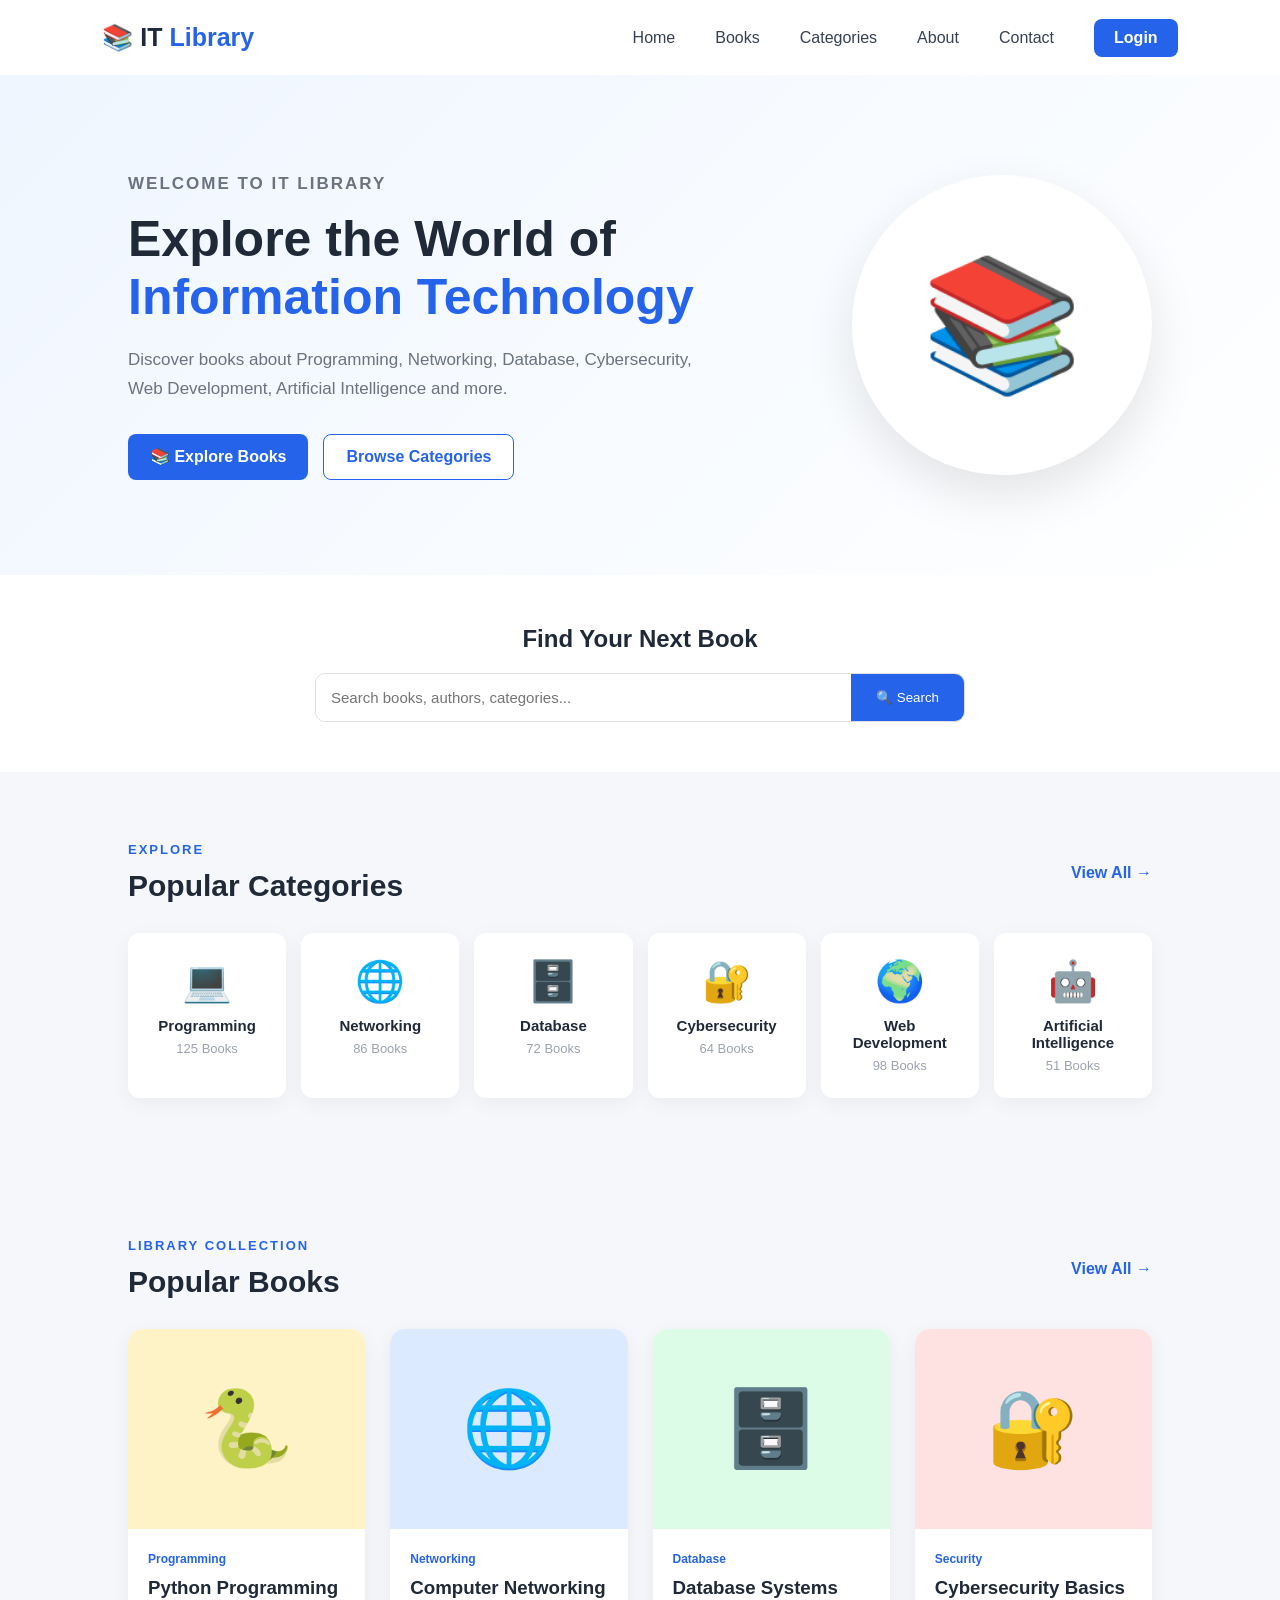
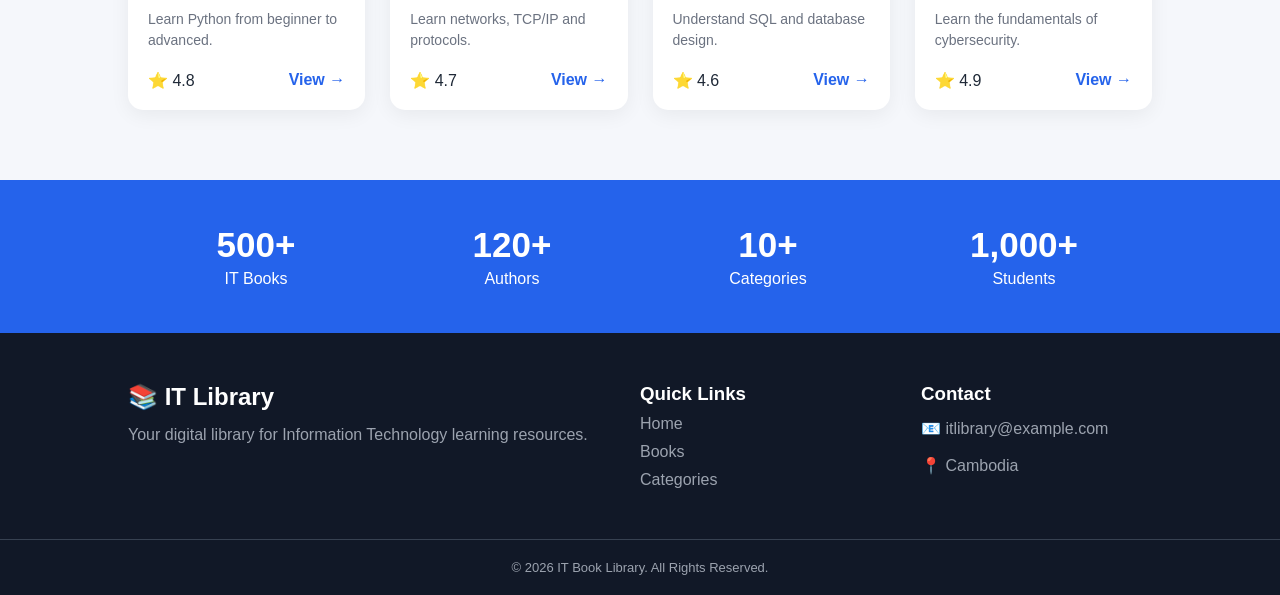
<file: index.html>
<!DOCTYPE html>
<html lang="en">
<head>
    <meta charset="UTF-8">
    <meta name="viewport" content="width=device-width, initial-scale=1.0">
    <title>IT Book Library</title>
<link rel="stylesheet" href="css/style.css">
</head>

<body>

    <!-- Navigation -->
    <nav class="navbar">

        <div class="logo">
            📚 IT <span>Library</span>
        </div>

        <div class="nav-links">
            <a href="index.html">Home</a>
            <a href="books.html">Books</a>
            <a href="categories.html">Categories</a>
            <a href="about.html">About</a>
            <a href="contact.html">Contact</a>
            <a href="login.html" class="login-btn"><span  style="color: white;"><b>Login</b></span></a>
        </div>

    </nav>


    <!-- Hero Section -->
    <section class="hero">

        <div class="hero-text">

            <p class="small-title">WELCOME TO IT LIBRARY</p>

            <h1>
                Explore the World of
                <span>Information Technology</span>
            </h1>

            <p>
                Discover books about Programming, Networking,
                Database, Cybersecurity, Web Development,
                Artificial Intelligence and more.
            </p>

            <div class="hero-buttons">
                <a href="books.html" class="primary-btn">
                    📚 Explore Books
                </a>

                <a href="categories.html" class="secondary-btn">
                    Browse Categories
                </a>
            </div>

        </div>

        <div class="hero-image">
            📚
        </div>

    </section>


    <!-- Search -->
    <section class="search-section">

        <h2>Find Your Next Book</h2>

        <div class="search-box">
            <input
                type="text"
                placeholder="Search books, authors, categories..."
            >

            <button>🔍 Search</button>
        </div>

    </section>


    <!-- Categories -->
    <section class="section">

        <div class="section-title">
            <div>
                <p class="small-title">EXPLORE</p>
                <h2>Popular Categories</h2>
            </div>

            <a href="categories.html">View All →</a>
        </div>


        <div class="category-grid">

            <div class="category-card">
                <div class="category-icon">💻</div>
                <h3>Programming</h3>
                <p>125 Books</p>
            </div>

            <div class="category-card">
                <div class="category-icon">🌐</div>
                <h3>Networking</h3>
                <p>86 Books</p>
            </div>

            <div class="category-card">
                <div class="category-icon">🗄️</div>
                <h3>Database</h3>
                <p>72 Books</p>
            </div>

            <div class="category-card">
                <div class="category-icon">🔐</div>
                <h3>Cybersecurity</h3>
                <p>64 Books</p>
            </div>

            <div class="category-card">
                <div class="category-icon">🌍</div>
                <h3>Web Development</h3>
                <p>98 Books</p>
            </div>

            <div class="category-card">
                <div class="category-icon">🤖</div>
                <h3>Artificial Intelligence</h3>
                <p>51 Books</p>
            </div>

        </div>

    </section>


    <!-- Popular Books -->
    <section class="section books-section">

        <div class="section-title">

            <div>
                <p class="small-title">LIBRARY COLLECTION</p>
                <h2>Popular Books</h2>
            </div>

            <a href="books.html">View All →</a>

        </div>


        <div class="book-grid">

            <!-- Book 1 -->
            <div class="book-card">

                <div class="book-cover python">
                    🐍
                </div>

                <div class="book-info">

                    <span class="book-category">
                        Programming
                    </span>

                    <h3>Python Programming</h3>

                    <p>Learn Python from beginner to advanced.</p>

                    <div class="book-bottom">

                        <span>⭐ 4.8</span>

                        <a href="python-programming.html">
                            View →
                        </a>

                    </div>

                </div>

            </div>


            <!-- Book 2 -->
            <div class="book-card">

                <div class="book-cover network">
                    🌐
                </div>

                <div class="book-info">

                    <span class="book-category">
                        Networking
                    </span>

                    <h3>Computer Networking</h3>

                    <p>Learn networks, TCP/IP and protocols.</p>

                    <div class="book-bottom">

                        <span>⭐ 4.7</span>

                        <a href="computer-networking.html">
                            View →
                        </a>

                    </div>

                </div>

            </div>


            <!-- Book 3 -->
            <div class="book-card">

                <div class="book-cover database">
                    🗄️
                </div>

                <div class="book-info">

                    <span class="book-category">
                        Database
                    </span>

                    <h3>Database Systems</h3>

                    <p>Understand SQL and database design.</p>

                    <div class="book-bottom">

                        <span>⭐ 4.6</span>

                        <a href="database-systems.html">
                            View →
                        </a>

                    </div>

                </div>

            </div>


            <!-- Book 4 -->
            <div class="book-card">

                <div class="book-cover security">
                    🔐
                </div>

                <div class="book-info">

                    <span class="book-category">
                        Security
                    </span>

                    <h3>Cybersecurity Basics</h3>

                    <p>Learn the fundamentals of cybersecurity.</p>

                    <div class="book-bottom">

                        <span>⭐ 4.9</span>

                        <a href="cybersecurity.html">
                            View →
                        </a>

                    </div>

                </div>

            </div>

        </div>

    </section>


    <!-- Statistics -->
    <section class="statistics">

        <div>
            <h2>500+</h2>
            <p>IT Books</p>
        </div>

        <div>
            <h2>120+</h2>
            <p>Authors</p>
        </div>

        <div>
            <h2>10+</h2>
            <p>Categories</p>
        </div>

        <div>
            <h2>1,000+</h2>
            <p>Students</p>
        </div>

    </section>


    <!-- Footer -->
    <footer>

        <div>
            <h2>📚 IT Library</h2>

            <p>
                Your digital library for Information Technology
                learning resources.
            </p>
        </div>

        <div>
            <h3>Quick Links</h3>
            <a href="index.html">Home</a>
            <a href="books.html">Books</a>
            <a href="categories.html">Categories</a>
        </div>

        <div>
            <h3>Contact</h3>
            <p>📧 itlibrary@example.com</p>
            <p>📍 Cambodia</p>
        </div>

    </footer>


    <div class="copyright">
        © 2026 IT Book Library. All Rights Reserved.
    </div>

</body>
</html>
</file>
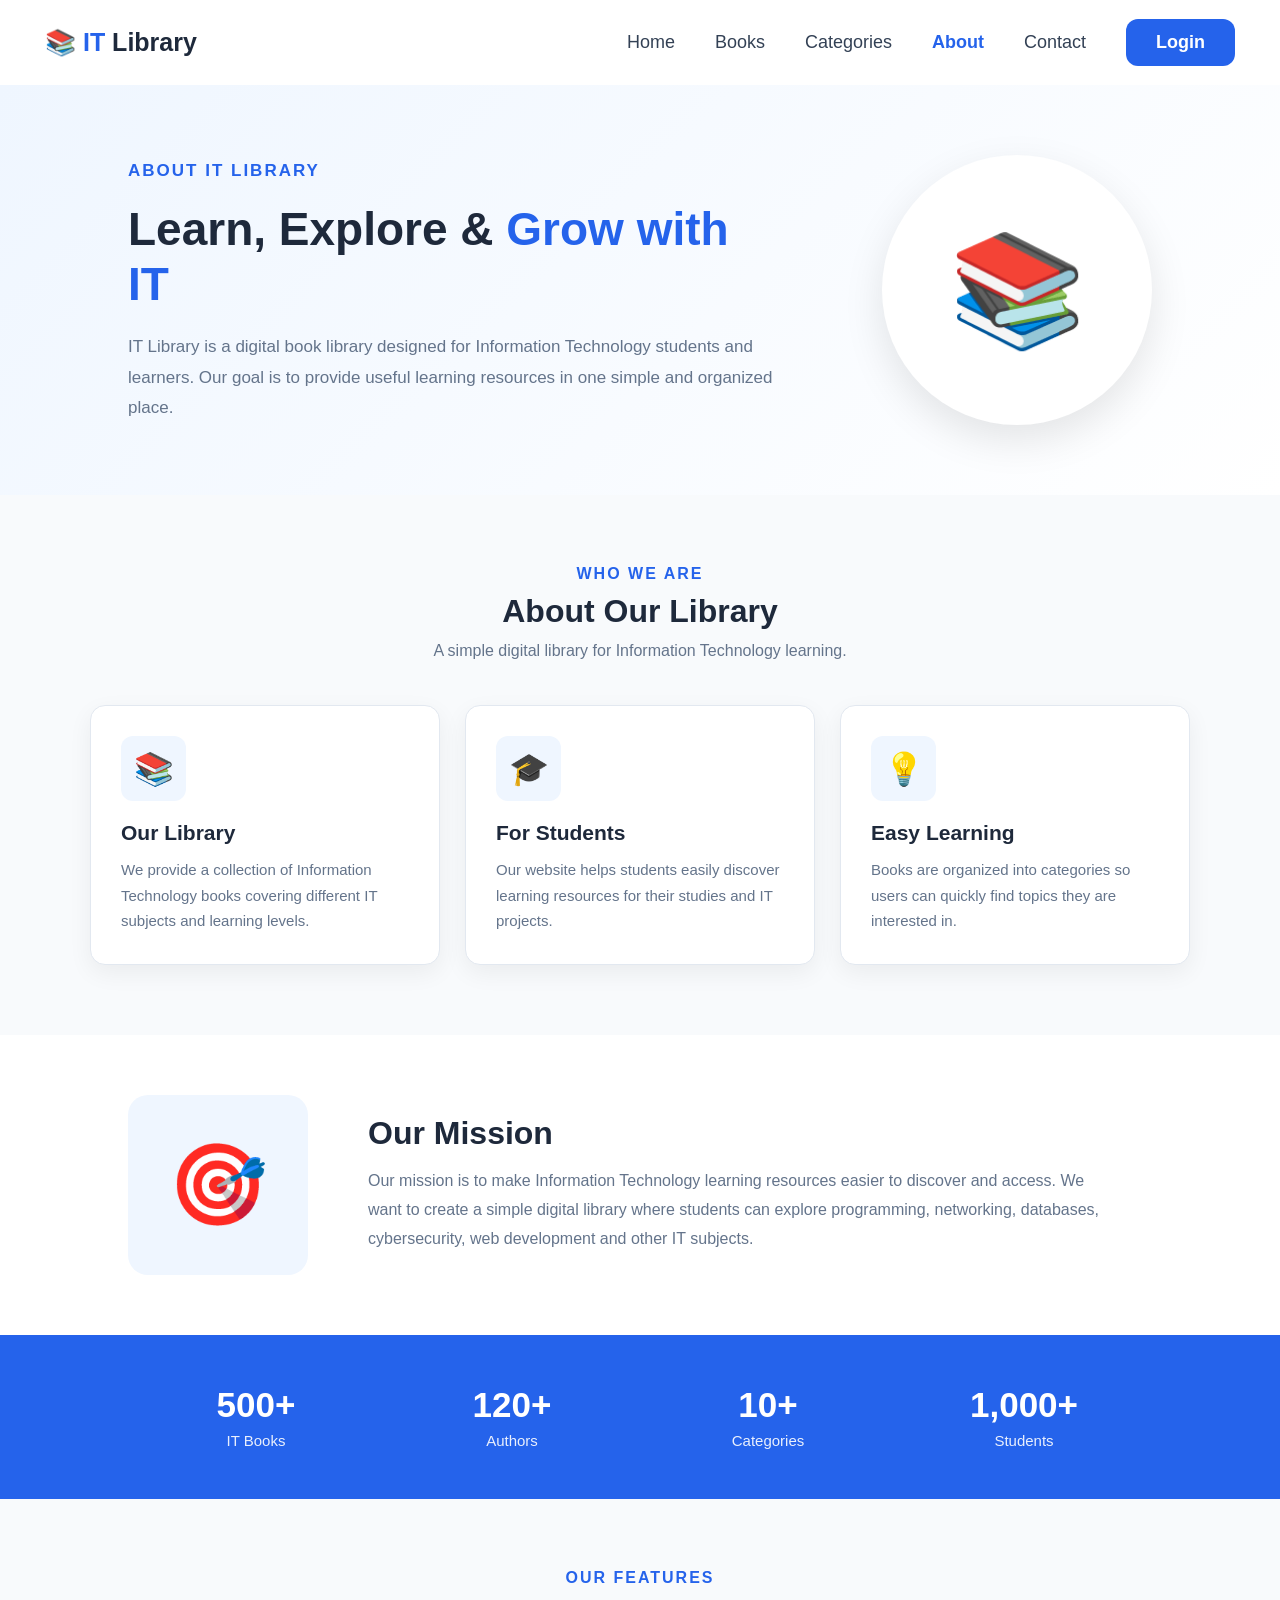
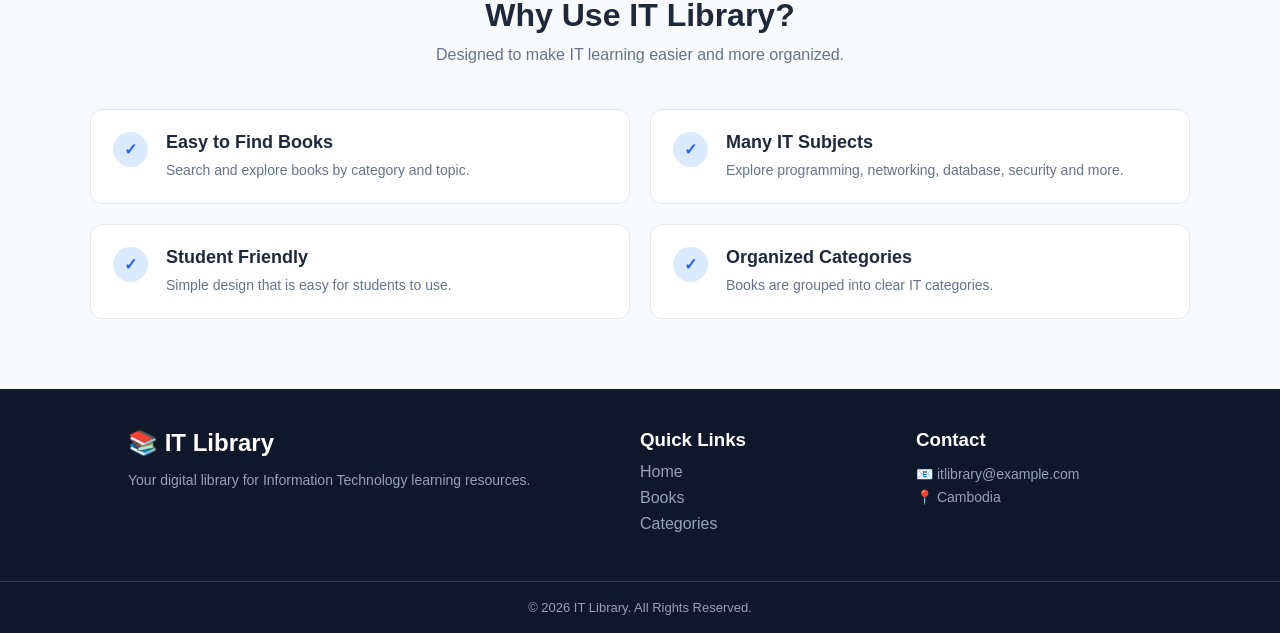
<file: about.html>
<!DOCTYPE html>
<html lang="en">

<head>

    <meta charset="UTF-8">

    <meta name="viewport"
          content="width=device-width, initial-scale=1.0">

    <title>About - IT Library</title>


    <style>

        * {
            margin: 0;
            padding: 0;
            box-sizing: border-box;
        }


        body {
            font-family: Arial, sans-serif;
            background: #f8fafc;
            color: #1e293b;
        }


        /* ================= NAVBAR ================= */

        .navbar {

            height: 85px;

            background: white;

            display: flex;

            align-items: center;

            justify-content: space-between;

            padding: 0 45px;

            box-shadow:
                0 2px 10px rgba(0,0,0,0.08);
        }


        .logo {

            font-size: 25px;

            font-weight: bold;

            color: #2563eb;
        }


        .logo span {

            color: #1e293b;
        }


        .nav-links {

            display: flex;

            gap: 35px;
        }


        .nav-links a {

            text-decoration: none;

            color: #334155;

            font-size: 18px;

            transition: 0.3s;
        }


        .nav-links a:hover {

            color: #2563eb;
        }


        .nav-links .active {

            color: #2563eb;

            font-weight: bold;
        }


        .login-btn {

            border: none;

            background: #2563eb;

            color: white;

            padding: 13px 30px;

            border-radius: 12px;

            font-size: 17px;

            cursor: pointer;
        }


        /* ================= HERO ================= */

        .about-hero {

            min-height: 400px;

            padding: 70px 10%;

            display: flex;

            align-items: center;

            justify-content: space-between;

            gap: 50px;

            background:
                linear-gradient(
                    135deg,
                    #eff6ff,
                    #ffffff
                );
        }


        .about-text {

            max-width: 650px;
        }


        .about-text .small-title {

            color: #2563eb;

            font-weight: bold;

            letter-spacing: 2px;

            margin-bottom: 15px;
        }


        .about-text h1 {

            font-size: 46px;

            line-height: 1.2;

            margin-bottom: 20px;
        }


        .about-text h1 span {

            color: #2563eb;
        }


        .about-text p {

            color: #64748b;

            font-size: 17px;

            line-height: 1.8;
        }


        .about-icon {

            width: 270px;

            height: 270px;

            border-radius: 50%;

            background: white;

            display: flex;

            align-items: center;

            justify-content: center;

            font-size: 110px;

            box-shadow:
                0 15px 40px rgba(0,0,0,0.10);
        }


        /* ================= ABOUT SECTION ================= */

        .about-section {

            max-width: 1150px;

            margin: auto;

            padding: 70px 25px;
        }


        .section-title {

            text-align: center;

            margin-bottom: 45px;
        }


        .section-title .small-title {

            color: #2563eb;

            font-weight: bold;

            letter-spacing: 2px;

            margin-bottom: 10px;
        }


        .section-title h2 {

            font-size: 32px;

            margin-bottom: 12px;
        }


        .section-title p {

            color: #64748b;

            font-size: 16px;
        }


        /* ================= INFORMATION CARDS ================= */

        .info-grid {

            display: grid;

            grid-template-columns:
                repeat(3, 1fr);

            gap: 25px;
        }


        .info-card {

            background: white;

            padding: 30px;

            border-radius: 15px;

            border: 1px solid #e2e8f0;

            box-shadow:
                0 8px 25px rgba(0,0,0,0.06);

            transition: 0.3s;
        }


        .info-card:hover {

            transform: translateY(-7px);

            box-shadow:
                0 15px 35px rgba(0,0,0,0.10);
        }


        .info-icon {

            width: 65px;

            height: 65px;

            display: flex;

            align-items: center;

            justify-content: center;

            background: #eff6ff;

            border-radius: 12px;

            font-size: 32px;

            margin-bottom: 20px;
        }


        .info-card h3 {

            font-size: 21px;

            margin-bottom: 12px;
        }


        .info-card p {

            color: #64748b;

            line-height: 1.7;

            font-size: 15px;
        }


        /* ================= MISSION ================= */

        .mission {

            background: white;

            padding: 60px 10%;

            display: flex;

            align-items: center;

            gap: 60px;
        }


        .mission-icon {

            min-width: 180px;

            height: 180px;

            border-radius: 20px;

            background: #eff6ff;

            display: flex;

            align-items: center;

            justify-content: center;

            font-size: 80px;
        }


        .mission-text h2 {

            font-size: 32px;

            margin-bottom: 15px;
        }


        .mission-text p {

            color: #64748b;

            line-height: 1.8;

            font-size: 16px;

            max-width: 750px;
        }


        /* ================= STATISTICS ================= */

        .statistics {

            background: #2563eb;

            color: white;

            padding: 50px 10%;

            display: grid;

            grid-template-columns:
                repeat(4, 1fr);

            text-align: center;
        }


        .statistics h2 {

            font-size: 35px;

            margin-bottom: 7px;
        }


        .statistics p {

            font-size: 15px;

            opacity: 0.9;
        }


        /* ================= WHY US ================= */

        .why-section {

            max-width: 1150px;

            margin: auto;

            padding: 70px 25px;
        }


        .why-grid {

            display: grid;

            grid-template-columns:
                repeat(2, 1fr);

            gap: 20px;
        }


        .why-item {

            background: white;

            padding: 22px;

            border-radius: 12px;

            border: 1px solid #e2e8f0;

            display: flex;

            gap: 18px;

            align-items: flex-start;
        }


        .check {

            width: 35px;

            height: 35px;

            min-width: 35px;

            border-radius: 50%;

            background: #dbeafe;

            color: #2563eb;

            display: flex;

            align-items: center;

            justify-content: center;

            font-weight: bold;
        }


        .why-item h3 {

            margin-bottom: 7px;

            font-size: 18px;
        }


        .why-item p {

            color: #64748b;

            line-height: 1.5;

            font-size: 14px;
        }


        /* ================= FOOTER ================= */

        .footer {

            background: #0f172a;

            color: white;

            padding: 40px 10%;

            display: grid;

            grid-template-columns:
                2fr 1fr 1fr;

            gap: 40px;
        }


        .footer h2 {

            color: white;

            margin-bottom: 12px;
        }


        .footer h3 {

            margin-bottom: 12px;
        }


        .footer p {

            color: #94a3b8;

            line-height: 1.7;

            font-size: 14px;
        }


        .footer a {

            display: block;

            color: #94a3b8;

            text-decoration: none;

            margin-bottom: 8px;
        }


        .footer a:hover {

            color: white;
        }


        .copyright {

            background: #0f172a;

            border-top: 1px solid #334155;

            color: #94a3b8;

            text-align: center;

            padding: 18px;

            font-size: 13px;
        }


        /* ================= RESPONSIVE ================= */

        @media (max-width: 900px) {

            .about-hero {

                flex-direction: column;

                text-align: center;
            }


            .info-grid {

                grid-template-columns:
                    repeat(2, 1fr);
            }


            .statistics {

                grid-template-columns:
                    repeat(2, 1fr);

                gap: 30px;
            }


            .mission {

                flex-direction: column;

                text-align: center;
            }


            .footer {

                grid-template-columns: 1fr 1fr;
            }
        }


        @media (max-width: 650px) {

            .navbar {

                padding: 0 20px;
            }


            .nav-links {

                display: none;
            }


            .about-text h1 {

                font-size: 35px;
            }


            .info-grid {

                grid-template-columns: 1fr;
            }


            .why-grid {

                grid-template-columns: 1fr;
            }


            .statistics {

                grid-template-columns: 1fr;
            }


            .footer {

                grid-template-columns: 1fr;
            }
        }
        .nav-links {
            margin-left: auto;
            display: flex;
            align-items: center;
            gap: 40px;
            white-space: nowrap;
        }


    </style>

</head>


<body>


    <!-- ================= NAVIGATION ================= -->

    <nav class="navbar">


        <div class="logo">

            📚 IT <span>Library</span>

        </div>


        <div class="nav-links">


            <a href="index.html">
                Home
            </a>


            <a href="books.html">
                Books
            </a>


            <a href="categories.html">
                Categories
            </a>


            <a href="about.html"
               class="active">

                About

            </a>


            <a href="contact.html">
                Contact
            </a>

            <a href="login.html" class="login-btn"><span  style="color: white;"><b>Login</b></span></a>


        </div>



    </nav>



    <!-- ================= HERO ================= -->

    <section class="about-hero">


        <div class="about-text">


            <p class="small-title">

                ABOUT IT LIBRARY

            </p>


            <h1>

                Learn, Explore &
                <span>Grow with IT</span>

            </h1>


            <p>

                IT Library is a digital book library
                designed for Information Technology
                students and learners. Our goal is to
                provide useful learning resources in
                one simple and organized place.

            </p>


        </div>


        <div class="about-icon">

            📚

        </div>


    </section>



    <!-- ================= ABOUT US ================= -->

    <section class="about-section">


        <div class="section-title">


            <p class="small-title">

                WHO WE ARE

            </p>


            <h2>

                About Our Library

            </h2>


            <p>

                A simple digital library for
                Information Technology learning.

            </p>


        </div>



        <div class="info-grid">


            <!-- Card 1 -->

            <div class="info-card">


                <div class="info-icon">

                    📚

                </div>


                <h3>

                    Our Library

                </h3>


                <p>

                    We provide a collection of
                    Information Technology books
                    covering different IT subjects
                    and learning levels.

                </p>


            </div>



            <!-- Card 2 -->

            <div class="info-card">


                <div class="info-icon">

                    🎓

                </div>


                <h3>

                    For Students

                </h3>


                <p>

                    Our website helps students
                    easily discover learning
                    resources for their studies
                    and IT projects.

                </p>


            </div>



            <!-- Card 3 -->

            <div class="info-card">


                <div class="info-icon">

                    💡

                </div>


                <h3>

                    Easy Learning

                </h3>


                <p>

                    Books are organized into
                    categories so users can quickly
                    find topics they are interested in.

                </p>


            </div>


        </div>

    </section>



    <!-- ================= MISSION ================= -->

    <section class="mission">


        <div class="mission-icon">

            🎯

        </div>


        <div class="mission-text">


            <h2>

                Our Mission

            </h2>


            <p>

                Our mission is to make Information
                Technology learning resources easier
                to discover and access. We want to
                create a simple digital library where
                students can explore programming,
                networking, databases, cybersecurity,
                web development and other IT subjects.

            </p>


        </div>


    </section>



    <!-- ================= STATISTICS ================= -->

    <section class="statistics">


        <div>

            <h2>500+</h2>

            <p>IT Books</p>

        </div>


        <div>

            <h2>120+</h2>

            <p>Authors</p>

        </div>


        <div>

            <h2>10+</h2>

            <p>Categories</p>

        </div>


        <div>

            <h2>1,000+</h2>

            <p>Students</p>

        </div>


    </section>



    <!-- ================= WHY IT LIBRARY ================= -->

    <section class="why-section">


        <div class="section-title">


            <p class="small-title">

                OUR FEATURES

            </p>


            <h2>

                Why Use IT Library?

            </h2>


            <p>

                Designed to make IT learning
                easier and more organized.

            </p>


        </div>



        <div class="why-grid">


            <div class="why-item">

                <div class="check">
                    ✓
                </div>

                <div>

                    <h3>
                        Easy to Find Books
                    </h3>

                    <p>
                        Search and explore books
                        by category and topic.
                    </p>

                </div>

            </div>



            <div class="why-item">

                <div class="check">
                    ✓
                </div>

                <div>

                    <h3>
                        Many IT Subjects
                    </h3>

                    <p>
                        Explore programming,
                        networking, database,
                        security and more.
                    </p>

                </div>

            </div>



            <div class="why-item">

                <div class="check">
                    ✓
                </div>

                <div>

                    <h3>
                        Student Friendly
                    </h3>

                    <p>
                        Simple design that is
                        easy for students to use.
                    </p>

                </div>

            </div>



            <div class="why-item">

                <div class="check">
                    ✓
                </div>

                <div>

                    <h3>
                        Organized Categories
                    </h3>

                    <p>
                        Books are grouped into
                        clear IT categories.
                    </p>

                </div>

            </div>


        </div>

    </section>



    <!-- ================= FOOTER ================= -->

    <footer class="footer">


        <div>

            <h2>
                📚 IT Library
            </h2>

            <p>
                Your digital library for
                Information Technology
                learning resources.
            </p>

        </div>


        <div>

            <h3>
                Quick Links
            </h3>

            <a href="index.html">
                Home
            </a>

            <a href="books.html">
                Books
            </a>

            <a href="categories.html">
                Categories
            </a>

        </div>


        <div>

            <h3>
                Contact
            </h3>

            <p>
                📧 itlibrary@example.com
            </p>

            <p>
                📍 Cambodia
            </p>

        </div>


    </footer>


    <div class="copyright">

        © 2026 IT Library.
        All Rights Reserved.

    </div>


</body>

</html>
</file>
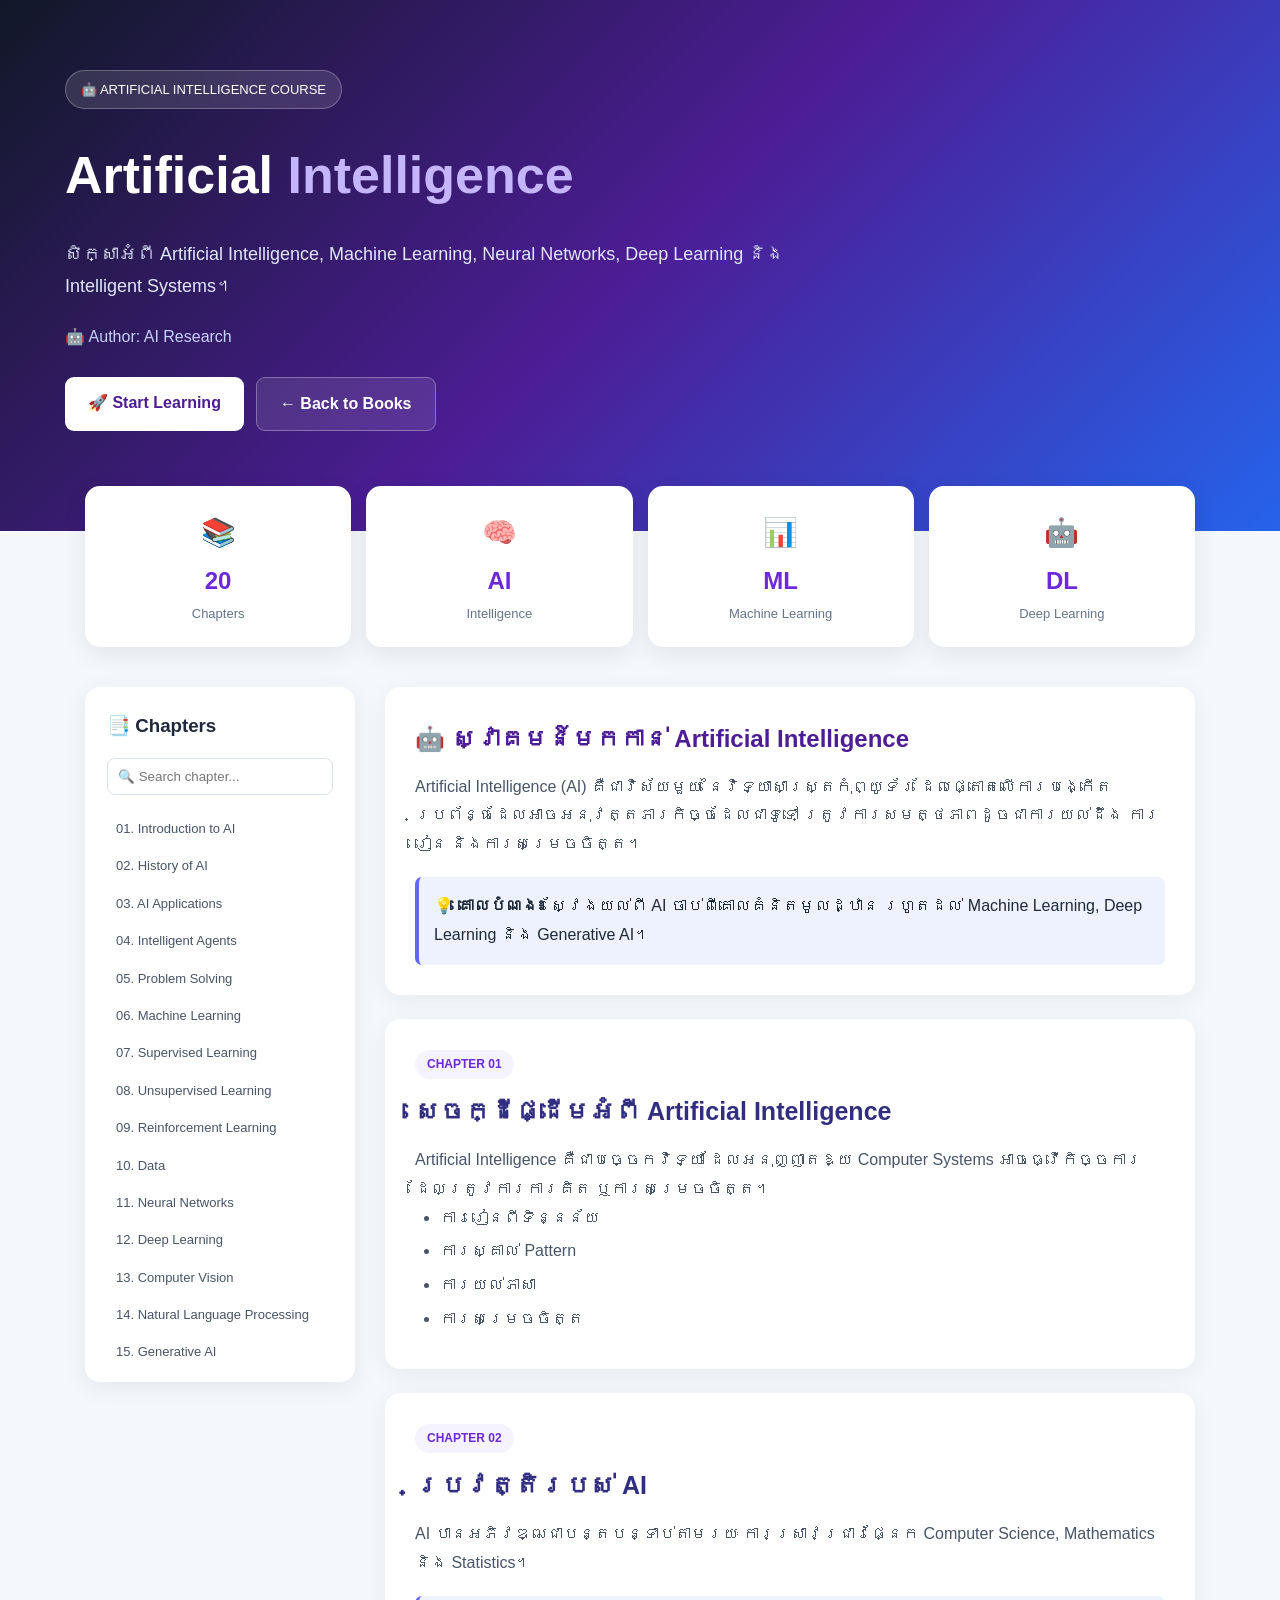
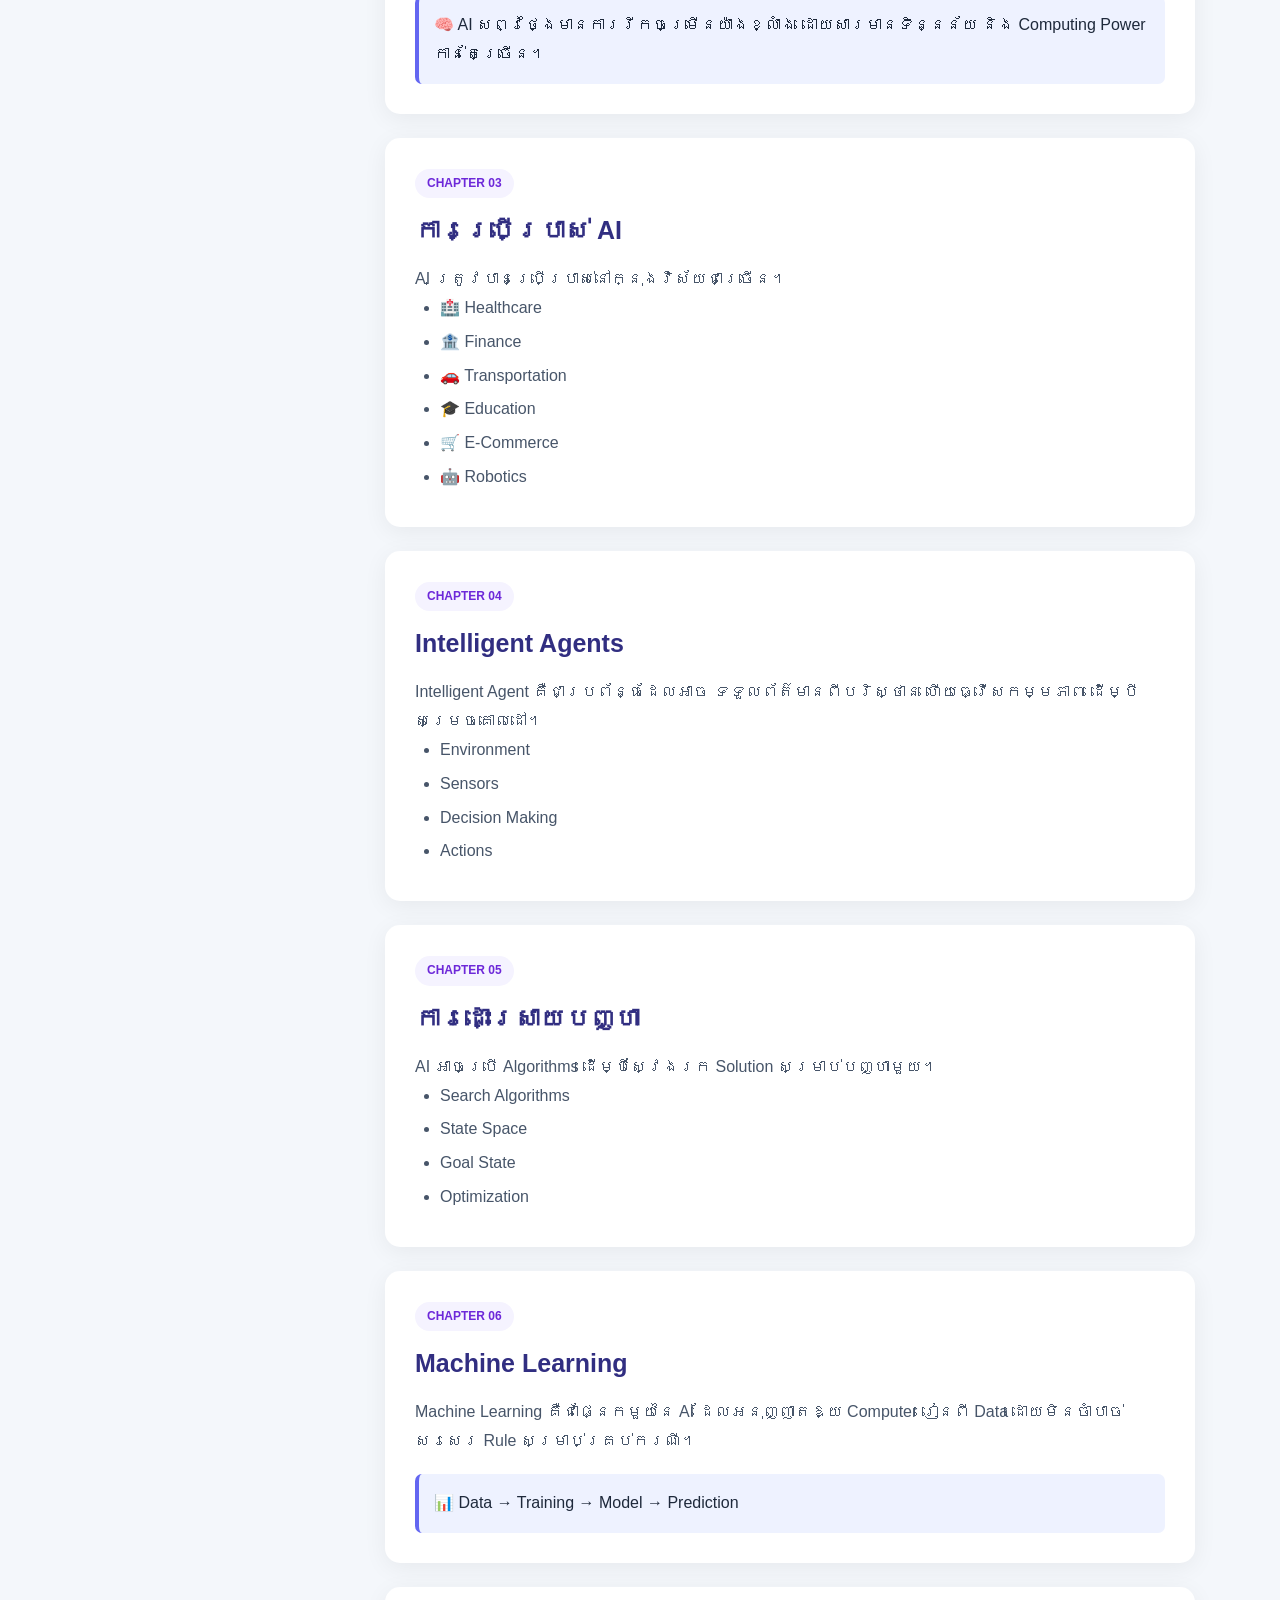
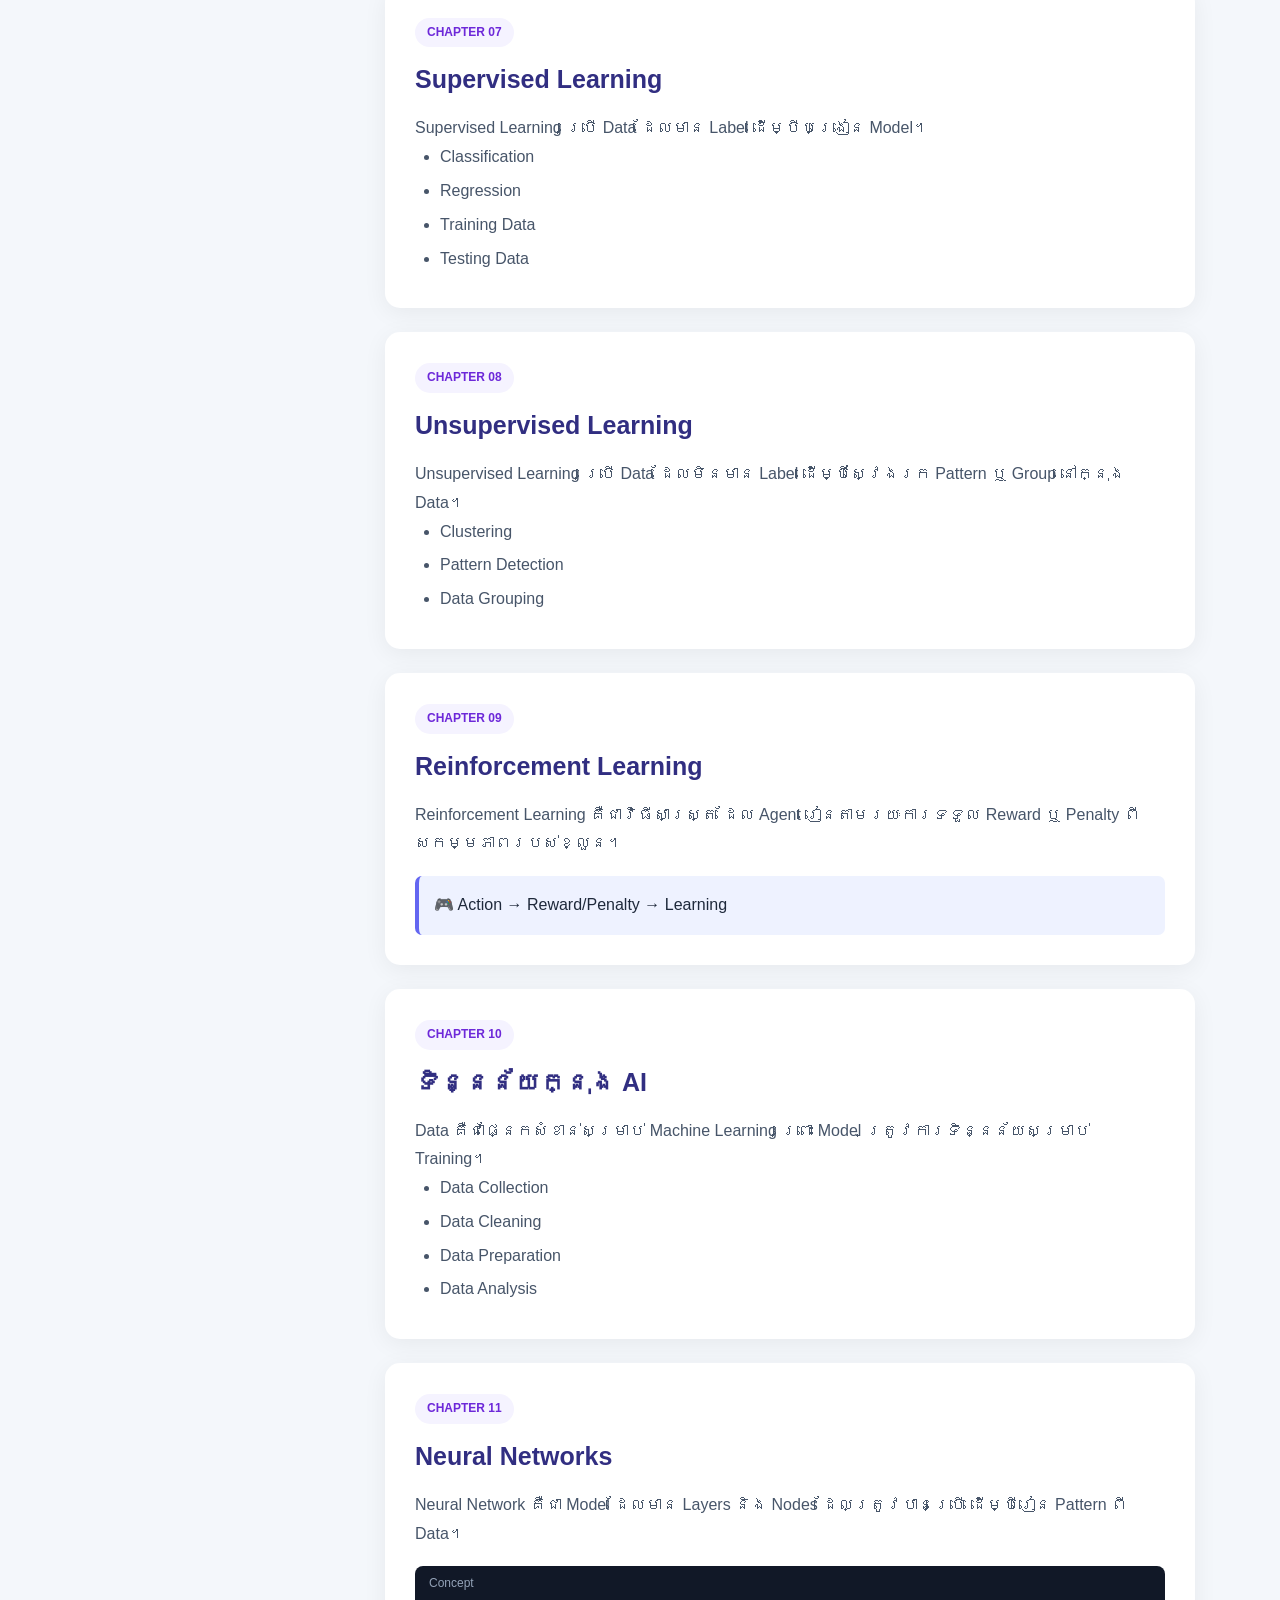
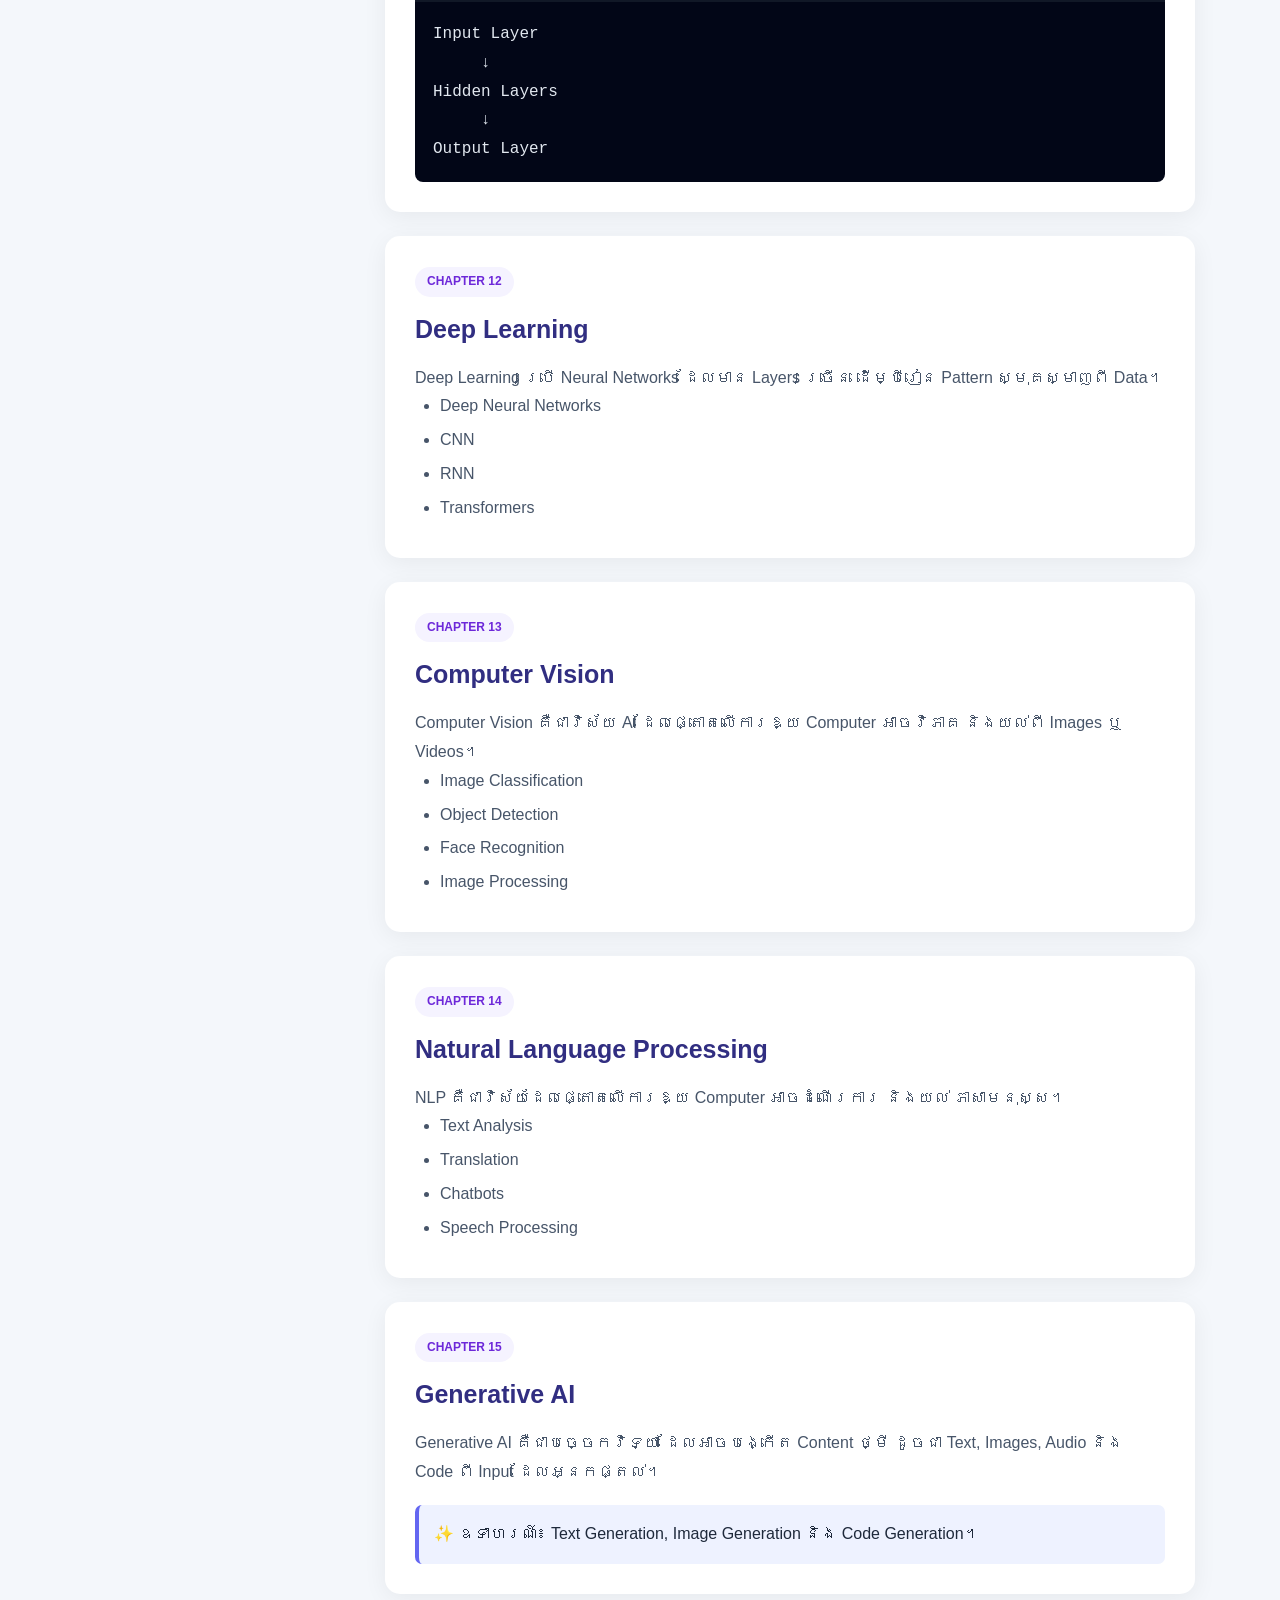
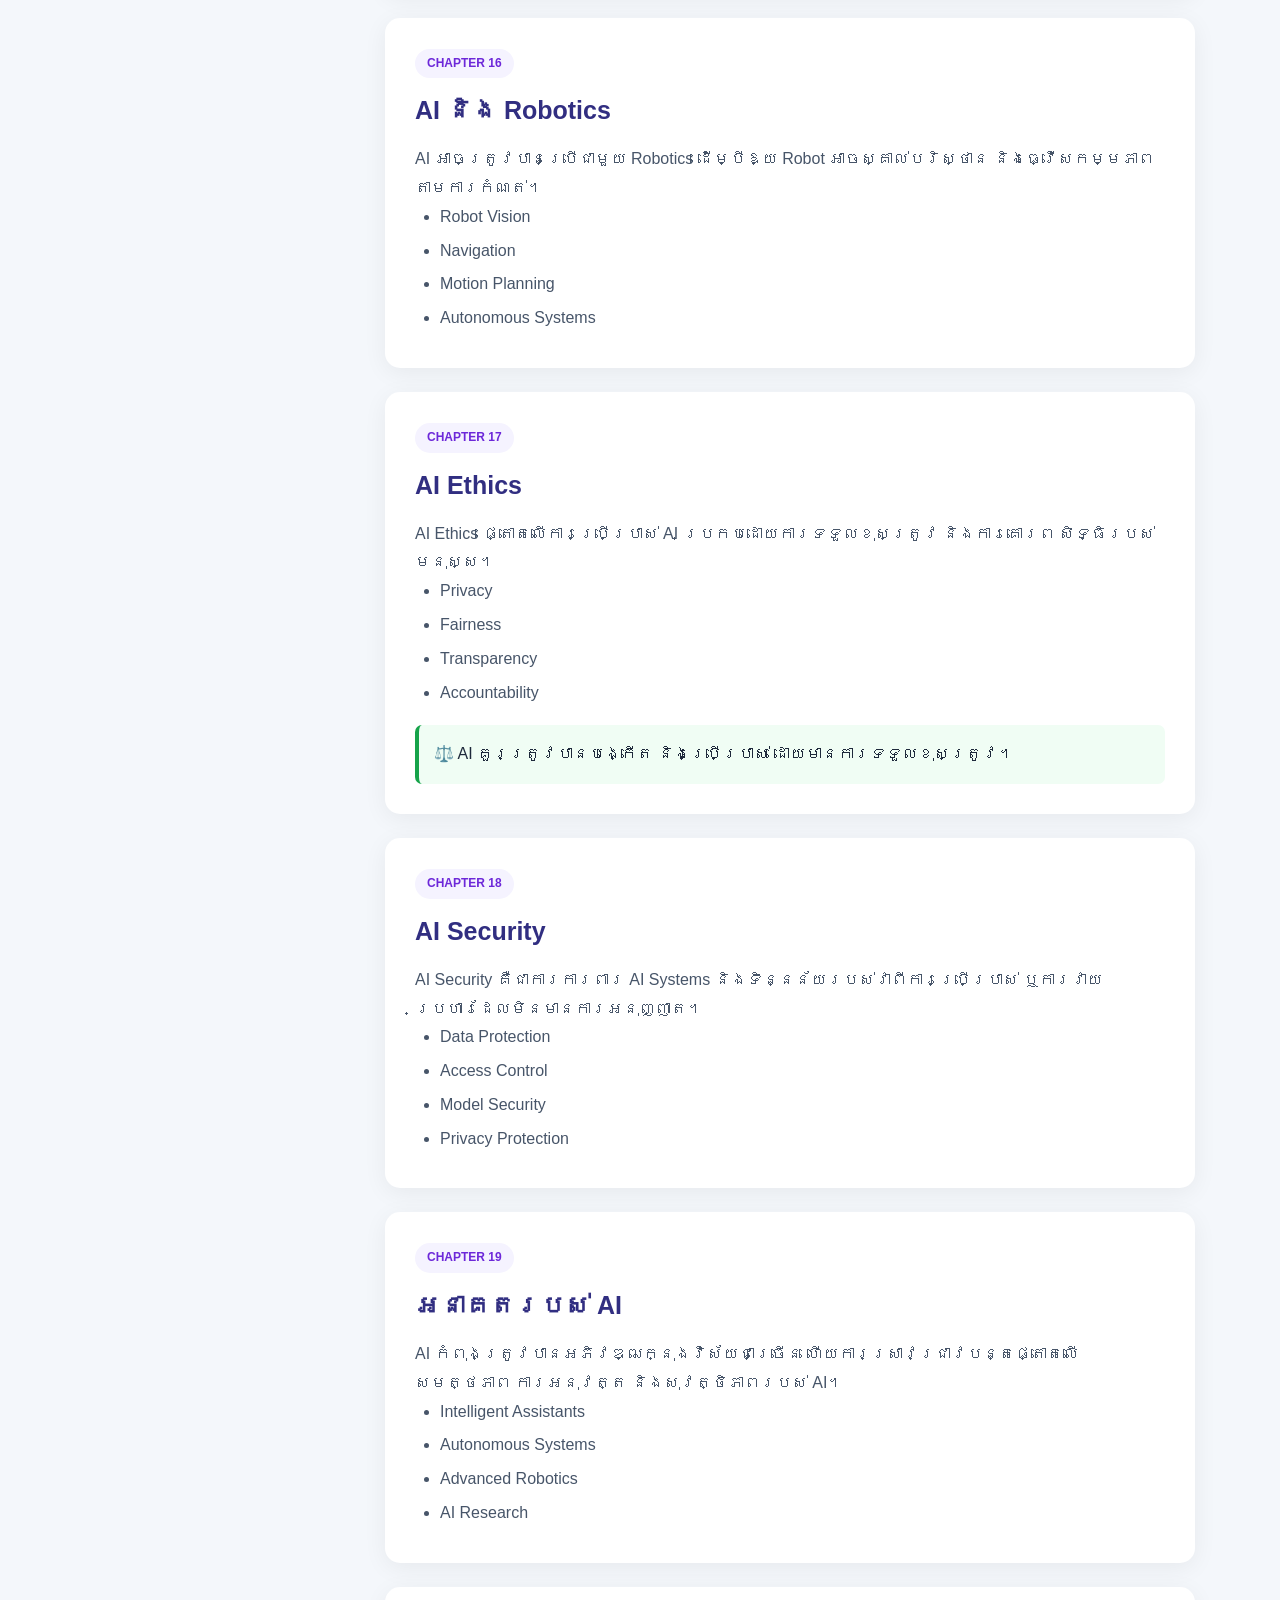
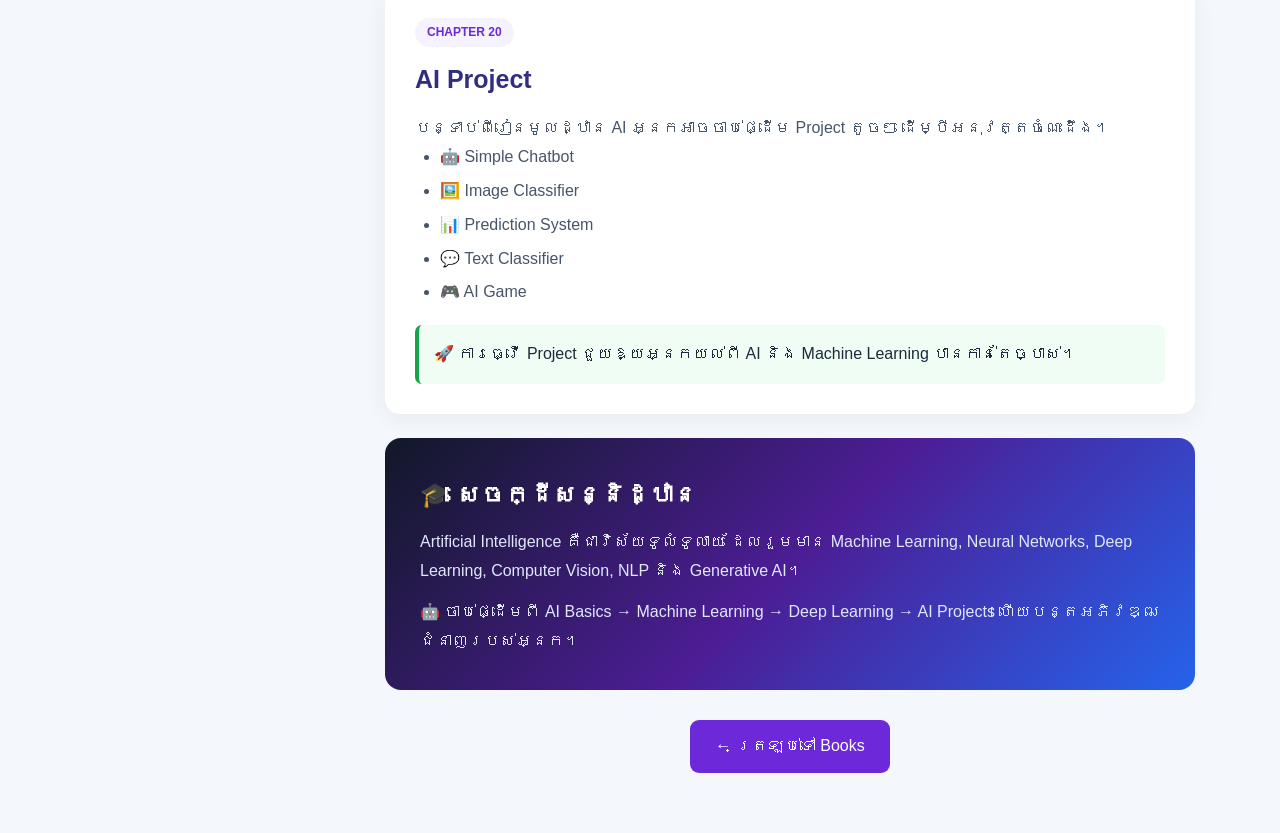
<file: artificial-intelligence.html>
<!DOCTYPE html>
<html lang="km">
<head>
    <meta charset="UTF-8">
    <meta name="viewport" content="width=device-width, initial-scale=1.0">

    <title>Artificial Intelligence | AI Research</title>

    <style>
        * {
            box-sizing: border-box;
            margin: 0;
            padding: 0;
        }

        html {
            scroll-behavior: smooth;
        }

        body {
            font-family: Arial, "Khmer OS Battambang",
                         "Noto Sans Khmer", sans-serif;
            background: #f4f7fb;
            color: #1e293b;
            line-height: 1.8;
        }

        /* Reading Progress */
        #progress {
            position: fixed;
            top: 0;
            left: 0;
            height: 5px;
            width: 0%;
            background: linear-gradient(
                90deg,
                #7c3aed,
                #2563eb,
                #06b6d4
            );
            z-index: 9999;
        }

        /* Hero */
        .hero {
            background: linear-gradient(
                135deg,
                #111827,
                #4c1d95,
                #2563eb
            );
            color: white;
            padding: 70px 20px 100px;
        }

        .hero-content {
            max-width: 1150px;
            margin: auto;
        }

        .badge {
            display: inline-block;
            padding: 7px 15px;
            border-radius: 30px;
            background: rgba(255,255,255,.12);
            border: 1px solid rgba(255,255,255,.25);
            font-size: 13px;
            margin-bottom: 20px;
        }

        .hero h1 {
            font-size: 52px;
            margin-bottom: 15px;
        }

        .hero h1 span {
            color: #c4b5fd;
        }

        .hero p {
            max-width: 800px;
            color: #e0e7ff;
            font-size: 18px;
            margin-bottom: 20px;
        }

        .author {
            color: #c7d2fe;
            margin-bottom: 25px;
        }

        .buttons {
            display: flex;
            gap: 12px;
            flex-wrap: wrap;
        }

        .btn {
            text-decoration: none;
            padding: 12px 23px;
            border-radius: 9px;
            font-weight: bold;
        }

        .btn-main {
            background: white;
            color: #4c1d95;
        }

        .btn-back {
            color: white;
            background: rgba(255,255,255,.1);
            border: 1px solid rgba(255,255,255,.3);
        }

        /* Stats */
        .stats {
            max-width: 1150px;
            margin: -45px auto 40px;
            padding: 0 20px;

            display: grid;
            grid-template-columns: repeat(4, 1fr);
            gap: 15px;
        }

        .stat {
            background: white;
            padding: 22px;
            border-radius: 15px;
            text-align: center;

            box-shadow: 0 7px 25px rgba(0,0,0,.08);
        }

        .stat-icon {
            font-size: 28px;
        }

        .stat-number {
            color: #6d28d9;
            font-size: 24px;
            font-weight: bold;
        }

        .stat-label {
            color: #64748b;
            font-size: 13px;
        }

        /* Main Layout */
        .layout {
            max-width: 1150px;
            margin: auto;
            padding: 0 20px 60px;

            display: grid;
            grid-template-columns: 270px 1fr;
            gap: 30px;
        }

        /* Sidebar */
        .sidebar {
            background: white;
            padding: 22px;
            border-radius: 15px;

            height: fit-content;
            position: sticky;
            top: 20px;

            box-shadow: 0 5px 25px rgba(0,0,0,.07);
        }

        .sidebar h3 {
            margin-bottom: 15px;
        }

        .search {
            width: 100%;
            padding: 10px;

            border: 1px solid #dbe3ee;
            border-radius: 8px;
            outline: none;

            margin-bottom: 15px;
        }

        .search:focus {
            border-color: #7c3aed;
        }

        .chapters {
            list-style: none;
            max-height: 550px;
            overflow-y: auto;
        }

        .chapters a {
            display: block;

            text-decoration: none;
            color: #475569;

            font-size: 13px;
            padding: 7px 9px;

            border-radius: 7px;
        }

        .chapters a:hover {
            color: #6d28d9;
            background: #f5f3ff;
        }

        /* Content */
        .intro,
        .chapter {
            background: white;
            border-radius: 15px;
            padding: 30px;
            margin-bottom: 24px;

            box-shadow: 0 5px 25px rgba(0,0,0,.06);
        }

        .intro h2 {
            color: #4c1d95;
            margin-bottom: 12px;
        }

        .intro p,
        .chapter p {
            color: #475569;
        }

        .chapter {
            scroll-margin-top: 20px;
        }

        .number {
            display: inline-block;

            color: #6d28d9;
            background: #f5f3ff;

            padding: 4px 12px;
            border-radius: 30px;

            font-size: 12px;
            font-weight: bold;

            margin-bottom: 10px;
        }

        .chapter h2 {
            color: #312e81;
            font-size: 25px;
            margin-bottom: 12px;
        }

        .chapter ul {
            padding-left: 25px;
            color: #475569;
        }

        .chapter li {
            margin-bottom: 5px;
        }

        /* Information boxes */
        .info {
            background: #eef2ff;
            border-left: 4px solid #6366f1;

            padding: 15px;
            margin-top: 18px;

            border-radius: 7px;
        }

        .tip {
            background: #f0fdf4;
            border-left: 4px solid #16a34a;

            padding: 15px;
            margin-top: 18px;

            border-radius: 7px;
        }

        /* Code */
        .code-title {
            margin-top: 18px;

            background: #111827;
            color: #94a3b8;

            padding: 7px 14px;

            border-radius: 8px 8px 0 0;

            font-size: 12px;
        }

        pre {
            background: #020617;
            color: #e2e8f0;

            padding: 18px;

            overflow-x: auto;

            border-radius: 0 0 8px 8px;

            font-family: Consolas, monospace;
        }

        code {
            background: #f5f3ff;
            color: #6d28d9;

            padding: 2px 5px;
            border-radius: 4px;
        }

        /* Conclusion */
        .conclusion {
            background: linear-gradient(
                135deg,
                #111827,
                #4c1d95,
                #2563eb
            );

            color: white;

            padding: 35px;
            border-radius: 16px;
        }

        .conclusion h2 {
            margin-bottom: 12px;
        }

        .conclusion p {
            color: #e0e7ff;
        }

        .back {
            text-align: center;
            margin-top: 30px;
        }

        .back a {
            display: inline-block;

            padding: 12px 25px;

            background: #6d28d9;
            color: white;

            text-decoration: none;
            border-radius: 9px;
        }

        /* Top Button */
        #top {
            display: none;

            position: fixed;
            right: 25px;
            bottom: 25px;

            width: 45px;
            height: 45px;

            border: none;
            border-radius: 50%;

            background: #6d28d9;
            color: white;

            font-size: 20px;
            cursor: pointer;
        }

        @media(max-width: 900px) {

            .layout {
                grid-template-columns: 1fr;
            }

            .sidebar {
                position: relative;
            }

            .stats {
                grid-template-columns: repeat(2, 1fr);
            }

            .hero h1 {
                font-size: 40px;
            }
        }

        @media(max-width: 600px) {

            .hero h1 {
                font-size: 32px;
            }

            .chapter,
            .intro {
                padding: 22px;
            }
        }
    </style>
</head>


<body>

<div id="progress"></div>


<!-- HERO -->
<header class="hero">

    <div class="hero-content">

        <div class="badge">
            🤖 ARTIFICIAL INTELLIGENCE COURSE
        </div>

        <h1>
            Artificial <span>Intelligence</span>
        </h1>

        <p>
            សិក្សាអំពី Artificial Intelligence,
            Machine Learning, Neural Networks,
            Deep Learning និង Intelligent Systems។
        </p>

        <div class="author">
            🤖 Author: AI Research
        </div>

        <div class="buttons">

            <a href="#chapter-1" class="btn btn-main">
                🚀 Start Learning
            </a>

            <a href="books.html" class="btn btn-back">
                ← Back to Books
            </a>

        </div>

    </div>

</header>


<!-- STATS -->
<div class="stats">

    <div class="stat">
        <div class="stat-icon">📚</div>
        <div class="stat-number">20</div>
        <div class="stat-label">Chapters</div>
    </div>

    <div class="stat">
        <div class="stat-icon">🧠</div>
        <div class="stat-number">AI</div>
        <div class="stat-label">Intelligence</div>
    </div>

    <div class="stat">
        <div class="stat-icon">📊</div>
        <div class="stat-number">ML</div>
        <div class="stat-label">Machine Learning</div>
    </div>

    <div class="stat">
        <div class="stat-icon">🤖</div>
        <div class="stat-number">DL</div>
        <div class="stat-label">Deep Learning</div>
    </div>

</div>


<div class="layout">


    <!-- SIDEBAR -->
    <aside class="sidebar">

        <h3>📑 Chapters</h3>

        <input
            type="text"
            id="search"
            class="search"
            placeholder="🔍 Search chapter..."
        >

        <ul class="chapters">

            <li><a href="#chapter-1">01. Introduction to AI</a></li>
            <li><a href="#chapter-2">02. History of AI</a></li>
            <li><a href="#chapter-3">03. AI Applications</a></li>
            <li><a href="#chapter-4">04. Intelligent Agents</a></li>
            <li><a href="#chapter-5">05. Problem Solving</a></li>
            <li><a href="#chapter-6">06. Machine Learning</a></li>
            <li><a href="#chapter-7">07. Supervised Learning</a></li>
            <li><a href="#chapter-8">08. Unsupervised Learning</a></li>
            <li><a href="#chapter-9">09. Reinforcement Learning</a></li>
            <li><a href="#chapter-10">10. Data</a></li>
            <li><a href="#chapter-11">11. Neural Networks</a></li>
            <li><a href="#chapter-12">12. Deep Learning</a></li>
            <li><a href="#chapter-13">13. Computer Vision</a></li>
            <li><a href="#chapter-14">14. Natural Language Processing</a></li>
            <li><a href="#chapter-15">15. Generative AI</a></li>
            <li><a href="#chapter-16">16. AI and Robotics</a></li>
            <li><a href="#chapter-17">17. AI Ethics</a></li>
            <li><a href="#chapter-18">18. AI Security</a></li>
            <li><a href="#chapter-19">19. Future of AI</a></li>
            <li><a href="#chapter-20">20. AI Project</a></li>

        </ul>

    </aside>


    <!-- CONTENT -->
    <main>


        <!-- INTRO -->
        <div class="intro">

            <h2>🤖 ស្វាគមន៍មកកាន់ Artificial Intelligence</h2>

            <p>
                Artificial Intelligence (AI) គឺជាវិស័យមួយ
                នៃវិទ្យាសាស្ត្រកុំព្យូទ័រ ដែលផ្តោតលើការបង្កើត
                ប្រព័ន្ធដែលអាចអនុវត្តភារកិច្ចដែលជាទូទៅ
                ត្រូវការសមត្ថភាពដូចជាការយល់ដឹង
                ការរៀន និងការសម្រេចចិត្ត។
            </p>

            <div class="info">
                💡 <strong>គោលបំណង៖</strong>
                ស្វែងយល់ពី AI ចាប់ពីគោលគំនិតមូលដ្ឋាន
                រហូតដល់ Machine Learning, Deep Learning
                និង Generative AI។
            </div>

        </div>


        <!-- CHAPTER 1 -->
        <section class="chapter" id="chapter-1">

            <span class="number">CHAPTER 01</span>

            <h2>សេចក្ដីផ្ដើមអំពី Artificial Intelligence</h2>

            <p>
                Artificial Intelligence គឺជាបច្ចេកវិទ្យា
                ដែលអនុញ្ញាតឱ្យ Computer Systems
                អាចធ្វើកិច្ចការដែលត្រូវការការគិត
                ឬការសម្រេចចិត្ត។
            </p>

            <ul>
                <li>ការរៀនពីទិន្នន័យ</li>
                <li>ការស្គាល់ Pattern</li>
                <li>ការយល់ភាសា</li>
                <li>ការសម្រេចចិត្ត</li>
            </ul>

        </section>


        <!-- CHAPTER 2 -->
        <section class="chapter" id="chapter-2">

            <span class="number">CHAPTER 02</span>

            <h2>ប្រវត្តិរបស់ AI</h2>

            <p>
                AI បានអភិវឌ្ឍជាបន្តបន្ទាប់តាមរយៈ
                ការស្រាវជ្រាវផ្នែក Computer Science,
                Mathematics និង Statistics។
            </p>

            <div class="info">
                🧠 AI សព្វថ្ងៃមានការរីកចម្រើនយ៉ាងខ្លាំង
                ដោយសារមានទិន្នន័យ និង Computing Power
                កាន់តែច្រើន។
            </div>

        </section>


        <!-- CHAPTER 3 -->
        <section class="chapter" id="chapter-3">

            <span class="number">CHAPTER 03</span>

            <h2>ការប្រើប្រាស់ AI</h2>

            <p>
                AI ត្រូវបានប្រើប្រាស់នៅក្នុងវិស័យជាច្រើន។
            </p>

            <ul>
                <li>🏥 Healthcare</li>
                <li>🏦 Finance</li>
                <li>🚗 Transportation</li>
                <li>🎓 Education</li>
                <li>🛒 E-Commerce</li>
                <li>🤖 Robotics</li>
            </ul>

        </section>


        <!-- CHAPTER 4 -->
        <section class="chapter" id="chapter-4">

            <span class="number">CHAPTER 04</span>

            <h2>Intelligent Agents</h2>

            <p>
                Intelligent Agent គឺជាប្រព័ន្ធដែលអាច
                ទទួលព័ត៌មានពីបរិស្ថាន ហើយធ្វើសកម្មភាព
                ដើម្បីសម្រេចគោលដៅ។
            </p>

            <ul>
                <li>Environment</li>
                <li>Sensors</li>
                <li>Decision Making</li>
                <li>Actions</li>
            </ul>

        </section>


        <!-- CHAPTER 5 -->
        <section class="chapter" id="chapter-5">

            <span class="number">CHAPTER 05</span>

            <h2>ការដោះស្រាយបញ្ហា</h2>

            <p>
                AI អាចប្រើ Algorithms ដើម្បីស្វែងរក
                Solution សម្រាប់បញ្ហាមួយ។
            </p>

            <ul>
                <li>Search Algorithms</li>
                <li>State Space</li>
                <li>Goal State</li>
                <li>Optimization</li>
            </ul>

        </section>


        <!-- CHAPTER 6 -->
        <section class="chapter" id="chapter-6">

            <span class="number">CHAPTER 06</span>

            <h2>Machine Learning</h2>

            <p>
                Machine Learning គឺជាផ្នែកមួយនៃ AI
                ដែលអនុញ្ញាតឱ្យ Computer រៀនពី Data
                ដោយមិនចាំបាច់សរសេរ Rule សម្រាប់គ្រប់ករណី។
            </p>

            <div class="info">
                📊 Data → Training → Model → Prediction
            </div>

        </section>


        <!-- CHAPTER 7 -->
        <section class="chapter" id="chapter-7">

            <span class="number">CHAPTER 07</span>

            <h2>Supervised Learning</h2>

            <p>
                Supervised Learning ប្រើ Data
                ដែលមាន Label ដើម្បីបង្រៀន Model។
            </p>

            <ul>
                <li>Classification</li>
                <li>Regression</li>
                <li>Training Data</li>
                <li>Testing Data</li>
            </ul>

        </section>


        <!-- CHAPTER 8 -->
        <section class="chapter" id="chapter-8">

            <span class="number">CHAPTER 08</span>

            <h2>Unsupervised Learning</h2>

            <p>
                Unsupervised Learning ប្រើ Data
                ដែលមិនមាន Label ដើម្បីស្វែងរក Pattern
                ឬ Group នៅក្នុង Data។
            </p>

            <ul>
                <li>Clustering</li>
                <li>Pattern Detection</li>
                <li>Data Grouping</li>
            </ul>

        </section>


        <!-- CHAPTER 9 -->
        <section class="chapter" id="chapter-9">

            <span class="number">CHAPTER 09</span>

            <h2>Reinforcement Learning</h2>

            <p>
                Reinforcement Learning គឺជាវិធីសាស្ត្រ
                ដែល Agent រៀនតាមរយៈការទទួល Reward
                ឬ Penalty ពីសកម្មភាពរបស់ខ្លួន។
            </p>

            <div class="info">
                🎮 Action → Reward/Penalty → Learning
            </div>

        </section>


        <!-- CHAPTER 10 -->
        <section class="chapter" id="chapter-10">

            <span class="number">CHAPTER 10</span>

            <h2>ទិន្នន័យក្នុង AI</h2>

            <p>
                Data គឺជាផ្នែកសំខាន់សម្រាប់ Machine Learning
                ព្រោះ Model ត្រូវការទិន្នន័យសម្រាប់ Training។
            </p>

            <ul>
                <li>Data Collection</li>
                <li>Data Cleaning</li>
                <li>Data Preparation</li>
                <li>Data Analysis</li>
            </ul>

        </section>


        <!-- CHAPTER 11 -->
        <section class="chapter" id="chapter-11">

            <span class="number">CHAPTER 11</span>

            <h2>Neural Networks</h2>

            <p>
                Neural Network គឺជា Model ដែលមាន
                Layers និង Nodes ដែលត្រូវបានប្រើ
                ដើម្បីរៀន Pattern ពី Data។
            </p>

            <div class="code-title">Concept</div>

<pre>
Input Layer
     ↓
Hidden Layers
     ↓
Output Layer
</pre>

        </section>


        <!-- CHAPTER 12 -->
        <section class="chapter" id="chapter-12">

            <span class="number">CHAPTER 12</span>

            <h2>Deep Learning</h2>

            <p>
                Deep Learning ប្រើ Neural Networks
                ដែលមាន Layers ច្រើន ដើម្បីរៀន
                Pattern ស្មុគស្មាញពី Data។
            </p>

            <ul>
                <li>Deep Neural Networks</li>
                <li>CNN</li>
                <li>RNN</li>
                <li>Transformers</li>
            </ul>

        </section>


        <!-- CHAPTER 13 -->
        <section class="chapter" id="chapter-13">

            <span class="number">CHAPTER 13</span>

            <h2>Computer Vision</h2>

            <p>
                Computer Vision គឺជាវិស័យ AI
                ដែលផ្តោតលើការឱ្យ Computer
                អាចវិភាគ និងយល់ពី Images ឬ Videos។
            </p>

            <ul>
                <li>Image Classification</li>
                <li>Object Detection</li>
                <li>Face Recognition</li>
                <li>Image Processing</li>
            </ul>

        </section>


        <!-- CHAPTER 14 -->
        <section class="chapter" id="chapter-14">

            <span class="number">CHAPTER 14</span>

            <h2>Natural Language Processing</h2>

            <p>
                NLP គឺជាវិស័យដែលផ្តោតលើការឱ្យ
                Computer អាចដំណើរការ និងយល់
                ភាសាមនុស្ស។
            </p>

            <ul>
                <li>Text Analysis</li>
                <li>Translation</li>
                <li>Chatbots</li>
                <li>Speech Processing</li>
            </ul>

        </section>


        <!-- CHAPTER 15 -->
        <section class="chapter" id="chapter-15">

            <span class="number">CHAPTER 15</span>

            <h2>Generative AI</h2>

            <p>
                Generative AI គឺជាបច្ចេកវិទ្យា
                ដែលអាចបង្កើត Content ថ្មី
                ដូចជា Text, Images, Audio និង Code
                ពី Input ដែលអ្នកផ្តល់។
            </p>

            <div class="info">
                ✨ ឧទាហរណ៍៖ Text Generation,
                Image Generation និង Code Generation។
            </div>

        </section>


        <!-- CHAPTER 16 -->
        <section class="chapter" id="chapter-16">

            <span class="number">CHAPTER 16</span>

            <h2>AI និង Robotics</h2>

            <p>
                AI អាចត្រូវបានប្រើជាមួយ Robotics
                ដើម្បីឱ្យ Robot អាចស្គាល់បរិស្ថាន
                និងធ្វើសកម្មភាពតាមការកំណត់។
            </p>

            <ul>
                <li>Robot Vision</li>
                <li>Navigation</li>
                <li>Motion Planning</li>
                <li>Autonomous Systems</li>
            </ul>

        </section>


        <!-- CHAPTER 17 -->
        <section class="chapter" id="chapter-17">

            <span class="number">CHAPTER 17</span>

            <h2>AI Ethics</h2>

            <p>
                AI Ethics ផ្តោតលើការប្រើប្រាស់ AI
                ប្រកបដោយការទទួលខុសត្រូវ និងការគោរព
                សិទ្ធិរបស់មនុស្ស។
            </p>

            <ul>
                <li>Privacy</li>
                <li>Fairness</li>
                <li>Transparency</li>
                <li>Accountability</li>
            </ul>

            <div class="tip">
                ⚖️ AI គួរត្រូវបានបង្កើត និងប្រើប្រាស់
                ដោយមានការទទួលខុសត្រូវ។
            </div>

        </section>


        <!-- CHAPTER 18 -->
        <section class="chapter" id="chapter-18">

            <span class="number">CHAPTER 18</span>

            <h2>AI Security</h2>

            <p>
                AI Security គឺជាការការពារ AI Systems
                និងទិន្នន័យរបស់វាពីការប្រើប្រាស់
                ឬការវាយប្រហារដែលមិនមានការអនុញ្ញាត។
            </p>

            <ul>
                <li>Data Protection</li>
                <li>Access Control</li>
                <li>Model Security</li>
                <li>Privacy Protection</li>
            </ul>

        </section>


        <!-- CHAPTER 19 -->
        <section class="chapter" id="chapter-19">

            <span class="number">CHAPTER 19</span>

            <h2>អនាគតរបស់ AI</h2>

            <p>
                AI កំពុងត្រូវបានអភិវឌ្ឍក្នុងវិស័យជាច្រើន
                ហើយការស្រាវជ្រាវបន្តផ្តោតលើ
                សមត្ថភាព ការអនុវត្ត និងសុវត្ថិភាពរបស់ AI។
            </p>

            <ul>
                <li>Intelligent Assistants</li>
                <li>Autonomous Systems</li>
                <li>Advanced Robotics</li>
                <li>AI Research</li>
            </ul>

        </section>


        <!-- CHAPTER 20 -->
        <section class="chapter" id="chapter-20">

            <span class="number">CHAPTER 20</span>

            <h2>AI Project</h2>

            <p>
                បន្ទាប់ពីរៀនមូលដ្ឋាន AI
                អ្នកអាចចាប់ផ្ដើម Project តូចៗ
                ដើម្បីអនុវត្តចំណេះដឹង។
            </p>

            <ul>
                <li>🤖 Simple Chatbot</li>
                <li>🖼️ Image Classifier</li>
                <li>📊 Prediction System</li>
                <li>💬 Text Classifier</li>
                <li>🎮 AI Game</li>
            </ul>

            <div class="tip">
                🚀 ការធ្វើ Project ជួយឱ្យអ្នកយល់ពី
                AI និង Machine Learning បានកាន់តែច្បាស់។
            </div>

        </section>


        <!-- CONCLUSION -->
        <div class="conclusion">

            <h2>🎓 សេចក្ដីសន្និដ្ឋាន</h2>

            <p>
                Artificial Intelligence គឺជាវិស័យទូលំទូលាយ
                ដែលរួមមាន Machine Learning,
                Neural Networks, Deep Learning,
                Computer Vision, NLP និង Generative AI។
            </p>

            <p style="margin-top:12px;">
                🤖 ចាប់ផ្ដើមពី AI Basics
                → Machine Learning
                → Deep Learning
                → AI Projects
                ហើយបន្តអភិវឌ្ឍជំនាញរបស់អ្នក។
            </p>

        </div>


        <!-- BACK -->
        <div class="back">

            <a href="books.html">
                ← ត្រឡប់ទៅ Books
            </a>

        </div>

    </main>

</div>


<!-- TOP BUTTON -->
<button id="top">↑</button>


<script>

    // Reading progress
    window.addEventListener("scroll", function () {

        const scrollTop = window.scrollY;

        const height =
            document.documentElement.scrollHeight -
            document.documentElement.clientHeight;

        const percent =
            (scrollTop / height) * 100;

        document.getElementById("progress")
            .style.width = percent + "%";
    });


    // Back to top
    const topButton =
        document.getElementById("top");

    window.addEventListener("scroll", function () {

        if (window.scrollY > 400) {
            topButton.style.display = "block";
        } else {
            topButton.style.display = "none";
        }

    });

    topButton.addEventListener("click", function () {

        window.scrollTo({
            top: 0,
            behavior: "smooth"
        });

    });


    // Search chapters
    const search =
        document.getElementById("search");

    const chapters =
        document.querySelectorAll(".chapter");

    search.addEventListener("input", function () {

        const value =
            search.value.toLowerCase();

        chapters.forEach(function (chapter) {

            if (
                chapter.textContent
                .toLowerCase()
                .includes(value)
            ) {
                chapter.style.display = "block";
            } else {
                chapter.style.display = "none";
            }

        });

    });

</script>

</body>
</html>
</file>
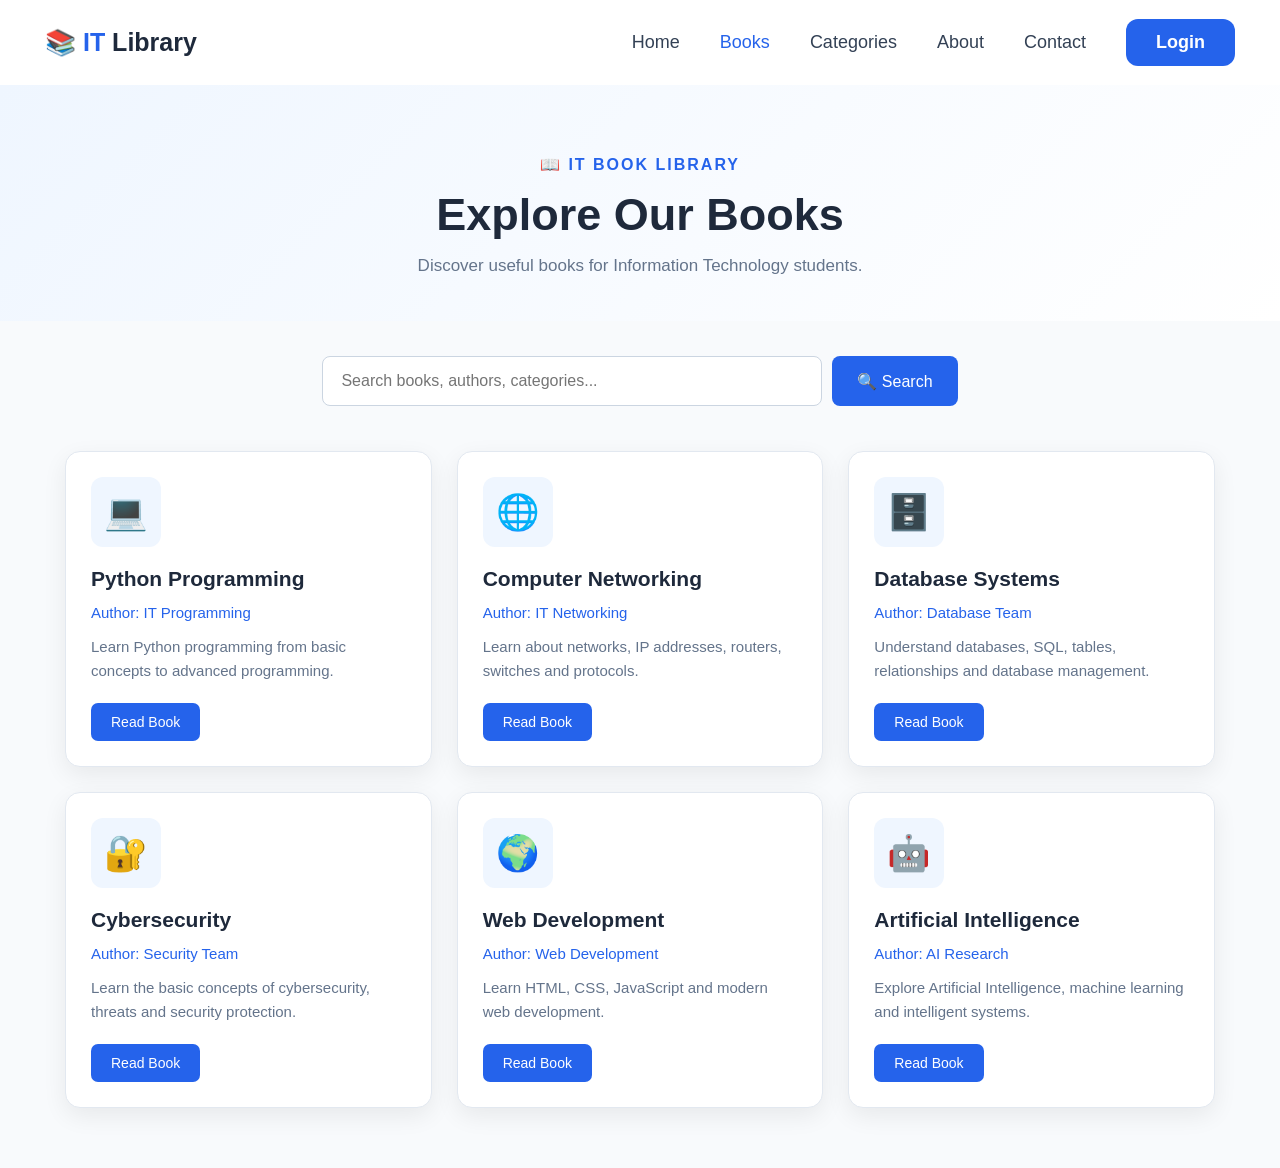
<file: books.html>
<!DOCTYPE html>
<html lang="en">

<head>
    <meta charset="UTF-8">
    <meta name="viewport" content="width=device-width, initial-scale=1.0">

    <title>Books - IT Library</title>

    <style>

        * {
            box-sizing: border-box;
            margin: 0;
            padding: 0;
        }

        body {
            font-family: Arial, sans-serif;
            background: #f8fafc;
            color: #1e293b;
        }


        /* ================= NAVBAR ================= */

        .navbar {
            height: 85px;
            background: white;

            display: flex;
            align-items: center;
            justify-content: space-between;

            padding: 0 45px;

            box-shadow: 0 2px 10px rgba(0,0,0,0.08);
        }

        .logo {
            font-size: 25px;
            font-weight: bold;
            color: #2563eb;
        }

        .logo span {
            color: #1e293b;
        }

        .nav-links {
            display: flex;
            gap: 35px;
        }

        .nav-links a {
            text-decoration: none;
            color: #334155;
            font-size: 18px;
            transition: 0.3s;
        }

        .nav-links a:hover,
        .nav-links .active {
            color: #2563eb;
        }

        .login-btn {
            border: none;
            background: #2563eb;
            color: white;

            padding: 13px 30px;

            border-radius: 12px;

            font-size: 17px;
            cursor: pointer;
        }


        /* ================= HEADER ================= */

        .books-header {
            text-align: center;

            padding: 70px 20px 45px;

            background: linear-gradient(
                135deg,
                #eff6ff,
                #ffffff
            );
        }

        .books-header p {
            color: #2563eb;
            font-weight: bold;
            letter-spacing: 2px;
            margin-bottom: 15px;
        }

        .books-header h1 {
            font-size: 45px;
            margin-bottom: 15px;
        }

        .books-header span {
            color: #64748b;
            font-size: 17px;
        }


        /* ================= SEARCH ================= */

        .search-section {
            display: flex;
            justify-content: center;

            gap: 10px;

            padding: 35px 20px;
        }

        .search-section input {
            width: 500px;

            padding: 15px 18px;

            border: 1px solid #cbd5e1;
            border-radius: 8px;

            font-size: 16px;

            outline: none;
        }

        .search-section input:focus {
            border-color: #2563eb;
        }

        .search-section button {
            padding: 15px 25px;

            border: none;
            border-radius: 8px;

            background: #2563eb;
            color: white;

            font-size: 16px;

            cursor: pointer;
        }


        /* ================= BOOK CARDS ================= */

        .books-container {
            max-width: 1200px;

            margin: auto;

            padding: 10px 25px 60px;

            display: grid;

            grid-template-columns:
                repeat(3, 1fr);

            gap: 25px;
        }


        .book-card {
            background: white;

            padding: 25px;

            border-radius: 15px;

            border: 1px solid #e2e8f0;

            box-shadow:
                0 8px 25px rgba(0,0,0,0.07);

            transition: 0.3s;
        }

        .book-card:hover {
            transform: translateY(-7px);

            box-shadow:
                0 15px 35px rgba(0,0,0,0.12);
        }


        .book-icon {
            width: 70px;
            height: 70px;

            display: flex;

            align-items: center;
            justify-content: center;

            background: #eff6ff;

            border-radius: 12px;

            font-size: 35px;

            margin-bottom: 20px;
        }


        .book-card h2 {
            font-size: 21px;

            margin-bottom: 10px;
        }


        .author {
            color: #2563eb !important;

            font-size: 14px;

            margin-bottom: 10px;
        }


        .book-card p {
            color: #64748b;

            line-height: 1.6;

            font-size: 15px;
        }


        .read-btn {
            margin-top: 20px;

            padding: 11px 20px;

            border: none;

            border-radius: 7px;

            background: #2563eb;

            color: white;

            font-size: 14px;

            cursor: pointer;
        }

        .read-btn:hover {
            background: #1d4ed8;
        }


        /* ================= RESPONSIVE ================= */

        @media (max-width: 900px) {

            .books-container {
                grid-template-columns: repeat(2, 1fr);
            }

            .nav-links {
                gap: 15px;
            }

        }


        @media (max-width: 650px) {

            .navbar {
                padding: 0 20px;
            }

            .nav-links {
                display: none;
            }

            .books-container {
                grid-template-columns: 1fr;
            }

            .search-section {
                flex-direction: column;
            }

            .search-section input {
                width: 100%;
            }

        }
        .nav-links {
            margin-left: auto;
            display: flex;
            align-items: center;
            gap: 40px;
            white-space: nowrap;
        }

    </style>

</head>


<body>


    <!-- ================= NAVIGATION ================= -->

    <nav class="navbar">

        <div class="logo">
            📚 IT <span>Library</span>
        </div>

        <div class="nav-links">

            <a href="index.html">
                Home
            </a>

            <a href="books.html" class="active">
                Books
            </a>

            <a href="categories.html">
                Categories
            </a>

            <a href="about.html">
                About
            </a>

            <a href="contact.html">
                Contact
            </a>

            <a href="login.html" class="login-btn"><span  style="color: white;"><b>Login</b></span></a>
        </div>

    </nav>


    <!-- ================= HEADER ================= -->

    <section class="books-header">

        <p>📖 IT BOOK LIBRARY</p>

        <h1>
            Explore Our Books
        </h1>

        <span>
            Discover useful books for
            Information Technology students.
        </span>

    </section>


    <!-- ================= SEARCH ================= -->

    <section class="search-section">

        <input
            type="text"
            placeholder="Search books, authors, categories..."
        >

        <button>
            🔍 Search
        </button>

    </section>


    <!-- ================= BOOKS ================= -->

    <section class="books-container">


        <!-- BOOK 1 -->

        <div class="book-card">

            <div class="book-icon">
                💻
            </div>

            <h2>
                Python Programming
            </h2>

            <p class="author">
                Author: IT Programming
            </p>

            <p>
                Learn Python programming from
                basic concepts to advanced programming.
            </p>
           <a href="python-programming.html" class="read-book">
            <button class="read-btn">
                Read Book
            </button>
            </a>
        </div>


        <!-- BOOK 2 -->

        <div class="book-card">

            <div class="book-icon">
                🌐
            </div>

            <h2>
                Computer Networking
            </h2>

            <p class="author">
                Author: IT Networking
            </p>

            <p>
                Learn about networks, IP addresses,
                routers, switches and protocols.
            </p>
            <a href="computer-networking.html" class="read-book">
            <button class="read-btn">
                Read Book
            </button>
            </a>
        </div>


        <!-- BOOK 3 -->

        <div class="book-card">

            <div class="book-icon">
                🗄️
            </div>

            <h2>
                Database Systems
            </h2>

            <p class="author">
                Author: Database Team
            </p>

            <p>
                Understand databases, SQL, tables,
                relationships and database management.
            </p>
            <a href="database-systems.html" class="read-book">
            <button class="read-btn">
                Read Book
            </button>
            </a>
        </div>


        <!-- BOOK 4 -->

        <div class="book-card">

            <div class="book-icon">
                🔐
            </div>

            <h2>
                Cybersecurity
            </h2>

            <p class="author">
                Author: Security Team
            </p>

            <p>
                Learn the basic concepts of cybersecurity,
                threats and security protection.
            </p>
            <a href="cybersecurity.html" class="read-book">
            <button class="read-btn">
                Read Book
            </button>
            </a>
        </div>


        <!-- BOOK 5 -->

        <div class="book-card">

            <div class="book-icon">
                🌍
            </div>

            <h2>
                Web Development
            </h2>

            <p class="author">
                Author: Web Development
            </p>

            <p>
                Learn HTML, CSS, JavaScript and
                modern web development.
            </p> 
            <a href="web-development.html" class="read-book">
            <button class="read-btn">
                Read Book
            </button>
            </a>
        </div>


        <!-- BOOK 6 -->

        <div class="book-card">

            <div class="book-icon">
                🤖
            </div>

            <h2>
                Artificial Intelligence
            </h2>

            <p class="author">
                Author: AI Research
            </p>

            <p>
                Explore Artificial Intelligence,
                machine learning and intelligent systems.
            </p>
            <a href="artificial-intelligence.html" class="read-book">
            <button class="read-btn">
                Read Book
            </button>
            </a>
        </div>


    </section>


</body>
</html>
</file>
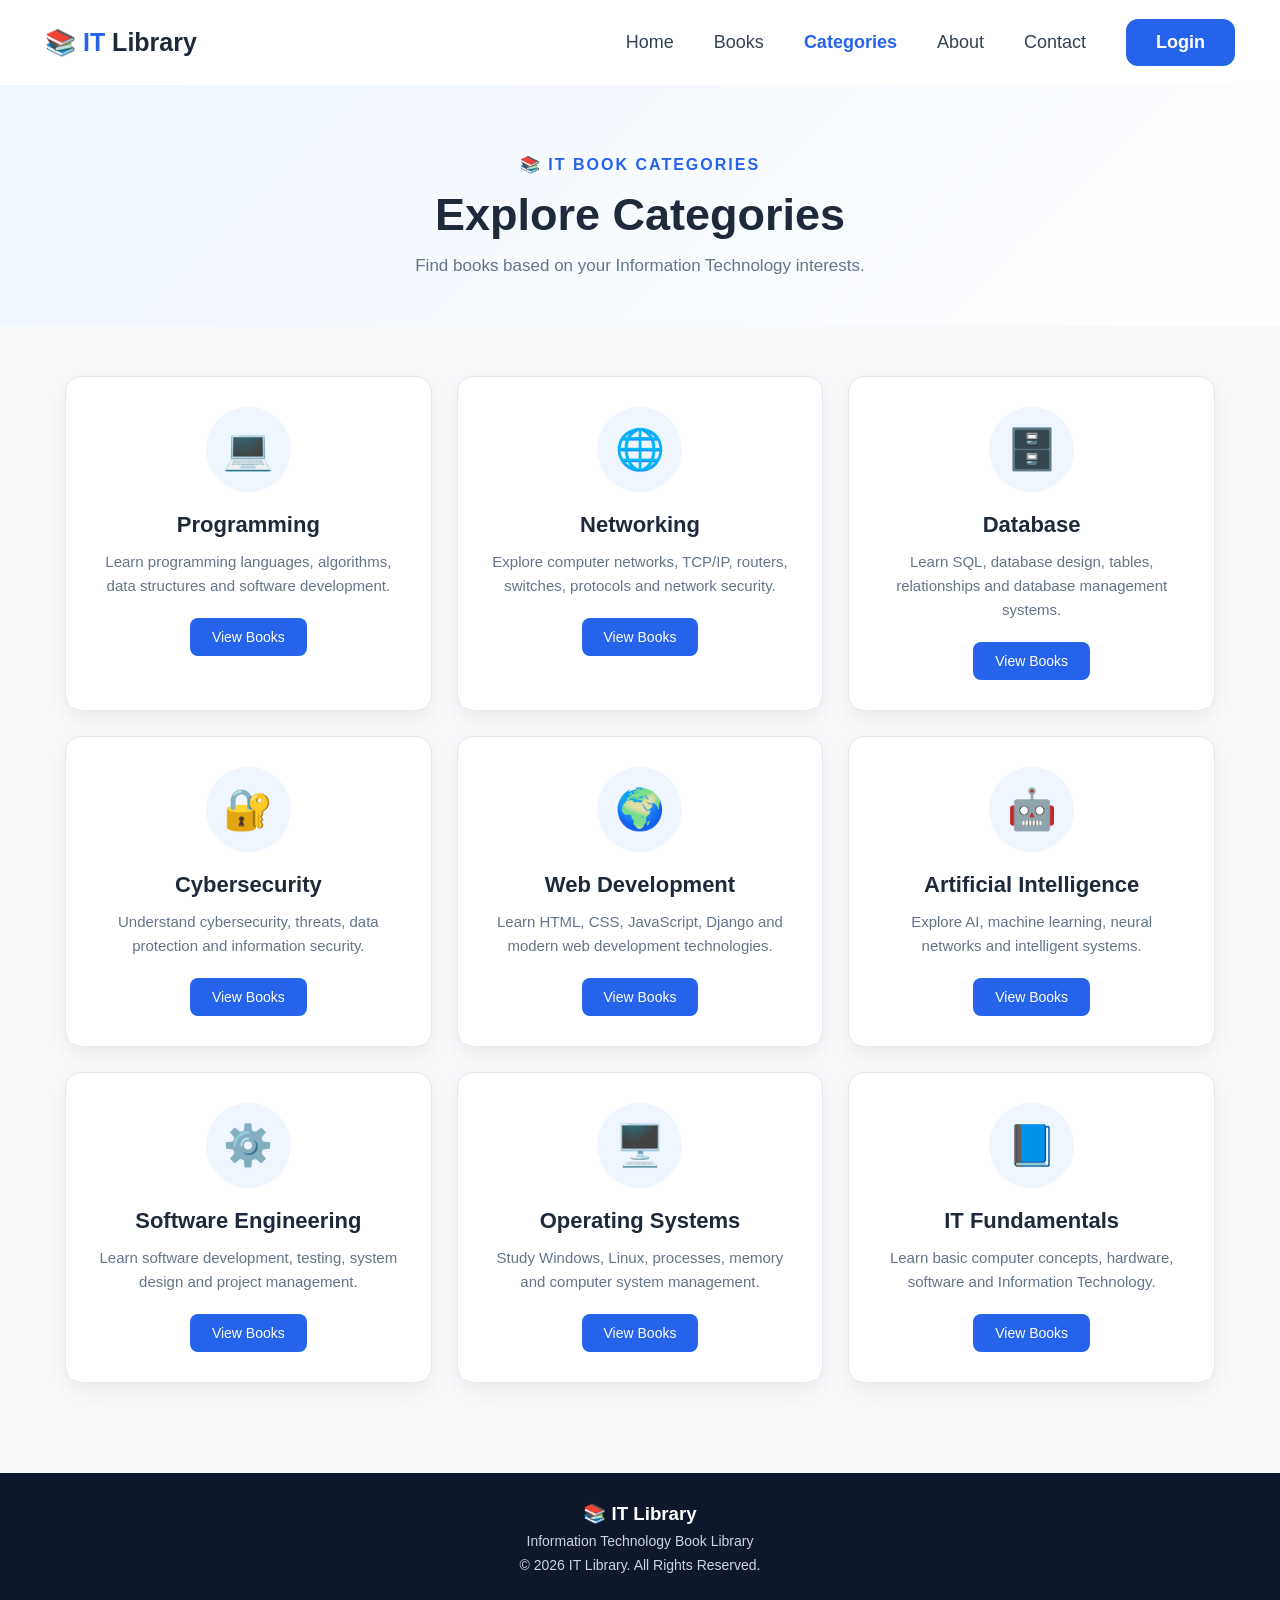
<file: categories.html>
<!DOCTYPE html>
<html lang="en">

<head>

    <meta charset="UTF-8">

    <meta name="viewport"
          content="width=device-width, initial-scale=1.0">

    <title>Categories - IT Library</title>


    <style>

        * {
            box-sizing: border-box;
            margin: 0;
            padding: 0;
        }


        body {
            font-family: Arial, sans-serif;
            background: #f8fafc;
            color: #1e293b;
        }


        /* ================= NAVBAR ================= */

        .navbar {

            height: 85px;

            background: white;

            display: flex;

            align-items: center;

            justify-content: space-between;

            padding: 0 45px;

            box-shadow:
                0 2px 10px rgba(0,0,0,0.08);
        }


        .logo {

            font-size: 25px;

            font-weight: bold;

            color: #2563eb;
        }


        .logo span {

            color: #1e293b;
        }


        .nav-links {

            display: flex;

            gap: 35px;
        }


        .nav-links a {

            text-decoration: none;

            color: #334155;

            font-size: 18px;

            transition: 0.3s;
        }


        .nav-links a:hover {

            color: #2563eb;
        }


        .nav-links .active {

            color: #2563eb;

            font-weight: bold;
        }


        .login-btn {

            border: none;

            background: #2563eb;

            color: white;

            padding: 13px 30px;

            border-radius: 12px;

            font-size: 17px;

            cursor: pointer;
        }


        /* ================= HEADER ================= */

        .category-header {

            text-align: center;

            padding: 70px 20px 50px;

            background:
                linear-gradient(
                    135deg,
                    #eff6ff,
                    #ffffff
                );
        }


        .category-header p {

            color: #2563eb;

            font-weight: bold;

            letter-spacing: 2px;

            margin-bottom: 15px;
        }


        .category-header h1 {

            font-size: 45px;

            margin-bottom: 15px;
        }


        .category-header span {

            color: #64748b;

            font-size: 17px;
        }


        /* ================= CATEGORY CONTAINER ================= */

        .categories-container {

            max-width: 1200px;

            margin: auto;

            padding: 50px 25px 70px;

            display: grid;

            grid-template-columns:
                repeat(3, 1fr);

            gap: 25px;
        }


        /* ================= CATEGORY CARD ================= */

        .category-card {

            background: white;

            padding: 30px;

            border-radius: 16px;

            border: 1px solid #e2e8f0;

            box-shadow:
                0 8px 25px rgba(0,0,0,0.07);

            transition: 0.3s;

            text-align: center;
        }


        .category-card:hover {

            transform: translateY(-8px);

            box-shadow:
                0 15px 35px rgba(0,0,0,0.12);
        }


        /* ================= ICON ================= */

        .category-icon {

            width: 85px;

            height: 85px;

            margin: 0 auto 20px;

            display: flex;

            align-items: center;

            justify-content: center;

            background: #eff6ff;

            border-radius: 50%;

            font-size: 40px;
        }


        /* ================= TEXT ================= */

        .category-card h2 {

            font-size: 22px;

            margin-bottom: 12px;
        }


        .category-card p {

            color: #64748b;

            line-height: 1.6;

            font-size: 15px;

            margin-bottom: 20px;
        }


        /* ================= VIEW BUTTON ================= */

        .view-btn {

            display: inline-block;

            padding: 11px 22px;

            background: #2563eb;

            color: white;

            text-decoration: none;

            border-radius: 8px;

            font-size: 14px;

            transition: 0.3s;
        }


        .view-btn:hover {

            background: #1d4ed8;
        }


        /* ================= FOOTER ================= */

        .footer {

            background: #0f172a;

            color: white;

            text-align: center;

            padding: 30px 20px;

            margin-top: 20px;
        }


        .footer p {

            color: #cbd5e1;

            font-size: 14px;

            margin-top: 8px;
        }


        /* ================= RESPONSIVE ================= */

        @media (max-width: 900px) {

            .categories-container {

                grid-template-columns:
                    repeat(2, 1fr);
            }

            .nav-links {

                gap: 15px;
            }
        }


        @media (max-width: 650px) {

            .navbar {

                padding: 0 20px;
            }

            .nav-links {

                display: none;
            }

            .categories-container {

                grid-template-columns: 1fr;
            }

            .category-header h1 {

                font-size: 35px;
            }
        }
         .nav-links {
            margin-left: auto;
            display: flex;
            align-items: center;
            gap: 40px;
            white-space: nowrap;
        }

    </style>

</head>


<body>


    <!-- ================= NAVIGATION ================= -->

    <nav class="navbar">


        <div class="logo">

            📚 IT <span>Library</span>

        </div>


        <div class="nav-links">


            <a href="index.html">
                Home
            </a>


            <a href="books.html">
                Books
            </a>


            <a href="categories.html"
               class="active">

                Categories

            </a>


            <a href="about.html">
                About
            </a>


            <a href="contact.html">
                Contact
            </a>

            <a href="login.html" class="login-btn"><span  style="color: white;"><b>Login</b></span></a>


        </div>

        
        </button>


    </nav>



    <!-- ================= HEADER ================= -->

    <section class="category-header">


        <p>
            📚 IT BOOK CATEGORIES
        </p>


        <h1>
            Explore Categories
        </h1>


        <span>
            Find books based on your Information
            Technology interests.
        </span>


    </section>



    <!-- ================= CATEGORIES ================= -->

    <section class="categories-container">


        <!-- Programming -->

        <div class="category-card">


            <div class="category-icon">
                💻
            </div>


            <h2>
                Programming
            </h2>


            <p>
                Learn programming languages,
                algorithms, data structures
                and software development.
            </p>


            <a href="books.html"
               class="view-btn">

                View Books

            </a>


        </div>



        <!-- Networking -->

        <div class="category-card">


            <div class="category-icon">
                🌐
            </div>


            <h2>
                Networking
            </h2>


            <p>
                Explore computer networks,
                TCP/IP, routers, switches,
                protocols and network security.
            </p>


            <a href="books.html"
               class="view-btn">

                View Books

            </a>


        </div>



        <!-- Database -->

        <div class="category-card">


            <div class="category-icon">
                🗄️
            </div>


            <h2>
                Database
            </h2>


            <p>
                Learn SQL, database design,
                tables, relationships and
                database management systems.
            </p>


            <a href="books.html"
               class="view-btn">

                View Books

            </a>


        </div>



        <!-- Cybersecurity -->

        <div class="category-card">


            <div class="category-icon">
                🔐
            </div>


            <h2>
                Cybersecurity
            </h2>


            <p>
                Understand cybersecurity,
                threats, data protection
                and information security.
            </p>


            <a href="books.html"
               class="view-btn">

                View Books

            </a>


        </div>



        <!-- Web Development -->

        <div class="category-card">


            <div class="category-icon">
                🌍
            </div>


            <h2>
                Web Development
            </h2>


            <p>
                Learn HTML, CSS, JavaScript,
                Django and modern web
                development technologies.
            </p>


            <a href="books.html"
               class="view-btn">

                View Books

            </a>


        </div>



        <!-- Artificial Intelligence -->

        <div class="category-card">


            <div class="category-icon">
                🤖
            </div>


            <h2>
                Artificial Intelligence
            </h2>


            <p>
                Explore AI, machine learning,
                neural networks and
                intelligent systems.
            </p>


            <a href="books.html"
               class="view-btn">

                View Books

            </a>


        </div>



        <!-- Software Engineering -->

        <div class="category-card">


            <div class="category-icon">
                ⚙️
            </div>


            <h2>
                Software Engineering
            </h2>


            <p>
                Learn software development,
                testing, system design
                and project management.
            </p>


            <a href="books.html"
               class="view-btn">

                View Books

            </a>


        </div>



        <!-- Operating Systems -->

        <div class="category-card">


            <div class="category-icon">
                🖥️
            </div>


            <h2>
                Operating Systems
            </h2>


            <p>
                Study Windows, Linux,
                processes, memory and
                computer system management.
            </p>


            <a href="books.html"
               class="view-btn">

                View Books

            </a>


        </div>



        <!-- IT Fundamentals -->

        <div class="category-card">


            <div class="category-icon">
                📘
            </div>


            <h2>
                IT Fundamentals
            </h2>


            <p>
                Learn basic computer concepts,
                hardware, software and
                Information Technology.
            </p>


            <a href="books.html"
               class="view-btn">

                View Books

            </a>


        </div>


    </section>



    <!-- ================= FOOTER ================= -->

    <footer class="footer">

        <h3>
            📚 IT Library
        </h3>

        <p>
            Information Technology Book Library
        </p>

        <p>
            © 2026 IT Library. All Rights Reserved.
        </p>

    </footer>


</body>

</html>
</file>
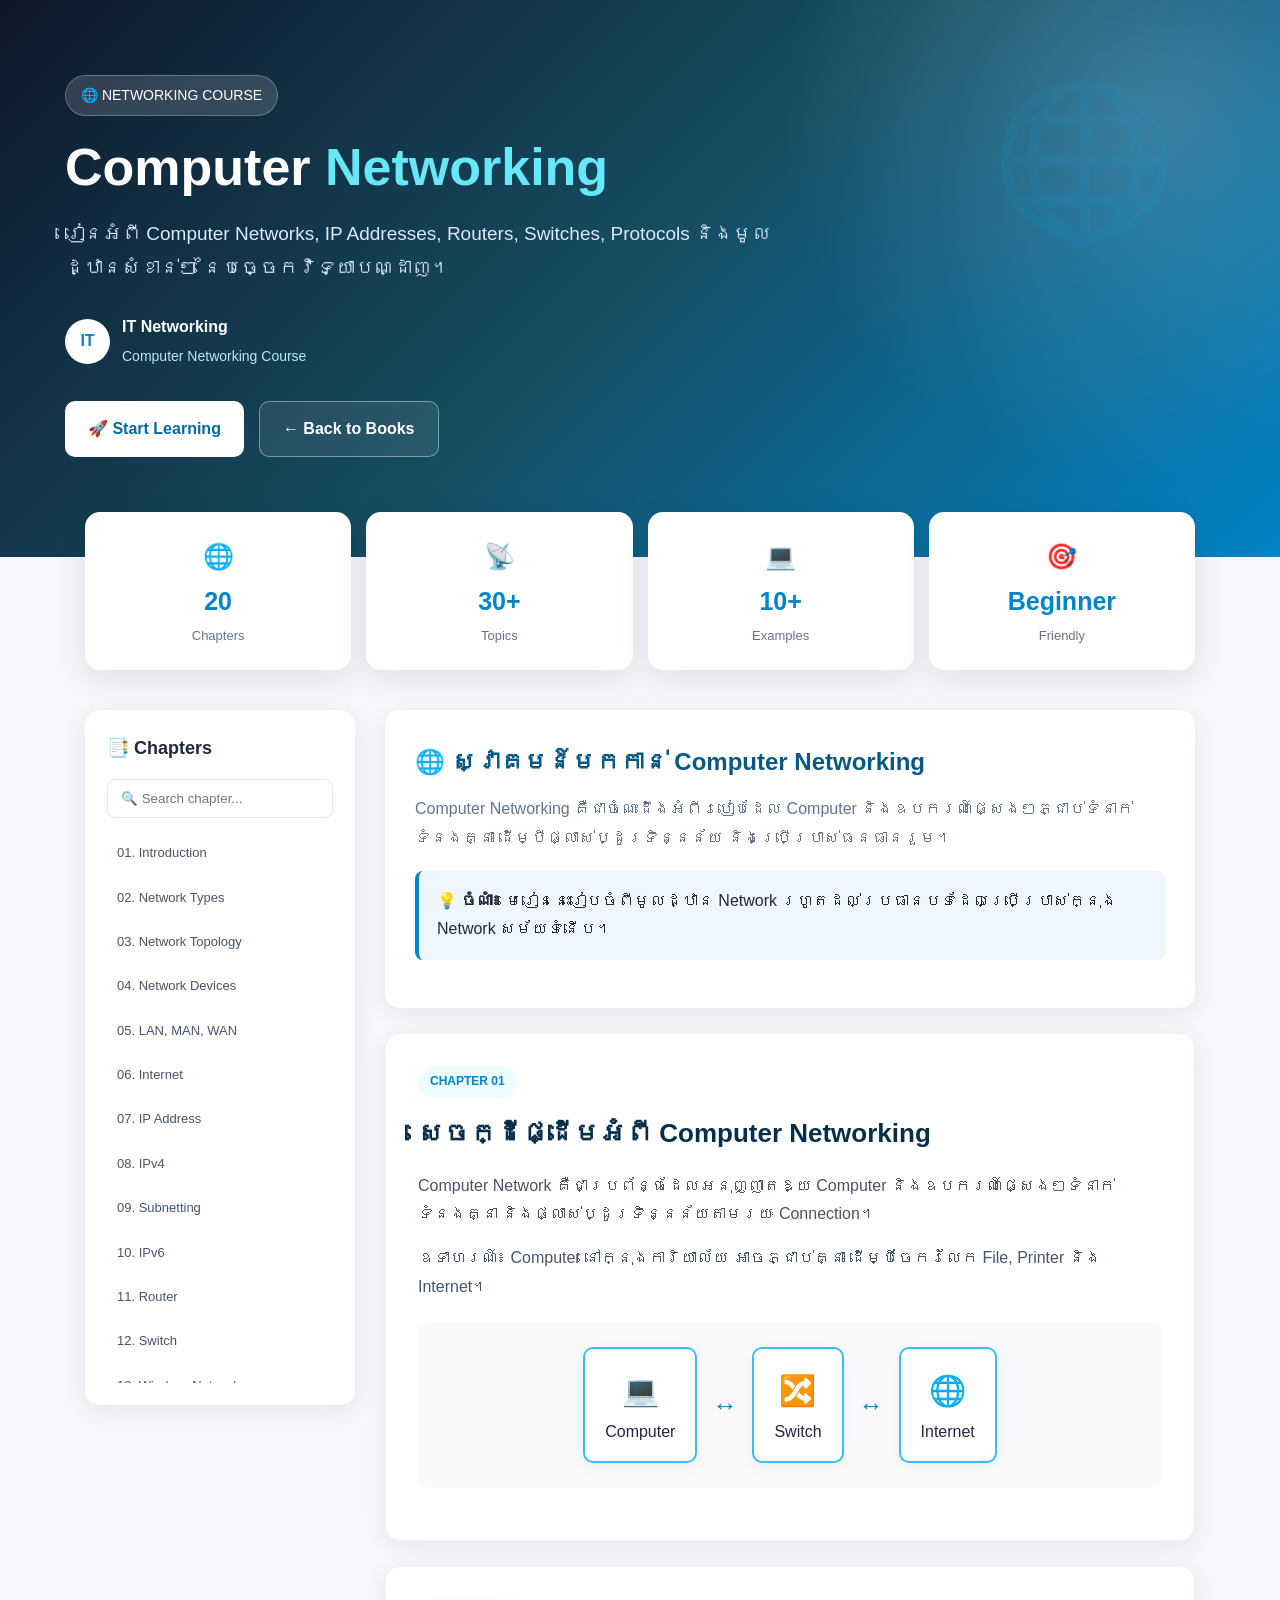
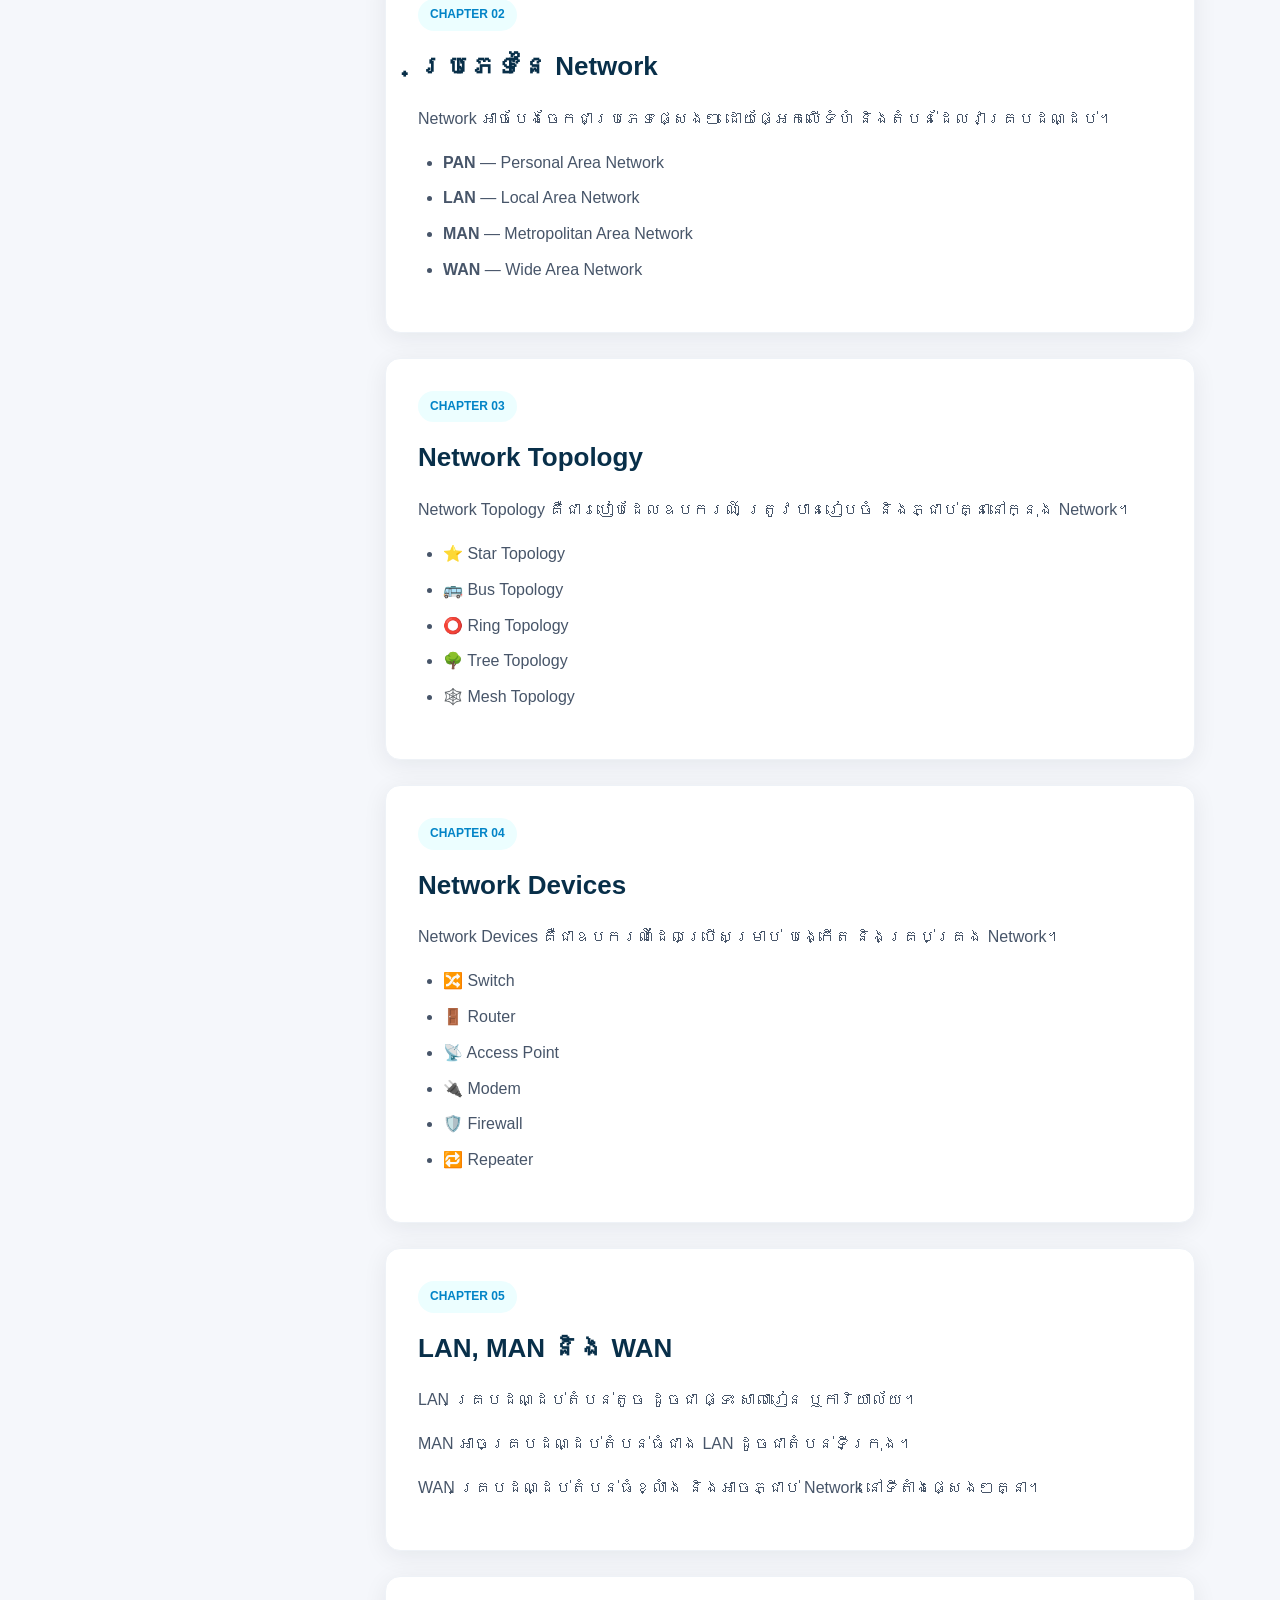
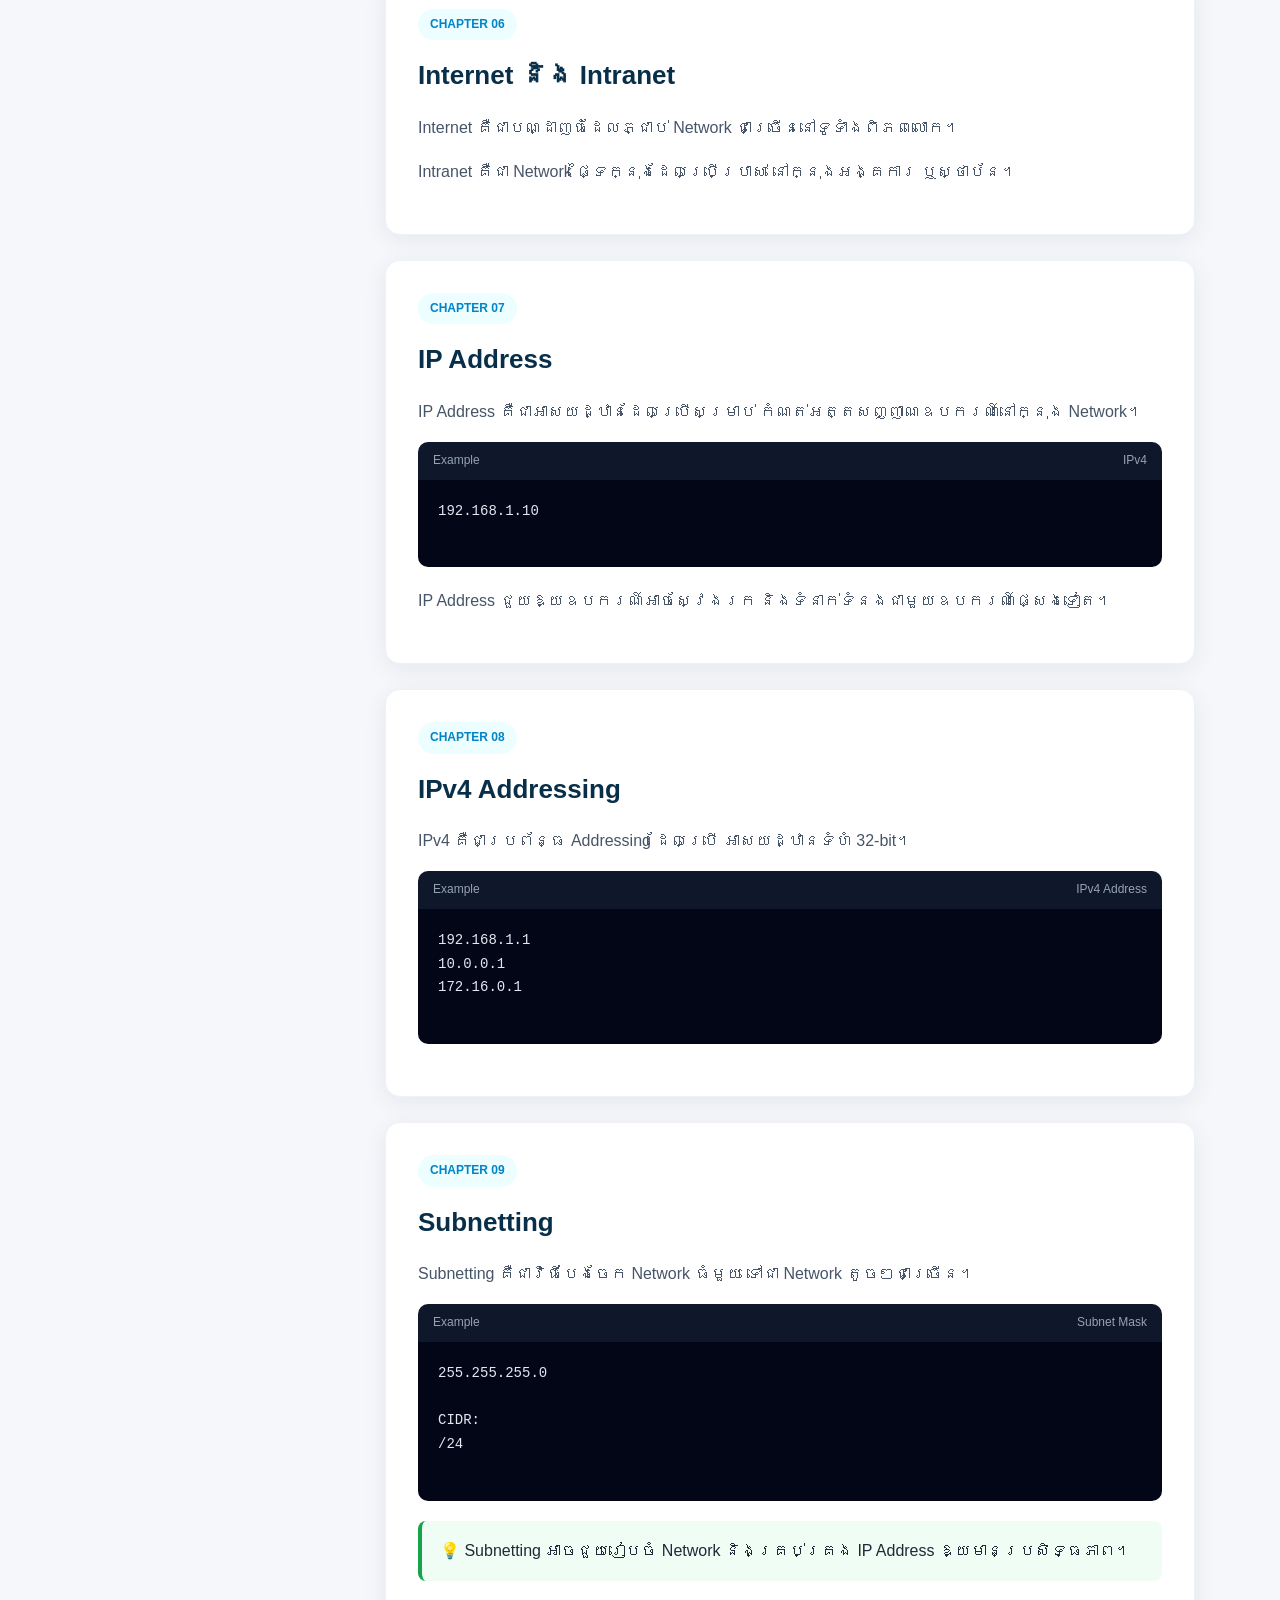
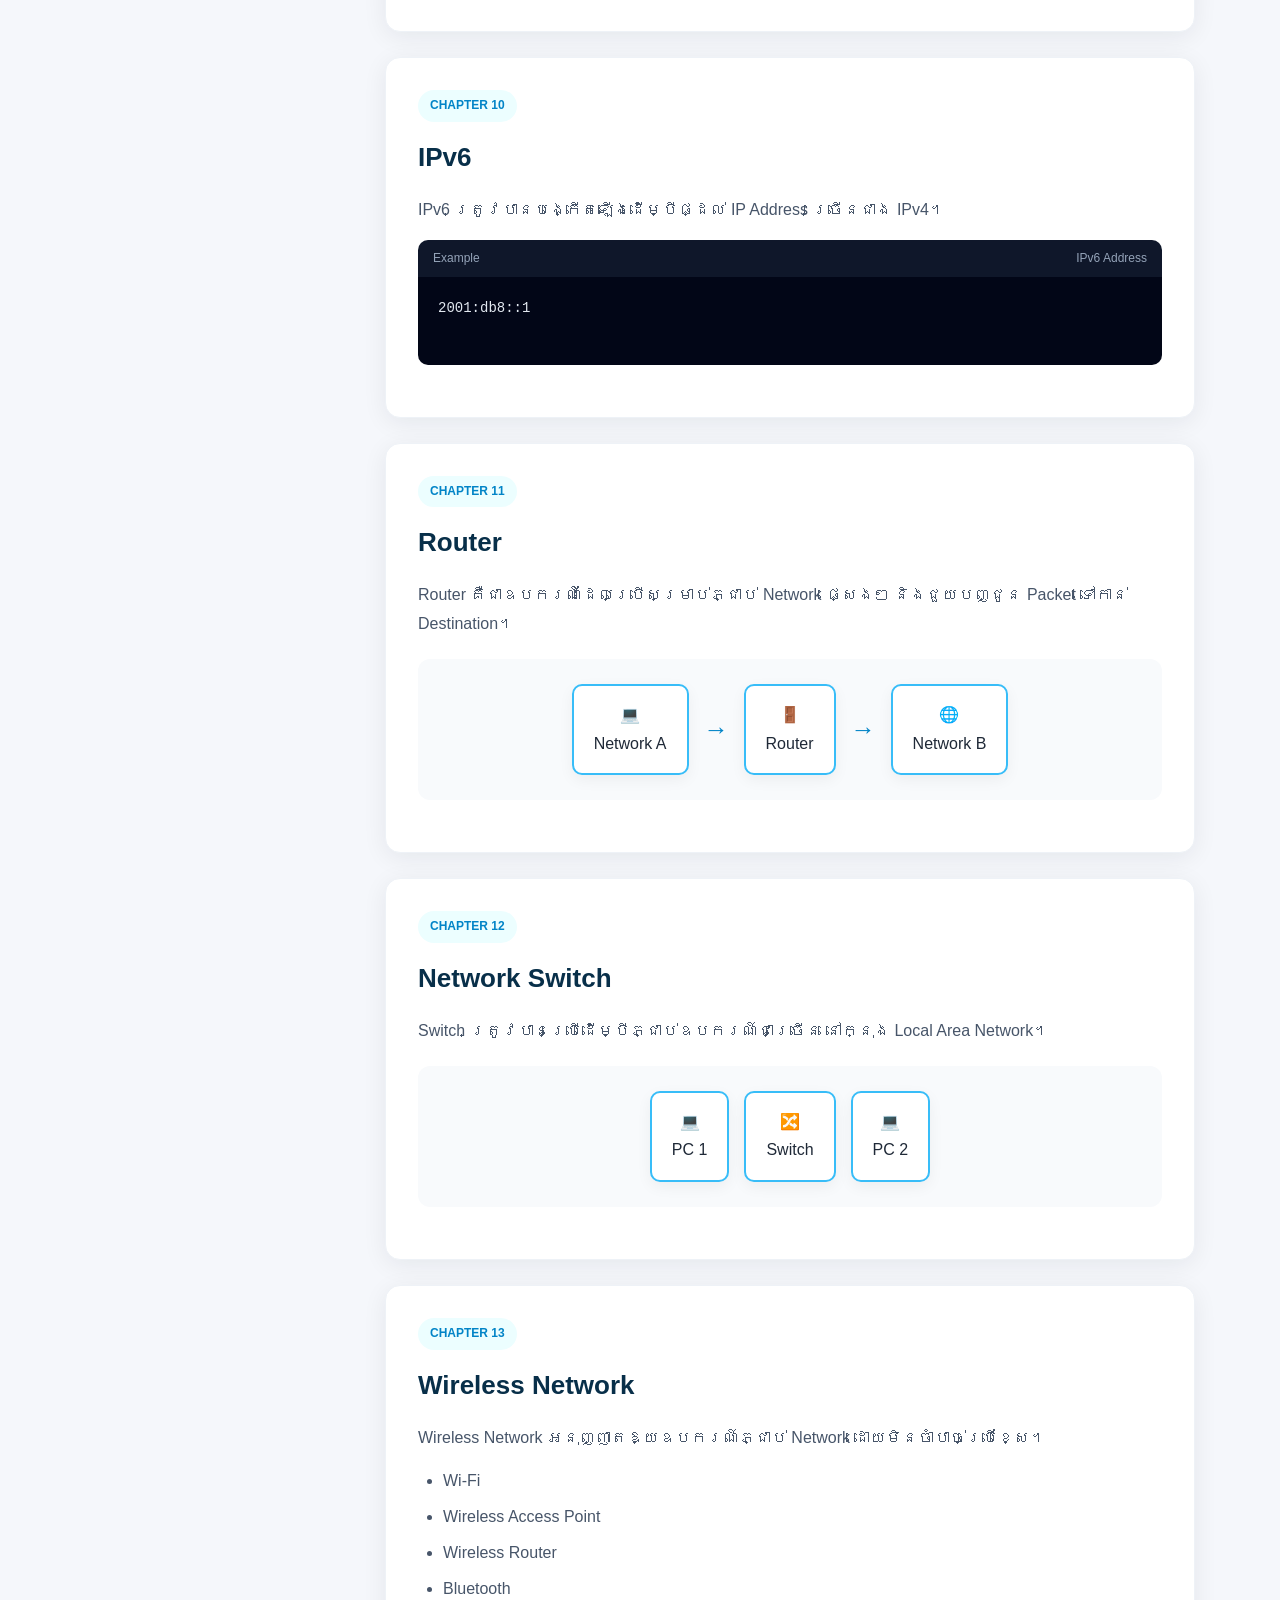
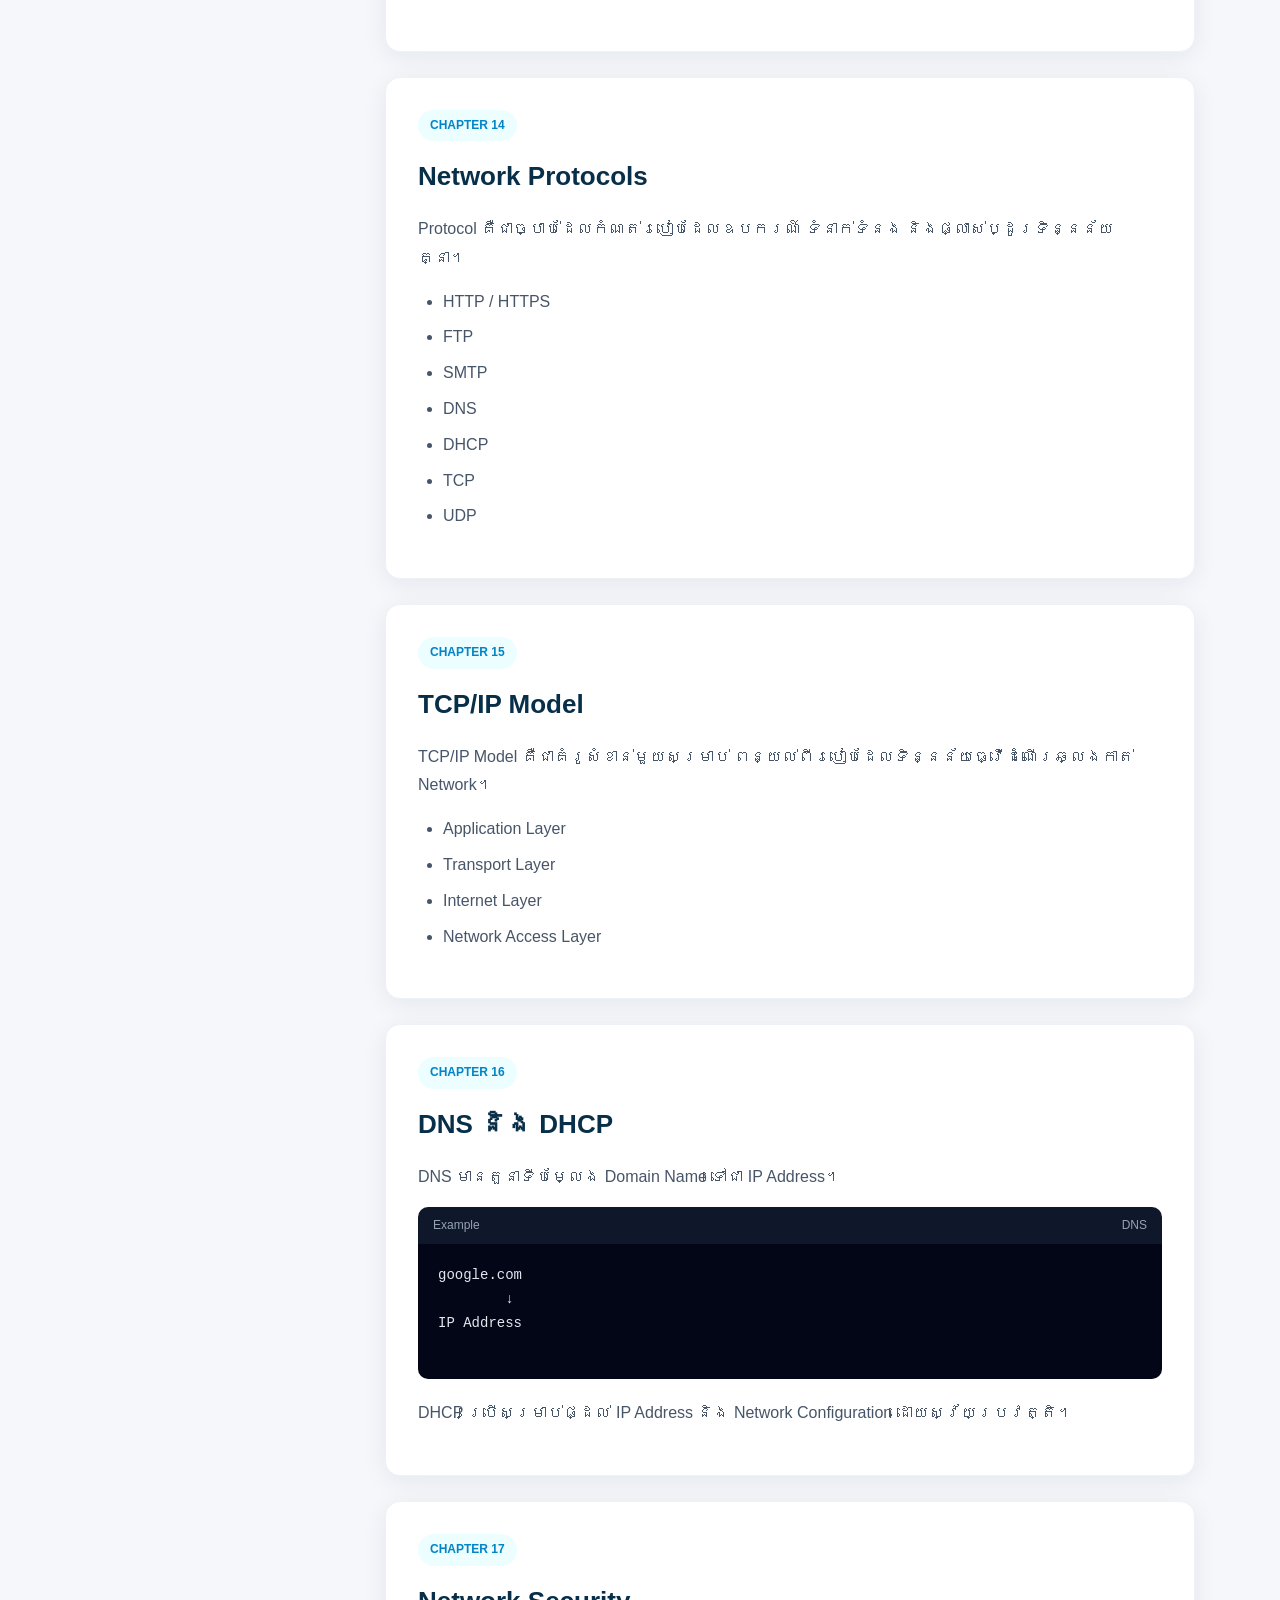
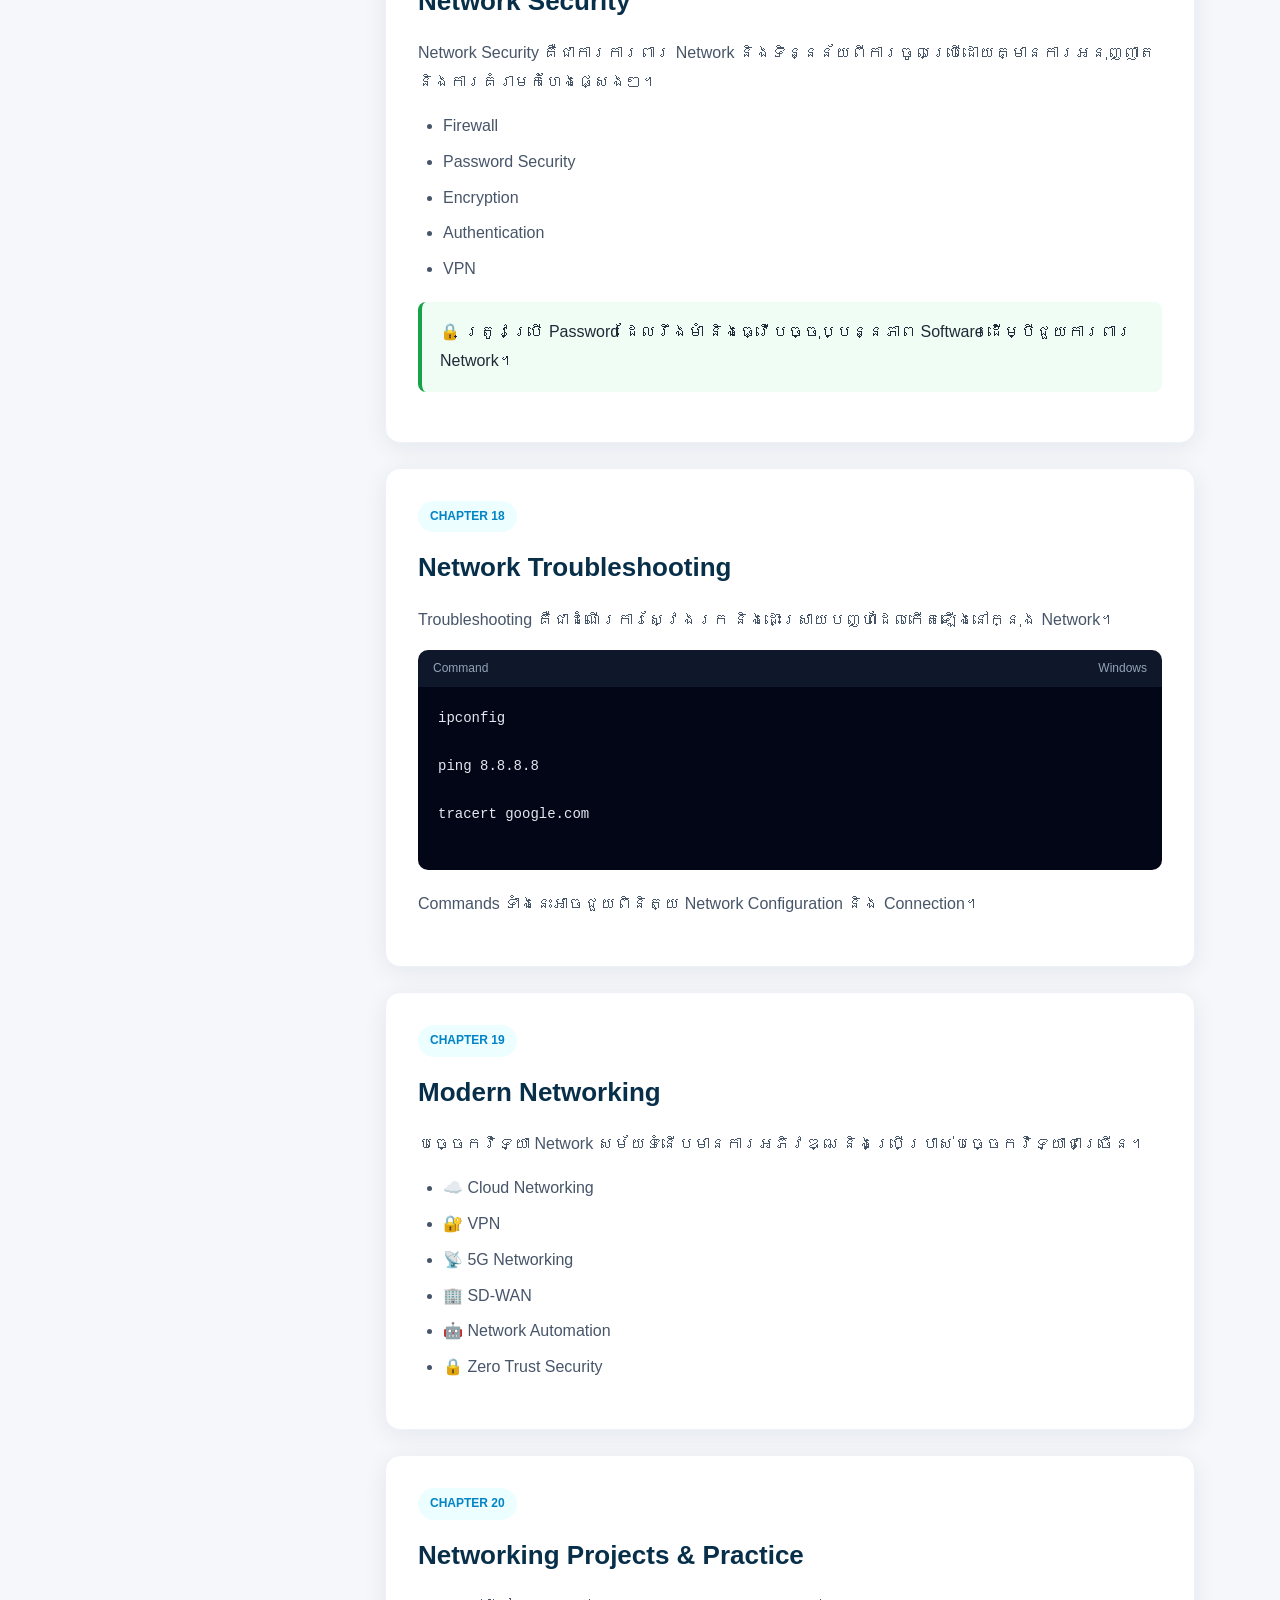
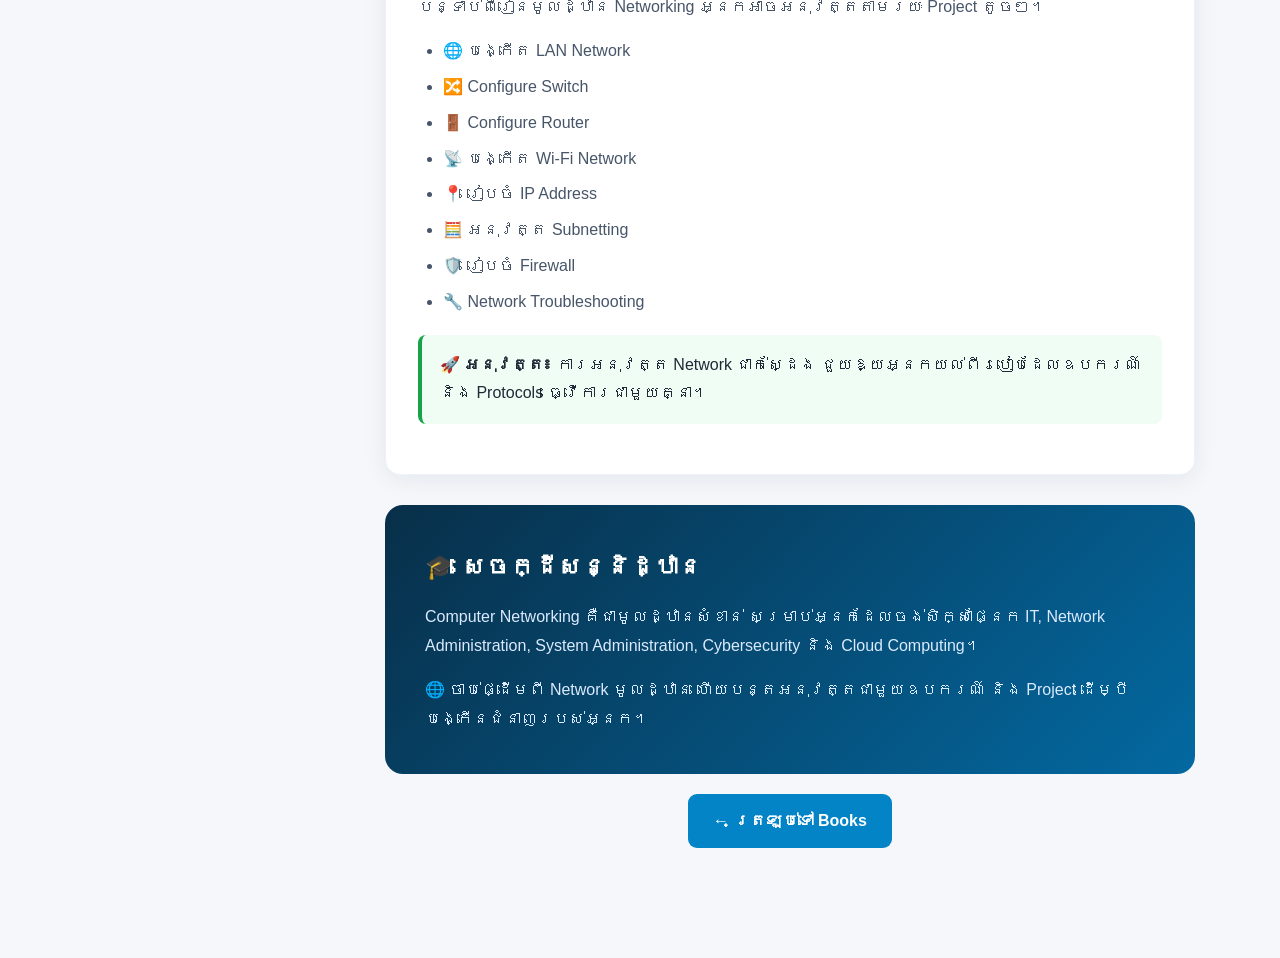
<file: computer-networking.html>
<!DOCTYPE html>
<html lang="km">

<head>
    <meta charset="UTF-8">
    <meta name="viewport" content="width=device-width, initial-scale=1.0">

    <title>Computer Networking | IT Networking</title>

    <style>

        * {
            box-sizing: border-box;
            margin: 0;
            padding: 0;
        }

        html {
            scroll-behavior: smooth;
        }

        body {
            font-family: Arial, "Khmer OS Battambang", "Noto Sans Khmer", sans-serif;
            background: #f5f7fb;
            color: #1f2937;
            line-height: 1.8;
        }

        /* =========================
           PROGRESS BAR
        ========================= */

        .progress-container {
            position: fixed;
            top: 0;
            left: 0;
            width: 100%;
            height: 5px;
            z-index: 9999;
        }

        .progress-bar {
            width: 0%;
            height: 5px;
            background: linear-gradient(
                90deg,
                #2563eb,
                #06b6d4,
                #7c3aed
            );
        }

        /* =========================
           HERO
        ========================= */

        .hero {
            position: relative;
            overflow: hidden;
            background:
                radial-gradient(
                    circle at 90% 20%,
                    rgba(255,255,255,0.18),
                    transparent 30%
                ),
                linear-gradient(
                    135deg,
                    #0f172a,
                    #164e63,
                    #0284c7
                );

            color: white;
            padding: 75px 20px 100px;
        }

        .hero::after {
            content: "🌐";
            position: absolute;
            right: 8%;
            top: 25px;
            font-size: 150px;
            opacity: 0.08;
        }

        .hero-content {
            max-width: 1150px;
            margin: auto;
            position: relative;
            z-index: 2;
        }

        .book-label {
            display: inline-block;
            padding: 7px 15px;
            border-radius: 50px;
            background: rgba(255,255,255,0.15);
            border: 1px solid rgba(255,255,255,0.25);
            font-size: 14px;
            margin-bottom: 20px;
        }

        .hero h1 {
            font-size: 52px;
            line-height: 1.2;
            margin-bottom: 18px;
        }

        .hero h1 span {
            color: #67e8f9;
        }

        .hero-description {
            max-width: 750px;
            color: #dbeafe;
            font-size: 19px;
            margin-bottom: 28px;
        }

        .author {
            display: flex;
            align-items: center;
            gap: 12px;
            margin-bottom: 30px;
        }

        .author-icon {
            width: 45px;
            height: 45px;
            background: white;
            color: #0284c7;
            border-radius: 50%;
            display: flex;
            align-items: center;
            justify-content: center;
            font-weight: bold;
        }

        .author-text strong {
            display: block;
        }

        .author-text span {
            color: #bae6fd;
            font-size: 14px;
        }

        /* =========================
           BUTTONS
        ========================= */

        .hero-buttons {
            display: flex;
            gap: 15px;
            flex-wrap: wrap;
        }

        .btn {
            display: inline-flex;
            align-items: center;
            justify-content: center;
            padding: 13px 23px;
            border-radius: 10px;
            text-decoration: none;
            font-weight: bold;
            transition: 0.3s;
        }

        .btn-primary {
            background: white;
            color: #0369a1;
        }

        .btn-primary:hover {
            transform: translateY(-3px);
            box-shadow: 0 10px 25px rgba(0,0,0,0.2);
        }

        .btn-outline {
            color: white;
            border: 1px solid rgba(255,255,255,0.4);
            background: rgba(255,255,255,0.08);
        }

        .btn-outline:hover {
            background: rgba(255,255,255,0.18);
        }

        /* =========================
           STATISTICS
        ========================= */

        .stats {
            max-width: 1150px;
            margin: -45px auto 40px;
            position: relative;
            z-index: 10;

            display: grid;
            grid-template-columns: repeat(4, 1fr);
            gap: 15px;

            padding: 0 20px;
        }

        .stat-card {
            background: white;
            padding: 22px;
            border-radius: 15px;
            text-align: center;
            box-shadow: 0 8px 30px rgba(15,23,42,0.1);
        }

        .stat-icon {
            font-size: 25px;
        }

        .stat-number {
            color: #0284c7;
            font-size: 25px;
            font-weight: bold;
        }

        .stat-label {
            color: #64748b;
            font-size: 13px;
        }

        /* =========================
           MAIN LAYOUT
        ========================= */

        .layout {
            max-width: 1150px;
            margin: auto;
            padding: 0 20px 60px;

            display: grid;
            grid-template-columns: 270px 1fr;
            gap: 30px;

            align-items: start;
        }

        /* =========================
           SIDEBAR
        ========================= */

        .sidebar {
            position: sticky;
            top: 25px;

            background: white;
            padding: 22px;
            border-radius: 15px;

            box-shadow: 0 5px 25px rgba(15,23,42,0.08);
        }

        .sidebar-title {
            font-size: 18px;
            font-weight: bold;
            margin-bottom: 15px;
        }

        .search-box {
            width: 100%;
            padding: 11px 13px;

            border: 1px solid #e2e8f0;
            border-radius: 8px;

            outline: none;
            margin-bottom: 15px;
        }

        .search-box:focus {
            border-color: #0284c7;
        }

        .chapter-list {
            list-style: none;
            max-height: 550px;
            overflow-y: auto;
        }

        .chapter-list li {
            margin-bottom: 5px;
        }

        .chapter-list a {
            display: block;
            padding: 8px 10px;

            color: #475569;
            text-decoration: none;

            border-radius: 7px;
            font-size: 13px;

            transition: 0.2s;
        }

        .chapter-list a:hover {
            background: #ecfeff;
            color: #0284c7;
            transform: translateX(3px);
        }

        /* =========================
           CONTENT
        ========================= */

        .intro-card {
            background: white;
            padding: 30px;
            border-radius: 15px;
            margin-bottom: 25px;

            box-shadow: 0 5px 25px rgba(15,23,42,0.07);
        }

        .intro-card h2 {
            color: #075985;
            margin-bottom: 12px;
        }

        .intro-card p {
            color: #64748b;
        }

        /* =========================
           CHAPTER
        ========================= */

        .chapter {
            background: white;
            padding: 32px;
            margin-bottom: 25px;

            border-radius: 15px;
            border: 1px solid #eef2f7;

            box-shadow: 0 5px 25px rgba(15,23,42,0.07);

            scroll-margin-top: 25px;

            transition: 0.3s;
        }

        .chapter:hover {
            transform: translateY(-2px);
            box-shadow: 0 10px 35px rgba(15,23,42,0.11);
        }

        .chapter-number {
            display: inline-block;

            padding: 5px 12px;

            background: #ecfeff;
            color: #0284c7;

            border-radius: 50px;

            font-size: 12px;
            font-weight: bold;

            margin-bottom: 12px;
        }

        .chapter h2 {
            color: #082f49;
            font-size: 26px;
            margin-bottom: 15px;
        }

        .chapter p {
            color: #475569;
            font-size: 16px;
            margin-bottom: 15px;
        }

        .chapter ul {
            padding-left: 25px;
            color: #475569;
            margin-bottom: 15px;
        }

        .chapter li {
            margin-bottom: 7px;
        }

        /* =========================
           CODE / COMMAND BOX
        ========================= */

        .code-title {
            display: flex;
            justify-content: space-between;

            background: #0f172a;
            color: #94a3b8;

            padding: 8px 15px;

            border-radius: 10px 10px 0 0;

            font-size: 12px;
        }

        pre {
            background: #020617;
            color: #e2e8f0;

            padding: 20px;
            margin: 0 0 20px;

            border-radius: 0 0 10px 10px;

            overflow-x: auto;

            font-family: Consolas, Monaco, monospace;
            font-size: 14px;
            line-height: 1.7;
        }

        code {
            background: #ecfeff;
            color: #0369a1;

            padding: 2px 6px;
            border-radius: 5px;
        }

        /* =========================
           INFO BOX
        ========================= */

        .info-box {
            background: #eff6ff;
            border-left: 4px solid #0284c7;

            padding: 16px 18px;

            border-radius: 8px;
            margin: 18px 0;
        }

        .tip-box {
            background: #f0fdf4;
            border-left: 4px solid #16a34a;

            padding: 16px 18px;

            border-radius: 8px;
            margin: 18px 0;
        }

        /* =========================
           NETWORK DIAGRAM
        ========================= */

        .network-diagram {
            display: flex;
            align-items: center;
            justify-content: center;
            gap: 15px;

            flex-wrap: wrap;

            background: #f8fafc;
            padding: 25px;

            border-radius: 12px;
            margin: 20px 0;
        }

        .network-device {
            background: white;

            border: 2px solid #38bdf8;

            padding: 15px 20px;

            border-radius: 10px;

            text-align: center;

            box-shadow: 0 5px 15px rgba(0,0,0,0.05);
        }

        .network-device .icon {
            font-size: 30px;
        }

        .arrow {
            font-size: 25px;
            color: #0284c7;
        }

        /* =========================
           CONCLUSION
        ========================= */

        .conclusion {
            background:
                linear-gradient(
                    135deg,
                    #082f49,
                    #0369a1
                );

            color: white;

            padding: 40px;

            border-radius: 18px;

            margin-top: 30px;
        }

        .conclusion h2 {
            margin-bottom: 15px;
        }

        .conclusion p {
            color: #dbeafe;
        }

        /* =========================
           BACK BUTTON
        ========================= */

        .back-section {
            text-align: center;
            padding: 20px 0 50px;
        }

        .back-button {
            display: inline-block;

            background: #0284c7;
            color: white;

            text-decoration: none;

            padding: 13px 25px;

            border-radius: 9px;

            font-weight: bold;

            transition: 0.3s;
        }

        .back-button:hover {
            background: #0369a1;
            transform: translateY(-2px);
        }

        /* =========================
           TOP BUTTON
        ========================= */

        .top-button {
            position: fixed;

            right: 25px;
            bottom: 25px;

            width: 45px;
            height: 45px;

            border: none;
            border-radius: 50%;

            background: #0284c7;
            color: white;

            font-size: 20px;

            cursor: pointer;

            box-shadow: 0 5px 20px rgba(2,132,199,0.35);

            display: none;

            z-index: 1000;
        }

        /* =========================
           RESPONSIVE
        ========================= */

        @media (max-width: 900px) {

            .layout {
                grid-template-columns: 1fr;
            }

            .sidebar {
                position: relative;
                top: 0;
            }

            .chapter-list {
                max-height: 250px;
            }

            .stats {
                grid-template-columns: repeat(2, 1fr);
            }

            .hero h1 {
                font-size: 40px;
            }
        }

        @media (max-width: 600px) {

            .hero {
                padding: 60px 20px 80px;
            }

            .hero h1 {
                font-size: 32px;
            }

            .hero-description {
                font-size: 16px;
            }

            .stats {
                grid-template-columns: 1fr 1fr;
                padding: 0 10px;
            }

            .layout {
                padding: 0 12px 40px;
            }

            .chapter {
                padding: 22px;
            }

            .chapter h2 {
                font-size: 21px;
            }

            .chapter p {
                font-size: 15px;
            }

            .conclusion {
                padding: 25px;
            }
        }

    </style>
</head>


<body>


<!-- =========================
     PROGRESS BAR
========================= -->

<div class="progress-container">
    <div class="progress-bar" id="progressBar"></div>
</div>


<!-- =========================
     HERO
========================= -->

<header class="hero">

    <div class="hero-content">

        <span class="book-label">
            🌐 NETWORKING COURSE
        </span>

        <h1>
            Computer <span>Networking</span>
        </h1>

        <p class="hero-description">
            រៀនអំពី Computer Networks, IP Addresses,
            Routers, Switches, Protocols និងមូលដ្ឋានសំខាន់ៗ
            នៃបច្ចេកវិទ្យាបណ្ដាញ។
        </p>

        <div class="author">

            <div class="author-icon">
                IT
            </div>

            <div class="author-text">
                <strong>IT Networking</strong>
                <span>Computer Networking Course</span>
            </div>

        </div>

        <div class="hero-buttons">

            <a href="#chapter-1" class="btn btn-primary">
                🚀 Start Learning
            </a>

            <a href="books.html" class="btn btn-outline">
                ← Back to Books
            </a>

        </div>

    </div>

</header>


<!-- =========================
     STATS
========================= -->

<div class="stats">

    <div class="stat-card">
        <div class="stat-icon">🌐</div>
        <div class="stat-number">20</div>
        <div class="stat-label">Chapters</div>
    </div>

    <div class="stat-card">
        <div class="stat-icon">📡</div>
        <div class="stat-number">30+</div>
        <div class="stat-label">Topics</div>
    </div>

    <div class="stat-card">
        <div class="stat-icon">💻</div>
        <div class="stat-number">10+</div>
        <div class="stat-label">Examples</div>
    </div>

    <div class="stat-card">
        <div class="stat-icon">🎯</div>
        <div class="stat-number">Beginner</div>
        <div class="stat-label">Friendly</div>
    </div>

</div>


<!-- =========================
     MAIN LAYOUT
========================= -->

<div class="layout">


    <!-- SIDEBAR -->

    <aside class="sidebar">

        <div class="sidebar-title">
            📑 Chapters
        </div>

        <input
            type="text"
            class="search-box"
            id="chapterSearch"
            placeholder="🔍 Search chapter..."
        >

        <ul class="chapter-list">

            <li>
                <a href="#chapter-1">
                    01. Introduction
                </a>
            </li>

            <li>
                <a href="#chapter-2">
                    02. Network Types
                </a>
            </li>

            <li>
                <a href="#chapter-3">
                    03. Network Topology
                </a>
            </li>

            <li>
                <a href="#chapter-4">
                    04. Network Devices
                </a>
            </li>

            <li>
                <a href="#chapter-5">
                    05. LAN, MAN, WAN
                </a>
            </li>

            <li>
                <a href="#chapter-6">
                    06. Internet
                </a>
            </li>

            <li>
                <a href="#chapter-7">
                    07. IP Address
                </a>
            </li>

            <li>
                <a href="#chapter-8">
                    08. IPv4
                </a>
            </li>

            <li>
                <a href="#chapter-9">
                    09. Subnetting
                </a>
            </li>

            <li>
                <a href="#chapter-10">
                    10. IPv6
                </a>
            </li>

            <li>
                <a href="#chapter-11">
                    11. Router
                </a>
            </li>

            <li>
                <a href="#chapter-12">
                    12. Switch
                </a>
            </li>

            <li>
                <a href="#chapter-13">
                    13. Wireless Network
                </a>
            </li>

            <li>
                <a href="#chapter-14">
                    14. Network Protocols
                </a>
            </li>

            <li>
                <a href="#chapter-15">
                    15. TCP/IP Model
                </a>
            </li>

            <li>
                <a href="#chapter-16">
                    16. DNS & DHCP
                </a>
            </li>

            <li>
                <a href="#chapter-17">
                    17. Network Security
                </a>
            </li>

            <li>
                <a href="#chapter-18">
                    18. Troubleshooting
                </a>
            </li>

            <li>
                <a href="#chapter-19">
                    19. Modern Networking
                </a>
            </li>

            <li>
                <a href="#chapter-20">
                    20. Networking Projects
                </a>
            </li>

        </ul>

    </aside>


    <!-- CONTENT -->

    <main class="content">


        <!-- INTRO -->

        <div class="intro-card">

            <h2>
                🌐 ស្វាគមន៍មកកាន់ Computer Networking
            </h2>

            <p>
                Computer Networking គឺជាចំណេះដឹងអំពីរបៀបដែល
                Computer និងឧបករណ៍ផ្សេងៗភ្ជាប់ទំនាក់ទំនងគ្នា
                ដើម្បីផ្លាស់ប្ដូរទិន្នន័យ និងប្រើប្រាស់ធនធានរួម។
            </p>

            <div class="info-box">
                💡 <strong>ចំណាំ៖</strong>
                មេរៀននេះរៀបចំពីមូលដ្ឋាន Network
                រហូតដល់ប្រធានបទដែលប្រើប្រាស់ក្នុង Network
                សម័យទំនើប។
            </div>

        </div>


        <!-- CHAPTER 1 -->

        <section class="chapter" id="chapter-1">

            <span class="chapter-number">
                CHAPTER 01
            </span>

            <h2>
                សេចក្ដីផ្ដើមអំពី Computer Networking
            </h2>

            <p>
                Computer Network គឺជាប្រព័ន្ធដែលអនុញ្ញាតឱ្យ
                Computer និងឧបករណ៍ផ្សេងៗទំនាក់ទំនងគ្នា
                និងផ្លាស់ប្ដូរទិន្នន័យតាមរយៈ Connection។
            </p>

            <p>
                ឧទាហរណ៍៖ Computer នៅក្នុងការិយាល័យ
                អាចភ្ជាប់គ្នា ដើម្បីចែករំលែក File,
                Printer និង Internet។
            </p>

            <div class="network-diagram">

                <div class="network-device">
                    <div class="icon">💻</div>
                    Computer
                </div>

                <div class="arrow">↔</div>

                <div class="network-device">
                    <div class="icon">🔀</div>
                    Switch
                </div>

                <div class="arrow">↔</div>

                <div class="network-device">
                    <div class="icon">🌐</div>
                    Internet
                </div>

            </div>

        </section>


        <!-- CHAPTER 2 -->

        <section class="chapter" id="chapter-2">

            <span class="chapter-number">
                CHAPTER 02
            </span>

            <h2>
                ប្រភេទនៃ Network
            </h2>

            <p>
                Network អាចបែងចែកជាប្រភេទផ្សេងៗ
                ដោយផ្អែកលើទំហំ និងតំបន់ដែលវាគ្របដណ្ដប់។
            </p>

            <ul>
                <li>
                    <strong>PAN</strong> —
                    Personal Area Network
                </li>

                <li>
                    <strong>LAN</strong> —
                    Local Area Network
                </li>

                <li>
                    <strong>MAN</strong> —
                    Metropolitan Area Network
                </li>

                <li>
                    <strong>WAN</strong> —
                    Wide Area Network
                </li>
            </ul>

        </section>


        <!-- CHAPTER 3 -->

        <section class="chapter" id="chapter-3">

            <span class="chapter-number">
                CHAPTER 03
            </span>

            <h2>
                Network Topology
            </h2>

            <p>
                Network Topology គឺជារបៀបដែលឧបករណ៍
                ត្រូវបានរៀបចំ និងភ្ជាប់គ្នានៅក្នុង Network។
            </p>

            <ul>
                <li>⭐ Star Topology</li>
                <li>🚌 Bus Topology</li>
                <li>⭕ Ring Topology</li>
                <li>🌳 Tree Topology</li>
                <li>🕸️ Mesh Topology</li>
            </ul>

        </section>


        <!-- CHAPTER 4 -->

        <section class="chapter" id="chapter-4">

            <span class="chapter-number">
                CHAPTER 04
            </span>

            <h2>
                Network Devices
            </h2>

            <p>
                Network Devices គឺជាឧបករណ៍ដែលប្រើសម្រាប់
                បង្កើត និងគ្រប់គ្រង Network។
            </p>

            <ul>
                <li>🔀 Switch</li>
                <li>🚪 Router</li>
                <li>📡 Access Point</li>
                <li>🔌 Modem</li>
                <li>🛡️ Firewall</li>
                <li>🔁 Repeater</li>
            </ul>

        </section>


        <!-- CHAPTER 5 -->

        <section class="chapter" id="chapter-5">

            <span class="chapter-number">
                CHAPTER 05
            </span>

            <h2>
                LAN, MAN និង WAN
            </h2>

            <p>
                LAN គ្របដណ្ដប់តំបន់តូច ដូចជា ផ្ទះ សាលារៀន
                ឬការិយាល័យ។
            </p>

            <p>
                MAN អាចគ្របដណ្ដប់តំបន់ធំជាង LAN
                ដូចជាតំបន់ទីក្រុង។
            </p>

            <p>
                WAN គ្របដណ្ដប់តំបន់ធំខ្លាំង
                និងអាចភ្ជាប់ Network នៅទីតាំងផ្សេងៗគ្នា។
            </p>

        </section>


        <!-- CHAPTER 6 -->

        <section class="chapter" id="chapter-6">

            <span class="chapter-number">
                CHAPTER 06
            </span>

            <h2>
                Internet និង Intranet
            </h2>

            <p>
                Internet គឺជាបណ្ដាញធំដែលភ្ជាប់ Network
                ជាច្រើននៅទូទាំងពិភពលោក។
            </p>

            <p>
                Intranet គឺជា Network ផ្ទៃក្នុងដែលប្រើប្រាស់
                នៅក្នុងអង្គការ ឬស្ថាប័ន។
            </p>

        </section>


        <!-- CHAPTER 7 -->

        <section class="chapter" id="chapter-7">

            <span class="chapter-number">
                CHAPTER 07
            </span>

            <h2>
                IP Address
            </h2>

            <p>
                IP Address គឺជាអាសយដ្ឋានដែលប្រើសម្រាប់
                កំណត់អត្តសញ្ញាណឧបករណ៍នៅក្នុង Network។
            </p>

            <div class="code-title">
                Example
                <span>IPv4</span>
            </div>

            <pre>
192.168.1.10
            </pre>

            <p>
                IP Address ជួយឱ្យឧបករណ៍អាចស្វែងរក
                និងទំនាក់ទំនងជាមួយឧបករណ៍ផ្សេងទៀត។
            </p>

        </section>


        <!-- CHAPTER 8 -->

        <section class="chapter" id="chapter-8">

            <span class="chapter-number">
                CHAPTER 08
            </span>

            <h2>
                IPv4 Addressing
            </h2>

            <p>
                IPv4 គឺជាប្រព័ន្ធ Addressing ដែលប្រើ
                អាសយដ្ឋានទំហំ 32-bit។
            </p>

            <div class="code-title">
                Example
                <span>IPv4 Address</span>
            </div>

            <pre>
192.168.1.1
10.0.0.1
172.16.0.1
            </pre>

        </section>


        <!-- CHAPTER 9 -->

        <section class="chapter" id="chapter-9">

            <span class="chapter-number">
                CHAPTER 09
            </span>

            <h2>
                Subnetting
            </h2>

            <p>
                Subnetting គឺជាវិធីបែងចែក Network ធំមួយ
                ទៅជា Network តូចៗជាច្រើន។
            </p>

            <div class="code-title">
                Example
                <span>Subnet Mask</span>
            </div>

            <pre>
255.255.255.0

CIDR:
/24
            </pre>

            <div class="tip-box">
                💡 Subnetting អាចជួយរៀបចំ Network
                និងគ្រប់គ្រង IP Address ឱ្យមានប្រសិទ្ធភាព។
            </div>

        </section>


        <!-- CHAPTER 10 -->

        <section class="chapter" id="chapter-10">

            <span class="chapter-number">
                CHAPTER 10
            </span>

            <h2>
                IPv6
            </h2>

            <p>
                IPv6 ត្រូវបានបង្កើតឡើងដើម្បីផ្ដល់ IP Address
                ច្រើនជាង IPv4។
            </p>

            <div class="code-title">
                Example
                <span>IPv6 Address</span>
            </div>

            <pre>
2001:db8::1
            </pre>

        </section>


        <!-- CHAPTER 11 -->

        <section class="chapter" id="chapter-11">

            <span class="chapter-number">
                CHAPTER 11
            </span>

            <h2>
                Router
            </h2>

            <p>
                Router គឺជាឧបករណ៍ដែលប្រើសម្រាប់ភ្ជាប់
                Network ផ្សេងៗ និងជួយបញ្ជូន Packet
                ទៅកាន់ Destination។
            </p>

            <div class="network-diagram">

                <div class="network-device">
                    💻<br>
                    Network A
                </div>

                <div class="arrow">
                    →
                </div>

                <div class="network-device">
                    🚪<br>
                    Router
                </div>

                <div class="arrow">
                    →
                </div>

                <div class="network-device">
                    🌐<br>
                    Network B
                </div>

            </div>

        </section>


        <!-- CHAPTER 12 -->

        <section class="chapter" id="chapter-12">

            <span class="chapter-number">
                CHAPTER 12
            </span>

            <h2>
                Network Switch
            </h2>

            <p>
                Switch ត្រូវបានប្រើដើម្បីភ្ជាប់ឧបករណ៍ជាច្រើន
                នៅក្នុង Local Area Network។
            </p>

            <div class="network-diagram">

                <div class="network-device">
                    💻<br>
                    PC 1
                </div>

                <div class="network-device">
                    🔀<br>
                    Switch
                </div>

                <div class="network-device">
                    💻<br>
                    PC 2
                </div>

            </div>

        </section>


        <!-- CHAPTER 13 -->

        <section class="chapter" id="chapter-13">

            <span class="chapter-number">
                CHAPTER 13
            </span>

            <h2>
                Wireless Network
            </h2>

            <p>
                Wireless Network អនុញ្ញាតឱ្យឧបករណ៍ភ្ជាប់
                Network ដោយមិនចាំបាច់ប្រើខ្សែ។
            </p>

            <ul>
                <li>Wi-Fi</li>
                <li>Wireless Access Point</li>
                <li>Wireless Router</li>
                <li>Bluetooth</li>
            </ul>

        </section>


        <!-- CHAPTER 14 -->

        <section class="chapter" id="chapter-14">

            <span class="chapter-number">
                CHAPTER 14
            </span>

            <h2>
                Network Protocols
            </h2>

            <p>
                Protocol គឺជាច្បាប់ដែលកំណត់របៀបដែលឧបករណ៍
                ទំនាក់ទំនង និងផ្លាស់ប្ដូរទិន្នន័យគ្នា។
            </p>

            <ul>
                <li>HTTP / HTTPS</li>
                <li>FTP</li>
                <li>SMTP</li>
                <li>DNS</li>
                <li>DHCP</li>
                <li>TCP</li>
                <li>UDP</li>
            </ul>

        </section>


        <!-- CHAPTER 15 -->

        <section class="chapter" id="chapter-15">

            <span class="chapter-number">
                CHAPTER 15
            </span>

            <h2>
                TCP/IP Model
            </h2>

            <p>
                TCP/IP Model គឺជាគំរូសំខាន់មួយសម្រាប់
                ពន្យល់ពីរបៀបដែលទិន្នន័យធ្វើដំណើរឆ្លងកាត់ Network។
            </p>

            <ul>
                <li>Application Layer</li>
                <li>Transport Layer</li>
                <li>Internet Layer</li>
                <li>Network Access Layer</li>
            </ul>

        </section>


        <!-- CHAPTER 16 -->

        <section class="chapter" id="chapter-16">

            <span class="chapter-number">
                CHAPTER 16
            </span>

            <h2>
                DNS និង DHCP
            </h2>

            <p>
                DNS មានតួនាទីបម្លែង Domain Name ទៅជា IP Address។
            </p>

            <div class="code-title">
                Example
                <span>DNS</span>
            </div>

            <pre>
google.com
        ↓
IP Address
            </pre>

            <p>
                DHCP ប្រើសម្រាប់ផ្ដល់ IP Address
                និង Network Configuration ដោយស្វ័យប្រវត្តិ។
            </p>

        </section>


        <!-- CHAPTER 17 -->

        <section class="chapter" id="chapter-17">

            <span class="chapter-number">
                CHAPTER 17
            </span>

            <h2>
                Network Security
            </h2>

            <p>
                Network Security គឺជាការការពារ Network
                និងទិន្នន័យពីការចូលប្រើដោយគ្មានការអនុញ្ញាត
                និងការគំរាមកំហែងផ្សេងៗ។
            </p>

            <ul>
                <li>Firewall</li>
                <li>Password Security</li>
                <li>Encryption</li>
                <li>Authentication</li>
                <li>VPN</li>
            </ul>

            <div class="tip-box">
                🔒 ត្រូវប្រើ Password ដែលរឹងមាំ
                និងធ្វើបច្ចុប្បន្នភាព Software
                ដើម្បីជួយការពារ Network។
            </div>

        </section>


        <!-- CHAPTER 18 -->

        <section class="chapter" id="chapter-18">

            <span class="chapter-number">
                CHAPTER 18
            </span>

            <h2>
                Network Troubleshooting
            </h2>

            <p>
                Troubleshooting គឺជាដំណើរការស្វែងរក
                និងដោះស្រាយបញ្ហាដែលកើតឡើងនៅក្នុង Network។
            </p>

            <div class="code-title">
                Command
                <span>Windows</span>
            </div>

            <pre>
ipconfig

ping 8.8.8.8

tracert google.com
            </pre>

            <p>
                Commands ទាំងនេះអាចជួយពិនិត្យ Network
                Configuration និង Connection។
            </p>

        </section>


        <!-- CHAPTER 19 -->

        <section class="chapter" id="chapter-19">

            <span class="chapter-number">
                CHAPTER 19
            </span>

            <h2>
                Modern Networking
            </h2>

            <p>
                បច្ចេកវិទ្យា Network សម័យទំនើបមានការអភិវឌ្ឍ
                និងប្រើប្រាស់បច្ចេកវិទ្យាជាច្រើន។
            </p>

            <ul>
                <li>☁️ Cloud Networking</li>
                <li>🔐 VPN</li>
                <li>📡 5G Networking</li>
                <li>🏢 SD-WAN</li>
                <li>🤖 Network Automation</li>
                <li>🔒 Zero Trust Security</li>
            </ul>

        </section>


        <!-- CHAPTER 20 -->

        <section class="chapter" id="chapter-20">

            <span class="chapter-number">
                CHAPTER 20
            </span>

            <h2>
                Networking Projects & Practice
            </h2>

            <p>
                បន្ទាប់ពីរៀនមូលដ្ឋាន Networking
                អ្នកអាចអនុវត្តតាមរយៈ Project តូចៗ។
            </p>

            <ul>
                <li>🌐 បង្កើត LAN Network</li>
                <li>🔀 Configure Switch</li>
                <li>🚪 Configure Router</li>
                <li>📡 បង្កើត Wi-Fi Network</li>
                <li>📍 រៀបចំ IP Address</li>
                <li>🧮 អនុវត្ត Subnetting</li>
                <li>🛡️ រៀបចំ Firewall</li>
                <li>🔧 Network Troubleshooting</li>
            </ul>

            <div class="tip-box">
                🚀 <strong>អនុវត្ត៖</strong>
                ការអនុវត្ត Network ជាក់ស្ដែង
                ជួយឱ្យអ្នកយល់ពីរបៀបដែលឧបករណ៍
                និង Protocols ធ្វើការជាមួយគ្នា។
            </div>

        </section>


        <!-- =========================
             CONCLUSION
        ========================= -->

        <div class="conclusion">

            <h2>
                🎓 សេចក្ដីសន្និដ្ឋាន
            </h2>

            <p>
                Computer Networking គឺជាមូលដ្ឋានសំខាន់
                សម្រាប់អ្នកដែលចង់សិក្សាផ្នែក IT,
                Network Administration, System Administration,
                Cybersecurity និង Cloud Computing។
            </p>

            <p style="margin-top:15px;">
                🌐 ចាប់ផ្ដើមពី Network មូលដ្ឋាន
                ហើយបន្តអនុវត្តជាមួយឧបករណ៍ និង Project
                ដើម្បីបង្កើនជំនាញរបស់អ្នក។
            </p>

        </div>


        <!-- BACK -->

        <div class="back-section">

            <a href="books.html" class="back-button">
                ← ត្រឡប់ទៅ Books
            </a>

        </div>

    </main>

</div>


<!-- BACK TO TOP -->

<button class="top-button" id="topButton">
    ↑
</button>


<script>

    /* =========================
       READING PROGRESS
    ========================= */

    window.addEventListener("scroll", function () {

        const scrollTop = window.scrollY;

        const documentHeight =
            document.documentElement.scrollHeight -
            document.documentElement.clientHeight;

        const progress =
            (scrollTop / documentHeight) * 100;

        document.getElementById("progressBar").style.width =
            progress + "%";

    });


    /* =========================
       BACK TO TOP
    ========================= */

    const topButton =
        document.getElementById("topButton");

    window.addEventListener("scroll", function () {

        if (window.scrollY > 400) {
            topButton.style.display = "block";
        } else {
            topButton.style.display = "none";
        }

    });

    topButton.addEventListener("click", function () {

        window.scrollTo({
            top: 0,
            behavior: "smooth"
        });

    });


    /* =========================
       SEARCH CHAPTERS
    ========================= */

    const search =
        document.getElementById("chapterSearch");

    const chapters =
        document.querySelectorAll(".chapter");

    search.addEventListener("input", function () {

        const value =
            search.value.toLowerCase();

        chapters.forEach(function (chapter) {

            const text =
                chapter.textContent.toLowerCase();

            if (text.includes(value)) {
                chapter.style.display = "block";
            } else {
                chapter.style.display = "none";
            }

        });

    });

</script>


</body>
</html>
</file>
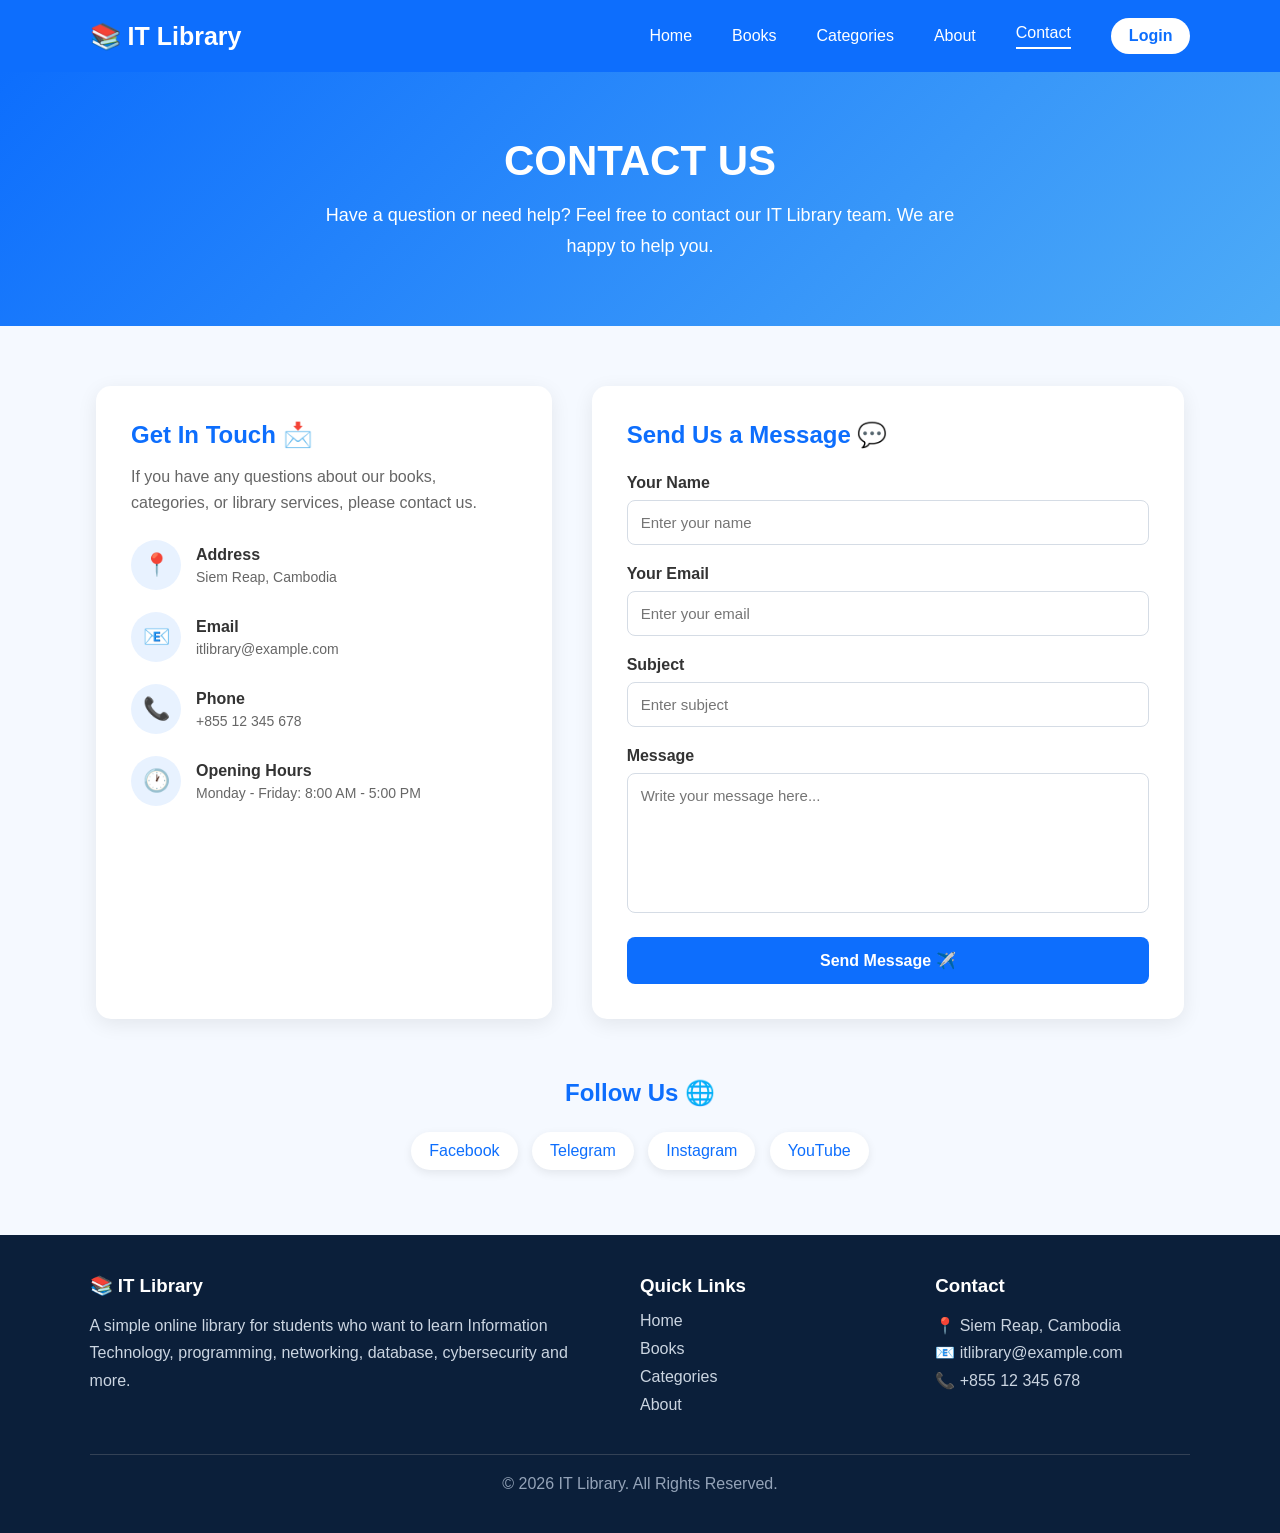
<file: contact.html>
<!DOCTYPE html>
<html lang="en">
<head>
    <meta charset="UTF-8">
    <meta name="viewport" content="width=device-width, initial-scale=1.0">
    <title>Contact - IT Library</title>

    <style>
        * {
            margin: 0;
            padding: 0;
            box-sizing: border-box;
            font-family: Arial, sans-serif;
        }

        body {
            background: #f5f9ff;
            color: #222;
        }

        /* ===== NAVBAR ===== */
        nav {
            background: #0d6efd;
            padding: 18px 7%;
            display: flex;
            justify-content: space-between;
            align-items: center;
            box-shadow: 0 3px 10px rgba(0,0,0,0.1);
        }

        .logo {
            color: white;
            font-size: 25px;
            font-weight: bold;
        }

        .nav-links {
            display: flex;
            gap: 25px;
            align-items: center;
        }

        .nav-links a {
            color: white;
            text-decoration: none;
            font-size: 16px;
            font-weight: 500;
        }

        .nav-links a:hover {
            opacity: 0.8;
        }

        .nav-links .active {
            border-bottom: 2px solid white;
            padding-bottom: 5px;
        }

        .login-btn {
            background: white;
            color: #0d6efd !important;
            padding: 9px 18px;
            border-radius: 20px;
            font-weight: bold !important;
        }

        /* ===== HERO ===== */
        .hero {
            background: linear-gradient(135deg, #0d6efd, #4dabf7);
            color: white;
            text-align: center;
            padding: 65px 20px;
        }

        .hero h1 {
            font-size: 42px;
            margin-bottom: 15px;
        }

        .hero p {
            font-size: 18px;
            max-width: 650px;
            margin: auto;
            line-height: 1.7;
        }

        /* ===== CONTACT SECTION ===== */
        .contact-section {
            width: 85%;
            max-width: 1100px;
            margin: 60px auto;
            display: grid;
            grid-template-columns: 1fr 1.3fr;
            gap: 40px;
        }

        /* ===== CONTACT INFO ===== */
        .contact-info {
            background: white;
            padding: 35px;
            border-radius: 15px;
            box-shadow: 0 5px 20px rgba(0,0,0,0.08);
        }

        .contact-info h2 {
            color: #0d6efd;
            margin-bottom: 15px;
        }

        .contact-info > p {
            color: #666;
            line-height: 1.6;
            margin-bottom: 25px;
        }

        .info-box {
            display: flex;
            align-items: center;
            gap: 15px;
            margin: 22px 0;
        }

        .icon {
            width: 50px;
            height: 50px;
            background: #e8f2ff;
            color: #0d6efd;
            border-radius: 50%;
            display: flex;
            align-items: center;
            justify-content: center;
            font-size: 22px;
        }

        .info-box h4 {
            margin-bottom: 5px;
            color: #333;
        }

        .info-box p {
            color: #666;
            font-size: 14px;
        }

        /* ===== CONTACT FORM ===== */
        .contact-form {
            background: white;
            padding: 35px;
            border-radius: 15px;
            box-shadow: 0 5px 20px rgba(0,0,0,0.08);
        }

        .contact-form h2 {
            color: #0d6efd;
            margin-bottom: 25px;
        }

        .form-group {
            margin-bottom: 20px;
        }

        .form-group label {
            display: block;
            margin-bottom: 8px;
            font-weight: bold;
            color: #333;
        }

        .form-group input,
        .form-group textarea {
            width: 100%;
            padding: 13px;
            border: 1px solid #d5dce5;
            border-radius: 8px;
            font-size: 15px;
            outline: none;
        }

        .form-group input:focus,
        .form-group textarea:focus {
            border-color: #0d6efd;
        }

        .form-group textarea {
            height: 140px;
            resize: none;
        }

        .send-btn {
            width: 100%;
            padding: 14px;
            background: #0d6efd;
            color: white;
            border: none;
            border-radius: 8px;
            font-size: 16px;
            font-weight: bold;
            cursor: pointer;
        }

        .send-btn:hover {
            background: #0b5ed7;
        }

        /* ===== SOCIAL ===== */
        .social {
            text-align: center;
            margin: 20px 0 60px;
        }

        .social h2 {
            color: #0d6efd;
            margin-bottom: 20px;
        }

        .social a {
            display: inline-block;
            margin: 5px;
            padding: 10px 18px;
            background: white;
            color: #0d6efd;
            text-decoration: none;
            border-radius: 20px;
            box-shadow: 0 3px 10px rgba(0,0,0,0.08);
        }

        .social a:hover {
            background: #0d6efd;
            color: white;
        }

        /* ===== FOOTER ===== */
        footer {
            background: #0b1f3a;
            color: white;
            padding: 40px 7%;
        }

        .footer-content {
            display: grid;
            grid-template-columns: 2fr 1fr 1fr;
            gap: 40px;
        }

        footer h3 {
            margin-bottom: 15px;
        }

        footer p {
            color: #cbd5e1;
            line-height: 1.7;
        }

        footer a {
            display: block;
            color: #cbd5e1;
            text-decoration: none;
            margin: 10px 0;
        }

        footer a:hover {
            color: white;
        }

        .copyright {
            text-align: center;
            border-top: 1px solid #334155;
            margin-top: 30px;
            padding-top: 20px;
            color: #94a3b8;
        }

        /* ===== RESPONSIVE ===== */
        @media (max-width: 800px) {
            nav {
                flex-direction: column;
                gap: 15px;
            }

            .nav-links {
                flex-wrap: wrap;
                justify-content: center;
                gap: 15px;
            }

            .contact-section {
                grid-template-columns: 1fr;
            }

            .footer-content {
                grid-template-columns: 1fr;
            }

            .hero h1 {
                font-size: 32px;
            }
        }
        .nav-links {
            margin-left: auto;
            display: flex;
            align-items: center;
            gap: 40px;
            white-space: nowrap;
        }
    </style>
</head>

<body>

    <!-- ===== NAVBAR ===== -->
    <nav>
        <div class="logo">📚 IT Library</div>

        <div class="nav-links">
            <a href="index.html">Home</a>
            <a href="books.html">Books</a>
            <a href="categories.html">Categories</a>
            <a href="about.html">About</a>
            <a href="contact.html" class="active">Contact</a>
            <a href="login.html" class="login-btn"><b>Login</b></a>
        </div>
    </nav>


    <!-- ===== HERO ===== -->
    <section class="hero">
        <h1>CONTACT US</h1>

        <p>
            Have a question or need help?
            Feel free to contact our IT Library team.
            We are happy to help you.
        </p>
    </section>


    <!-- ===== CONTACT SECTION ===== -->
    <section class="contact-section">

        <!-- CONTACT INFORMATION -->
        <div class="contact-info">

            <h2>Get In Touch 📩</h2>

            <p>
                If you have any questions about our books,
                categories, or library services, please contact us.
            </p>

            <div class="info-box">
                <div class="icon">📍</div>

                <div>
                    <h4>Address</h4>
                    <p>Siem Reap, Cambodia</p>
                </div>
            </div>

            <div class="info-box">
                <div class="icon">📧</div>

                <div>
                    <h4>Email</h4>
                    <p>itlibrary@example.com</p>
                </div>
            </div>

            <div class="info-box">
                <div class="icon">📞</div>

                <div>
                    <h4>Phone</h4>
                    <p>+855 12 345 678</p>
                </div>
            </div>

            <div class="info-box">
                <div class="icon">🕐</div>

                <div>
                    <h4>Opening Hours</h4>
                    <p>Monday - Friday: 8:00 AM - 5:00 PM</p>
                </div>
            </div>

        </div>


        <!-- CONTACT FORM -->
        <div class="contact-form">

            <h2>Send Us a Message 💬</h2>

            <form action="mailto:itlibrary@example.com" method="post" enctype="text/plain">

                <div class="form-group">
                    <label for="name">Your Name</label>

                    <input
                        type="text"
                        id="name"
                        name="name"
                        placeholder="Enter your name"
                    >
                </div>

                <div class="form-group">
                    <label for="email">Your Email</label>

                    <input
                        type="email"
                        id="email"
                        name="email"
                        placeholder="Enter your email"
                    >
                </div>

                <div class="form-group">
                    <label for="subject">Subject</label>

                    <input
                        type="text"
                        id="subject"
                        name="subject"
                        placeholder="Enter subject"
                    >
                </div>

                <div class="form-group">
                    <label for="message">Message</label>

                    <textarea
                        id="message"
                        name="message"
                        placeholder="Write your message here..."
                    ></textarea>
                </div>

                <button type="submit" class="send-btn">
                    Send Message ✈️
                </button>

            </form>

        </div>

    </section>


    <!-- ===== SOCIAL MEDIA ===== -->
    <section class="social">

        <h2>Follow Us 🌐</h2>

        <a href="#">Facebook</a>
        <a href="#">Telegram</a>
        <a href="#">Instagram</a>
        <a href="#">YouTube</a>

    </section>


    <!-- ===== FOOTER ===== -->
    <footer>

        <div class="footer-content">

            <div>
                <h3>📚 IT Library</h3>

                <p>
                    A simple online library for students
                    who want to learn Information Technology,
                    programming, networking, database,
                    cybersecurity and more.
                </p>
            </div>

            <div>
                <h3>Quick Links</h3>

                <a href="index.html">Home</a>
                <a href="books.html">Books</a>
                <a href="categories.html">Categories</a>
                <a href="about.html">About</a>
            </div>

            <div>
                <h3>Contact</h3>

                <p>📍 Siem Reap, Cambodia</p>
                <p>📧 itlibrary@example.com</p>
                <p>📞 +855 12 345 678</p>
            </div>

        </div>

        <div class="copyright">
            © 2026 IT Library. All Rights Reserved.
        </div>

    </footer>

</body>
</html>
</file>
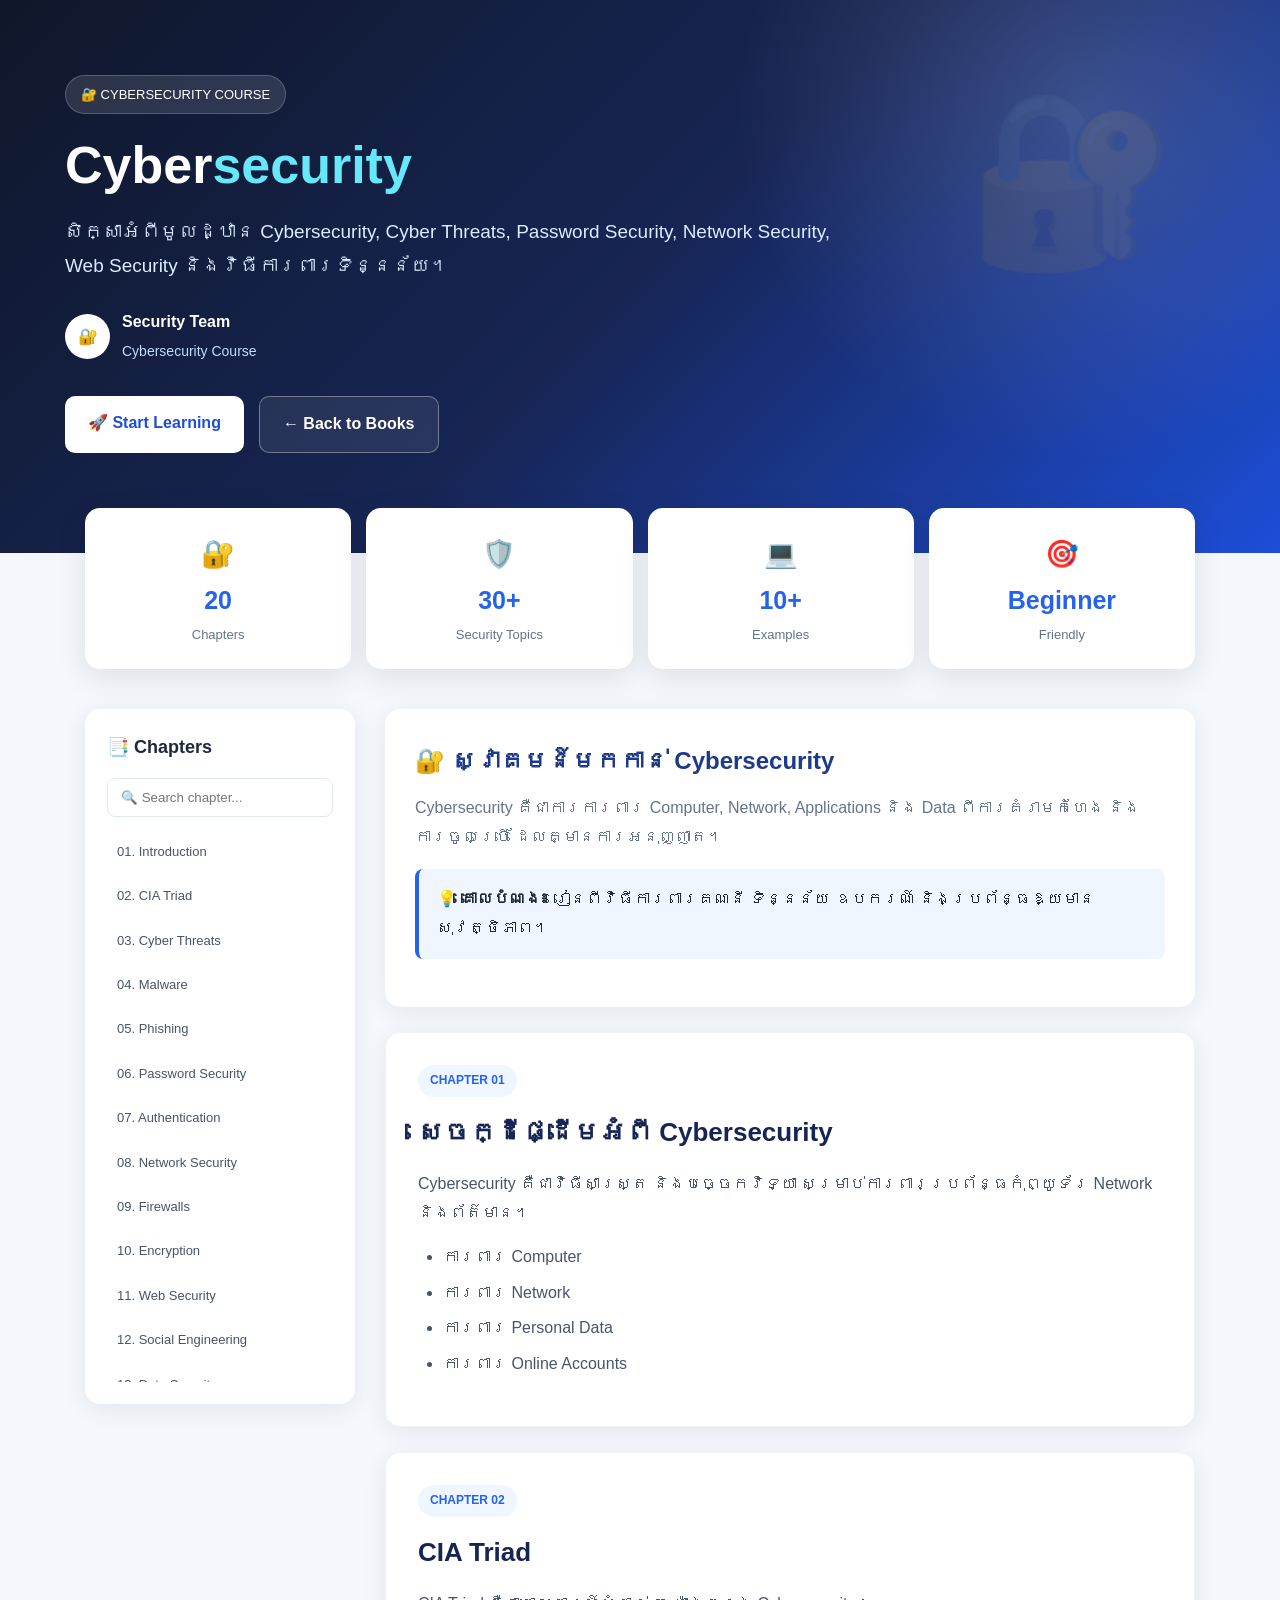
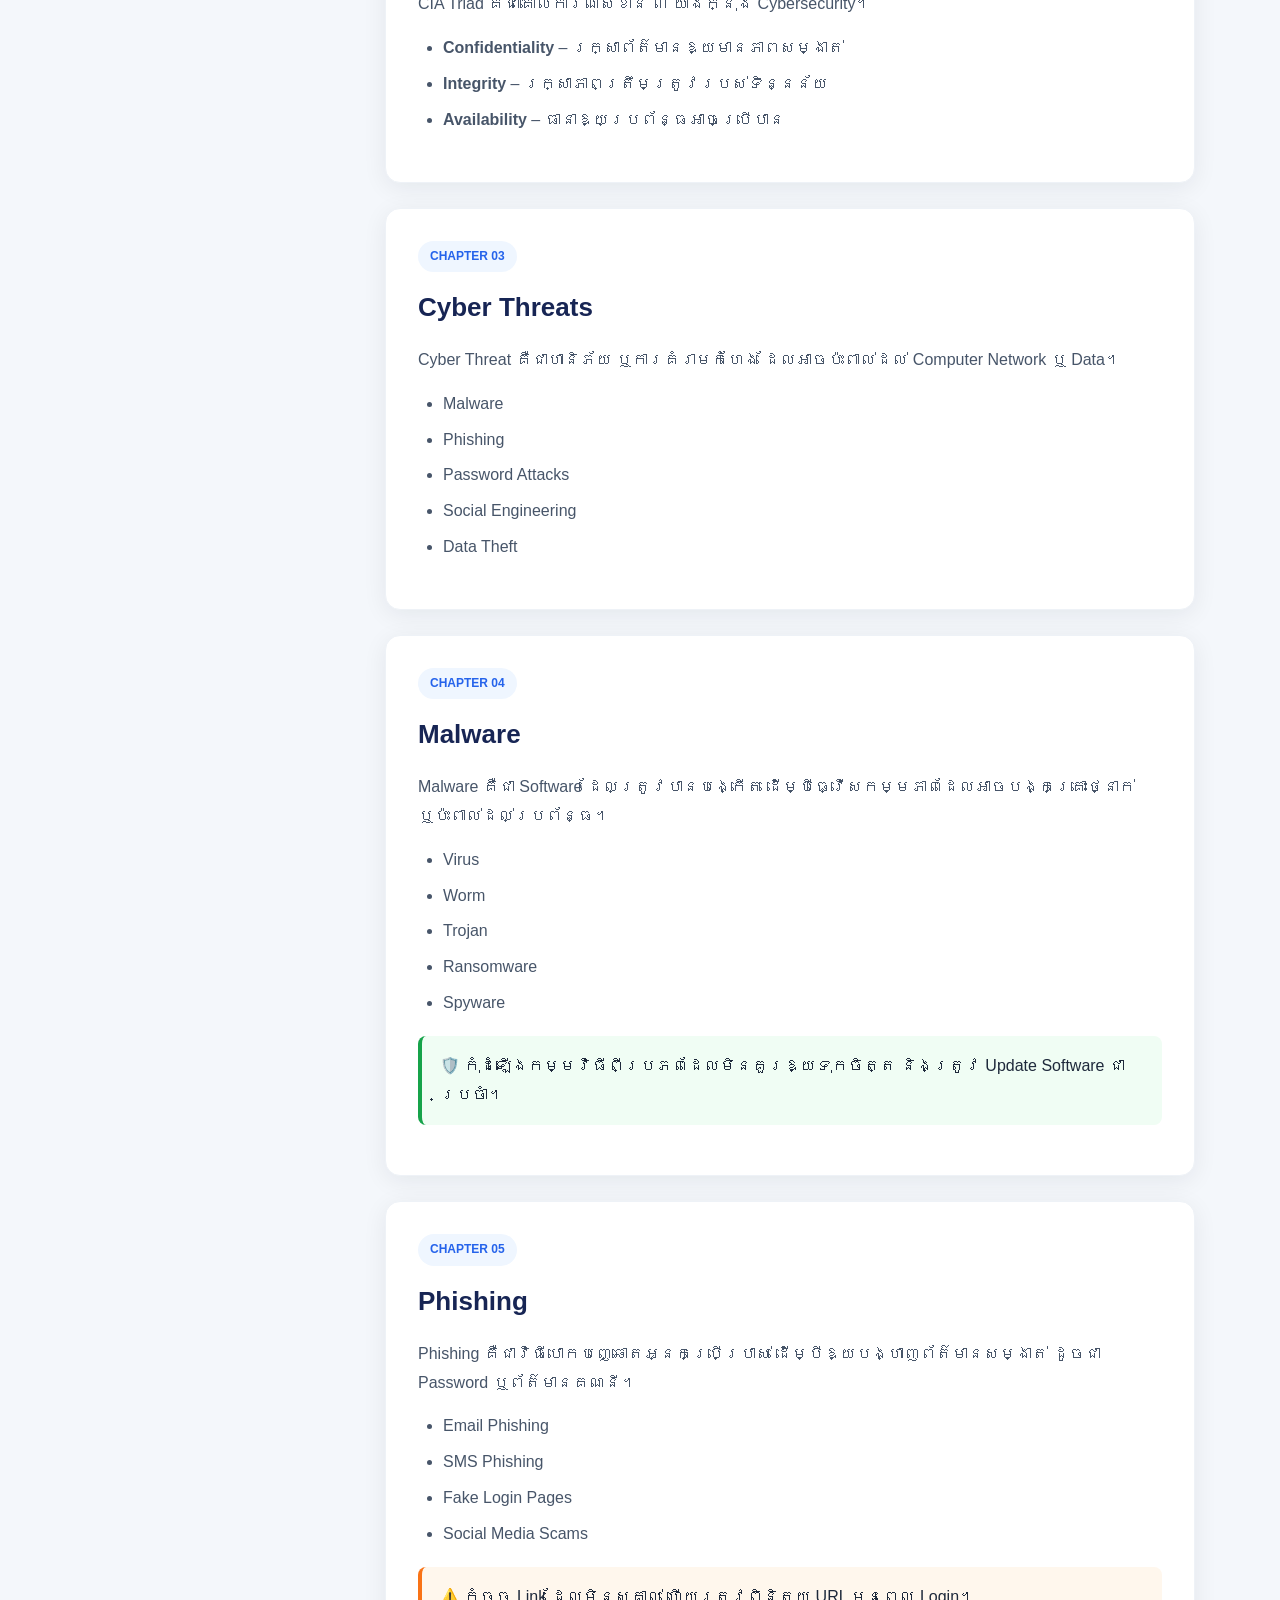
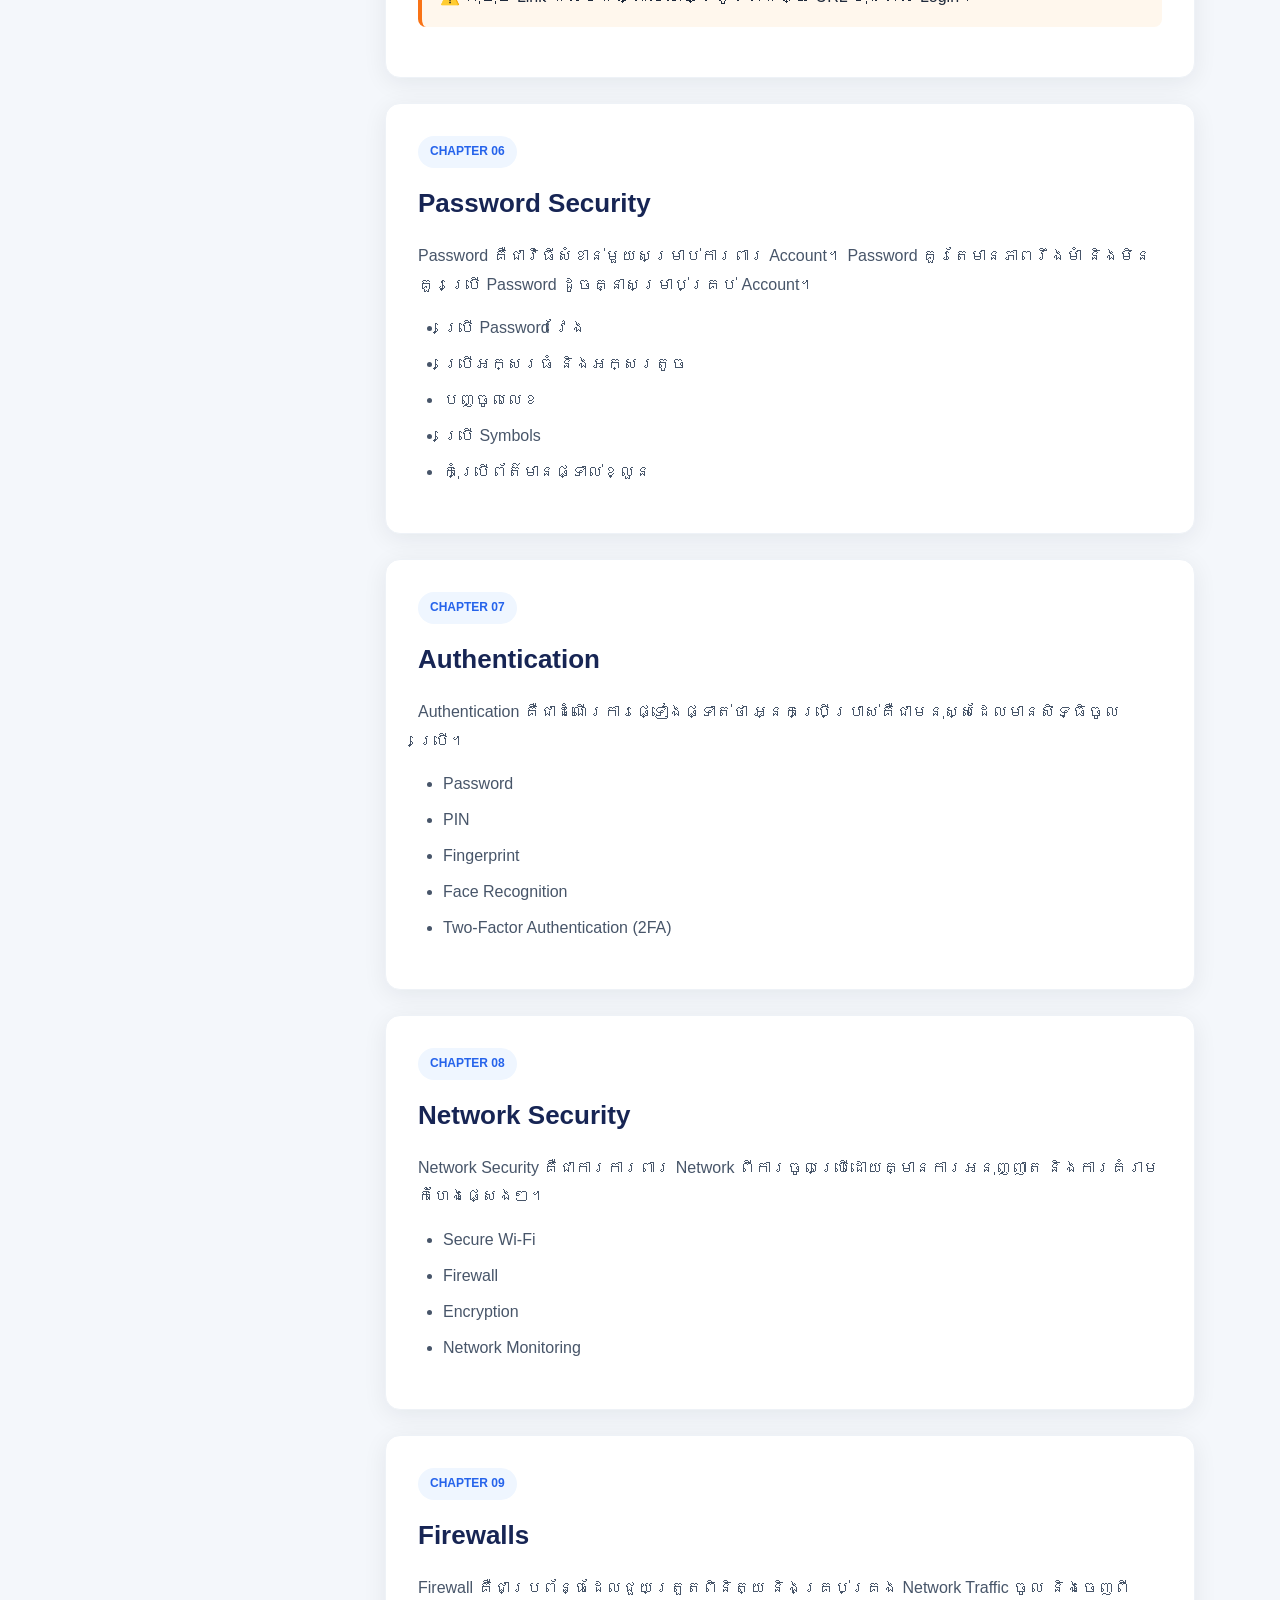
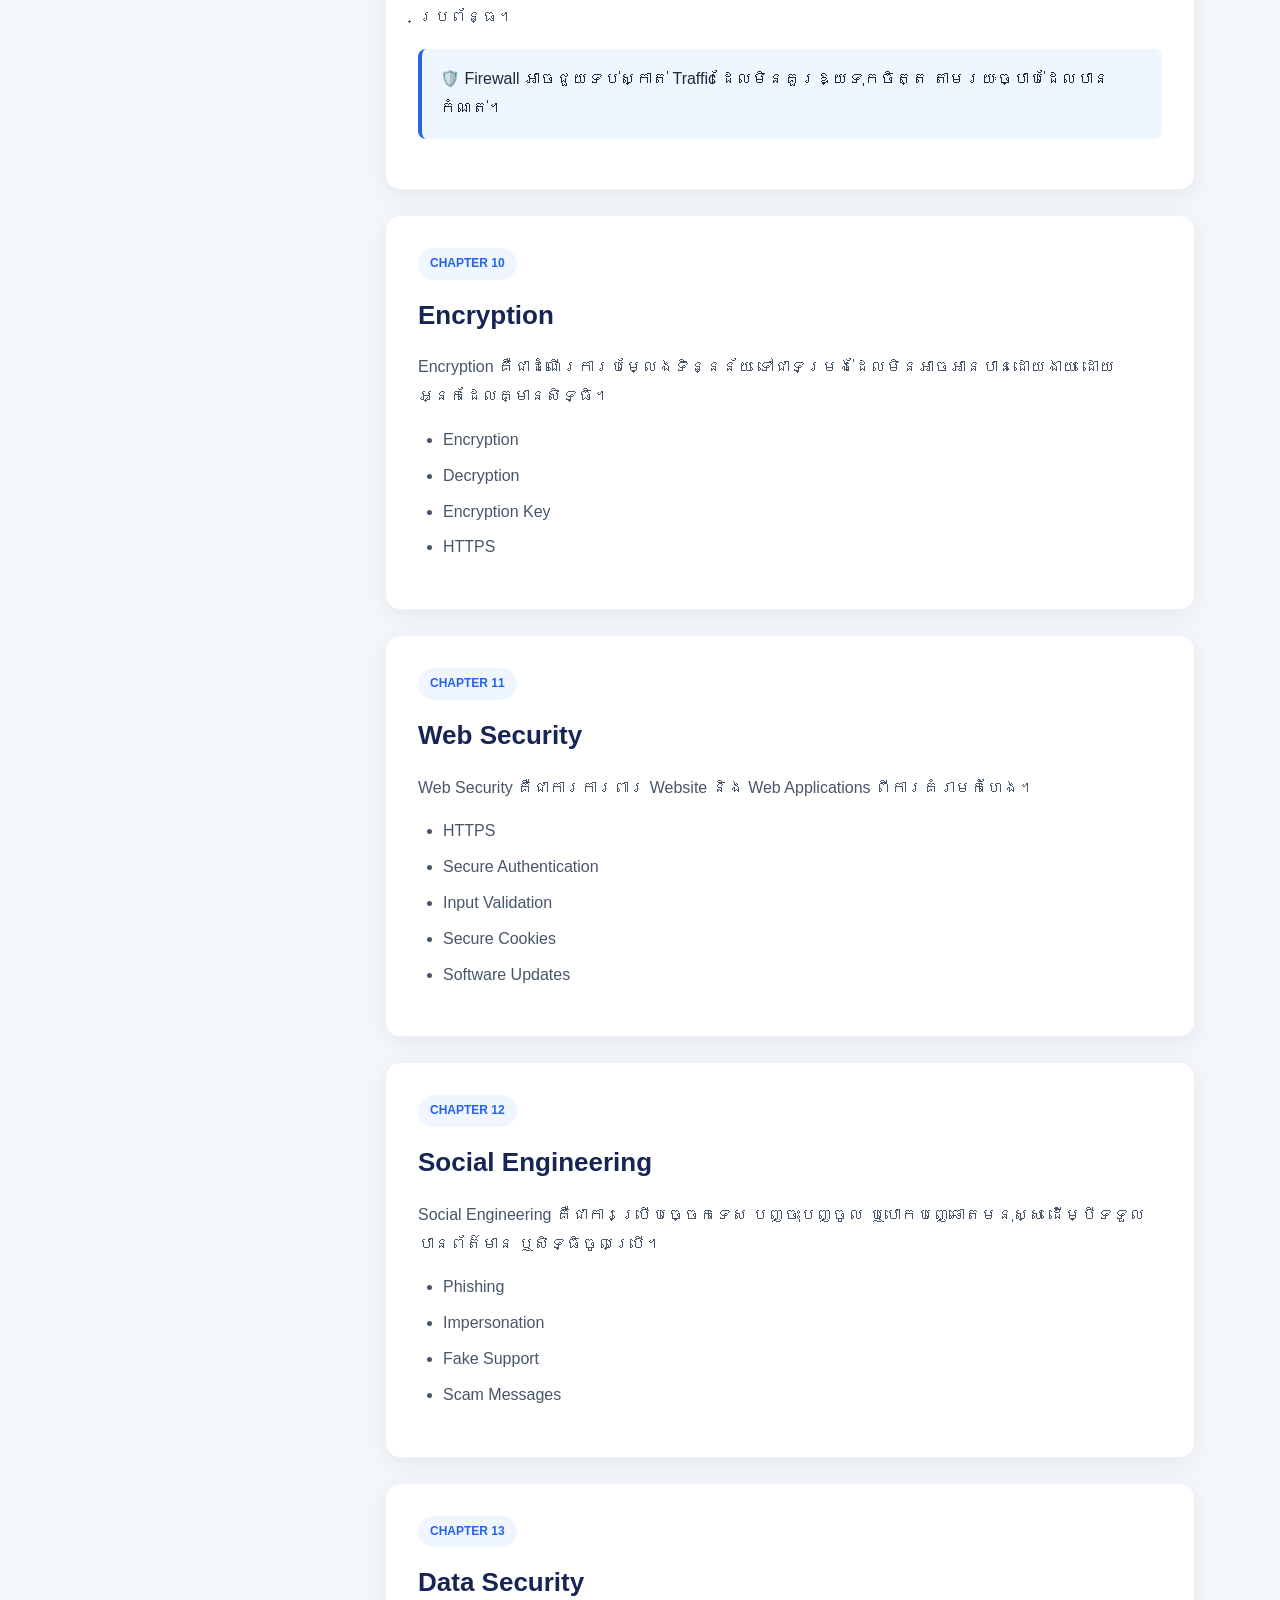
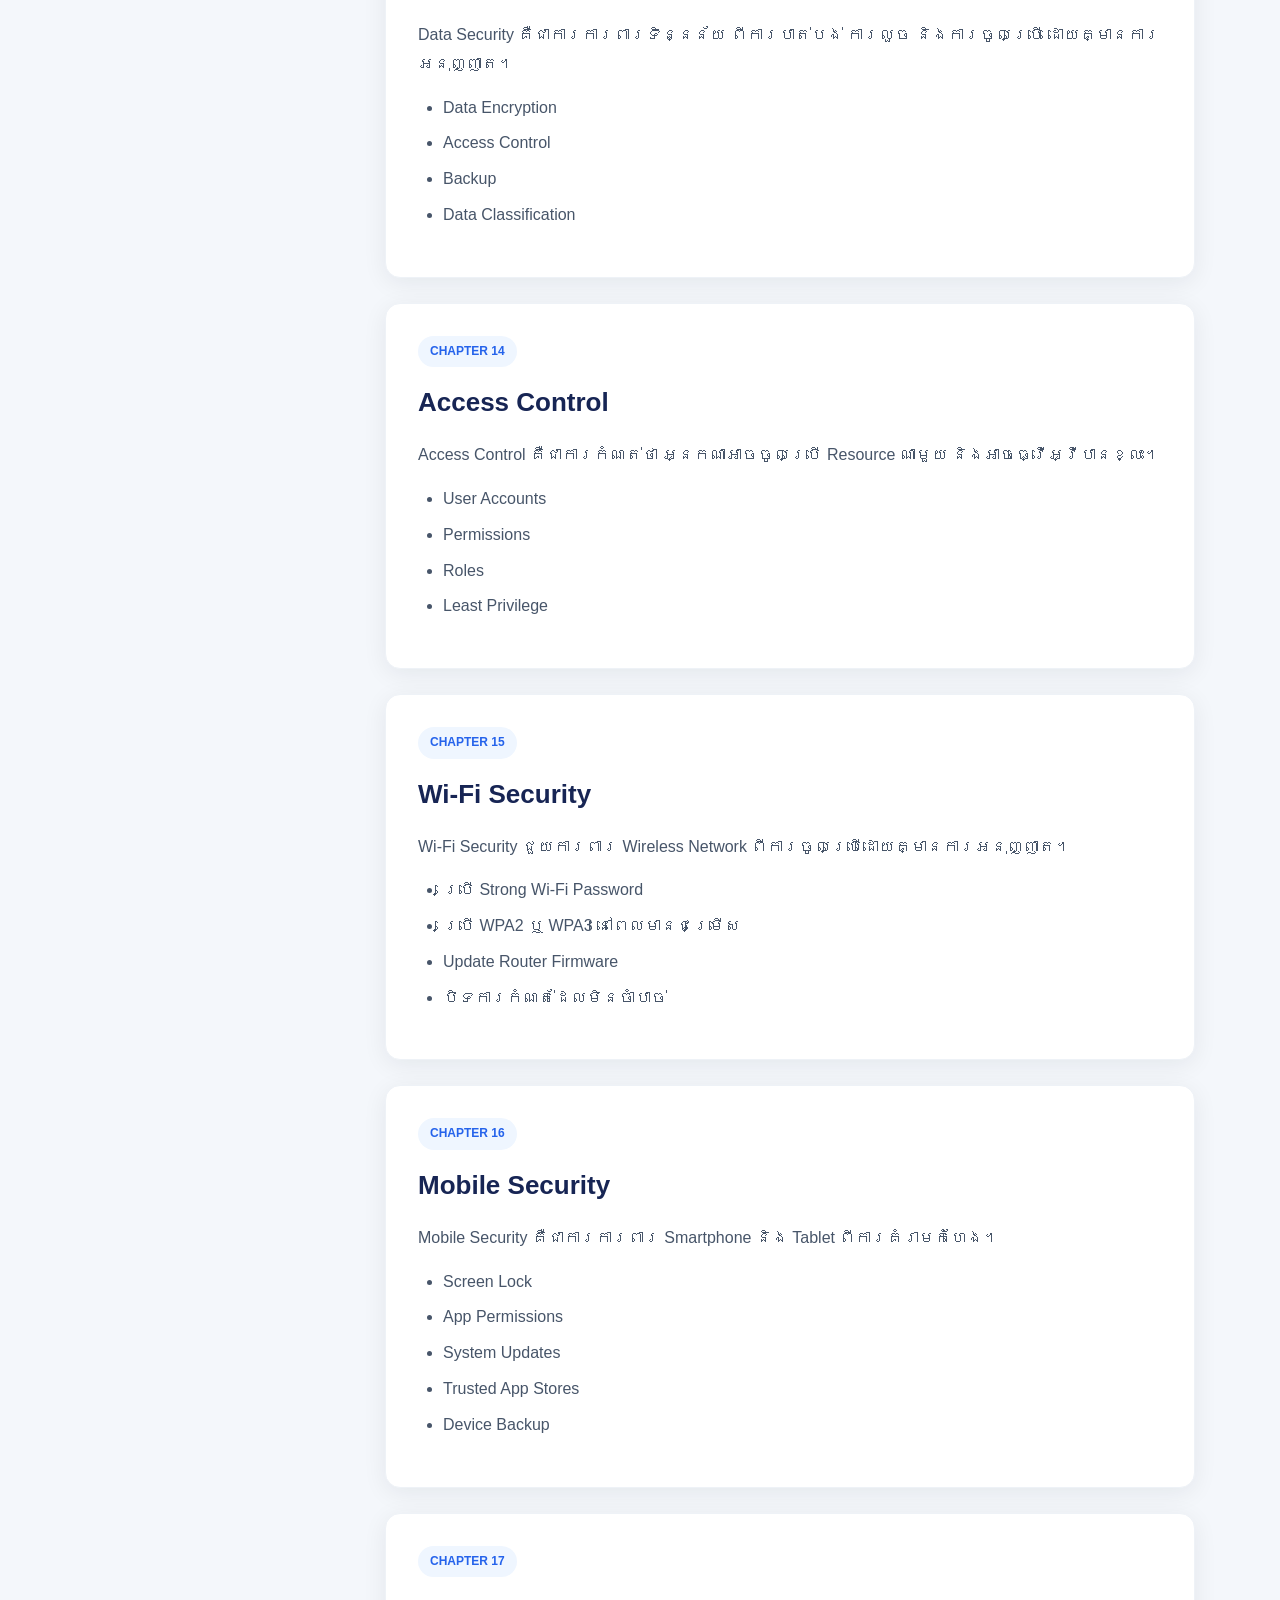
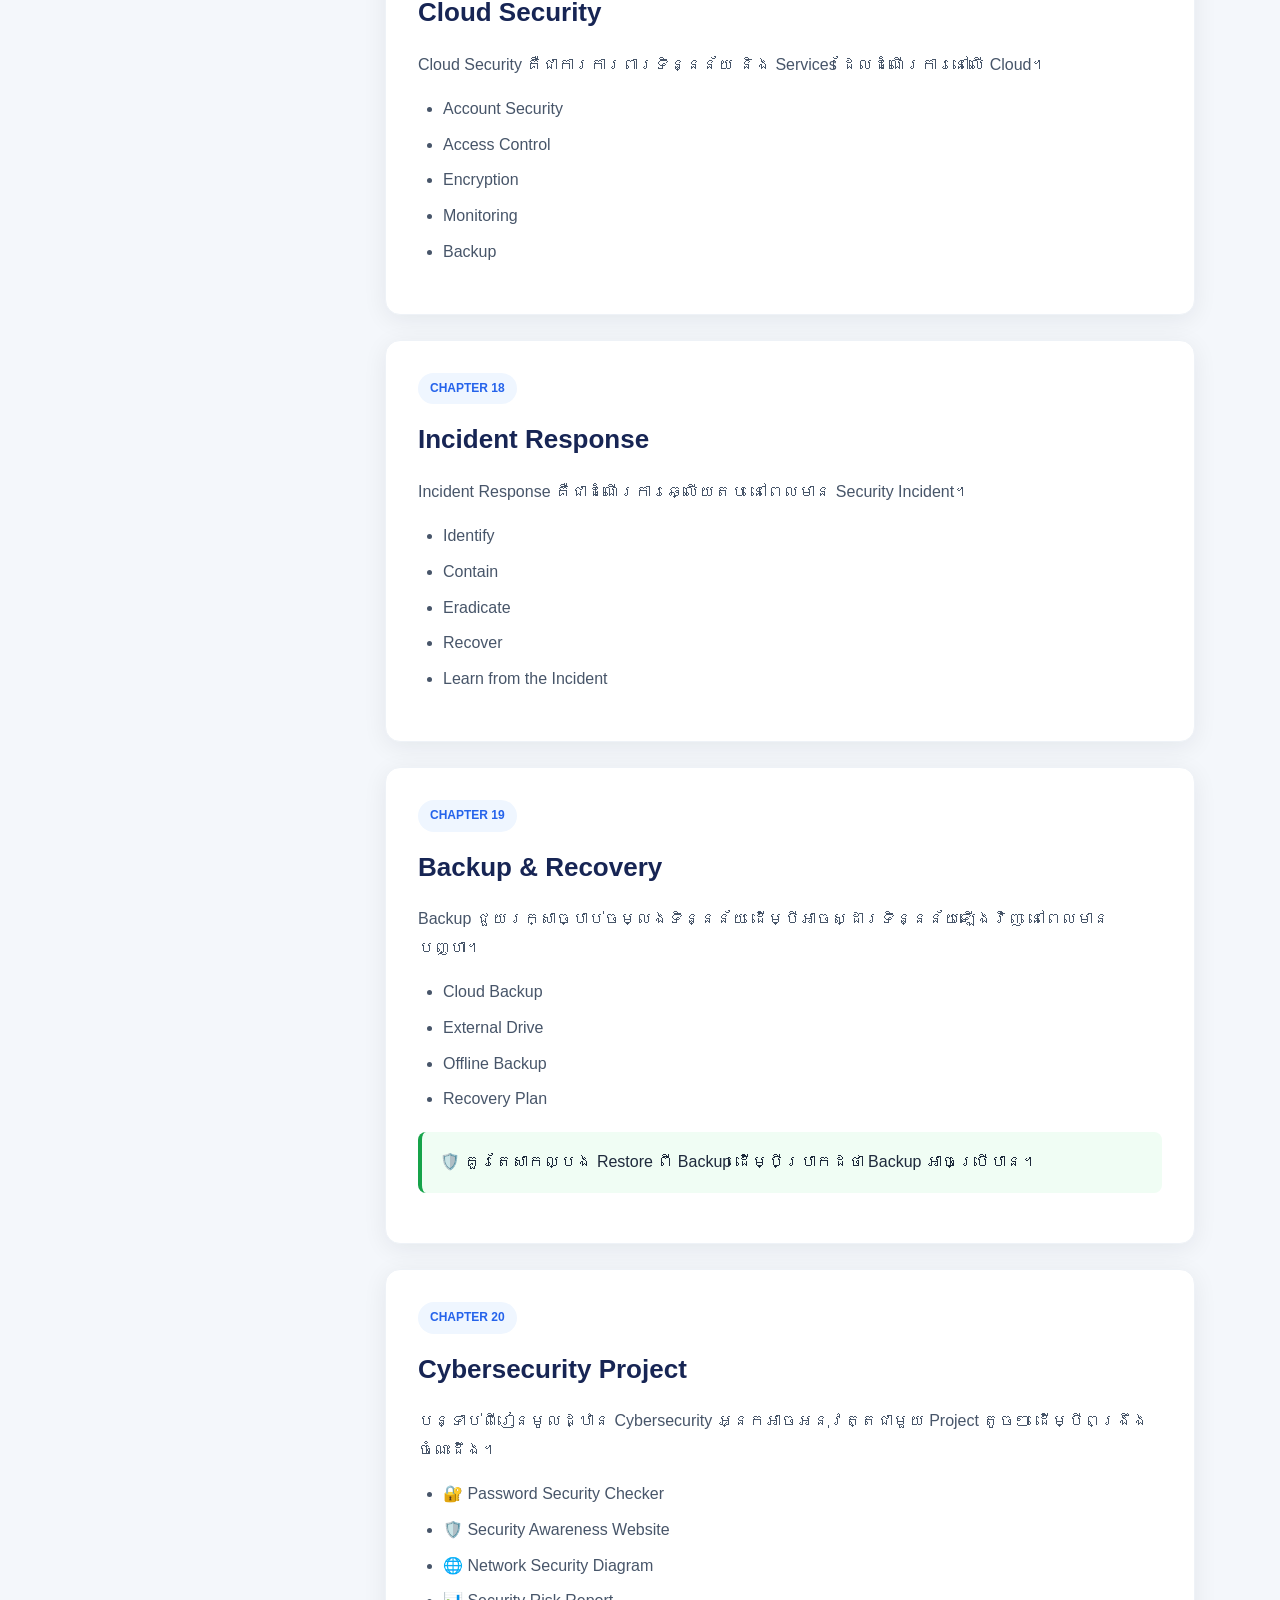
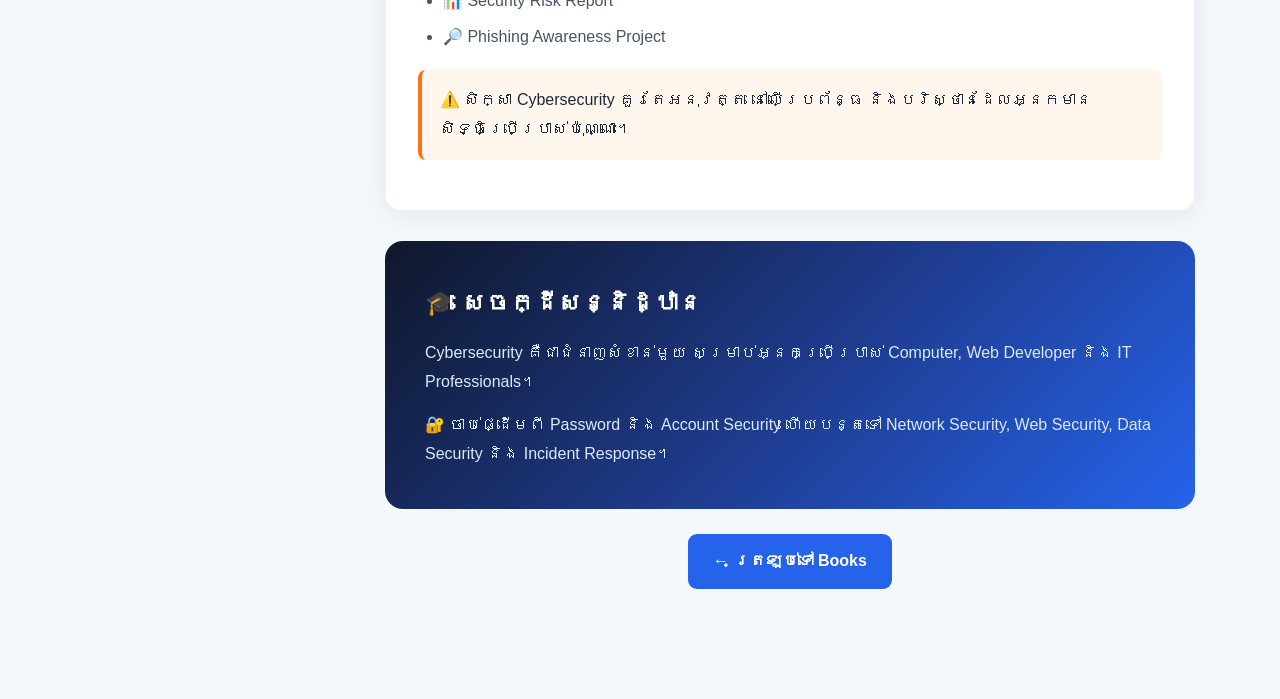
<file: cybersecurity.html>
<!DOCTYPE html>
<html lang="km">
<head>
    <meta charset="UTF-8">
    <meta name="viewport" content="width=device-width, initial-scale=1.0">

    <title>Cybersecurity | Security Team</title>

    <style>
        * {
            box-sizing: border-box;
            margin: 0;
            padding: 0;
        }

        html {
            scroll-behavior: smooth;
        }

        body {
            font-family: Arial, "Khmer OS Battambang",
                         "Noto Sans Khmer", sans-serif;
            background: #f4f7fb;
            color: #1e293b;
            line-height: 1.8;
        }

        /* Progress Bar */
        .progress-container {
            position: fixed;
            top: 0;
            left: 0;
            width: 100%;
            height: 5px;
            z-index: 9999;
        }

        .progress-bar {
            width: 0%;
            height: 5px;
            background: linear-gradient(
                90deg,
                #2563eb,
                #06b6d4,
                #22c55e
            );
        }

        /* Hero */
        .hero {
            color: white;
            padding: 75px 20px 100px;
            background:
                radial-gradient(
                    circle at 85% 20%,
                    rgba(255,255,255,.15),
                    transparent 30%
                ),
                linear-gradient(
                    135deg,
                    #0f172a,
                    #172554,
                    #1d4ed8
                );
            position: relative;
            overflow: hidden;
        }

        .hero::after {
            content: "🔐";
            position: absolute;
            right: 8%;
            top: 25px;
            font-size: 170px;
            opacity: .08;
        }

        .hero-content {
            max-width: 1150px;
            margin: auto;
            position: relative;
            z-index: 2;
        }

        .label {
            display: inline-block;
            padding: 7px 15px;
            border-radius: 50px;
            background: rgba(255,255,255,.12);
            border: 1px solid rgba(255,255,255,.2);
            font-size: 13px;
            margin-bottom: 20px;
        }

        .hero h1 {
            font-size: 52px;
            line-height: 1.2;
            margin-bottom: 18px;
        }

        .hero h1 span {
            color: #67e8f9;
        }

        .hero-description {
            max-width: 780px;
            color: #dbeafe;
            font-size: 19px;
            margin-bottom: 25px;
        }

        .author {
            display: flex;
            align-items: center;
            gap: 12px;
            margin-bottom: 30px;
        }

        .author-icon {
            width: 45px;
            height: 45px;
            border-radius: 50%;
            background: white;
            color: #1d4ed8;
            display: flex;
            align-items: center;
            justify-content: center;
            font-weight: bold;
        }

        .author span {
            color: #bfdbfe;
            font-size: 14px;
        }

        .buttons {
            display: flex;
            gap: 15px;
            flex-wrap: wrap;
        }

        .btn {
            text-decoration: none;
            padding: 13px 23px;
            border-radius: 10px;
            font-weight: bold;
            transition: .3s;
        }

        .btn-primary {
            background: white;
            color: #1d4ed8;
        }

        .btn-primary:hover {
            transform: translateY(-3px);
            box-shadow: 0 10px 25px rgba(0,0,0,.2);
        }

        .btn-outline {
            color: white;
            border: 1px solid rgba(255,255,255,.35);
            background: rgba(255,255,255,.08);
        }

        .btn-outline:hover {
            background: rgba(255,255,255,.18);
        }

        /* Statistics */
        .stats {
            max-width: 1150px;
            margin: -45px auto 40px;
            padding: 0 20px;
            display: grid;
            grid-template-columns: repeat(4, 1fr);
            gap: 15px;
            position: relative;
            z-index: 10;
        }

        .stat {
            background: white;
            padding: 22px;
            border-radius: 15px;
            text-align: center;
            box-shadow: 0 8px 30px rgba(15,23,42,.1);
        }

        .stat-icon {
            font-size: 27px;
        }

        .stat-number {
            color: #2563eb;
            font-size: 25px;
            font-weight: bold;
        }

        .stat-label {
            color: #64748b;
            font-size: 13px;
        }

        /* Main Layout */
        .layout {
            max-width: 1150px;
            margin: auto;
            padding: 0 20px 60px;

            display: grid;
            grid-template-columns: 270px 1fr;
            gap: 30px;
            align-items: start;
        }

        /* Sidebar */
        .sidebar {
            position: sticky;
            top: 25px;
            background: white;
            padding: 22px;
            border-radius: 15px;
            box-shadow: 0 5px 25px rgba(15,23,42,.08);
        }

        .sidebar-title {
            font-size: 18px;
            font-weight: bold;
            margin-bottom: 15px;
        }

        .search {
            width: 100%;
            padding: 11px 13px;
            border: 1px solid #e2e8f0;
            border-radius: 8px;
            outline: none;
            margin-bottom: 15px;
        }

        .search:focus {
            border-color: #2563eb;
        }

        .chapter-list {
            list-style: none;
            max-height: 550px;
            overflow-y: auto;
        }

        .chapter-list li {
            margin-bottom: 5px;
        }

        .chapter-list a {
            display: block;
            padding: 8px 10px;
            color: #475569;
            text-decoration: none;
            border-radius: 7px;
            font-size: 13px;
            transition: .2s;
        }

        .chapter-list a:hover {
            background: #eff6ff;
            color: #2563eb;
            transform: translateX(3px);
        }

        /* Intro */
        .intro {
            background: white;
            padding: 30px;
            border-radius: 15px;
            margin-bottom: 25px;
            box-shadow: 0 5px 25px rgba(15,23,42,.07);
        }

        .intro h2 {
            color: #1e3a8a;
            margin-bottom: 12px;
        }

        .intro p {
            color: #64748b;
        }

        /* Chapter */
        .chapter {
            background: white;
            padding: 32px;
            margin-bottom: 25px;
            border-radius: 15px;
            border: 1px solid #eef2f7;
            box-shadow: 0 5px 25px rgba(15,23,42,.07);
            scroll-margin-top: 25px;
            transition: .3s;
        }

        .chapter:hover {
            transform: translateY(-2px);
            box-shadow: 0 10px 35px rgba(15,23,42,.11);
        }

        .chapter-number {
            display: inline-block;
            padding: 5px 12px;
            background: #eff6ff;
            color: #2563eb;
            border-radius: 50px;
            font-size: 12px;
            font-weight: bold;
            margin-bottom: 12px;
        }

        .chapter h2 {
            color: #172554;
            font-size: 26px;
            margin-bottom: 15px;
        }

        .chapter p {
            color: #475569;
            font-size: 16px;
            margin-bottom: 15px;
        }

        .chapter ul {
            padding-left: 25px;
            color: #475569;
            margin-bottom: 15px;
        }

        .chapter li {
            margin-bottom: 7px;
        }

        /* Information boxes */
        .info-box {
            background: #eff6ff;
            border-left: 4px solid #2563eb;
            padding: 16px 18px;
            border-radius: 8px;
            margin: 18px 0;
        }

        .warning-box {
            background: #fff7ed;
            border-left: 4px solid #f97316;
            padding: 16px 18px;
            border-radius: 8px;
            margin: 18px 0;
        }

        .safe-box {
            background: #f0fdf4;
            border-left: 4px solid #16a34a;
            padding: 16px 18px;
            border-radius: 8px;
            margin: 18px 0;
        }

        /* Code */
        .code-title {
            background: #0f172a;
            color: #94a3b8;
            padding: 8px 15px;
            border-radius: 10px 10px 0 0;
            font-size: 12px;
        }

        pre {
            background: #020617;
            color: #e2e8f0;
            padding: 20px;
            margin-bottom: 20px;
            border-radius: 0 0 10px 10px;
            overflow-x: auto;
            font-family: Consolas, Monaco, monospace;
            font-size: 14px;
            line-height: 1.7;
        }

        code {
            background: #eff6ff;
            color: #1d4ed8;
            padding: 2px 6px;
            border-radius: 5px;
        }

        /* Conclusion */
        .conclusion {
            background: linear-gradient(
                135deg,
                #0f172a,
                #1e3a8a,
                #2563eb
            );
            color: white;
            padding: 40px;
            border-radius: 18px;
            margin-top: 30px;
        }

        .conclusion h2 {
            margin-bottom: 15px;
        }

        .conclusion p {
            color: #dbeafe;
        }

        /* Back */
        .back-section {
            text-align: center;
            padding: 25px 0 50px;
        }

        .back-button {
            display: inline-block;
            background: #2563eb;
            color: white;
            text-decoration: none;
            padding: 13px 25px;
            border-radius: 9px;
            font-weight: bold;
            transition: .3s;
        }

        .back-button:hover {
            background: #1d4ed8;
            transform: translateY(-2px);
        }

        /* Top */
        .top-button {
            position: fixed;
            right: 25px;
            bottom: 25px;
            width: 45px;
            height: 45px;
            border: none;
            border-radius: 50%;
            background: #2563eb;
            color: white;
            font-size: 20px;
            cursor: pointer;
            box-shadow: 0 5px 20px rgba(37,99,235,.35);
            display: none;
            z-index: 1000;
        }

        /* Responsive */
        @media (max-width: 900px) {

            .layout {
                grid-template-columns: 1fr;
            }

            .sidebar {
                position: relative;
                top: 0;
            }

            .chapter-list {
                max-height: 250px;
            }

            .stats {
                grid-template-columns: repeat(2, 1fr);
            }

            .hero h1 {
                font-size: 40px;
            }
        }

        @media (max-width: 600px) {

            .hero {
                padding: 60px 20px 80px;
            }

            .hero h1 {
                font-size: 32px;
            }

            .hero-description {
                font-size: 16px;
            }

            .layout {
                padding: 0 12px 40px;
            }

            .chapter {
                padding: 22px;
            }

            .chapter h2 {
                font-size: 21px;
            }
        }
    </style>
</head>

<body>

<!-- Reading Progress -->
<div class="progress-container">
    <div class="progress-bar" id="progressBar"></div>
</div>


<!-- HERO -->
<header class="hero">

    <div class="hero-content">

        <span class="label">
            🔐 CYBERSECURITY COURSE
        </span>

        <h1>
            Cyber<span>security</span>
        </h1>

        <p class="hero-description">
            សិក្សាអំពីមូលដ្ឋាន Cybersecurity,
            Cyber Threats, Password Security,
            Network Security, Web Security
            និងវិធីការពារទិន្នន័យ។
        </p>

        <div class="author">

            <div class="author-icon">
                🔐
            </div>

            <div>
                <strong>Security Team</strong>
                <br>
                <span>Cybersecurity Course</span>
            </div>

        </div>

        <div class="buttons">

            <a href="#chapter-1" class="btn btn-primary">
                🚀 Start Learning
            </a>

            <a href="books.html" class="btn btn-outline">
                ← Back to Books
            </a>

        </div>

    </div>

</header>


<!-- STATS -->
<div class="stats">

    <div class="stat">
        <div class="stat-icon">🔐</div>
        <div class="stat-number">20</div>
        <div class="stat-label">Chapters</div>
    </div>

    <div class="stat">
        <div class="stat-icon">🛡️</div>
        <div class="stat-number">30+</div>
        <div class="stat-label">Security Topics</div>
    </div>

    <div class="stat">
        <div class="stat-icon">💻</div>
        <div class="stat-number">10+</div>
        <div class="stat-label">Examples</div>
    </div>

    <div class="stat">
        <div class="stat-icon">🎯</div>
        <div class="stat-number">Beginner</div>
        <div class="stat-label">Friendly</div>
    </div>

</div>


<!-- MAIN -->
<div class="layout">


    <!-- SIDEBAR -->
    <aside class="sidebar">

        <div class="sidebar-title">
            📑 Chapters
        </div>

        <input
            type="text"
            class="search"
            id="chapterSearch"
            placeholder="🔍 Search chapter..."
        >

        <ul class="chapter-list">

            <li><a href="#chapter-1">01. Introduction</a></li>
            <li><a href="#chapter-2">02. CIA Triad</a></li>
            <li><a href="#chapter-3">03. Cyber Threats</a></li>
            <li><a href="#chapter-4">04. Malware</a></li>
            <li><a href="#chapter-5">05. Phishing</a></li>
            <li><a href="#chapter-6">06. Password Security</a></li>
            <li><a href="#chapter-7">07. Authentication</a></li>
            <li><a href="#chapter-8">08. Network Security</a></li>
            <li><a href="#chapter-9">09. Firewalls</a></li>
            <li><a href="#chapter-10">10. Encryption</a></li>
            <li><a href="#chapter-11">11. Web Security</a></li>
            <li><a href="#chapter-12">12. Social Engineering</a></li>
            <li><a href="#chapter-13">13. Data Security</a></li>
            <li><a href="#chapter-14">14. Access Control</a></li>
            <li><a href="#chapter-15">15. Wi-Fi Security</a></li>
            <li><a href="#chapter-16">16. Mobile Security</a></li>
            <li><a href="#chapter-17">17. Cloud Security</a></li>
            <li><a href="#chapter-18">18. Incident Response</a></li>
            <li><a href="#chapter-19">19. Backup & Recovery</a></li>
            <li><a href="#chapter-20">20. Security Project</a></li>

        </ul>

    </aside>


    <!-- CONTENT -->
    <main>


        <!-- INTRO -->
        <div class="intro">

            <h2>
                🔐 ស្វាគមន៍មកកាន់ Cybersecurity
            </h2>

            <p>
                Cybersecurity គឺជាការការពារ Computer,
                Network, Applications និង Data
                ពីការគំរាមកំហែង និងការចូលប្រើ
                ដែលគ្មានការអនុញ្ញាត។
            </p>

            <div class="info-box">

                💡 <strong>គោលបំណង៖</strong>
                រៀនពីវិធីការពារគណនី ទិន្នន័យ
                ឧបករណ៍ និងប្រព័ន្ធឱ្យមានសុវត្ថិភាព។

            </div>

        </div>


        <!-- CHAPTER 1 -->
        <section class="chapter" id="chapter-1">

            <span class="chapter-number">CHAPTER 01</span>

            <h2>សេចក្ដីផ្ដើមអំពី Cybersecurity</h2>

            <p>
                Cybersecurity គឺជាវិធីសាស្ត្រ និងបច្ចេកវិទ្យា
                សម្រាប់ការពារប្រព័ន្ធកុំព្យូទ័រ
                Network និងព័ត៌មាន។
            </p>

            <ul>
                <li>ការពារ Computer</li>
                <li>ការពារ Network</li>
                <li>ការពារ Personal Data</li>
                <li>ការពារ Online Accounts</li>
            </ul>

        </section>


        <!-- CHAPTER 2 -->
        <section class="chapter" id="chapter-2">

            <span class="chapter-number">CHAPTER 02</span>

            <h2>CIA Triad</h2>

            <p>
                CIA Triad គឺជាគោលការណ៍សំខាន់
                ៣ យ៉ាងក្នុង Cybersecurity។
            </p>

            <ul>
                <li>
                    <strong>Confidentiality</strong>
                    – រក្សាព័ត៌មានឱ្យមានភាពសម្ងាត់
                </li>

                <li>
                    <strong>Integrity</strong>
                    – រក្សាភាពត្រឹមត្រូវរបស់ទិន្នន័យ
                </li>

                <li>
                    <strong>Availability</strong>
                    – ធានាឱ្យប្រព័ន្ធអាចប្រើបាន
                </li>
            </ul>

        </section>


        <!-- CHAPTER 3 -->
        <section class="chapter" id="chapter-3">

            <span class="chapter-number">CHAPTER 03</span>

            <h2>Cyber Threats</h2>

            <p>
                Cyber Threat គឺជាហានិភ័យ ឬការគំរាមកំហែង
                ដែលអាចប៉ះពាល់ដល់ Computer Network
                ឬ Data។
            </p>

            <ul>
                <li>Malware</li>
                <li>Phishing</li>
                <li>Password Attacks</li>
                <li>Social Engineering</li>
                <li>Data Theft</li>
            </ul>

        </section>


        <!-- CHAPTER 4 -->
        <section class="chapter" id="chapter-4">

            <span class="chapter-number">CHAPTER 04</span>

            <h2>Malware</h2>

            <p>
                Malware គឺជា Software ដែលត្រូវបានបង្កើត
                ដើម្បីធ្វើសកម្មភាពដែលអាចបង្កគ្រោះថ្នាក់
                ឬប៉ះពាល់ដល់ប្រព័ន្ធ។
            </p>

            <ul>
                <li>Virus</li>
                <li>Worm</li>
                <li>Trojan</li>
                <li>Ransomware</li>
                <li>Spyware</li>
            </ul>

            <div class="safe-box">
                🛡️ កុំដំឡើងកម្មវិធីពីប្រភពដែលមិនគួរឱ្យទុកចិត្ត
                និងត្រូវ Update Software ជាប្រចាំ។
            </div>

        </section>


        <!-- CHAPTER 5 -->
        <section class="chapter" id="chapter-5">

            <span class="chapter-number">CHAPTER 05</span>

            <h2>Phishing</h2>

            <p>
                Phishing គឺជាវិធីបោកបញ្ឆោតអ្នកប្រើប្រាស់
                ដើម្បីឱ្យបង្ហាញព័ត៌មានសម្ងាត់
                ដូចជា Password ឬព័ត៌មានគណនី។
            </p>

            <ul>
                <li>Email Phishing</li>
                <li>SMS Phishing</li>
                <li>Fake Login Pages</li>
                <li>Social Media Scams</li>
            </ul>

            <div class="warning-box">
                ⚠️ កុំចុច Link ដែលមិនស្គាល់
                ហើយត្រូវពិនិត្យ URL មុនពេល Login។
            </div>

        </section>


        <!-- CHAPTER 6 -->
        <section class="chapter" id="chapter-6">

            <span class="chapter-number">CHAPTER 06</span>

            <h2>Password Security</h2>

            <p>
                Password គឺជាវិធីសំខាន់មួយសម្រាប់ការពារ Account។
                Password គួរតែមានភាពរឹងមាំ និងមិនគួរប្រើ
                Password ដូចគ្នាសម្រាប់គ្រប់ Account។
            </p>

            <ul>
                <li>ប្រើ Password វែង</li>
                <li>ប្រើអក្សរធំ និងអក្សរតូច</li>
                <li>បញ្ចូលលេខ</li>
                <li>ប្រើ Symbols</li>
                <li>កុំប្រើព័ត៌មានផ្ទាល់ខ្លួន</li>
            </ul>

        </section>


        <!-- CHAPTER 7 -->
        <section class="chapter" id="chapter-7">

            <span class="chapter-number">CHAPTER 07</span>

            <h2>Authentication</h2>

            <p>
                Authentication គឺជាដំណើរការផ្ទៀងផ្ទាត់ថា
                អ្នកប្រើប្រាស់គឺជាមនុស្សដែលមានសិទ្ធិចូលប្រើ។
            </p>

            <ul>
                <li>Password</li>
                <li>PIN</li>
                <li>Fingerprint</li>
                <li>Face Recognition</li>
                <li>Two-Factor Authentication (2FA)</li>
            </ul>

        </section>


        <!-- CHAPTER 8 -->
        <section class="chapter" id="chapter-8">

            <span class="chapter-number">CHAPTER 08</span>

            <h2>Network Security</h2>

            <p>
                Network Security គឺជាការការពារ Network
                ពីការចូលប្រើដោយគ្មានការអនុញ្ញាត
                និងការគំរាមកំហែងផ្សេងៗ។
            </p>

            <ul>
                <li>Secure Wi-Fi</li>
                <li>Firewall</li>
                <li>Encryption</li>
                <li>Network Monitoring</li>
            </ul>

        </section>


        <!-- CHAPTER 9 -->
        <section class="chapter" id="chapter-9">

            <span class="chapter-number">CHAPTER 09</span>

            <h2>Firewalls</h2>

            <p>
                Firewall គឺជាប្រព័ន្ធដែលជួយត្រួតពិនិត្យ
                និងគ្រប់គ្រង Network Traffic
                ចូល និងចេញពីប្រព័ន្ធ។
            </p>

            <div class="info-box">
                🛡️ Firewall អាចជួយទប់ស្កាត់
                Traffic ដែលមិនគួរឱ្យទុកចិត្ត
                តាមរយៈច្បាប់ដែលបានកំណត់។
            </div>

        </section>


        <!-- CHAPTER 10 -->
        <section class="chapter" id="chapter-10">

            <span class="chapter-number">CHAPTER 10</span>

            <h2>Encryption</h2>

            <p>
                Encryption គឺជាដំណើរការបម្លែងទិន្នន័យ
                ទៅជាទម្រង់ដែលមិនអាចអានបានដោយងាយ
                ដោយអ្នកដែលគ្មានសិទ្ធិ។
            </p>

            <ul>
                <li>Encryption</li>
                <li>Decryption</li>
                <li>Encryption Key</li>
                <li>HTTPS</li>
            </ul>

        </section>


        <!-- CHAPTER 11 -->
        <section class="chapter" id="chapter-11">

            <span class="chapter-number">CHAPTER 11</span>

            <h2>Web Security</h2>

            <p>
                Web Security គឺជាការការពារ Website
                និង Web Applications ពីការគំរាមកំហែង។
            </p>

            <ul>
                <li>HTTPS</li>
                <li>Secure Authentication</li>
                <li>Input Validation</li>
                <li>Secure Cookies</li>
                <li>Software Updates</li>
            </ul>

        </section>


        <!-- CHAPTER 12 -->
        <section class="chapter" id="chapter-12">

            <span class="chapter-number">CHAPTER 12</span>

            <h2>Social Engineering</h2>

            <p>
                Social Engineering គឺជាការប្រើបច្ចេកទេស
                បញ្ចុះបញ្ចូល ឬបោកបញ្ឆោតមនុស្ស
                ដើម្បីទទួលបានព័ត៌មាន ឬសិទ្ធិចូលប្រើ។
            </p>

            <ul>
                <li>Phishing</li>
                <li>Impersonation</li>
                <li>Fake Support</li>
                <li>Scam Messages</li>
            </ul>

        </section>


        <!-- CHAPTER 13 -->
        <section class="chapter" id="chapter-13">

            <span class="chapter-number">CHAPTER 13</span>

            <h2>Data Security</h2>

            <p>
                Data Security គឺជាការការពារទិន្នន័យ
                ពីការបាត់បង់ ការលួច និងការចូលប្រើ
                ដោយគ្មានការអនុញ្ញាត។
            </p>

            <ul>
                <li>Data Encryption</li>
                <li>Access Control</li>
                <li>Backup</li>
                <li>Data Classification</li>
            </ul>

        </section>


        <!-- CHAPTER 14 -->
        <section class="chapter" id="chapter-14">

            <span class="chapter-number">CHAPTER 14</span>

            <h2>Access Control</h2>

            <p>
                Access Control គឺជាការកំណត់ថា
                អ្នកណាអាចចូលប្រើ Resource ណាមួយ
                និងអាចធ្វើអ្វីបានខ្លះ។
            </p>

            <ul>
                <li>User Accounts</li>
                <li>Permissions</li>
                <li>Roles</li>
                <li>Least Privilege</li>
            </ul>

        </section>


        <!-- CHAPTER 15 -->
        <section class="chapter" id="chapter-15">

            <span class="chapter-number">CHAPTER 15</span>

            <h2>Wi-Fi Security</h2>

            <p>
                Wi-Fi Security ជួយការពារ Wireless Network
                ពីការចូលប្រើដោយគ្មានការអនុញ្ញាត។
            </p>

            <ul>
                <li>ប្រើ Strong Wi-Fi Password</li>
                <li>ប្រើ WPA2 ឬ WPA3 នៅពេលមានជម្រើស</li>
                <li>Update Router Firmware</li>
                <li>បិទការកំណត់ដែលមិនចាំបាច់</li>
            </ul>

        </section>


        <!-- CHAPTER 16 -->
        <section class="chapter" id="chapter-16">

            <span class="chapter-number">CHAPTER 16</span>

            <h2>Mobile Security</h2>

            <p>
                Mobile Security គឺជាការការពារ Smartphone
                និង Tablet ពីការគំរាមកំហែង។
            </p>

            <ul>
                <li>Screen Lock</li>
                <li>App Permissions</li>
                <li>System Updates</li>
                <li>Trusted App Stores</li>
                <li>Device Backup</li>
            </ul>

        </section>


        <!-- CHAPTER 17 -->
        <section class="chapter" id="chapter-17">

            <span class="chapter-number">CHAPTER 17</span>

            <h2>Cloud Security</h2>

            <p>
                Cloud Security គឺជាការការពារទិន្នន័យ
                និង Services ដែលដំណើរការនៅលើ Cloud។
            </p>

            <ul>
                <li>Account Security</li>
                <li>Access Control</li>
                <li>Encryption</li>
                <li>Monitoring</li>
                <li>Backup</li>
            </ul>

        </section>


        <!-- CHAPTER 18 -->
        <section class="chapter" id="chapter-18">

            <span class="chapter-number">CHAPTER 18</span>

            <h2>Incident Response</h2>

            <p>
                Incident Response គឺជាដំណើរការឆ្លើយតប
                នៅពេលមាន Security Incident។
            </p>

            <ul>
                <li>Identify</li>
                <li>Contain</li>
                <li>Eradicate</li>
                <li>Recover</li>
                <li>Learn from the Incident</li>
            </ul>

        </section>


        <!-- CHAPTER 19 -->
        <section class="chapter" id="chapter-19">

            <span class="chapter-number">CHAPTER 19</span>

            <h2>Backup & Recovery</h2>

            <p>
                Backup ជួយរក្សាច្បាប់ចម្លងទិន្នន័យ
                ដើម្បីអាចស្ដារទិន្នន័យឡើងវិញ
                នៅពេលមានបញ្ហា។
            </p>

            <ul>
                <li>Cloud Backup</li>
                <li>External Drive</li>
                <li>Offline Backup</li>
                <li>Recovery Plan</li>
            </ul>

            <div class="safe-box">
                🛡️ គួរតែសាកល្បង Restore ពី Backup
                ដើម្បីប្រាកដថា Backup អាចប្រើបាន។
            </div>

        </section>


        <!-- CHAPTER 20 -->
        <section class="chapter" id="chapter-20">

            <span class="chapter-number">CHAPTER 20</span>

            <h2>Cybersecurity Project</h2>

            <p>
                បន្ទាប់ពីរៀនមូលដ្ឋាន Cybersecurity
                អ្នកអាចអនុវត្តជាមួយ Project តូចៗ
                ដើម្បីពង្រឹងចំណេះដឹង។
            </p>

            <ul>
                <li>🔐 Password Security Checker</li>
                <li>🛡️ Security Awareness Website</li>
                <li>🌐 Network Security Diagram</li>
                <li>📊 Security Risk Report</li>
                <li>🔎 Phishing Awareness Project</li>
            </ul>

            <div class="warning-box">
                ⚠️ សិក្សា Cybersecurity គួរតែអនុវត្ត
                នៅលើប្រព័ន្ធ និងបរិស្ថានដែលអ្នកមាន
                សិទ្ធិប្រើប្រាស់ប៉ុណ្ណោះ។
            </div>

        </section>


        <!-- CONCLUSION -->
        <div class="conclusion">

            <h2>🎓 សេចក្ដីសន្និដ្ឋាន</h2>

            <p>
                Cybersecurity គឺជាជំនាញសំខាន់មួយ
                សម្រាប់អ្នកប្រើប្រាស់ Computer,
                Web Developer និង IT Professionals។
            </p>

            <p style="margin-top:15px;">
                🔐 ចាប់ផ្ដើមពី Password និង Account Security
                ហើយបន្តទៅ Network Security,
                Web Security, Data Security និង
                Incident Response។
            </p>

        </div>


        <div class="back-section">

            <a href="books.html" class="back-button">
                ← ត្រឡប់ទៅ Books
            </a>

        </div>

    </main>

</div>


<!-- Back To Top -->
<button class="top-button" id="topButton">
    ↑
</button>


<script>

    /* Reading Progress */

    window.addEventListener("scroll", function () {

        const scrollTop = window.scrollY;

        const documentHeight =
            document.documentElement.scrollHeight -
            document.documentElement.clientHeight;

        const progress =
            (scrollTop / documentHeight) * 100;

        document.getElementById("progressBar")
            .style.width = progress + "%";

    });


    /* Back To Top */

    const topButton =
        document.getElementById("topButton");

    window.addEventListener("scroll", function () {

        if (window.scrollY > 400) {
            topButton.style.display = "block";
        } else {
            topButton.style.display = "none";
        }

    });

    topButton.addEventListener("click", function () {

        window.scrollTo({
            top: 0,
            behavior: "smooth"
        });

    });


    /* Search Chapters */

    const search =
        document.getElementById("chapterSearch");

    const chapters =
        document.querySelectorAll(".chapter");

    search.addEventListener("input", function () {

        const value =
            search.value.toLowerCase();

        chapters.forEach(function (chapter) {

            const text =
                chapter.textContent.toLowerCase();

            if (text.includes(value)) {
                chapter.style.display = "block";
            } else {
                chapter.style.display = "none";
            }

        });

    });

</script>

</body>
</html>
</file>
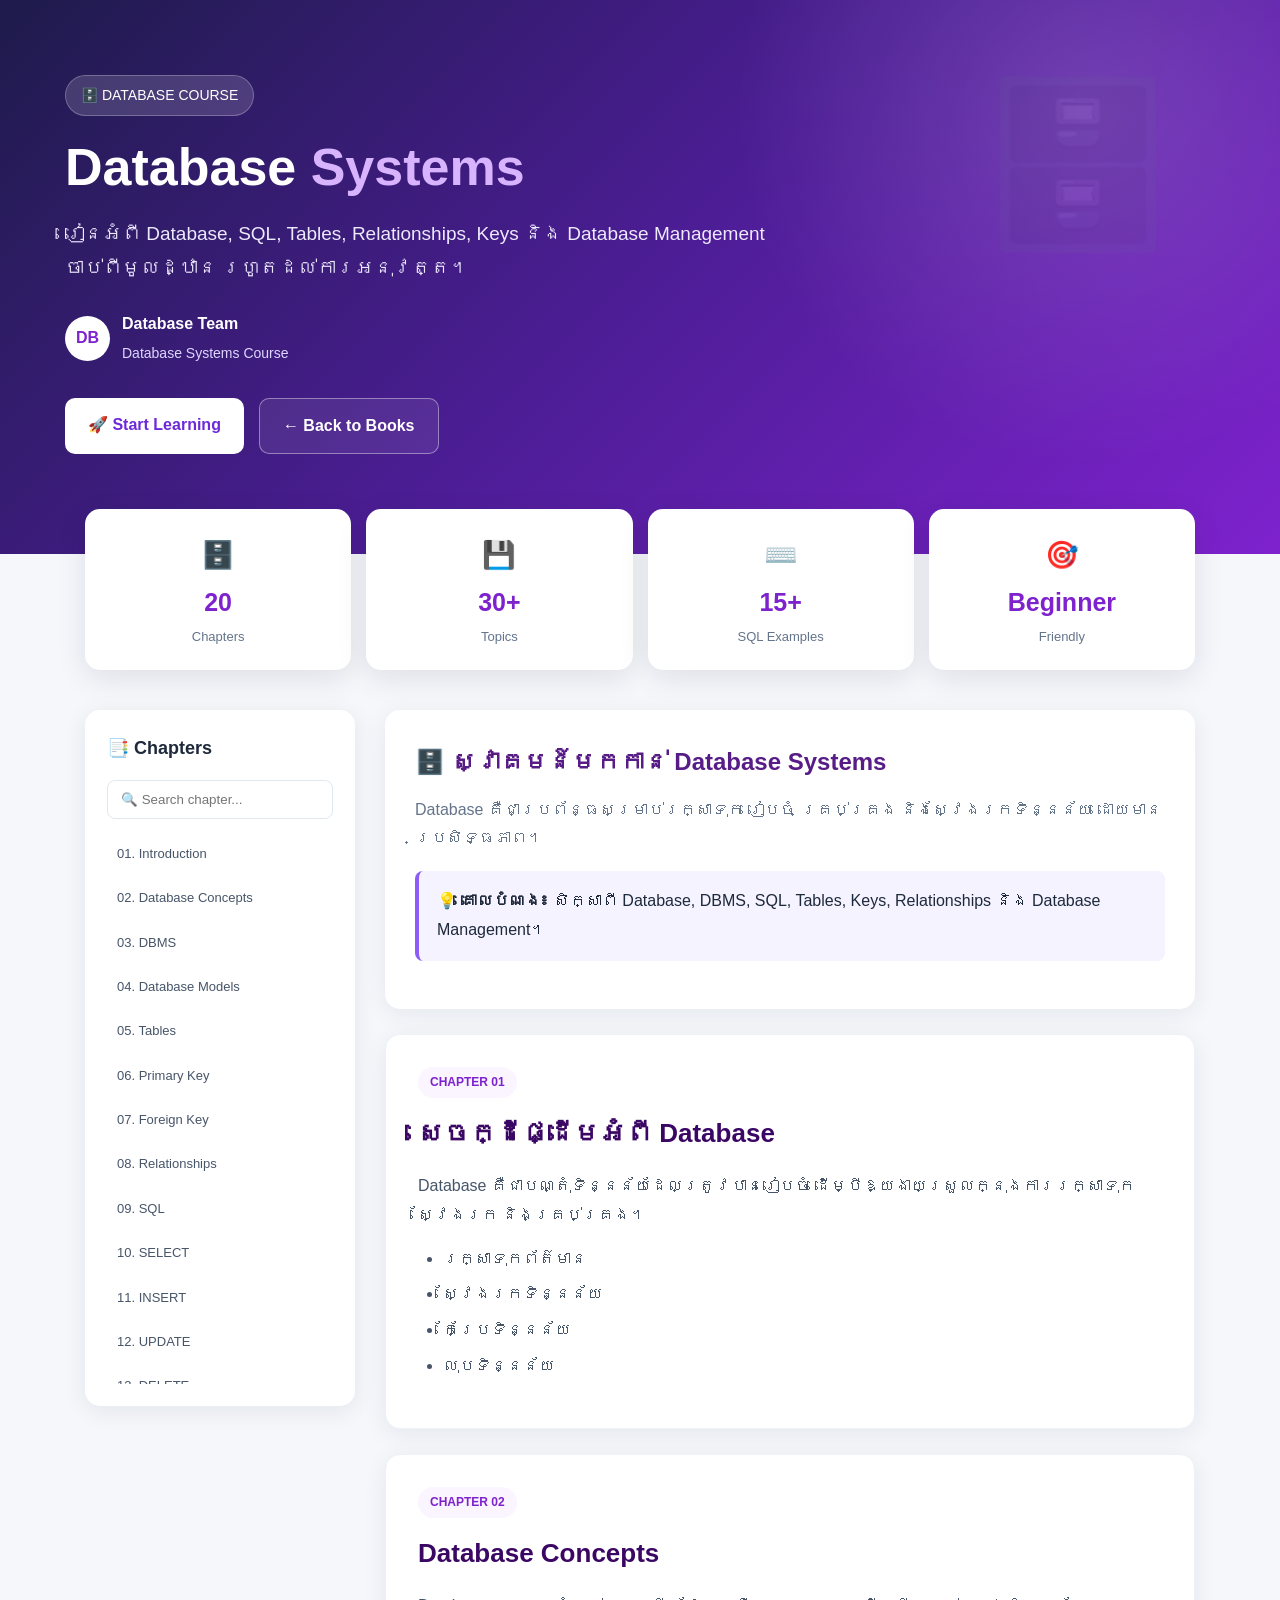
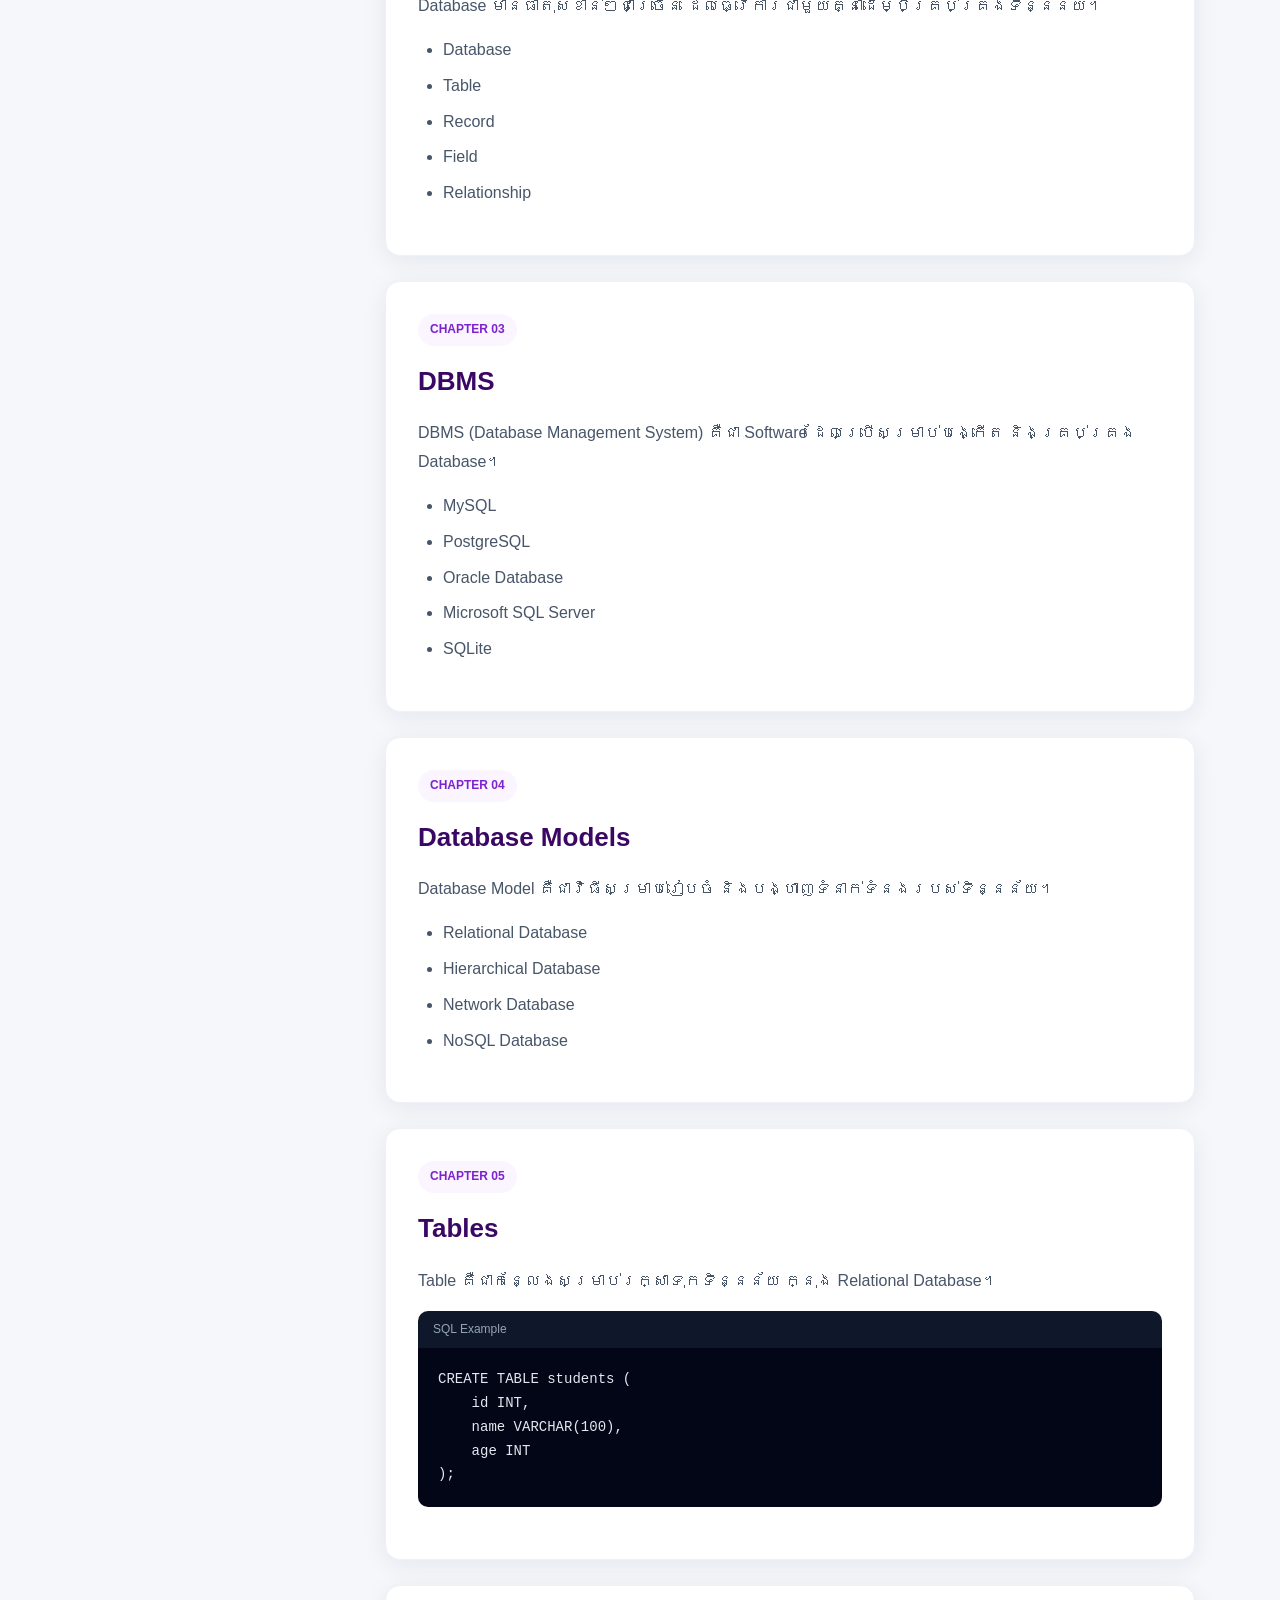
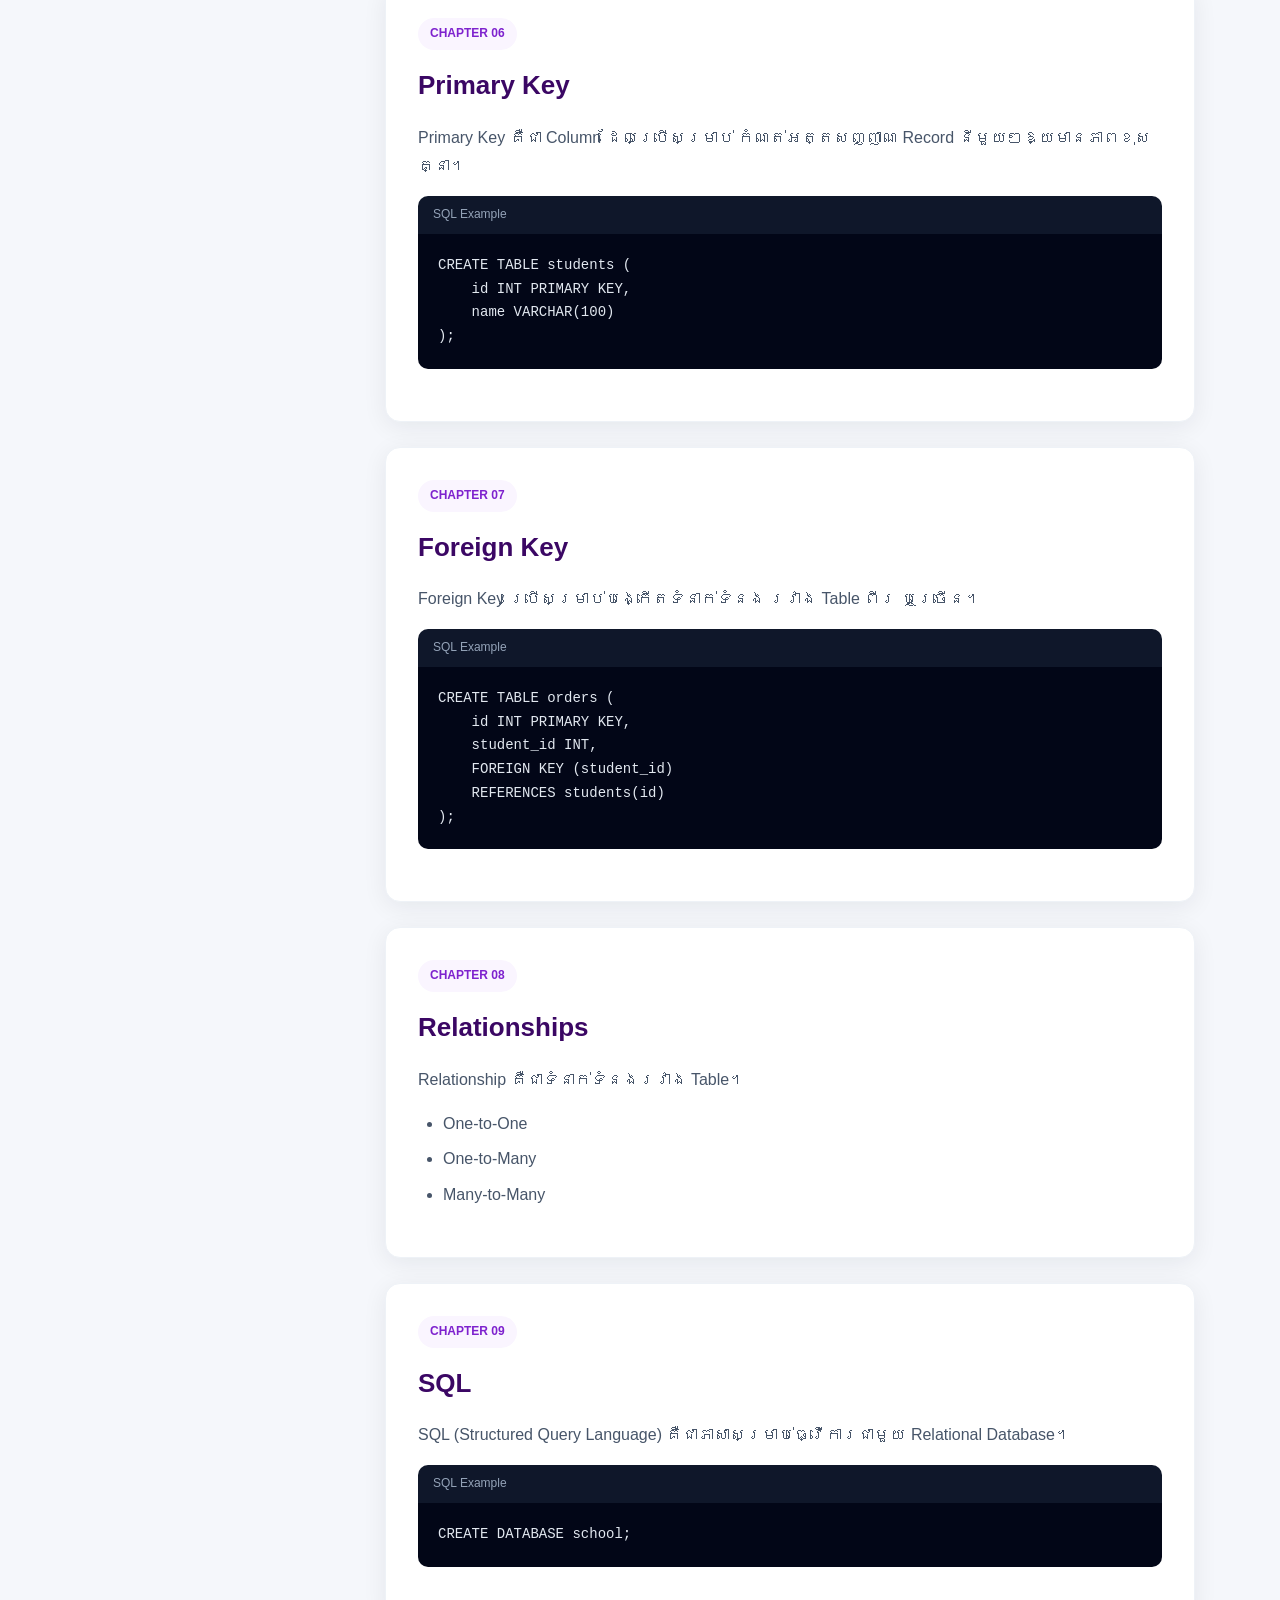
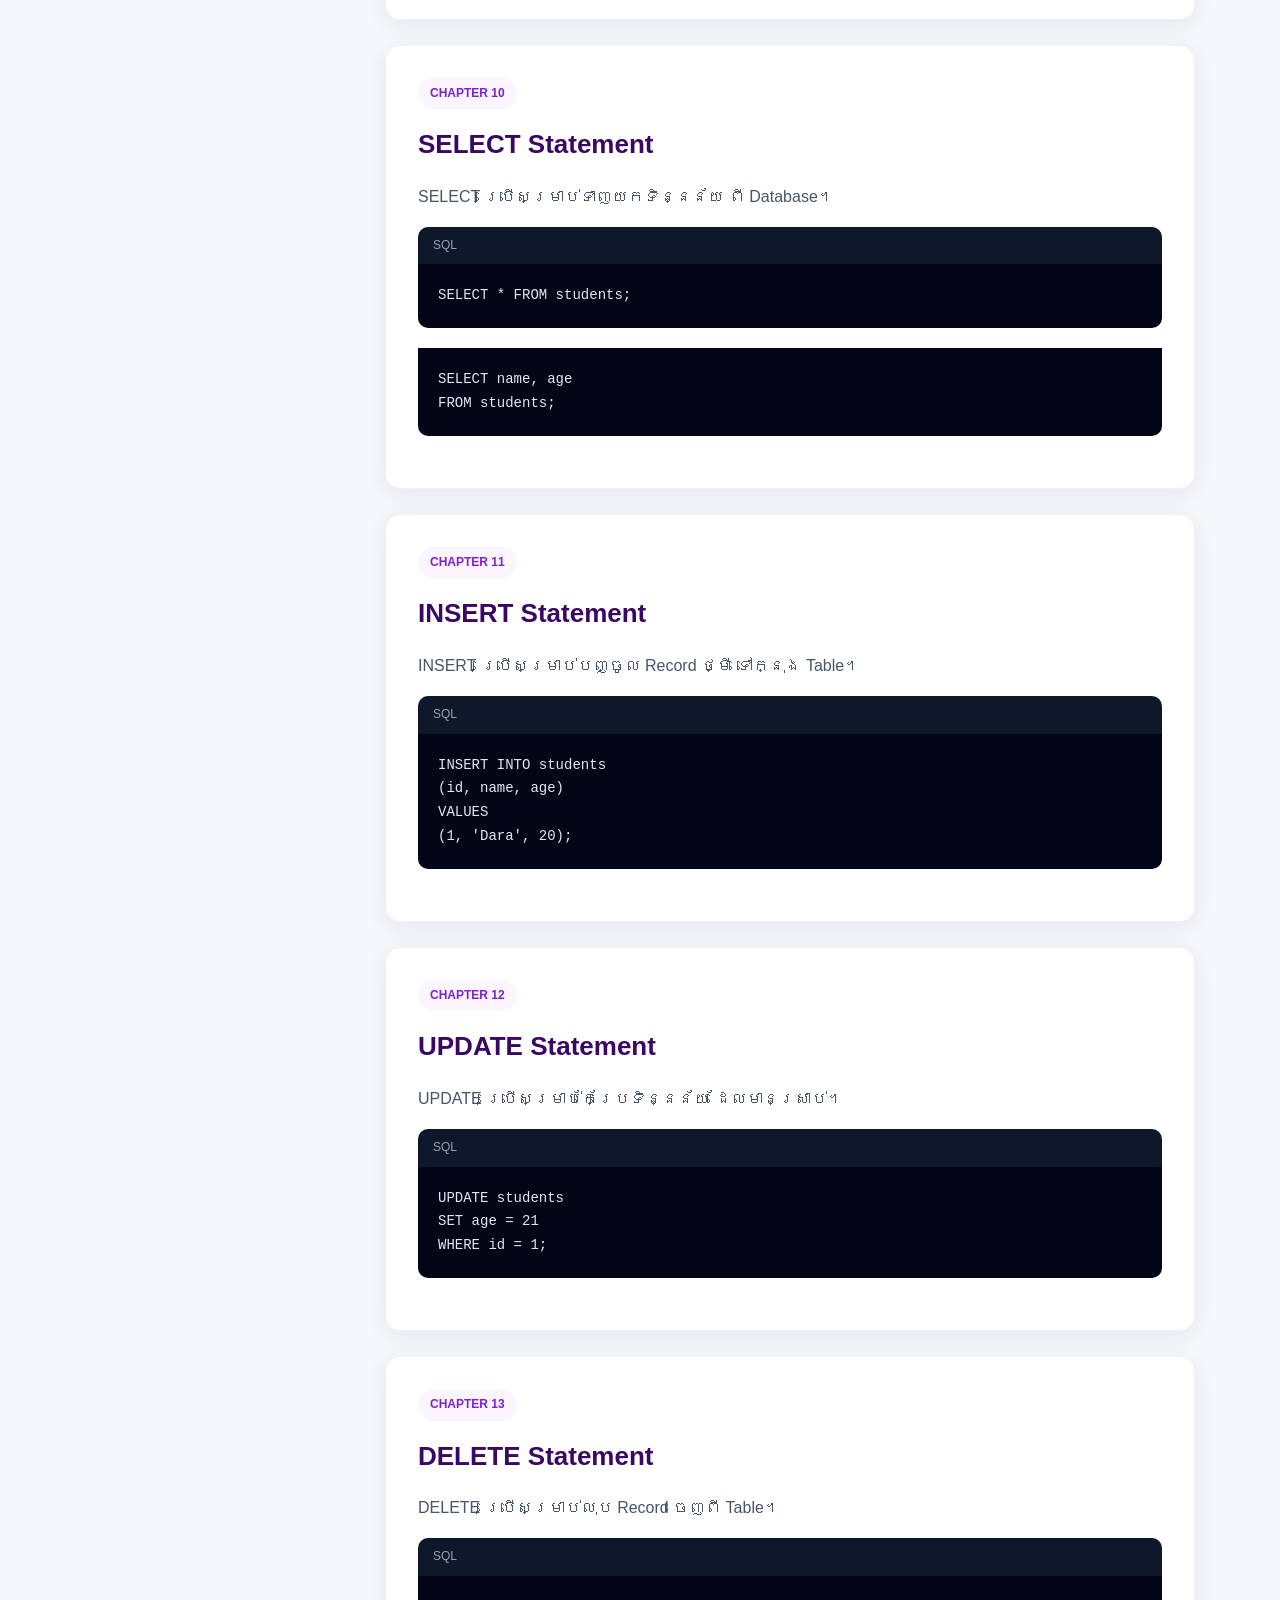
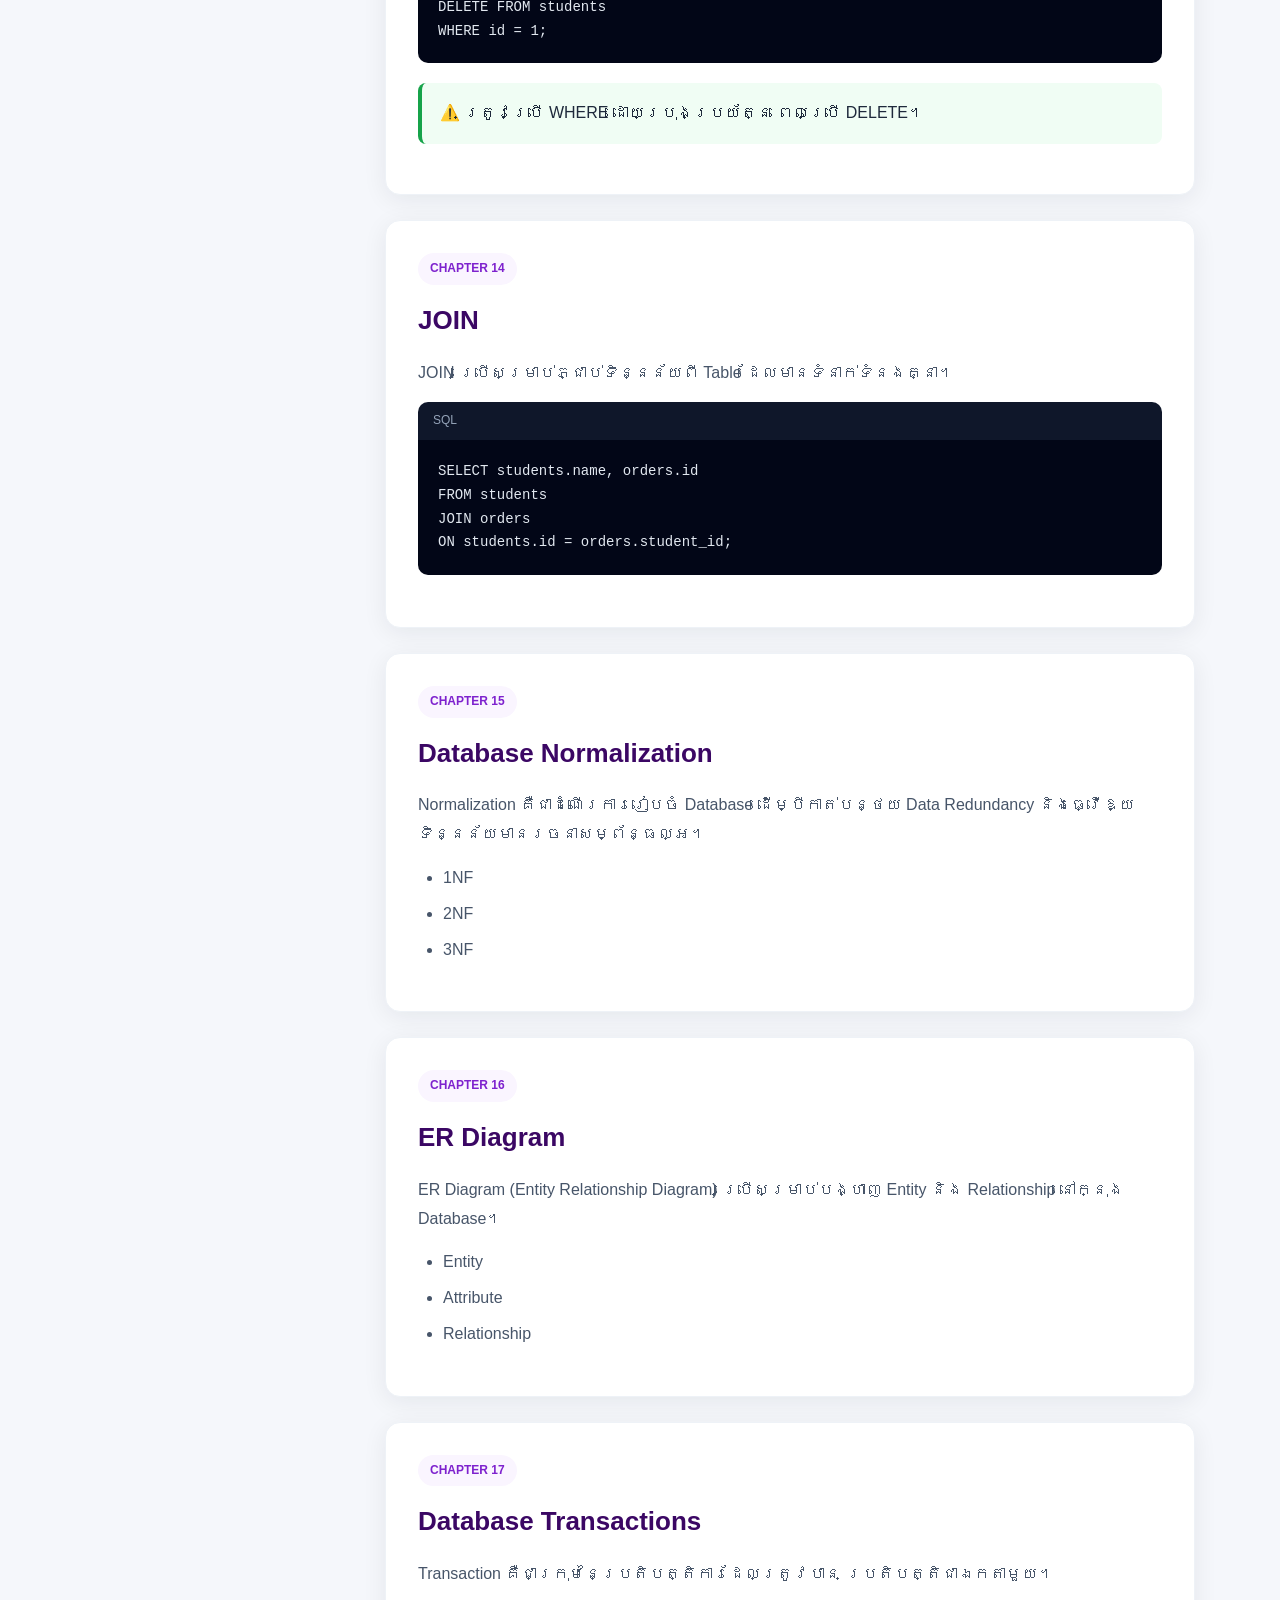
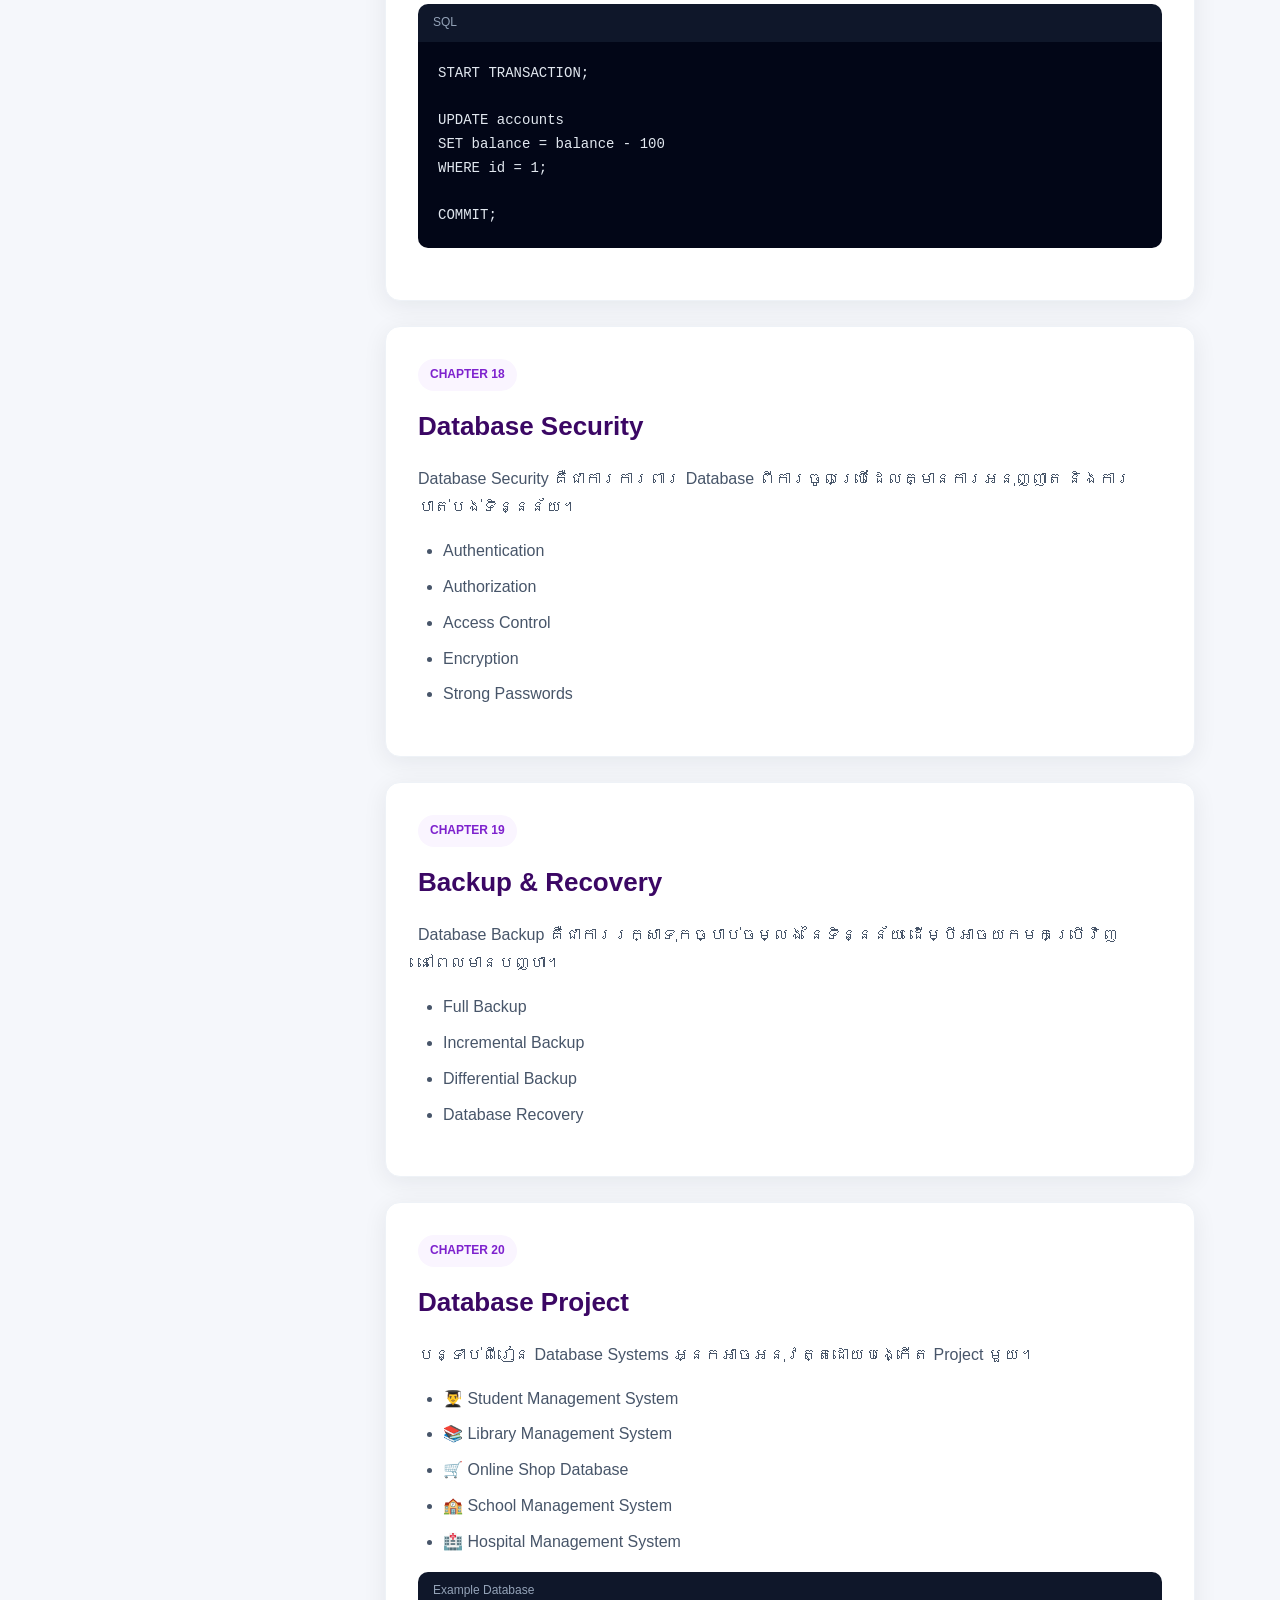
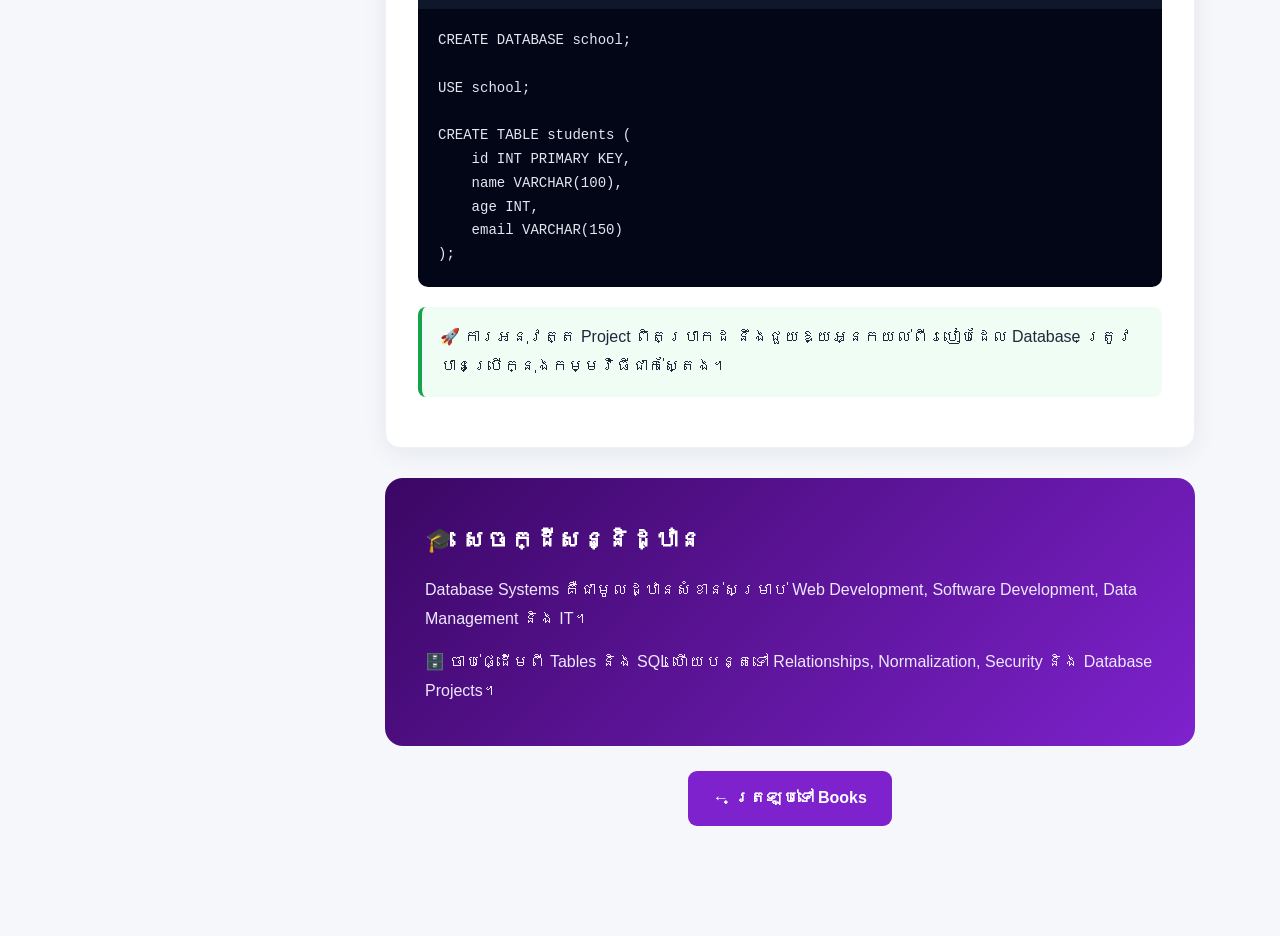
<file: database-systems.html>
<!DOCTYPE html>
<html lang="km">

<head>
    <meta charset="UTF-8">
    <meta name="viewport" content="width=device-width, initial-scale=1.0">

    <title>Database Systems | Database Team</title>

    <style>
        * {
            box-sizing: border-box;
            margin: 0;
            padding: 0;
        }

        html {
            scroll-behavior: smooth;
        }

        body {
            font-family: Arial, "Khmer OS Battambang", "Noto Sans Khmer", sans-serif;
            background: #f5f7fb;
            color: #1e293b;
            line-height: 1.8;
        }

        /* Progress */
        .progress-container {
            position: fixed;
            top: 0;
            left: 0;
            width: 100%;
            height: 5px;
            z-index: 9999;
        }

        .progress-bar {
            width: 0%;
            height: 5px;
            background: linear-gradient(90deg, #7c3aed, #a855f7, #ec4899);
        }

        /* Hero */
        .hero {
            background:
                radial-gradient(circle at 85% 20%,
                rgba(255,255,255,.15),
                transparent 30%),
                linear-gradient(135deg, #1e1b4b, #4c1d95, #7e22ce);

            color: white;
            padding: 75px 20px 100px;
            position: relative;
            overflow: hidden;
        }

        .hero::after {
            content: "🗄️";
            position: absolute;
            right: 8%;
            top: 20px;
            font-size: 160px;
            opacity: .08;
        }

        .hero-content {
            max-width: 1150px;
            margin: auto;
            position: relative;
            z-index: 2;
        }

        .label {
            display: inline-block;
            padding: 7px 15px;
            border-radius: 50px;
            background: rgba(255,255,255,.15);
            border: 1px solid rgba(255,255,255,.25);
            font-size: 14px;
            margin-bottom: 20px;
        }

        .hero h1 {
            font-size: 52px;
            line-height: 1.2;
            margin-bottom: 18px;
        }

        .hero h1 span {
            color: #d8b4fe;
        }

        .hero-description {
            max-width: 760px;
            color: #ede9fe;
            font-size: 19px;
            margin-bottom: 25px;
        }

        .author {
            display: flex;
            align-items: center;
            gap: 12px;
            margin-bottom: 30px;
        }

        .author-icon {
            width: 45px;
            height: 45px;
            border-radius: 50%;
            background: white;
            color: #7e22ce;
            display: flex;
            justify-content: center;
            align-items: center;
            font-weight: bold;
        }

        .author span {
            color: #ddd6fe;
            font-size: 14px;
        }

        .buttons {
            display: flex;
            gap: 15px;
            flex-wrap: wrap;
        }

        .btn {
            text-decoration: none;
            padding: 13px 23px;
            border-radius: 10px;
            font-weight: bold;
            transition: .3s;
        }

        .btn-primary {
            background: white;
            color: #6d28d9;
        }

        .btn-primary:hover {
            transform: translateY(-3px);
            box-shadow: 0 10px 25px rgba(0,0,0,.2);
        }

        .btn-outline {
            color: white;
            border: 1px solid rgba(255,255,255,.4);
            background: rgba(255,255,255,.08);
        }

        .btn-outline:hover {
            background: rgba(255,255,255,.18);
        }

        /* Stats */
        .stats {
            max-width: 1150px;
            margin: -45px auto 40px;
            padding: 0 20px;
            display: grid;
            grid-template-columns: repeat(4, 1fr);
            gap: 15px;
            position: relative;
            z-index: 10;
        }

        .stat {
            background: white;
            padding: 22px;
            border-radius: 15px;
            text-align: center;
            box-shadow: 0 8px 30px rgba(15,23,42,.1);
        }

        .stat-icon {
            font-size: 27px;
        }

        .stat-number {
            color: #7e22ce;
            font-size: 25px;
            font-weight: bold;
        }

        .stat-label {
            color: #64748b;
            font-size: 13px;
        }

        /* Layout */
        .layout {
            max-width: 1150px;
            margin: auto;
            padding: 0 20px 60px;

            display: grid;
            grid-template-columns: 270px 1fr;
            gap: 30px;
            align-items: start;
        }

        /* Sidebar */
        .sidebar {
            position: sticky;
            top: 25px;
            background: white;
            padding: 22px;
            border-radius: 15px;
            box-shadow: 0 5px 25px rgba(15,23,42,.08);
        }

        .sidebar-title {
            font-size: 18px;
            font-weight: bold;
            margin-bottom: 15px;
        }

        .search {
            width: 100%;
            padding: 11px 13px;
            border: 1px solid #e2e8f0;
            border-radius: 8px;
            outline: none;
            margin-bottom: 15px;
        }

        .search:focus {
            border-color: #9333ea;
        }

        .chapter-list {
            list-style: none;
            max-height: 550px;
            overflow-y: auto;
        }

        .chapter-list li {
            margin-bottom: 5px;
        }

        .chapter-list a {
            display: block;
            padding: 8px 10px;
            color: #475569;
            text-decoration: none;
            border-radius: 7px;
            font-size: 13px;
            transition: .2s;
        }

        .chapter-list a:hover {
            background: #faf5ff;
            color: #7e22ce;
            transform: translateX(3px);
        }

        /* Intro */
        .intro {
            background: white;
            padding: 30px;
            border-radius: 15px;
            margin-bottom: 25px;
            box-shadow: 0 5px 25px rgba(15,23,42,.07);
        }

        .intro h2 {
            color: #581c87;
            margin-bottom: 12px;
        }

        .intro p {
            color: #64748b;
        }

        /* Chapters */
        .chapter {
            background: white;
            padding: 32px;
            margin-bottom: 25px;
            border-radius: 15px;
            border: 1px solid #eef2f7;
            box-shadow: 0 5px 25px rgba(15,23,42,.07);
            scroll-margin-top: 25px;
            transition: .3s;
        }

        .chapter:hover {
            transform: translateY(-2px);
            box-shadow: 0 10px 35px rgba(15,23,42,.11);
        }

        .chapter-number {
            display: inline-block;
            padding: 5px 12px;
            background: #faf5ff;
            color: #7e22ce;
            border-radius: 50px;
            font-size: 12px;
            font-weight: bold;
            margin-bottom: 12px;
        }

        .chapter h2 {
            color: #3b0764;
            font-size: 26px;
            margin-bottom: 15px;
        }

        .chapter p {
            color: #475569;
            font-size: 16px;
            margin-bottom: 15px;
        }

        .chapter ul {
            padding-left: 25px;
            color: #475569;
            margin-bottom: 15px;
        }

        .chapter li {
            margin-bottom: 7px;
        }

        /* Code */
        .code-title {
            background: #0f172a;
            color: #94a3b8;
            padding: 8px 15px;
            border-radius: 10px 10px 0 0;
            font-size: 12px;
        }

        pre {
            background: #020617;
            color: #e2e8f0;
            padding: 20px;
            margin-bottom: 20px;
            border-radius: 0 0 10px 10px;
            overflow-x: auto;
            font-family: Consolas, Monaco, monospace;
            font-size: 14px;
            line-height: 1.7;
        }

        code {
            background: #faf5ff;
            color: #7e22ce;
            padding: 2px 6px;
            border-radius: 5px;
        }

        /* Info */
        .info-box {
            background: #f5f3ff;
            border-left: 4px solid #8b5cf6;
            padding: 16px 18px;
            border-radius: 8px;
            margin: 18px 0;
        }

        .tip-box {
            background: #f0fdf4;
            border-left: 4px solid #16a34a;
            padding: 16px 18px;
            border-radius: 8px;
            margin: 18px 0;
        }

        /* Table */
        .table-container {
            overflow-x: auto;
            margin: 20px 0;
        }

        table {
            width: 100%;
            border-collapse: collapse;
        }

        th,
        td {
            padding: 12px;
            border: 1px solid #e2e8f0;
            text-align: left;
        }

        th {
            background: #f5f3ff;
            color: #581c87;
        }

        /* Conclusion */
        .conclusion {
            background: linear-gradient(
                135deg,
                #3b0764,
                #7e22ce
            );

            color: white;
            padding: 40px;
            border-radius: 18px;
            margin-top: 30px;
        }

        .conclusion h2 {
            margin-bottom: 15px;
        }

        .conclusion p {
            color: #ede9fe;
        }

        .back-section {
            text-align: center;
            padding: 25px 0 50px;
        }

        .back-button {
            display: inline-block;
            background: #7e22ce;
            color: white;
            text-decoration: none;
            padding: 13px 25px;
            border-radius: 9px;
            font-weight: bold;
            transition: .3s;
        }

        .back-button:hover {
            background: #6b21a8;
            transform: translateY(-2px);
        }

        /* Top */
        .top-button {
            position: fixed;
            right: 25px;
            bottom: 25px;
            width: 45px;
            height: 45px;
            border: none;
            border-radius: 50%;
            background: #7e22ce;
            color: white;
            font-size: 20px;
            cursor: pointer;
            box-shadow: 0 5px 20px rgba(126,34,206,.35);
            display: none;
            z-index: 1000;
        }

        /* Responsive */
        @media (max-width: 900px) {

            .layout {
                grid-template-columns: 1fr;
            }

            .sidebar {
                position: relative;
                top: 0;
            }

            .chapter-list {
                max-height: 250px;
            }

            .stats {
                grid-template-columns: repeat(2, 1fr);
            }

            .hero h1 {
                font-size: 40px;
            }
        }

        @media (max-width: 600px) {

            .hero {
                padding: 60px 20px 80px;
            }

            .hero h1 {
                font-size: 32px;
            }

            .hero-description {
                font-size: 16px;
            }

            .layout {
                padding: 0 12px 40px;
            }

            .chapter {
                padding: 22px;
            }

            .chapter h2 {
                font-size: 21px;
            }
        }
    </style>
</head>

<body>

<!-- Progress -->
<div class="progress-container">
    <div class="progress-bar" id="progressBar"></div>
</div>


<!-- HERO -->
<header class="hero">

    <div class="hero-content">

        <span class="label">
            🗄️ DATABASE COURSE
        </span>

        <h1>
            Database <span>Systems</span>
        </h1>

        <p class="hero-description">
            រៀនអំពី Database, SQL, Tables, Relationships,
            Keys និង Database Management ចាប់ពីមូលដ្ឋាន
            រហូតដល់ការអនុវត្ត។
        </p>

        <div class="author">

            <div class="author-icon">
                DB
            </div>

            <div>
                <strong>Database Team</strong>
                <br>
                <span>Database Systems Course</span>
            </div>

        </div>

        <div class="buttons">

            <a href="#chapter-1" class="btn btn-primary">
                🚀 Start Learning
            </a>

            <a href="books.html" class="btn btn-outline">
                ← Back to Books
            </a>

        </div>

    </div>

</header>


<!-- STATS -->
<div class="stats">

    <div class="stat">
        <div class="stat-icon">🗄️</div>
        <div class="stat-number">20</div>
        <div class="stat-label">Chapters</div>
    </div>

    <div class="stat">
        <div class="stat-icon">💾</div>
        <div class="stat-number">30+</div>
        <div class="stat-label">Topics</div>
    </div>

    <div class="stat">
        <div class="stat-icon">⌨️</div>
        <div class="stat-number">15+</div>
        <div class="stat-label">SQL Examples</div>
    </div>

    <div class="stat">
        <div class="stat-icon">🎯</div>
        <div class="stat-number">Beginner</div>
        <div class="stat-label">Friendly</div>
    </div>

</div>


<!-- MAIN -->
<div class="layout">


    <!-- SIDEBAR -->
    <aside class="sidebar">

        <div class="sidebar-title">
            📑 Chapters
        </div>

        <input
            type="text"
            class="search"
            id="chapterSearch"
            placeholder="🔍 Search chapter..."
        >

        <ul class="chapter-list">

            <li><a href="#chapter-1">01. Introduction</a></li>
            <li><a href="#chapter-2">02. Database Concepts</a></li>
            <li><a href="#chapter-3">03. DBMS</a></li>
            <li><a href="#chapter-4">04. Database Models</a></li>
            <li><a href="#chapter-5">05. Tables</a></li>
            <li><a href="#chapter-6">06. Primary Key</a></li>
            <li><a href="#chapter-7">07. Foreign Key</a></li>
            <li><a href="#chapter-8">08. Relationships</a></li>
            <li><a href="#chapter-9">09. SQL</a></li>
            <li><a href="#chapter-10">10. SELECT</a></li>
            <li><a href="#chapter-11">11. INSERT</a></li>
            <li><a href="#chapter-12">12. UPDATE</a></li>
            <li><a href="#chapter-13">13. DELETE</a></li>
            <li><a href="#chapter-14">14. JOIN</a></li>
            <li><a href="#chapter-15">15. Normalization</a></li>
            <li><a href="#chapter-16">16. ER Diagram</a></li>
            <li><a href="#chapter-17">17. Transactions</a></li>
            <li><a href="#chapter-18">18. Database Security</a></li>
            <li><a href="#chapter-19">19. Backup & Recovery</a></li>
            <li><a href="#chapter-20">20. Database Project</a></li>

        </ul>

    </aside>


    <!-- CONTENT -->
    <main>


        <!-- INTRO -->
        <div class="intro">

            <h2>
                🗄️ ស្វាគមន៍មកកាន់ Database Systems
            </h2>

            <p>
                Database គឺជាប្រព័ន្ធសម្រាប់រក្សាទុក
                រៀបចំ គ្រប់គ្រង និងស្វែងរកទិន្នន័យ
                ដោយមានប្រសិទ្ធភាព។
            </p>

            <div class="info-box">

                💡 <strong>គោលបំណង៖</strong>
                សិក្សាពី Database, DBMS, SQL,
                Tables, Keys, Relationships និង
                Database Management។

            </div>

        </div>


        <!-- 1 -->
        <section class="chapter" id="chapter-1">

            <span class="chapter-number">CHAPTER 01</span>

            <h2>សេចក្ដីផ្ដើមអំពី Database</h2>

            <p>
                Database គឺជាបណ្តុំទិន្នន័យដែលត្រូវបានរៀបចំ
                ដើម្បីឱ្យងាយស្រួលក្នុងការរក្សាទុក
                ស្វែងរក និងគ្រប់គ្រង។
            </p>

            <ul>
                <li>រក្សាទុកព័ត៌មាន</li>
                <li>ស្វែងរកទិន្នន័យ</li>
                <li>កែប្រែទិន្នន័យ</li>
                <li>លុបទិន្នន័យ</li>
            </ul>

        </section>


        <!-- 2 -->
        <section class="chapter" id="chapter-2">

            <span class="chapter-number">CHAPTER 02</span>

            <h2>Database Concepts</h2>

            <p>
                Database មានធាតុសំខាន់ៗជាច្រើន
                ដែលធ្វើការជាមួយគ្នាដើម្បីគ្រប់គ្រងទិន្នន័យ។
            </p>

            <ul>
                <li>Database</li>
                <li>Table</li>
                <li>Record</li>
                <li>Field</li>
                <li>Relationship</li>
            </ul>

        </section>


        <!-- 3 -->
        <section class="chapter" id="chapter-3">

            <span class="chapter-number">CHAPTER 03</span>

            <h2>DBMS</h2>

            <p>
                DBMS (Database Management System)
                គឺជា Software ដែលប្រើសម្រាប់បង្កើត
                និងគ្រប់គ្រង Database។
            </p>

            <ul>
                <li>MySQL</li>
                <li>PostgreSQL</li>
                <li>Oracle Database</li>
                <li>Microsoft SQL Server</li>
                <li>SQLite</li>
            </ul>

        </section>


        <!-- 4 -->
        <section class="chapter" id="chapter-4">

            <span class="chapter-number">CHAPTER 04</span>

            <h2>Database Models</h2>

            <p>
                Database Model គឺជាវិធីសម្រាប់រៀបចំ
                និងបង្ហាញទំនាក់ទំនងរបស់ទិន្នន័យ។
            </p>

            <ul>
                <li>Relational Database</li>
                <li>Hierarchical Database</li>
                <li>Network Database</li>
                <li>NoSQL Database</li>
            </ul>

        </section>


        <!-- 5 -->
        <section class="chapter" id="chapter-5">

            <span class="chapter-number">CHAPTER 05</span>

            <h2>Tables</h2>

            <p>
                Table គឺជាកន្លែងសម្រាប់រក្សាទុកទិន្នន័យ
                ក្នុង Relational Database។
            </p>

            <div class="code-title">
                SQL Example
            </div>

            <pre>CREATE TABLE students (
    id INT,
    name VARCHAR(100),
    age INT
);</pre>

        </section>


        <!-- 6 -->
        <section class="chapter" id="chapter-6">

            <span class="chapter-number">CHAPTER 06</span>

            <h2>Primary Key</h2>

            <p>
                Primary Key គឺជា Column ដែលប្រើសម្រាប់
                កំណត់អត្តសញ្ញាណ Record នីមួយៗឱ្យមានភាពខុសគ្នា។
            </p>

            <div class="code-title">
                SQL Example
            </div>

            <pre>CREATE TABLE students (
    id INT PRIMARY KEY,
    name VARCHAR(100)
);</pre>

        </section>


        <!-- 7 -->
        <section class="chapter" id="chapter-7">

            <span class="chapter-number">CHAPTER 07</span>

            <h2>Foreign Key</h2>

            <p>
                Foreign Key ប្រើសម្រាប់បង្កើតទំនាក់ទំនង
                រវាង Table ពីរ ឬច្រើន។
            </p>

            <div class="code-title">
                SQL Example
            </div>

            <pre>CREATE TABLE orders (
    id INT PRIMARY KEY,
    student_id INT,
    FOREIGN KEY (student_id)
    REFERENCES students(id)
);</pre>

        </section>


        <!-- 8 -->
        <section class="chapter" id="chapter-8">

            <span class="chapter-number">CHAPTER 08</span>

            <h2>Relationships</h2>

            <p>
                Relationship គឺជាទំនាក់ទំនងរវាង Table។
            </p>

            <ul>
                <li>One-to-One</li>
                <li>One-to-Many</li>
                <li>Many-to-Many</li>
            </ul>

        </section>


        <!-- 9 -->
        <section class="chapter" id="chapter-9">

            <span class="chapter-number">CHAPTER 09</span>

            <h2>SQL</h2>

            <p>
                SQL (Structured Query Language)
                គឺជាភាសាសម្រាប់ធ្វើការជាមួយ Relational Database។
            </p>

            <div class="code-title">
                SQL Example
            </div>

            <pre>CREATE DATABASE school;</pre>

        </section>


        <!-- 10 -->
        <section class="chapter" id="chapter-10">

            <span class="chapter-number">CHAPTER 10</span>

            <h2>SELECT Statement</h2>

            <p>
                SELECT ប្រើសម្រាប់ទាញយកទិន្នន័យ
                ពី Database។
            </p>

            <div class="code-title">
                SQL
            </div>

            <pre>SELECT * FROM students;</pre>

            <pre>SELECT name, age
FROM students;</pre>

        </section>


        <!-- 11 -->
        <section class="chapter" id="chapter-11">

            <span class="chapter-number">CHAPTER 11</span>

            <h2>INSERT Statement</h2>

            <p>
                INSERT ប្រើសម្រាប់បញ្ចូល Record ថ្មី
                ទៅក្នុង Table។
            </p>

            <div class="code-title">
                SQL
            </div>

            <pre>INSERT INTO students
(id, name, age)
VALUES
(1, 'Dara', 20);</pre>

        </section>


        <!-- 12 -->
        <section class="chapter" id="chapter-12">

            <span class="chapter-number">CHAPTER 12</span>

            <h2>UPDATE Statement</h2>

            <p>
                UPDATE ប្រើសម្រាប់កែប្រែទិន្នន័យ
                ដែលមានស្រាប់។
            </p>

            <div class="code-title">
                SQL
            </div>

            <pre>UPDATE students
SET age = 21
WHERE id = 1;</pre>

        </section>


        <!-- 13 -->
        <section class="chapter" id="chapter-13">

            <span class="chapter-number">CHAPTER 13</span>

            <h2>DELETE Statement</h2>

            <p>
                DELETE ប្រើសម្រាប់លុប Record ចេញពី Table។
            </p>

            <div class="code-title">
                SQL
            </div>

            <pre>DELETE FROM students
WHERE id = 1;</pre>

            <div class="tip-box">
                ⚠️ ត្រូវប្រើ WHERE ដោយប្រុងប្រយ័ត្ន
                ពេលប្រើ DELETE។
            </div>

        </section>


        <!-- 14 -->
        <section class="chapter" id="chapter-14">

            <span class="chapter-number">CHAPTER 14</span>

            <h2>JOIN</h2>

            <p>
                JOIN ប្រើសម្រាប់ភ្ជាប់ទិន្នន័យពី Table
                ដែលមានទំនាក់ទំនងគ្នា។
            </p>

            <div class="code-title">
                SQL
            </div>

            <pre>SELECT students.name, orders.id
FROM students
JOIN orders
ON students.id = orders.student_id;</pre>

        </section>


        <!-- 15 -->
        <section class="chapter" id="chapter-15">

            <span class="chapter-number">CHAPTER 15</span>

            <h2>Database Normalization</h2>

            <p>
                Normalization គឺជាដំណើរការរៀបចំ Database
                ដើម្បីកាត់បន្ថយ Data Redundancy
                និងធ្វើឱ្យទិន្នន័យមានរចនាសម្ព័ន្ធល្អ។
            </p>

            <ul>
                <li>1NF</li>
                <li>2NF</li>
                <li>3NF</li>
            </ul>

        </section>


        <!-- 16 -->
        <section class="chapter" id="chapter-16">

            <span class="chapter-number">CHAPTER 16</span>

            <h2>ER Diagram</h2>

            <p>
                ER Diagram (Entity Relationship Diagram)
                ប្រើសម្រាប់បង្ហាញ Entity និង Relationship
                នៅក្នុង Database។
            </p>

            <ul>
                <li>Entity</li>
                <li>Attribute</li>
                <li>Relationship</li>
            </ul>

        </section>


        <!-- 17 -->
        <section class="chapter" id="chapter-17">

            <span class="chapter-number">CHAPTER 17</span>

            <h2>Database Transactions</h2>

            <p>
                Transaction គឺជាក្រុមនៃប្រតិបត្តិការដែលត្រូវបាន
                ប្រតិបត្តិជាឯកតាមួយ។
            </p>

            <div class="code-title">
                SQL
            </div>

            <pre>START TRANSACTION;

UPDATE accounts
SET balance = balance - 100
WHERE id = 1;

COMMIT;</pre>

        </section>


        <!-- 18 -->
        <section class="chapter" id="chapter-18">

            <span class="chapter-number">CHAPTER 18</span>

            <h2>Database Security</h2>

            <p>
                Database Security គឺជាការការពារ Database
                ពីការចូលប្រើដែលគ្មានការអនុញ្ញាត
                និងការបាត់បង់ទិន្នន័យ។
            </p>

            <ul>
                <li>Authentication</li>
                <li>Authorization</li>
                <li>Access Control</li>
                <li>Encryption</li>
                <li>Strong Passwords</li>
            </ul>

        </section>


        <!-- 19 -->
        <section class="chapter" id="chapter-19">

            <span class="chapter-number">CHAPTER 19</span>

            <h2>Backup & Recovery</h2>

            <p>
                Database Backup គឺជាការរក្សាទុកច្បាប់ចម្លង
                នៃទិន្នន័យ ដើម្បីអាចយកមកប្រើវិញ
                នៅពេលមានបញ្ហា។
            </p>

            <ul>
                <li>Full Backup</li>
                <li>Incremental Backup</li>
                <li>Differential Backup</li>
                <li>Database Recovery</li>
            </ul>

        </section>


        <!-- 20 -->
        <section class="chapter" id="chapter-20">

            <span class="chapter-number">CHAPTER 20</span>

            <h2>Database Project</h2>

            <p>
                បន្ទាប់ពីរៀន Database Systems
                អ្នកអាចអនុវត្តដោយបង្កើត Project មួយ។
            </p>

            <ul>
                <li>👨‍🎓 Student Management System</li>
                <li>📚 Library Management System</li>
                <li>🛒 Online Shop Database</li>
                <li>🏫 School Management System</li>
                <li>🏥 Hospital Management System</li>
            </ul>

            <div class="code-title">
                Example Database
            </div>

            <pre>CREATE DATABASE school;

USE school;

CREATE TABLE students (
    id INT PRIMARY KEY,
    name VARCHAR(100),
    age INT,
    email VARCHAR(150)
);</pre>

            <div class="tip-box">
                🚀 ការអនុវត្ត Project ពិតប្រាកដ
                នឹងជួយឱ្យអ្នកយល់ពីរបៀបដែល Database
                ត្រូវបានប្រើក្នុងកម្មវិធីជាក់ស្តែង។
            </div>

        </section>


        <!-- CONCLUSION -->
        <div class="conclusion">

            <h2>🎓 សេចក្ដីសន្និដ្ឋាន</h2>

            <p>
                Database Systems គឺជាមូលដ្ឋានសំខាន់សម្រាប់
                Web Development, Software Development,
                Data Management និង IT។
            </p>

            <p style="margin-top:15px;">
                🗄️ ចាប់ផ្ដើមពី Tables និង SQL
                ហើយបន្តទៅ Relationships, Normalization,
                Security និង Database Projects។
            </p>

        </div>


        <!-- BACK -->
        <div class="back-section">

            <a href="books.html" class="back-button">
                ← ត្រឡប់ទៅ Books
            </a>

        </div>

    </main>

</div>


<!-- TOP BUTTON -->
<button class="top-button" id="topButton">
    ↑
</button>


<script>

    /* Reading Progress */

    window.addEventListener("scroll", function () {

        const scrollTop = window.scrollY;

        const documentHeight =
            document.documentElement.scrollHeight -
            document.documentElement.clientHeight;

        const progress =
            (scrollTop / documentHeight) * 100;

        document.getElementById("progressBar")
            .style.width = progress + "%";

    });


    /* Back To Top */

    const topButton =
        document.getElementById("topButton");

    window.addEventListener("scroll", function () {

        if (window.scrollY > 400) {
            topButton.style.display = "block";
        } else {
            topButton.style.display = "none";
        }

    });

    topButton.addEventListener("click", function () {

        window.scrollTo({
            top: 0,
            behavior: "smooth"
        });

    });


    /* Search Chapters */

    const search =
        document.getElementById("chapterSearch");

    const chapters =
        document.querySelectorAll(".chapter");

    search.addEventListener("input", function () {

        const value =
            search.value.toLowerCase();

        chapters.forEach(function (chapter) {

            const text =
                chapter.textContent.toLowerCase();

            if (text.includes(value)) {
                chapter.style.display = "block";
            } else {
                chapter.style.display = "none";
            }

        });

    });

</script>

</body>
</html>
</file>
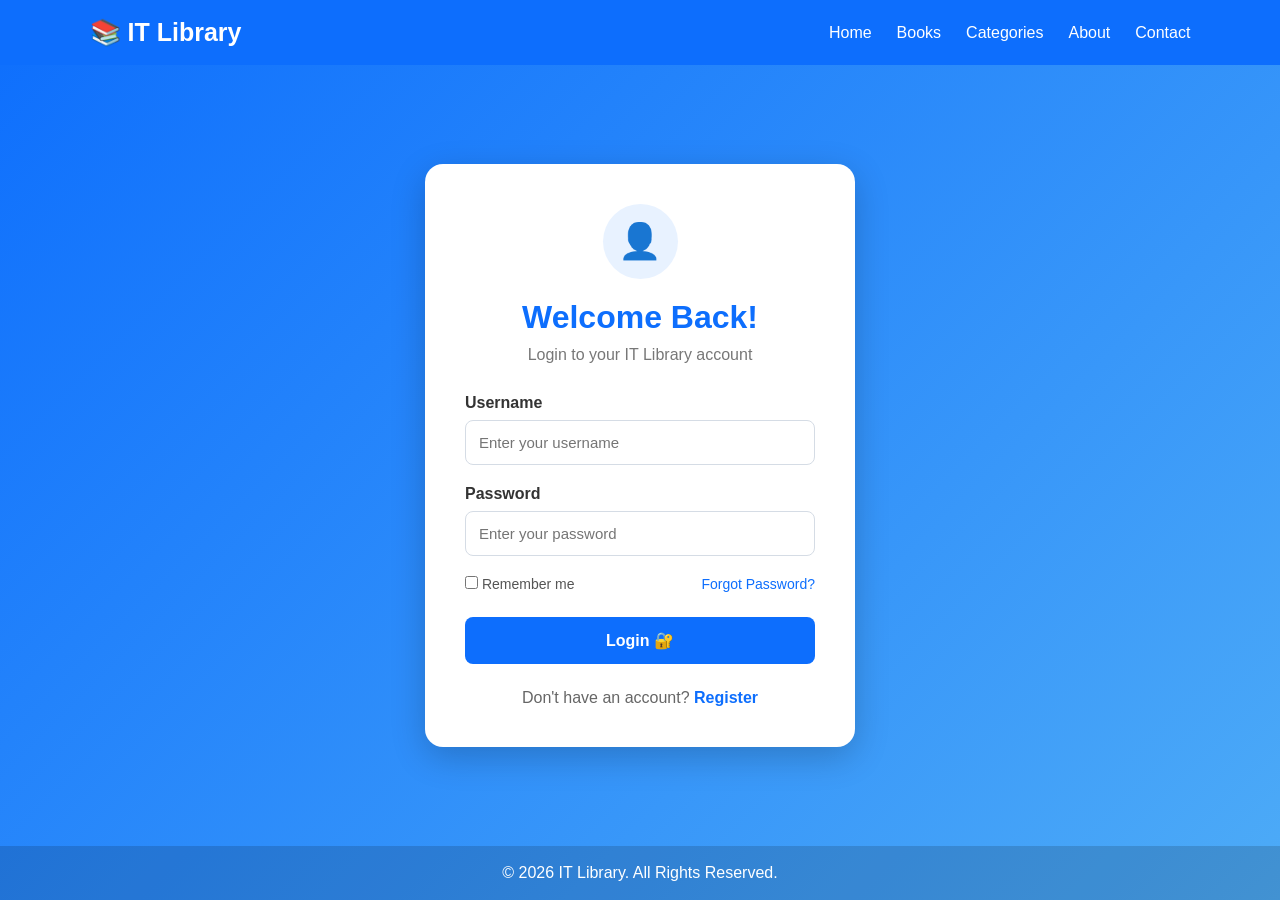
<file: login.html>
<!DOCTYPE html>
<html lang="en">
<head>
    <meta charset="UTF-8">
    <meta name="viewport" content="width=device-width, initial-scale=1.0">

    <title>Login - IT Library</title>

    <style>
        * {
            margin: 0;
            padding: 0;
            box-sizing: border-box;
            font-family: Arial, sans-serif;
        }

        body {
            min-height: 100vh;
            background: linear-gradient(135deg, #0d6efd, #4dabf7);
            display: flex;
            flex-direction: column;
        }

        /* ===== NAVBAR ===== */
        nav {
            background: #0d6efd;
            padding: 18px 7%;
            display: flex;
            justify-content: space-between;
            align-items: center;
        }

        .logo {
            color: white;
            font-size: 25px;
            font-weight: bold;
        }

        .nav-links {
            display: flex;
            gap: 25px;
            align-items: center;
        }

        .nav-links a {
            color: white;
            text-decoration: none;
            font-size: 16px;
        }

        .nav-links a:hover {
            opacity: 0.8;
        }

        /* ===== LOGIN AREA ===== */
        .login-container {
            flex: 1;
            display: flex;
            justify-content: center;
            align-items: center;
            padding: 40px 20px;
        }

        .login-box {
            background: white;
            width: 100%;
            max-width: 430px;
            padding: 40px;
            border-radius: 18px;
            box-shadow: 0 10px 35px rgba(0,0,0,0.2);
        }

        .login-icon {
            width: 75px;
            height: 75px;
            background: #e8f2ff;
            color: #0d6efd;
            border-radius: 50%;
            display: flex;
            justify-content: center;
            align-items: center;
            font-size: 35px;
            margin: 0 auto 20px;
        }

        .login-box h1 {
            text-align: center;
            color: #0d6efd;
            margin-bottom: 10px;
        }

        .login-box .subtitle {
            text-align: center;
            color: #777;
            margin-bottom: 30px;
        }

        /* ===== FORM ===== */
        .form-group {
            margin-bottom: 20px;
        }

        .form-group label {
            display: block;
            margin-bottom: 8px;
            font-weight: bold;
            color: #333;
        }

        .form-group input {
            width: 100%;
            padding: 13px;
            border: 1px solid #d5dce5;
            border-radius: 8px;
            font-size: 15px;
            outline: none;
        }

        .form-group input:focus {
            border-color: #0d6efd;
        }

        .remember {
            display: flex;
            justify-content: space-between;
            align-items: center;
            margin-bottom: 25px;
            font-size: 14px;
        }

        .remember label {
            color: #555;
        }

        .forgot {
            color: #0d6efd;
            text-decoration: none;
        }

        .forgot:hover {
            text-decoration: underline;
        }

        /* ===== BUTTON ===== */
        .login-btn {
            width: 100%;
            padding: 14px;
            background: #0d6efd;
            color: white;
            border: none;
            border-radius: 8px;
            font-size: 16px;
            font-weight: bold;
            cursor: pointer;
        }

        .login-btn:hover {
            background: #0b5ed7;
        }

        /* ===== REGISTER ===== */
        .register {
            text-align: center;
            margin-top: 25px;
            color: #666;
        }

        .register a {
            color: #0d6efd;
            text-decoration: none;
            font-weight: bold;
        }

        .register a:hover {
            text-decoration: underline;
        }

        /* ===== FOOTER ===== */
        footer {
            text-align: center;
            color: white;
            padding: 18px;
            background: rgba(0,0,0,0.15);
        }

        /* ===== RESPONSIVE ===== */
        @media (max-width: 700px) {

            nav {
                flex-direction: column;
                gap: 15px;
            }

            .nav-links {
                flex-wrap: wrap;
                justify-content: center;
                gap: 15px;
            }

            .login-box {
                padding: 30px 25px;
            }
        }
    </style>
</head>

<body>

    <!-- ===== NAVBAR ===== -->
    <nav>

        <div class="logo">
            📚 IT Library
        </div>

        <div class="nav-links">

            <a href="index.html">
                Home
            </a>

            <a href="books.html">
                Books
            </a>

            <a href="categories.html">
                Categories
            </a>

            <a href="about.html">
                About
            </a>

            <a href="contact.html">
                Contact
            </a>

        </div>

    </nav>


    <!-- ===== LOGIN ===== -->
    <div class="login-container">

        <div class="login-box">

            <div class="login-icon">
                👤
            </div>

            <h1>Welcome Back!</h1>

            <p class="subtitle">
                Login to your IT Library account
            </p>


            <form onsubmit="alert('Login is not available yet.'); return false;">

                <div class="form-group">

                    <label for="username">
                        Username
                    </label>

                    <input
                        type="text"
                        id="username"
                        name="username"
                        placeholder="Enter your username"
                        required
                    >

                </div>


                <div class="form-group">

                    <label for="password">
                        Password
                    </label>

                    <input
                        type="password"
                        id="password"
                        name="password"
                        placeholder="Enter your password"
                        required
                    >

                </div>


                <div class="remember">

                    <label>
                        <input type="checkbox" name="remember">
                        Remember me
                    </label>

                    <a href="#" class="forgot">
                        Forgot Password?
                    </a>

                </div>


                <button type="submit" class="login-btn">
                    Login 🔐
                </button>

            </form>


            <div class="register">

                Don't have an account?

                <a href="#">
                    Register
                </a>

            </div>

        </div>

    </div>


    <!-- ===== FOOTER ===== -->
    <footer>

        © 2026 IT Library. All Rights Reserved.

    </footer>

</body>
</html>
</file>
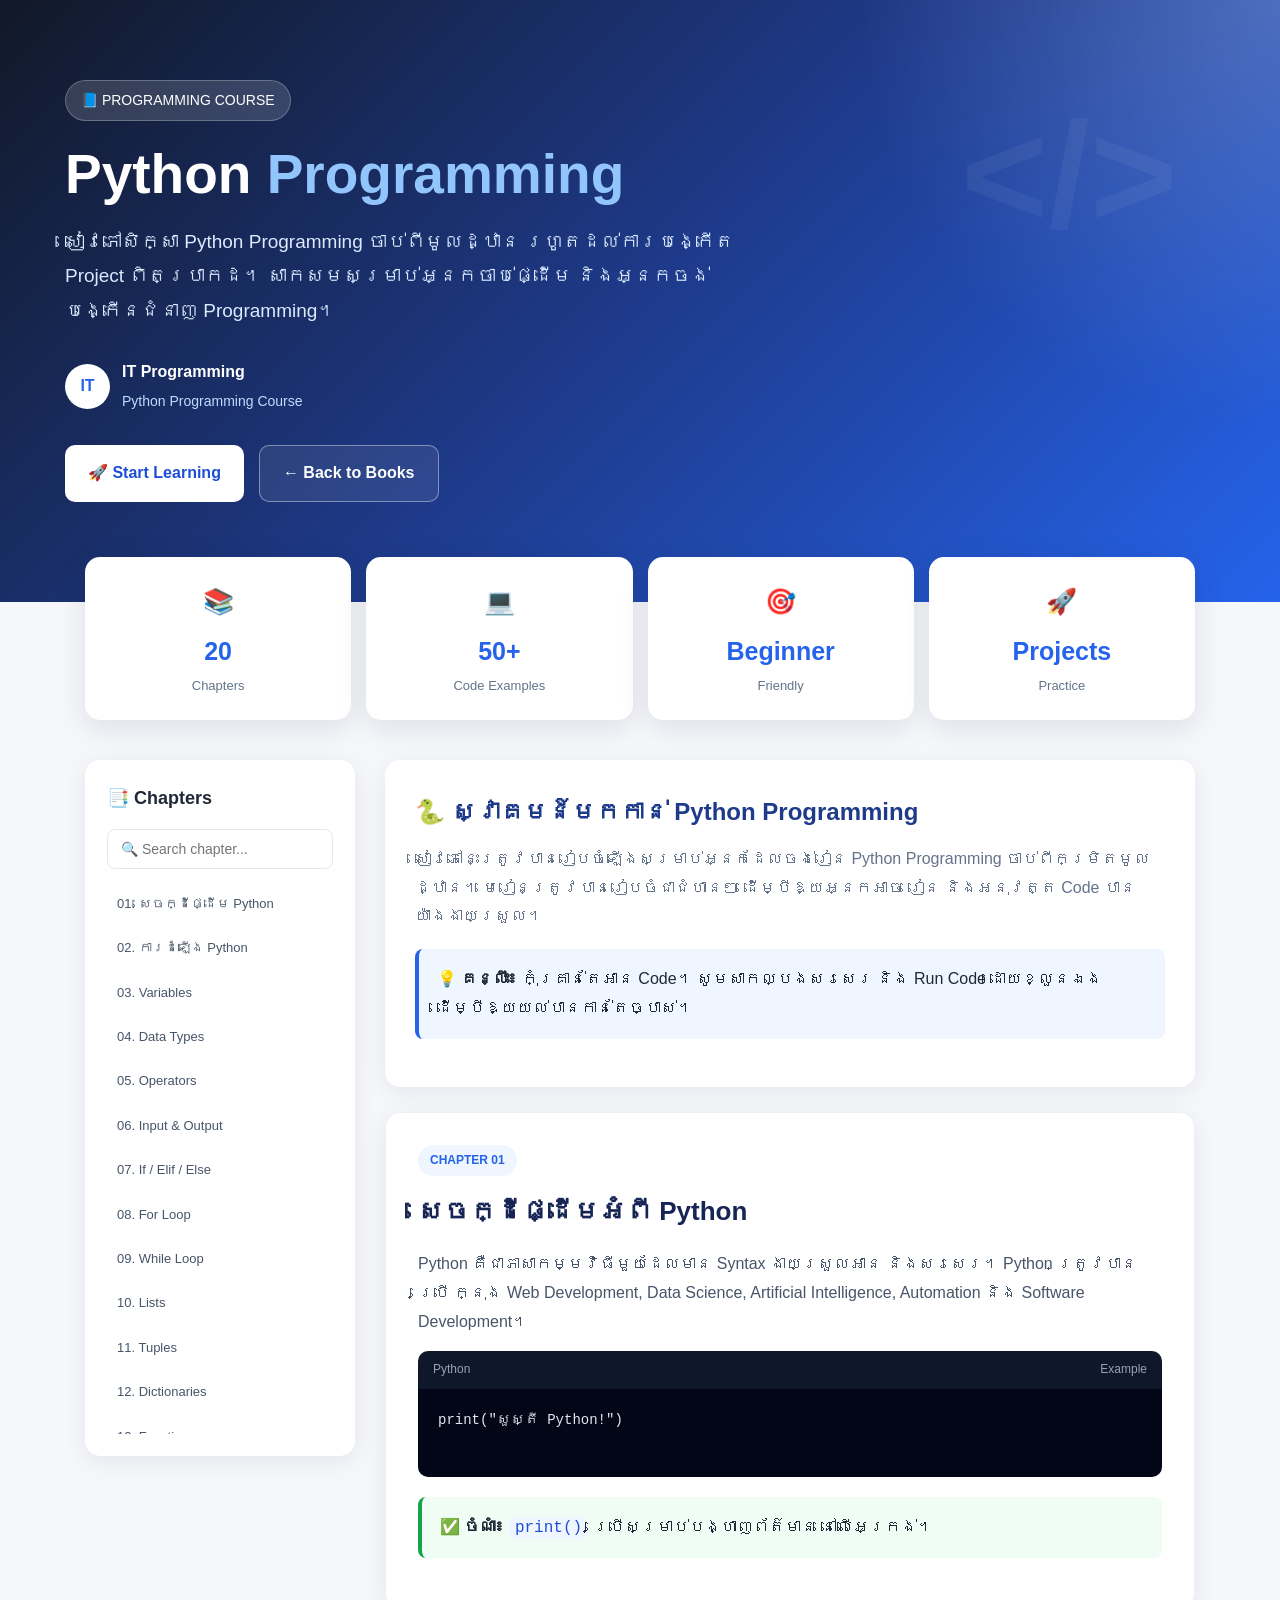
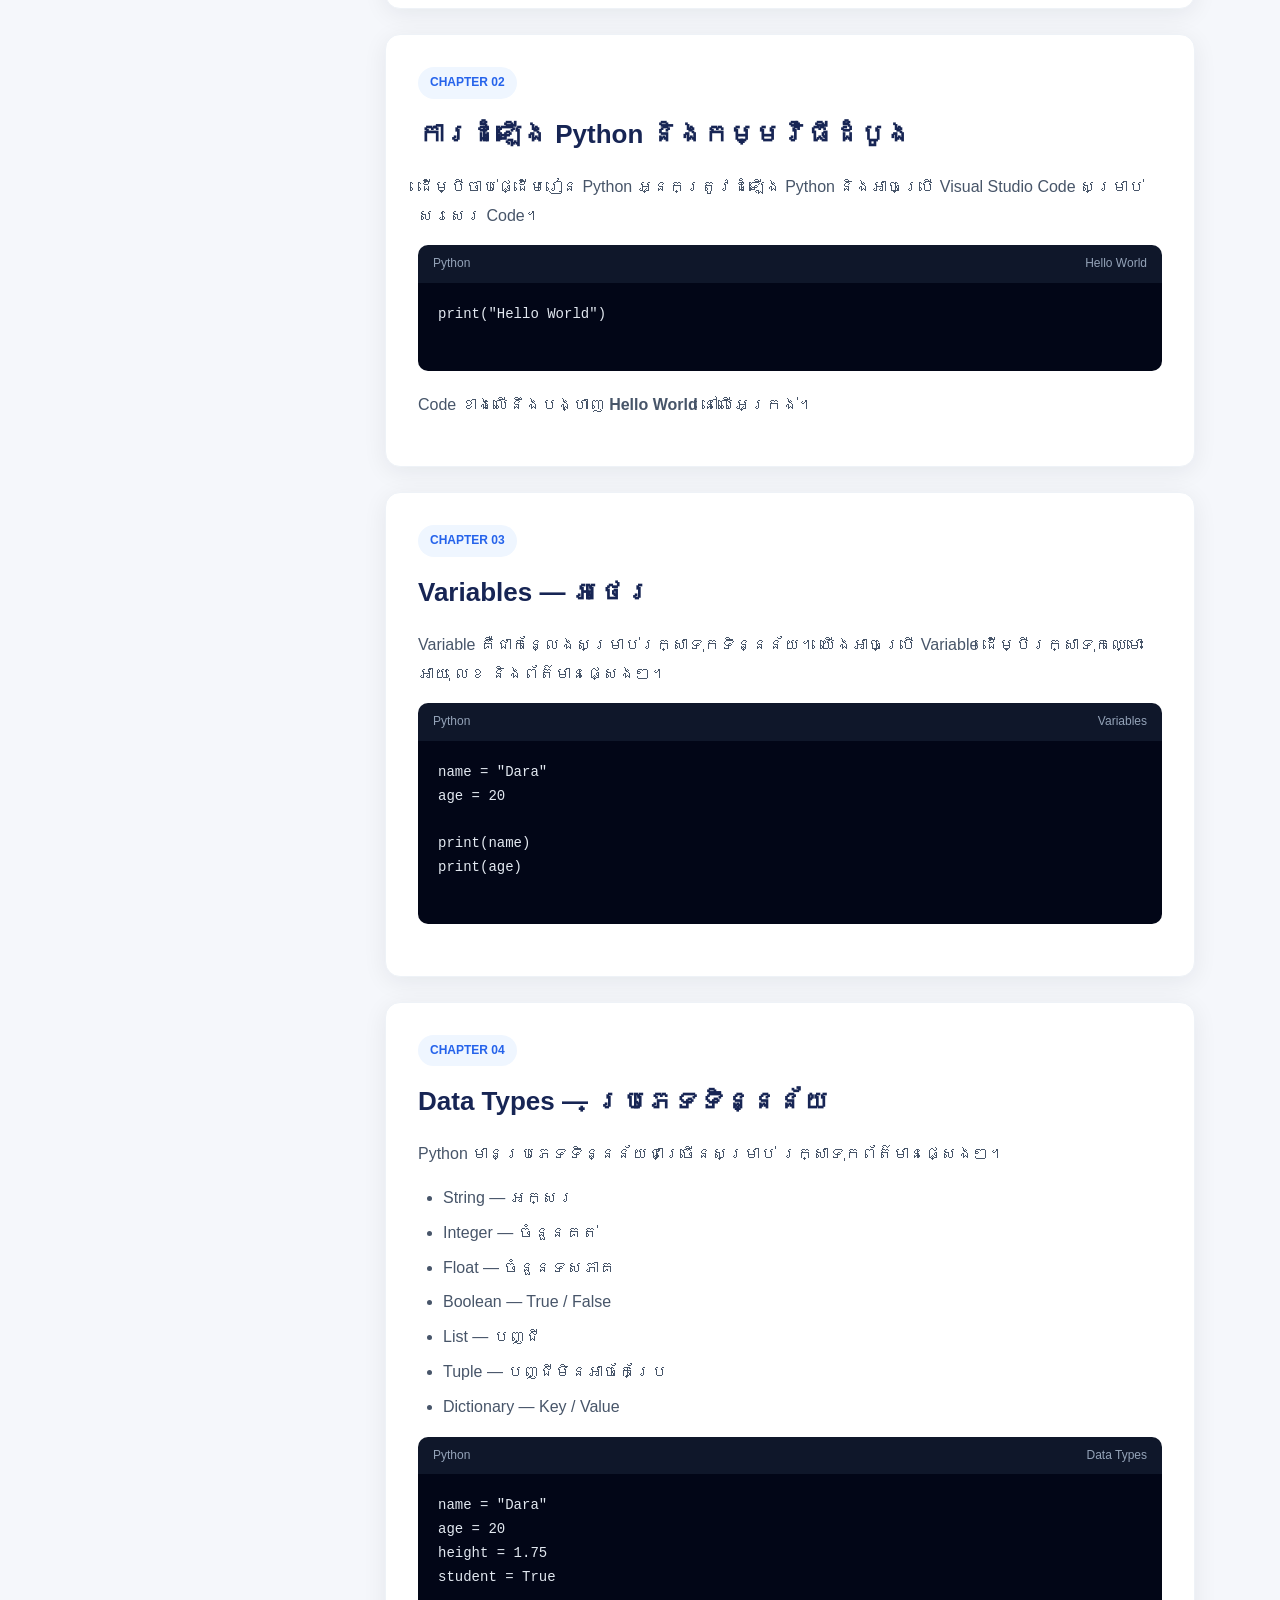
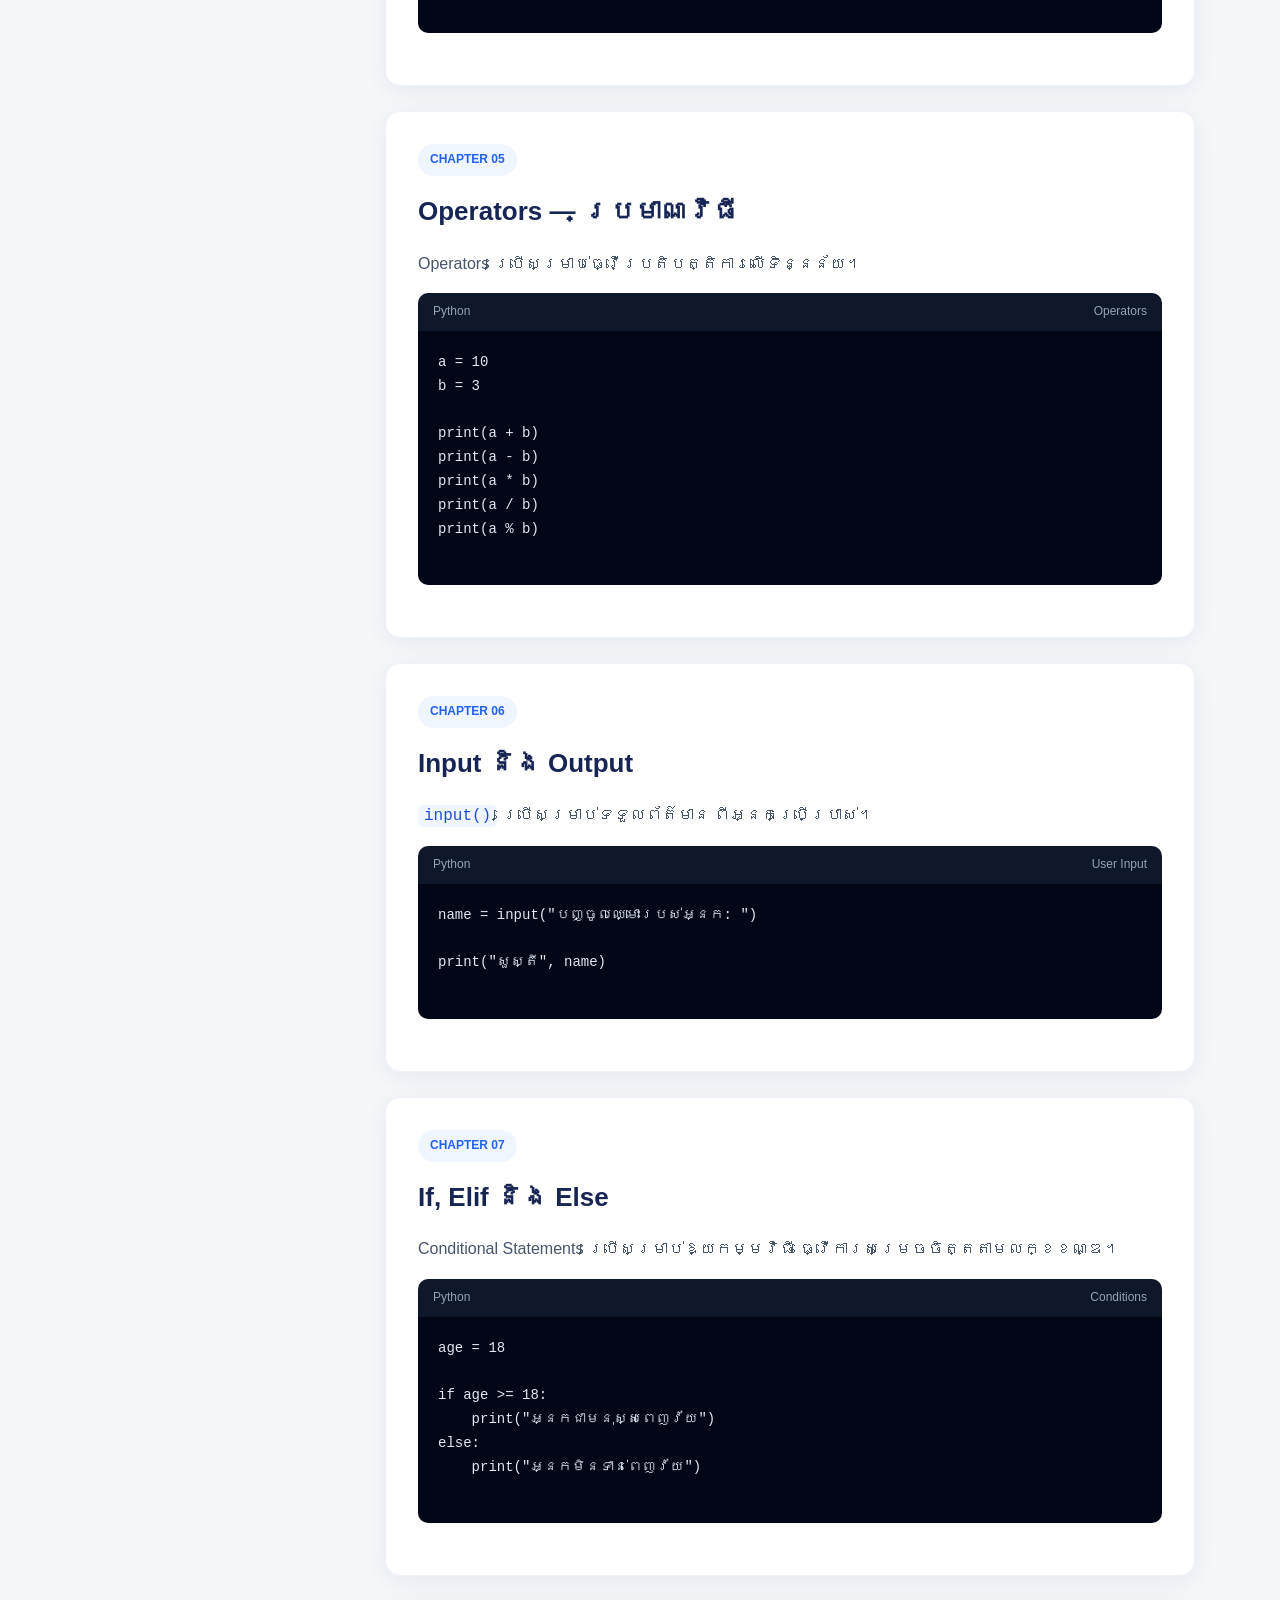
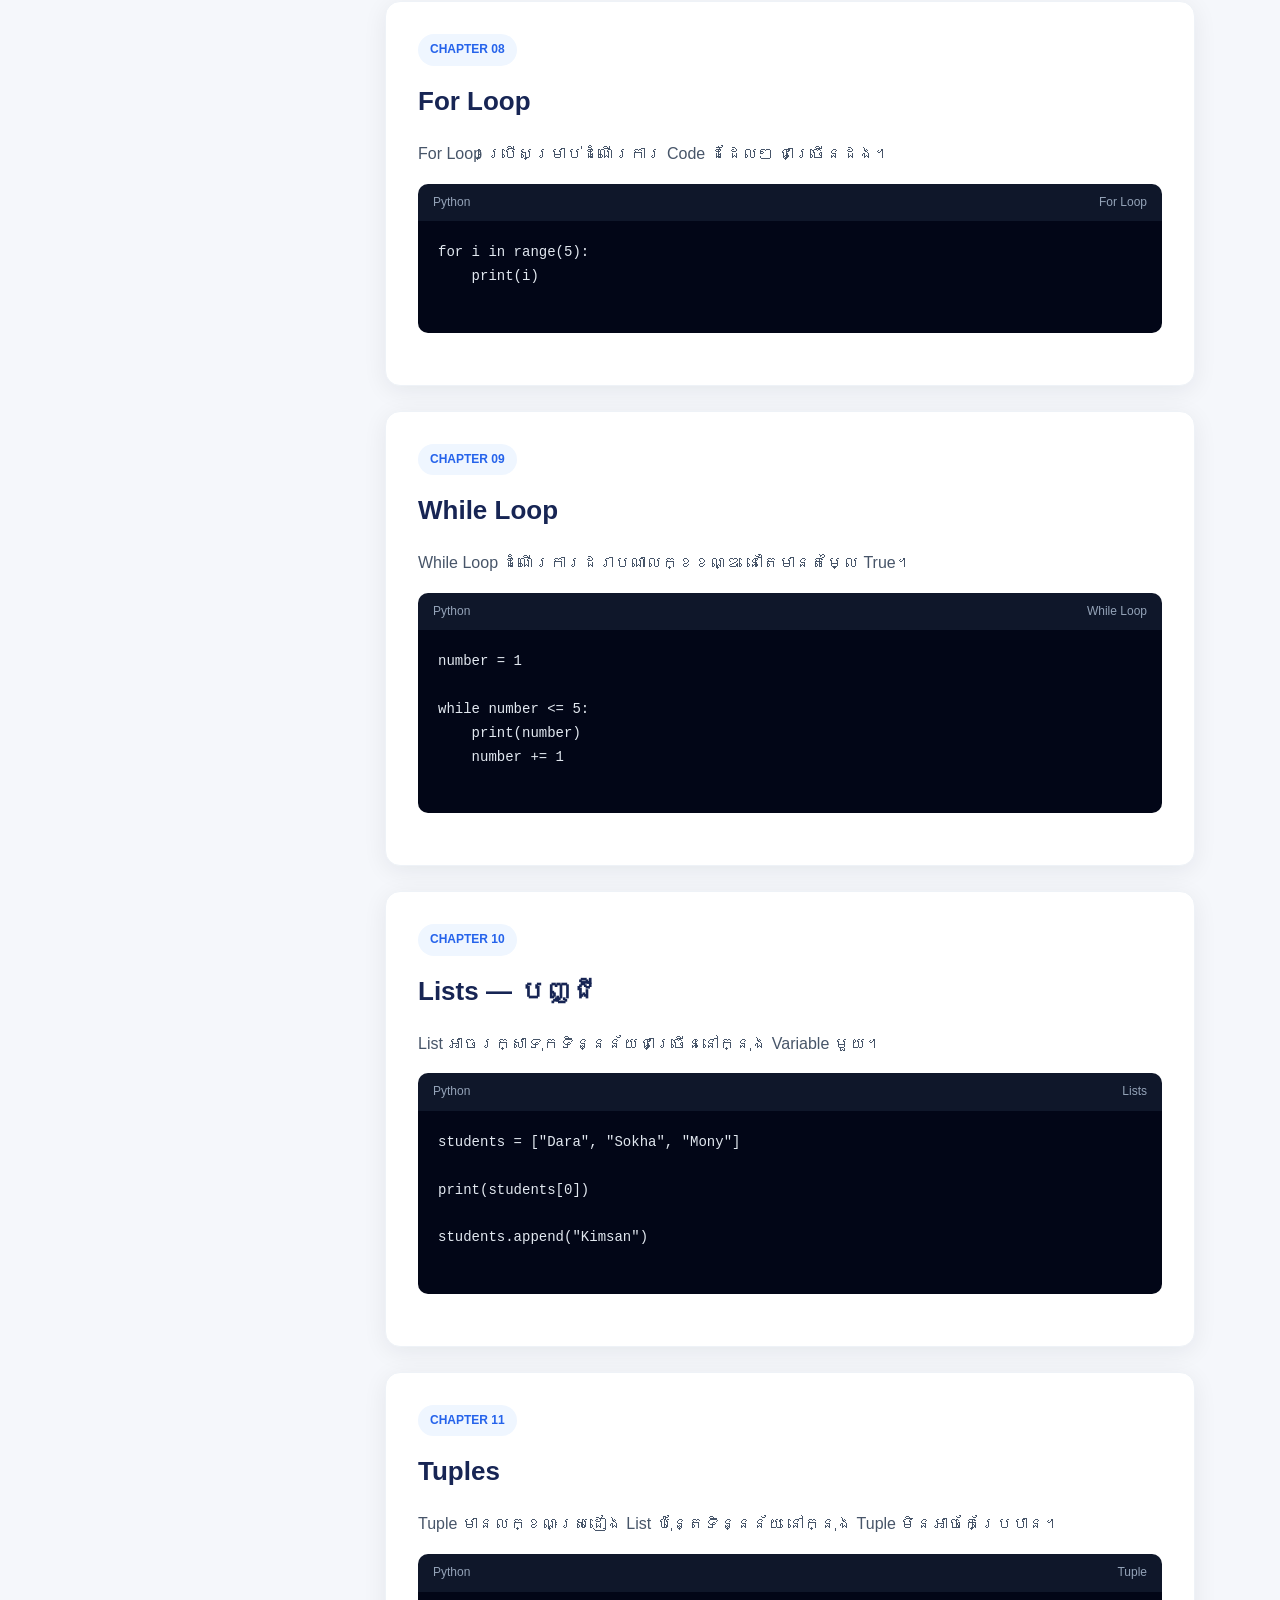
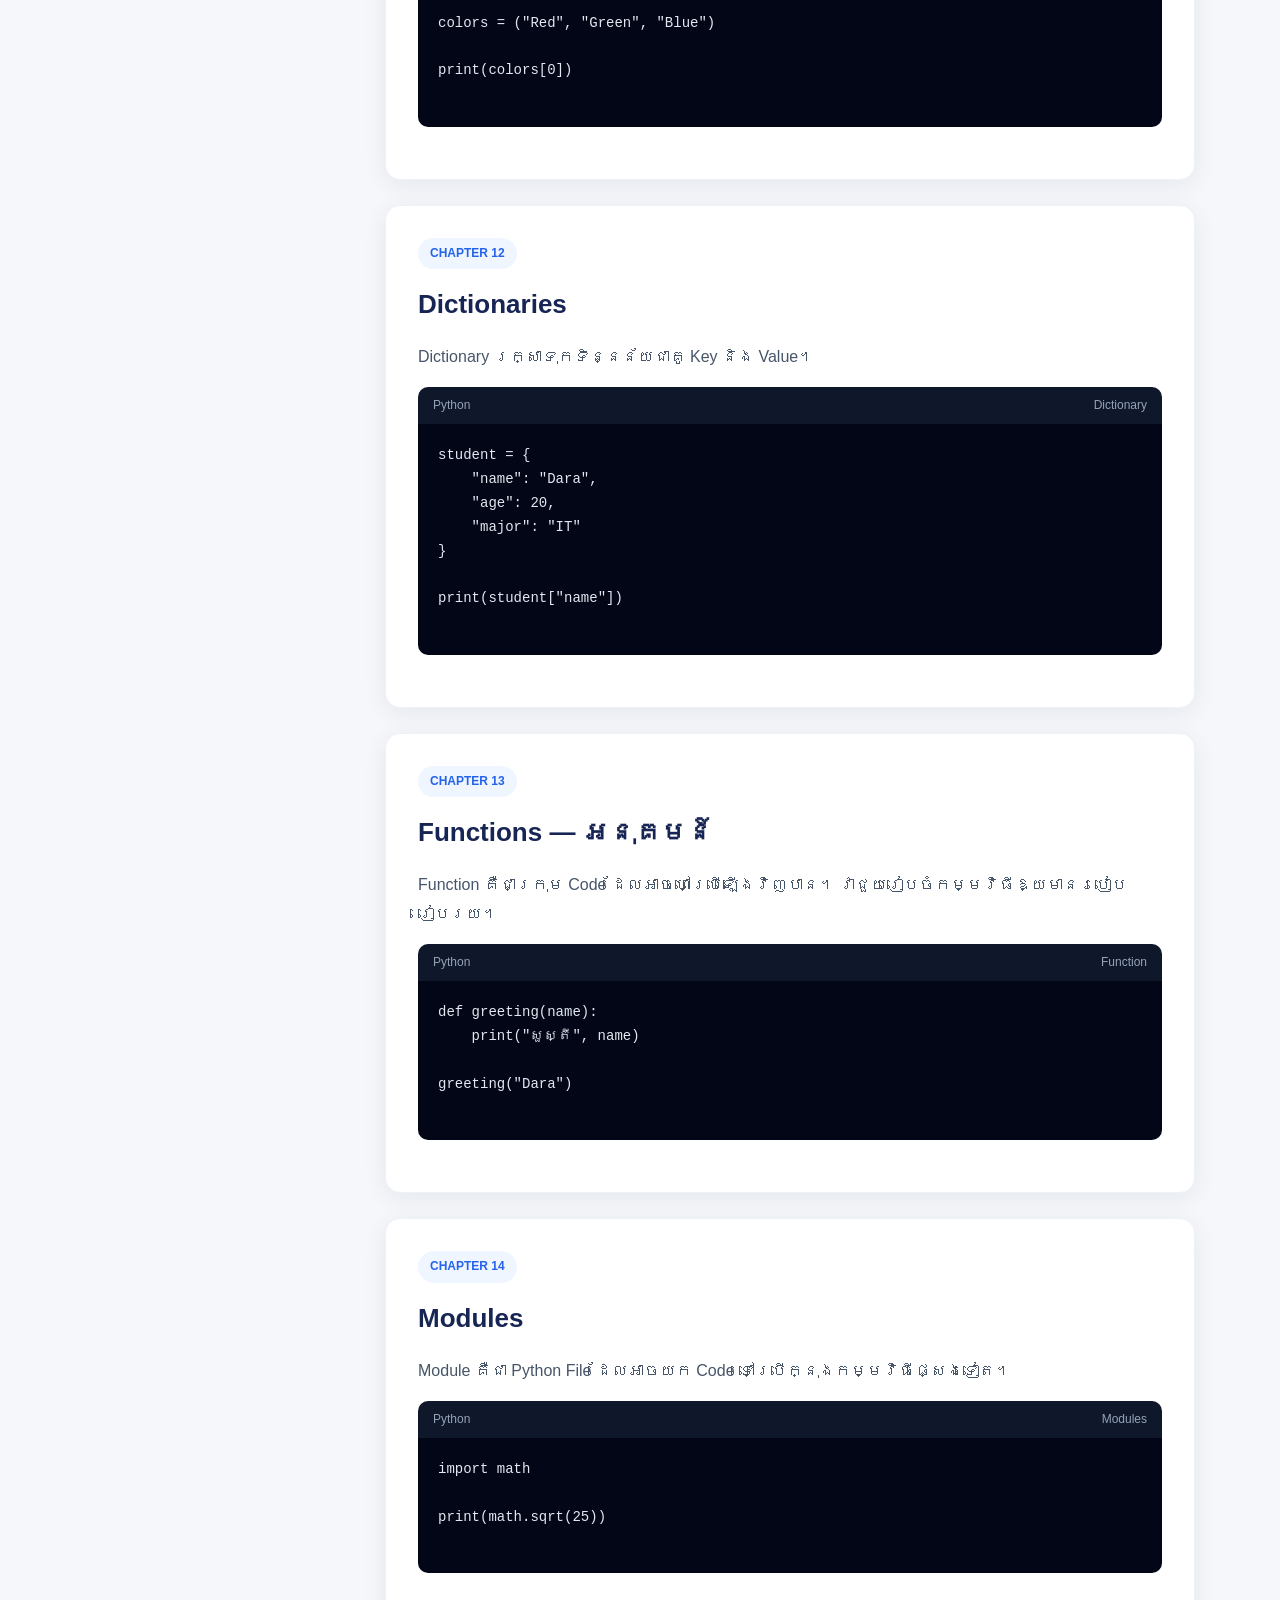
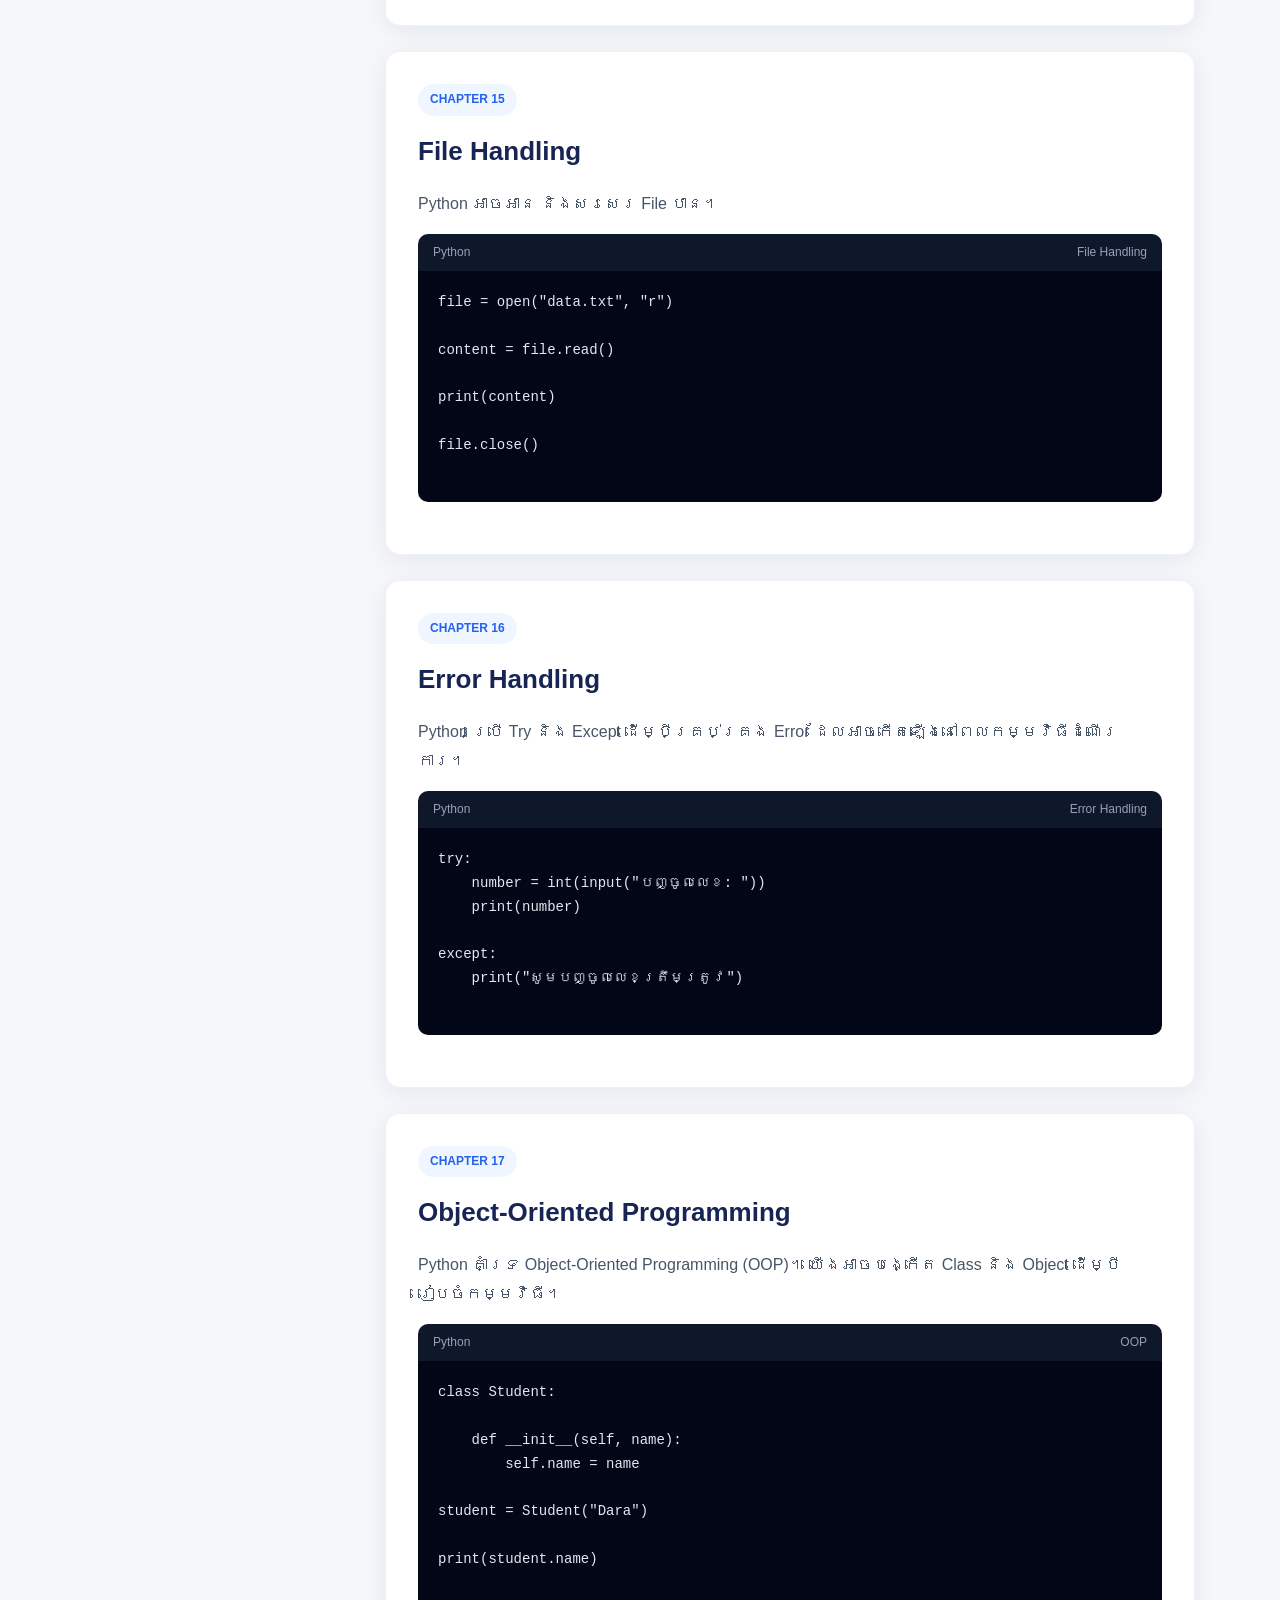
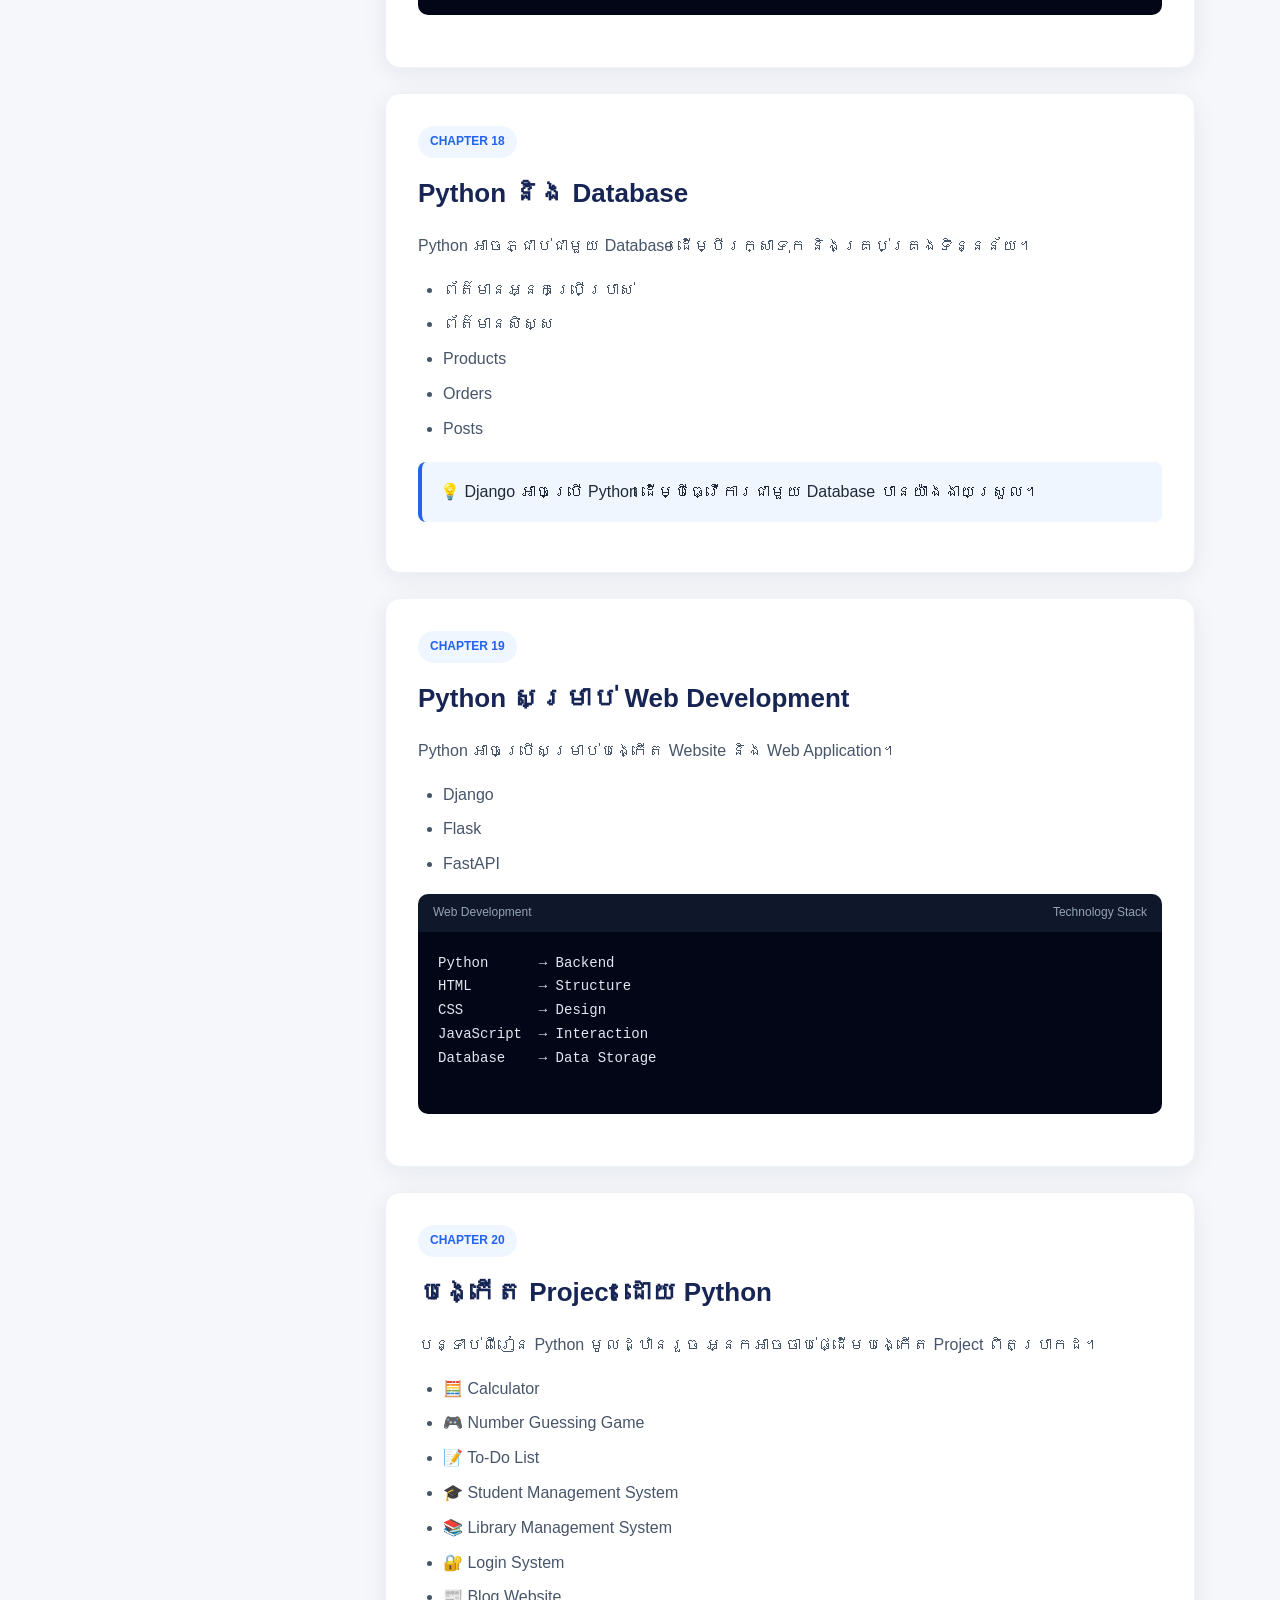
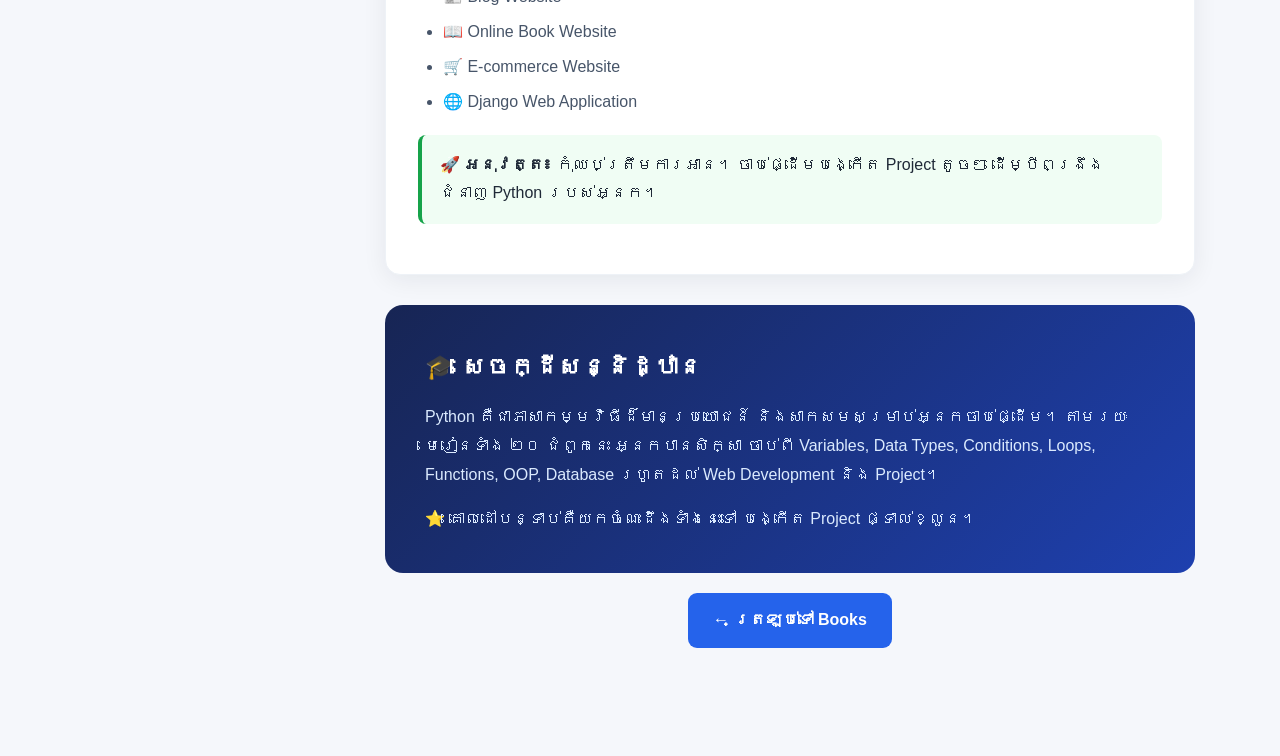
<file: python-programming.html>
<!DOCTYPE html>
<html lang="km">

<head>
    <meta charset="UTF-8">
    <meta name="viewport" content="width=device-width, initial-scale=1.0">

    <title>Python Programming | IT Programming</title>

    <style>

        /* =========================
           GLOBAL
        ========================= */

        * {
            box-sizing: border-box;
            margin: 0;
            padding: 0;
        }

        html {
            scroll-behavior: smooth;
        }

        body {
            font-family: Arial, "Khmer OS Battambang", "Noto Sans Khmer", sans-serif;
            background: #f5f7fb;
            color: #1f2937;
            line-height: 1.8;
        }


        /* =========================
           READING PROGRESS
        ========================= */

        .progress-container {
            position: fixed;
            top: 0;
            left: 0;
            width: 100%;
            height: 5px;
            background: transparent;
            z-index: 9999;
        }

        .progress-bar {
            height: 5px;
            width: 0%;
            background: linear-gradient(
                90deg,
                #2563eb,
                #7c3aed,
                #06b6d4
            );
        }


        /* =========================
           HEADER
        ========================= */

        .hero {
            position: relative;
            overflow: hidden;
            background:
                radial-gradient(circle at top right, rgba(255,255,255,0.2), transparent 30%),
                linear-gradient(135deg, #111827, #1e3a8a, #2563eb);
            color: white;
            padding: 80px 20px 100px;
        }

        .hero::before {
            content: "</>";
            position: absolute;
            right: 8%;
            top: 40px;
            font-size: 150px;
            font-weight: bold;
            color: rgba(255,255,255,0.05);
        }

        .hero-content {
            max-width: 1150px;
            margin: auto;
            position: relative;
            z-index: 2;
        }

        .book-label {
            display: inline-block;
            background: rgba(255,255,255,0.15);
            border: 1px solid rgba(255,255,255,0.25);
            padding: 7px 15px;
            border-radius: 50px;
            font-size: 14px;
            margin-bottom: 20px;
            backdrop-filter: blur(10px);
        }

        .hero h1 {
            font-size: 55px;
            line-height: 1.2;
            margin-bottom: 18px;
        }

        .hero h1 span {
            color: #93c5fd;
        }

        .hero-description {
            max-width: 720px;
            font-size: 19px;
            color: #dbeafe;
            margin-bottom: 30px;
        }

        .author {
            display: flex;
            align-items: center;
            gap: 12px;
            margin-bottom: 30px;
        }

        .author-icon {
            width: 45px;
            height: 45px;
            background: white;
            color: #2563eb;
            border-radius: 50%;
            display: flex;
            align-items: center;
            justify-content: center;
            font-weight: bold;
        }

        .author-text strong {
            display: block;
        }

        .author-text span {
            color: #bfdbfe;
            font-size: 14px;
        }


        /* =========================
           HERO BUTTONS
        ========================= */

        .hero-buttons {
            display: flex;
            gap: 15px;
            flex-wrap: wrap;
        }

        .btn {
            display: inline-flex;
            align-items: center;
            justify-content: center;
            padding: 13px 23px;
            border-radius: 10px;
            text-decoration: none;
            font-weight: bold;
            transition: 0.3s;
        }

        .btn-primary {
            background: white;
            color: #1d4ed8;
        }

        .btn-primary:hover {
            transform: translateY(-3px);
            box-shadow: 0 10px 25px rgba(0,0,0,0.2);
        }

        .btn-outline {
            border: 1px solid rgba(255,255,255,0.4);
            color: white;
            background: rgba(255,255,255,0.08);
        }

        .btn-outline:hover {
            background: rgba(255,255,255,0.15);
        }


        /* =========================
           STATS
        ========================= */

        .stats {
            max-width: 1150px;
            margin: -45px auto 40px;
            position: relative;
            z-index: 10;
            display: grid;
            grid-template-columns: repeat(4, 1fr);
            gap: 15px;
            padding: 0 20px;
        }

        .stat-card {
            background: white;
            border-radius: 15px;
            padding: 22px;
            box-shadow: 0 8px 30px rgba(15,23,42,0.1);
            text-align: center;
        }

        .stat-icon {
            font-size: 25px;
            margin-bottom: 5px;
        }

        .stat-number {
            font-size: 25px;
            font-weight: bold;
            color: #2563eb;
        }

        .stat-label {
            font-size: 13px;
            color: #64748b;
        }


        /* =========================
           MAIN LAYOUT
        ========================= */

        .layout {
            max-width: 1150px;
            margin: auto;
            padding: 0 20px 60px;
            display: grid;
            grid-template-columns: 270px 1fr;
            gap: 30px;
            align-items: start;
        }


        /* =========================
           SIDEBAR
        ========================= */

        .sidebar {
            position: sticky;
            top: 25px;
            background: white;
            border-radius: 15px;
            padding: 22px;
            box-shadow: 0 5px 25px rgba(15,23,42,0.08);
        }

        .sidebar-title {
            font-size: 18px;
            font-weight: bold;
            margin-bottom: 15px;
        }

        .search-box {
            width: 100%;
            padding: 11px 13px;
            border: 1px solid #e2e8f0;
            border-radius: 8px;
            outline: none;
            margin-bottom: 15px;
            font-size: 14px;
        }

        .search-box:focus {
            border-color: #2563eb;
        }

        .chapter-list {
            list-style: none;
            max-height: 550px;
            overflow-y: auto;
        }

        .chapter-list li {
            margin-bottom: 5px;
        }

        .chapter-list a {
            display: block;
            padding: 8px 10px;
            border-radius: 7px;
            color: #475569;
            text-decoration: none;
            font-size: 13px;
            transition: 0.2s;
        }

        .chapter-list a:hover {
            background: #eff6ff;
            color: #2563eb;
            transform: translateX(3px);
        }


        /* =========================
           CONTENT
        ========================= */

        .content {
            min-width: 0;
        }

        .intro-card {
            background: white;
            padding: 30px;
            border-radius: 15px;
            margin-bottom: 25px;
            box-shadow: 0 5px 25px rgba(15,23,42,0.07);
        }

        .intro-card h2 {
            color: #1e3a8a;
            margin-bottom: 12px;
        }

        .intro-card p {
            color: #64748b;
        }


        /* =========================
           CHAPTER
        ========================= */

        .chapter {
            background: white;
            padding: 32px;
            margin-bottom: 25px;
            border-radius: 15px;
            box-shadow: 0 5px 25px rgba(15,23,42,0.07);
            border: 1px solid #eef2f7;
            scroll-margin-top: 25px;
            transition: 0.3s;
        }

        .chapter:hover {
            box-shadow: 0 10px 35px rgba(15,23,42,0.10);
            transform: translateY(-2px);
        }

        .chapter-number {
            display: inline-block;
            padding: 5px 12px;
            background: #eff6ff;
            color: #2563eb;
            border-radius: 50px;
            font-size: 12px;
            font-weight: bold;
            margin-bottom: 12px;
        }

        .chapter h2 {
            font-size: 26px;
            color: #172554;
            margin-bottom: 15px;
        }

        .chapter p {
            color: #475569;
            font-size: 16px;
            margin-bottom: 15px;
        }

        .chapter ul {
            padding-left: 25px;
            color: #475569;
            margin-bottom: 15px;
        }

        .chapter li {
            margin-bottom: 6px;
        }


        /* =========================
           CODE
        ========================= */

        .code-title {
            display: flex;
            justify-content: space-between;
            align-items: center;
            background: #0f172a;
            color: #94a3b8;
            padding: 8px 15px;
            border-radius: 10px 10px 0 0;
            font-size: 12px;
        }

        pre {
            background: #020617;
            color: #e2e8f0;
            padding: 20px;
            margin: 0 0 20px;
            border-radius: 0 0 10px 10px;
            overflow-x: auto;
            font-family: Consolas, Monaco, monospace;
            font-size: 14px;
            line-height: 1.7;
        }

        code {
            font-family: Consolas, Monaco, monospace;
            background: #eff6ff;
            color: #1d4ed8;
            padding: 2px 6px;
            border-radius: 5px;
        }


        /* =========================
           INFO BOX
        ========================= */

        .info-box {
            background: #eff6ff;
            border-left: 4px solid #2563eb;
            padding: 16px 18px;
            border-radius: 8px;
            margin: 18px 0;
        }

        .tip-box {
            background: #f0fdf4;
            border-left: 4px solid #16a34a;
            padding: 16px 18px;
            border-radius: 8px;
            margin: 18px 0;
        }


        /* =========================
           CONCLUSION
        ========================= */

        .conclusion {
            background:
                linear-gradient(135deg, #172554, #1e40af);
            color: white;
            padding: 40px;
            border-radius: 18px;
            margin-top: 30px;
        }

        .conclusion h2 {
            margin-bottom: 15px;
        }

        .conclusion p {
            color: #dbeafe;
        }


        /* =========================
           BACK BUTTON
        ========================= */

        .back-section {
            text-align: center;
            padding: 20px 0 50px;
        }

        .back-button {
            display: inline-block;
            background: #2563eb;
            color: white;
            text-decoration: none;
            padding: 13px 25px;
            border-radius: 9px;
            font-weight: bold;
            transition: 0.3s;
        }

        .back-button:hover {
            background: #1d4ed8;
            transform: translateY(-2px);
        }


        /* =========================
           BACK TO TOP
        ========================= */

        .top-button {
            position: fixed;
            right: 25px;
            bottom: 25px;
            width: 45px;
            height: 45px;
            border: none;
            border-radius: 50%;
            background: #2563eb;
            color: white;
            font-size: 20px;
            cursor: pointer;
            box-shadow: 0 5px 20px rgba(37,99,235,0.35);
            display: none;
            z-index: 1000;
        }

        .top-button:hover {
            background: #1d4ed8;
        }


        /* =========================
           RESPONSIVE
        ========================= */

        @media (max-width: 900px) {

            .layout {
                grid-template-columns: 1fr;
            }

            .sidebar {
                position: relative;
                top: 0;
            }

            .chapter-list {
                max-height: 250px;
            }

            .stats {
                grid-template-columns: repeat(2, 1fr);
            }

            .hero h1 {
                font-size: 40px;
            }
        }


        @media (max-width: 600px) {

            .hero {
                padding: 60px 20px 80px;
            }

            .hero h1 {
                font-size: 32px;
            }

            .hero-description {
                font-size: 16px;
            }

            .stats {
                grid-template-columns: 1fr 1fr;
                padding: 0 10px;
            }

            .layout {
                padding: 0 12px 40px;
            }

            .chapter {
                padding: 22px;
            }

            .chapter h2 {
                font-size: 21px;
            }

            .chapter p {
                font-size: 15px;
            }

            .conclusion {
                padding: 25px;
            }
        }

    </style>
</head>


<body>


<!-- =========================
     READING PROGRESS
========================= -->

<div class="progress-container">
    <div class="progress-bar" id="progressBar"></div>
</div>


<!-- =========================
     HERO
========================= -->

<header class="hero">

    <div class="hero-content">

        <span class="book-label">
            📘 PROGRAMMING COURSE
        </span>

        <h1>
            Python <span>Programming</span>
        </h1>

        <p class="hero-description">
            សៀវភៅសិក្សា Python Programming ចាប់ពីមូលដ្ឋាន
            រហូតដល់ការបង្កើត Project ពិតប្រាកដ។
            សាកសមសម្រាប់អ្នកចាប់ផ្ដើម និងអ្នកចង់បង្កើនជំនាញ Programming។
        </p>


        <div class="author">

            <div class="author-icon">
                IT
            </div>

            <div class="author-text">
                <strong>IT Programming</strong>
                <span>Python Programming Course</span>
            </div>

        </div>


        <div class="hero-buttons">

            <a href="#chapter-1" class="btn btn-primary">
                🚀 Start Learning
            </a>

            <a href="books.html" class="btn btn-outline">
                ← Back to Books
            </a>

        </div>

    </div>

</header>



<!-- =========================
     STATS
========================= -->

<div class="stats">

    <div class="stat-card">
        <div class="stat-icon">📚</div>
        <div class="stat-number">20</div>
        <div class="stat-label">Chapters</div>
    </div>

    <div class="stat-card">
        <div class="stat-icon">💻</div>
        <div class="stat-number">50+</div>
        <div class="stat-label">Code Examples</div>
    </div>

    <div class="stat-card">
        <div class="stat-icon">🎯</div>
        <div class="stat-number">Beginner</div>
        <div class="stat-label">Friendly</div>
    </div>

    <div class="stat-card">
        <div class="stat-icon">🚀</div>
        <div class="stat-number">Projects</div>
        <div class="stat-label">Practice</div>
    </div>

</div>



<!-- =========================
     MAIN
========================= -->

<div class="layout">


    <!-- =========================
         SIDEBAR
    ========================= -->

    <aside class="sidebar">

        <div class="sidebar-title">
            📑 Chapters
        </div>

        <input
            type="text"
            class="search-box"
            id="chapterSearch"
            placeholder="🔍 Search chapter..."
        >

        <ul class="chapter-list" id="chapterList">

            <li><a href="#chapter-1">01. សេចក្ដីផ្ដើម Python</a></li>
            <li><a href="#chapter-2">02. ការដំឡើង Python</a></li>
            <li><a href="#chapter-3">03. Variables</a></li>
            <li><a href="#chapter-4">04. Data Types</a></li>
            <li><a href="#chapter-5">05. Operators</a></li>
            <li><a href="#chapter-6">06. Input & Output</a></li>
            <li><a href="#chapter-7">07. If / Elif / Else</a></li>
            <li><a href="#chapter-8">08. For Loop</a></li>
            <li><a href="#chapter-9">09. While Loop</a></li>
            <li><a href="#chapter-10">10. Lists</a></li>
            <li><a href="#chapter-11">11. Tuples</a></li>
            <li><a href="#chapter-12">12. Dictionaries</a></li>
            <li><a href="#chapter-13">13. Functions</a></li>
            <li><a href="#chapter-14">14. Modules</a></li>
            <li><a href="#chapter-15">15. File Handling</a></li>
            <li><a href="#chapter-16">16. Error Handling</a></li>
            <li><a href="#chapter-17">17. OOP</a></li>
            <li><a href="#chapter-18">18. Database</a></li>
            <li><a href="#chapter-19">19. Web Development</a></li>
            <li><a href="#chapter-20">20. Python Projects</a></li>

        </ul>

    </aside>



    <!-- =========================
         CONTENT
    ========================= -->

    <main class="content">


        <!-- INTRO -->

        <div class="intro-card">

            <h2>🐍 ស្វាគមន៍មកកាន់ Python Programming</h2>

            <p>
                សៀវភៅនេះត្រូវបានរៀបចំឡើងសម្រាប់អ្នកដែលចង់រៀន
                Python Programming ចាប់ពីកម្រិតមូលដ្ឋាន។
                មេរៀនត្រូវបានរៀបចំជាជំហានៗ ដើម្បីឱ្យអ្នកអាច
                រៀន និងអនុវត្ត Code បានយ៉ាងងាយស្រួល។
            </p>

            <div class="info-box">
                💡 <strong>គន្លឹះ៖</strong>
                កុំគ្រាន់តែអាន Code។ សូមសាកល្បងសរសេរ
                និង Run Code ដោយខ្លួនឯង ដើម្បីឱ្យយល់បានកាន់តែច្បាស់។
            </div>

        </div>



        <!-- CHAPTER 1 -->

        <section class="chapter" id="chapter-1">

            <span class="chapter-number">CHAPTER 01</span>

            <h2>សេចក្ដីផ្ដើមអំពី Python</h2>

            <p>
                Python គឺជាភាសាកម្មវិធីមួយដែលមាន Syntax
                ងាយស្រួលអាន និងសរសេរ។ Python ត្រូវបានប្រើ
                ក្នុង Web Development, Data Science,
                Artificial Intelligence, Automation និង Software Development។
            </p>

            <div class="code-title">
                Python
                <span>Example</span>
            </div>

            <pre>
print("សួស្តី Python!")
            </pre>

            <div class="tip-box">
                ✅ <strong>ចំណាំ៖</strong>
                <code>print()</code> ប្រើសម្រាប់បង្ហាញព័ត៌មាន
                នៅលើអេក្រង់។
            </div>

        </section>



        <!-- CHAPTER 2 -->

        <section class="chapter" id="chapter-2">

            <span class="chapter-number">CHAPTER 02</span>

            <h2>ការដំឡើង Python និងកម្មវិធីដំបូង</h2>

            <p>
                ដើម្បីចាប់ផ្ដើមរៀន Python អ្នកត្រូវដំឡើង Python
                និងអាចប្រើ Visual Studio Code សម្រាប់សរសេរ Code។
            </p>

            <div class="code-title">
                Python
                <span>Hello World</span>
            </div>

            <pre>
print("Hello World")
            </pre>

            <p>
                Code ខាងលើនឹងបង្ហាញ <strong>Hello World</strong>
                នៅលើអេក្រង់។
            </p>

        </section>



        <!-- CHAPTER 3 -->

        <section class="chapter" id="chapter-3">

            <span class="chapter-number">CHAPTER 03</span>

            <h2>Variables — អថេរ</h2>

            <p>
                Variable គឺជាកន្លែងសម្រាប់រក្សាទុកទិន្នន័យ។
                យើងអាចប្រើ Variable ដើម្បីរក្សាទុកឈ្មោះ អាយុ
                លេខ និងព័ត៌មានផ្សេងៗ។
            </p>

            <div class="code-title">
                Python
                <span>Variables</span>
            </div>

            <pre>
name = "Dara"
age = 20

print(name)
print(age)
            </pre>

        </section>



        <!-- CHAPTER 4 -->

        <section class="chapter" id="chapter-4">

            <span class="chapter-number">CHAPTER 04</span>

            <h2>Data Types — ប្រភេទទិន្នន័យ</h2>

            <p>
                Python មានប្រភេទទិន្នន័យជាច្រើនសម្រាប់
                រក្សាទុកព័ត៌មានផ្សេងៗ។
            </p>

            <ul>
                <li>String — អក្សរ</li>
                <li>Integer — ចំនួនគត់</li>
                <li>Float — ចំនួនទសភាគ</li>
                <li>Boolean — True / False</li>
                <li>List — បញ្ជី</li>
                <li>Tuple — បញ្ជីមិនអាចកែប្រែ</li>
                <li>Dictionary — Key / Value</li>
            </ul>

            <div class="code-title">
                Python
                <span>Data Types</span>
            </div>

            <pre>
name = "Dara"
age = 20
height = 1.75
student = True
            </pre>

        </section>



        <!-- CHAPTER 5 -->

        <section class="chapter" id="chapter-5">

            <span class="chapter-number">CHAPTER 05</span>

            <h2>Operators — ប្រមាណវិធី</h2>

            <p>
                Operators ប្រើសម្រាប់ធ្វើប្រតិបត្តិការលើទិន្នន័យ។
            </p>

            <div class="code-title">
                Python
                <span>Operators</span>
            </div>

            <pre>
a = 10
b = 3

print(a + b)
print(a - b)
print(a * b)
print(a / b)
print(a % b)
            </pre>

        </section>



        <!-- CHAPTER 6 -->

        <section class="chapter" id="chapter-6">

            <span class="chapter-number">CHAPTER 06</span>

            <h2>Input និង Output</h2>

            <p>
                <code>input()</code> ប្រើសម្រាប់ទទួលព័ត៌មាន
                ពីអ្នកប្រើប្រាស់។
            </p>

            <div class="code-title">
                Python
                <span>User Input</span>
            </div>

            <pre>
name = input("បញ្ចូលឈ្មោះរបស់អ្នក: ")

print("សួស្តី", name)
            </pre>

        </section>



        <!-- CHAPTER 7 -->

        <section class="chapter" id="chapter-7">

            <span class="chapter-number">CHAPTER 07</span>

            <h2>If, Elif និង Else</h2>

            <p>
                Conditional Statements ប្រើសម្រាប់ឱ្យកម្មវិធី
                ធ្វើការសម្រេចចិត្តតាមលក្ខខណ្ឌ។
            </p>

            <div class="code-title">
                Python
                <span>Conditions</span>
            </div>

            <pre>
age = 18

if age >= 18:
    print("អ្នកជាមនុស្សពេញវ័យ")
else:
    print("អ្នកមិនទាន់ពេញវ័យ")
            </pre>

        </section>



        <!-- CHAPTER 8 -->

        <section class="chapter" id="chapter-8">

            <span class="chapter-number">CHAPTER 08</span>

            <h2>For Loop</h2>

            <p>
                For Loop ប្រើសម្រាប់ដំណើរការ Code ដដែលៗ
                ជាច្រើនដង។
            </p>

            <div class="code-title">
                Python
                <span>For Loop</span>
            </div>

            <pre>
for i in range(5):
    print(i)
            </pre>

        </section>



        <!-- CHAPTER 9 -->

        <section class="chapter" id="chapter-9">

            <span class="chapter-number">CHAPTER 09</span>

            <h2>While Loop</h2>

            <p>
                While Loop ដំណើរការដរាបណាលក្ខខណ្ឌ
                នៅតែមានតម្លៃ True។
            </p>

            <div class="code-title">
                Python
                <span>While Loop</span>
            </div>

            <pre>
number = 1

while number <= 5:
    print(number)
    number += 1
            </pre>

        </section>



        <!-- CHAPTER 10 -->

        <section class="chapter" id="chapter-10">

            <span class="chapter-number">CHAPTER 10</span>

            <h2>Lists — បញ្ជី</h2>

            <p>
                List អាចរក្សាទុកទិន្នន័យជាច្រើននៅក្នុង Variable មួយ។
            </p>

            <div class="code-title">
                Python
                <span>Lists</span>
            </div>

            <pre>
students = ["Dara", "Sokha", "Mony"]

print(students[0])

students.append("Kimsan")
            </pre>

        </section>



        <!-- CHAPTER 11 -->

        <section class="chapter" id="chapter-11">

            <span class="chapter-number">CHAPTER 11</span>

            <h2>Tuples</h2>

            <p>
                Tuple មានលក្ខណៈស្រដៀង List ប៉ុន្តែទិន្នន័យ
                នៅក្នុង Tuple មិនអាចកែប្រែបាន។
            </p>

            <div class="code-title">
                Python
                <span>Tuple</span>
            </div>

            <pre>
colors = ("Red", "Green", "Blue")

print(colors[0])
            </pre>

        </section>



        <!-- CHAPTER 12 -->

        <section class="chapter" id="chapter-12">

            <span class="chapter-number">CHAPTER 12</span>

            <h2>Dictionaries</h2>

            <p>
                Dictionary រក្សាទុកទិន្នន័យជាគូ
                Key និង Value។
            </p>

            <div class="code-title">
                Python
                <span>Dictionary</span>
            </div>

            <pre>
student = {
    "name": "Dara",
    "age": 20,
    "major": "IT"
}

print(student["name"])
            </pre>

        </section>



        <!-- CHAPTER 13 -->

        <section class="chapter" id="chapter-13">

            <span class="chapter-number">CHAPTER 13</span>

            <h2>Functions — អនុគមន៍</h2>

            <p>
                Function គឺជាក្រុម Code ដែលអាចហៅប្រើឡើងវិញបាន។
                វាជួយរៀបចំកម្មវិធីឱ្យមានរបៀបរៀបរយ។
            </p>

            <div class="code-title">
                Python
                <span>Function</span>
            </div>

            <pre>
def greeting(name):
    print("សួស្តី", name)

greeting("Dara")
            </pre>

        </section>



        <!-- CHAPTER 14 -->

        <section class="chapter" id="chapter-14">

            <span class="chapter-number">CHAPTER 14</span>

            <h2>Modules</h2>

            <p>
                Module គឺជា Python File ដែលអាចយក Code
                ទៅប្រើក្នុងកម្មវិធីផ្សេងទៀត។
            </p>

            <div class="code-title">
                Python
                <span>Modules</span>
            </div>

            <pre>
import math

print(math.sqrt(25))
            </pre>

        </section>



        <!-- CHAPTER 15 -->

        <section class="chapter" id="chapter-15">

            <span class="chapter-number">CHAPTER 15</span>

            <h2>File Handling</h2>

            <p>
                Python អាចអាន និងសរសេរ File បាន។
            </p>

            <div class="code-title">
                Python
                <span>File Handling</span>
            </div>

            <pre>
file = open("data.txt", "r")

content = file.read()

print(content)

file.close()
            </pre>

        </section>



        <!-- CHAPTER 16 -->

        <section class="chapter" id="chapter-16">

            <span class="chapter-number">CHAPTER 16</span>

            <h2>Error Handling</h2>

            <p>
                Python ប្រើ Try និង Except ដើម្បីគ្រប់គ្រង Error
                ដែលអាចកើតឡើងនៅពេលកម្មវិធីដំណើរការ។
            </p>

            <div class="code-title">
                Python
                <span>Error Handling</span>
            </div>

            <pre>
try:
    number = int(input("បញ្ចូលលេខ: "))
    print(number)

except:
    print("សូមបញ្ចូលលេខត្រឹមត្រូវ")
            </pre>

        </section>



        <!-- CHAPTER 17 -->

        <section class="chapter" id="chapter-17">

            <span class="chapter-number">CHAPTER 17</span>

            <h2>Object-Oriented Programming</h2>

            <p>
                Python គាំទ្រ Object-Oriented Programming (OOP)។
                យើងអាចបង្កើត Class និង Object ដើម្បីរៀបចំកម្មវិធី។
            </p>

            <div class="code-title">
                Python
                <span>OOP</span>
            </div>

            <pre>
class Student:

    def __init__(self, name):
        self.name = name

student = Student("Dara")

print(student.name)
            </pre>

        </section>



        <!-- CHAPTER 18 -->

        <section class="chapter" id="chapter-18">

            <span class="chapter-number">CHAPTER 18</span>

            <h2>Python និង Database</h2>

            <p>
                Python អាចភ្ជាប់ជាមួយ Database ដើម្បីរក្សាទុក
                និងគ្រប់គ្រងទិន្នន័យ។
            </p>

            <ul>
                <li>ព័ត៌មានអ្នកប្រើប្រាស់</li>
                <li>ព័ត៌មានសិស្ស</li>
                <li>Products</li>
                <li>Orders</li>
                <li>Posts</li>
            </ul>

            <div class="info-box">
                💡 Django អាចប្រើ Python ដើម្បីធ្វើការជាមួយ
                Database បានយ៉ាងងាយស្រួល។
            </div>

        </section>



        <!-- CHAPTER 19 -->

        <section class="chapter" id="chapter-19">

            <span class="chapter-number">CHAPTER 19</span>

            <h2>Python សម្រាប់ Web Development</h2>

            <p>
                Python អាចប្រើសម្រាប់បង្កើត Website និង
                Web Application។
            </p>

            <ul>
                <li>Django</li>
                <li>Flask</li>
                <li>FastAPI</li>
            </ul>

            <div class="code-title">
                Web Development
                <span>Technology Stack</span>
            </div>

            <pre>
Python      → Backend
HTML        → Structure
CSS         → Design
JavaScript  → Interaction
Database    → Data Storage
            </pre>

        </section>



        <!-- CHAPTER 20 -->

        <section class="chapter" id="chapter-20">

            <span class="chapter-number">CHAPTER 20</span>

            <h2>បង្កើត Project ដោយ Python</h2>

            <p>
                បន្ទាប់ពីរៀន Python មូលដ្ឋានរួច
                អ្នកអាចចាប់ផ្ដើមបង្កើត Project ពិតប្រាកដ។
            </p>

            <ul>
                <li>🧮 Calculator</li>
                <li>🎮 Number Guessing Game</li>
                <li>📝 To-Do List</li>
                <li>🎓 Student Management System</li>
                <li>📚 Library Management System</li>
                <li>🔐 Login System</li>
                <li>📰 Blog Website</li>
                <li>📖 Online Book Website</li>
                <li>🛒 E-commerce Website</li>
                <li>🌐 Django Web Application</li>
            </ul>

            <div class="tip-box">
                🚀 <strong>អនុវត្ត៖</strong>
                កុំឈប់ត្រឹមការអាន។ ចាប់ផ្ដើមបង្កើត Project
                តូចៗ ដើម្បីពង្រឹងជំនាញ Python របស់អ្នក។
            </div>

        </section>



        <!-- =========================
             CONCLUSION
        ========================= -->

        <div class="conclusion">

            <h2>🎓 សេចក្ដីសន្និដ្ឋាន</h2>

            <p>
                Python គឺជាភាសាកម្មវិធីដ៏មានប្រយោជន៍
                និងសាកសមសម្រាប់អ្នកចាប់ផ្ដើម។
                តាមរយៈមេរៀនទាំង ២០ ជំពូកនេះ អ្នកបានសិក្សា
                ចាប់ពី Variables, Data Types, Conditions,
                Loops, Functions, OOP, Database រហូតដល់
                Web Development និង Project។
            </p>

            <p style="margin-top: 15px;">
                ⭐ គោលដៅបន្ទាប់គឺយកចំណេះដឹងទាំងនេះទៅ
                បង្កើត Project ផ្ទាល់ខ្លួន។
            </p>

        </div>


        <!-- BACK -->

        <div class="back-section">

            <a href="books.html" class="back-button">
                ← ត្រឡប់ទៅ Books
            </a>

        </div>

    </main>

</div>



<!-- BACK TO TOP -->

<button class="top-button" id="topButton">
    ↑
</button>



<script>

    /* =========================
       READING PROGRESS
    ========================= */

    window.addEventListener("scroll", function () {

        const scrollTop = window.scrollY;

        const documentHeight =
            document.documentElement.scrollHeight -
            document.documentElement.clientHeight;

        const progress =
            (scrollTop / documentHeight) * 100;

        document.getElementById("progressBar").style.width =
            progress + "%";

    });


    /* =========================
       BACK TO TOP
    ========================= */

    const topButton =
        document.getElementById("topButton");

    window.addEventListener("scroll", function () {

        if (window.scrollY > 400) {
            topButton.style.display = "block";
        } else {
            topButton.style.display = "none";
        }

    });

    topButton.addEventListener("click", function () {

        window.scrollTo({
            top: 0,
            behavior: "smooth"
        });

    });


    /* =========================
       CHAPTER SEARCH
    ========================= */

    const search =
        document.getElementById("chapterSearch");

    const chapters =
        document.querySelectorAll(".chapter");

    search.addEventListener("input", function () {

        const value =
            search.value.toLowerCase();

        chapters.forEach(function (chapter) {

            const text =
                chapter.textContent.toLowerCase();

            if (text.includes(value)) {
                chapter.style.display = "block";
            } else {
                chapter.style.display = "none";
            }

        });

    });

</script>


</body>
</html>
</file>
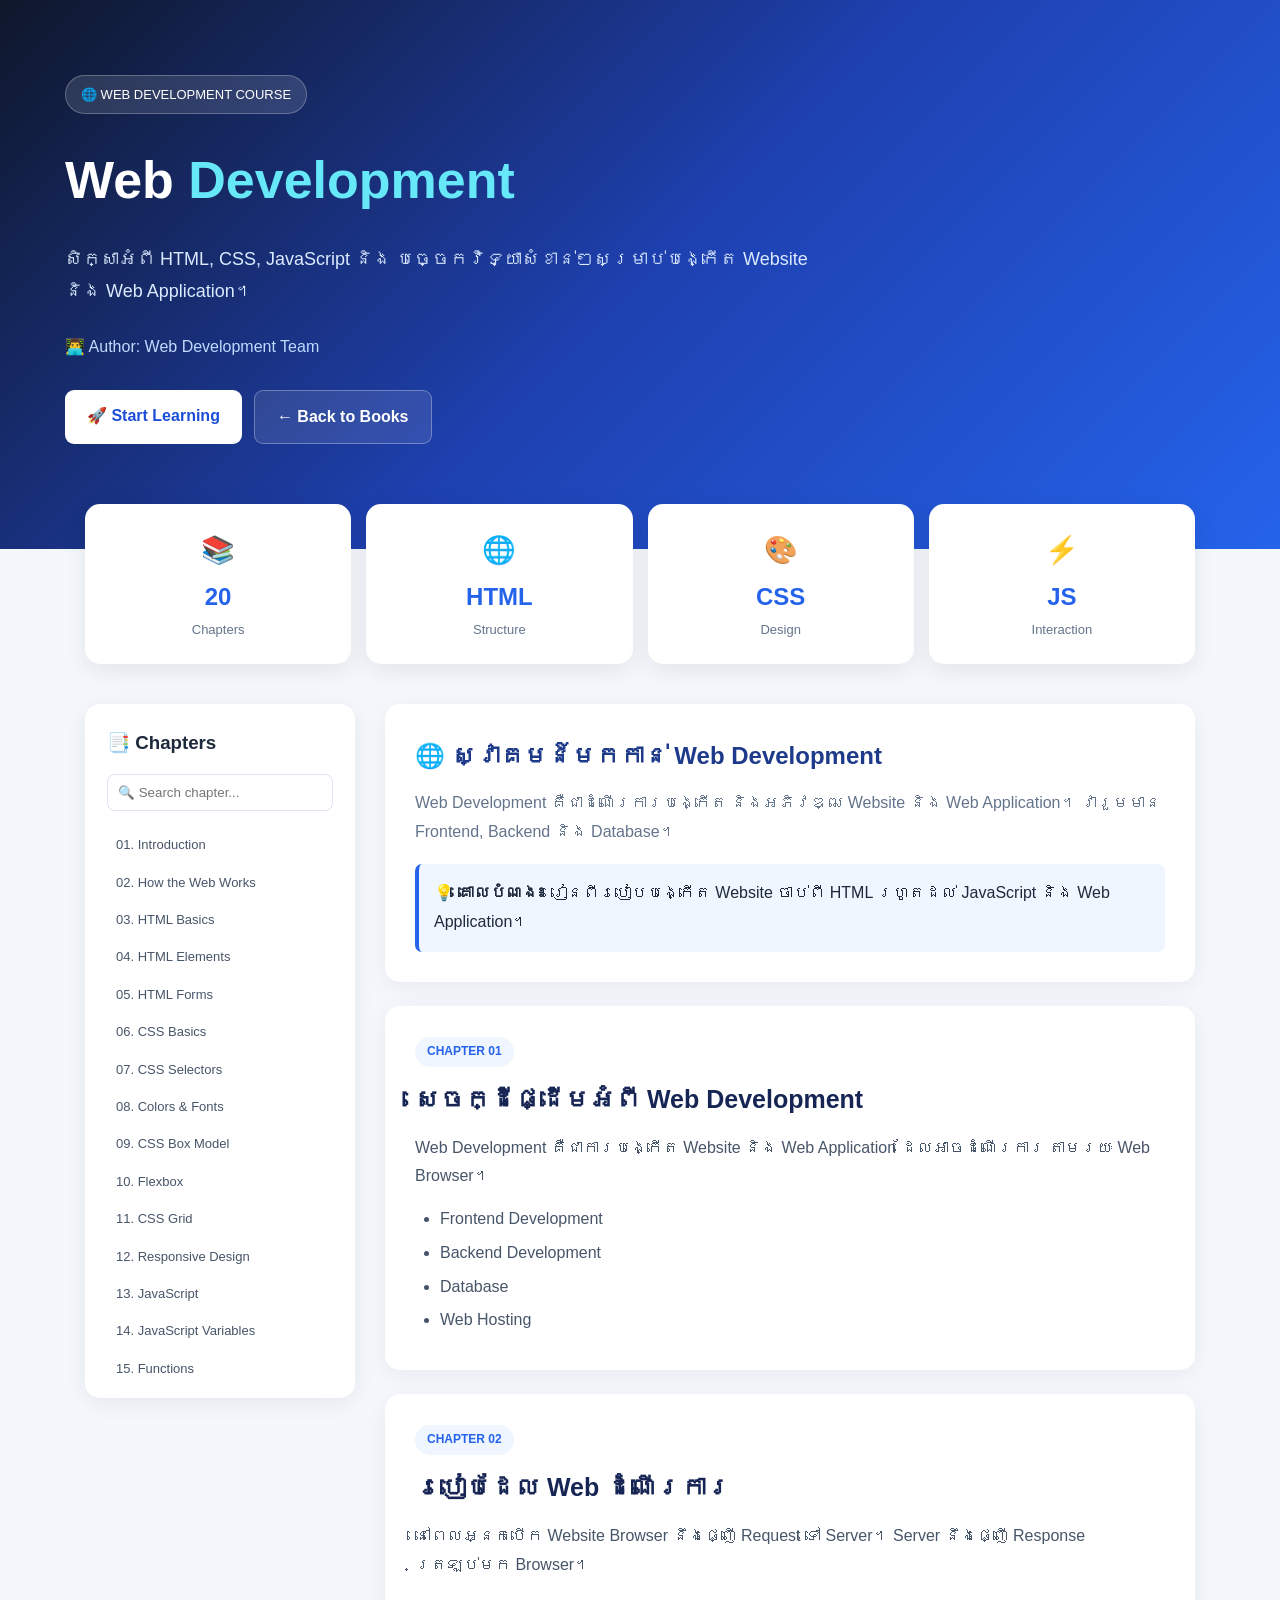
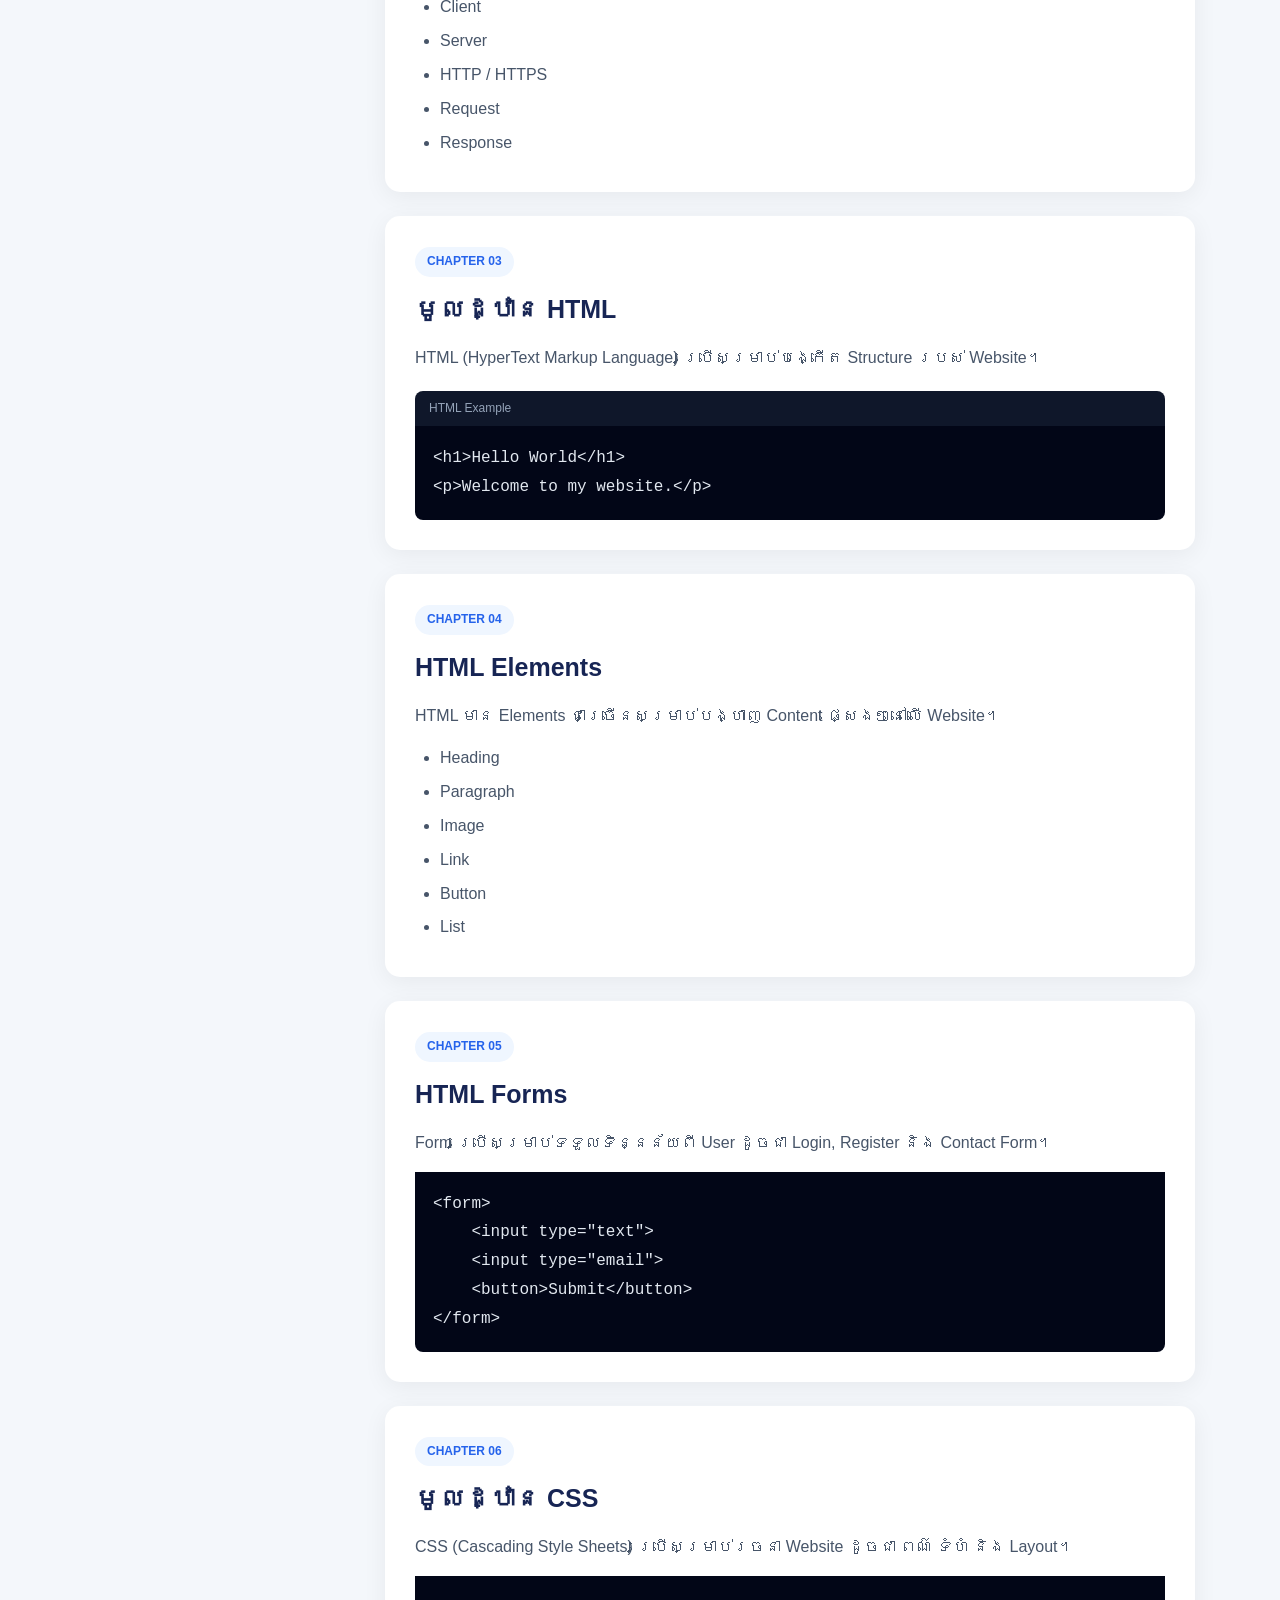
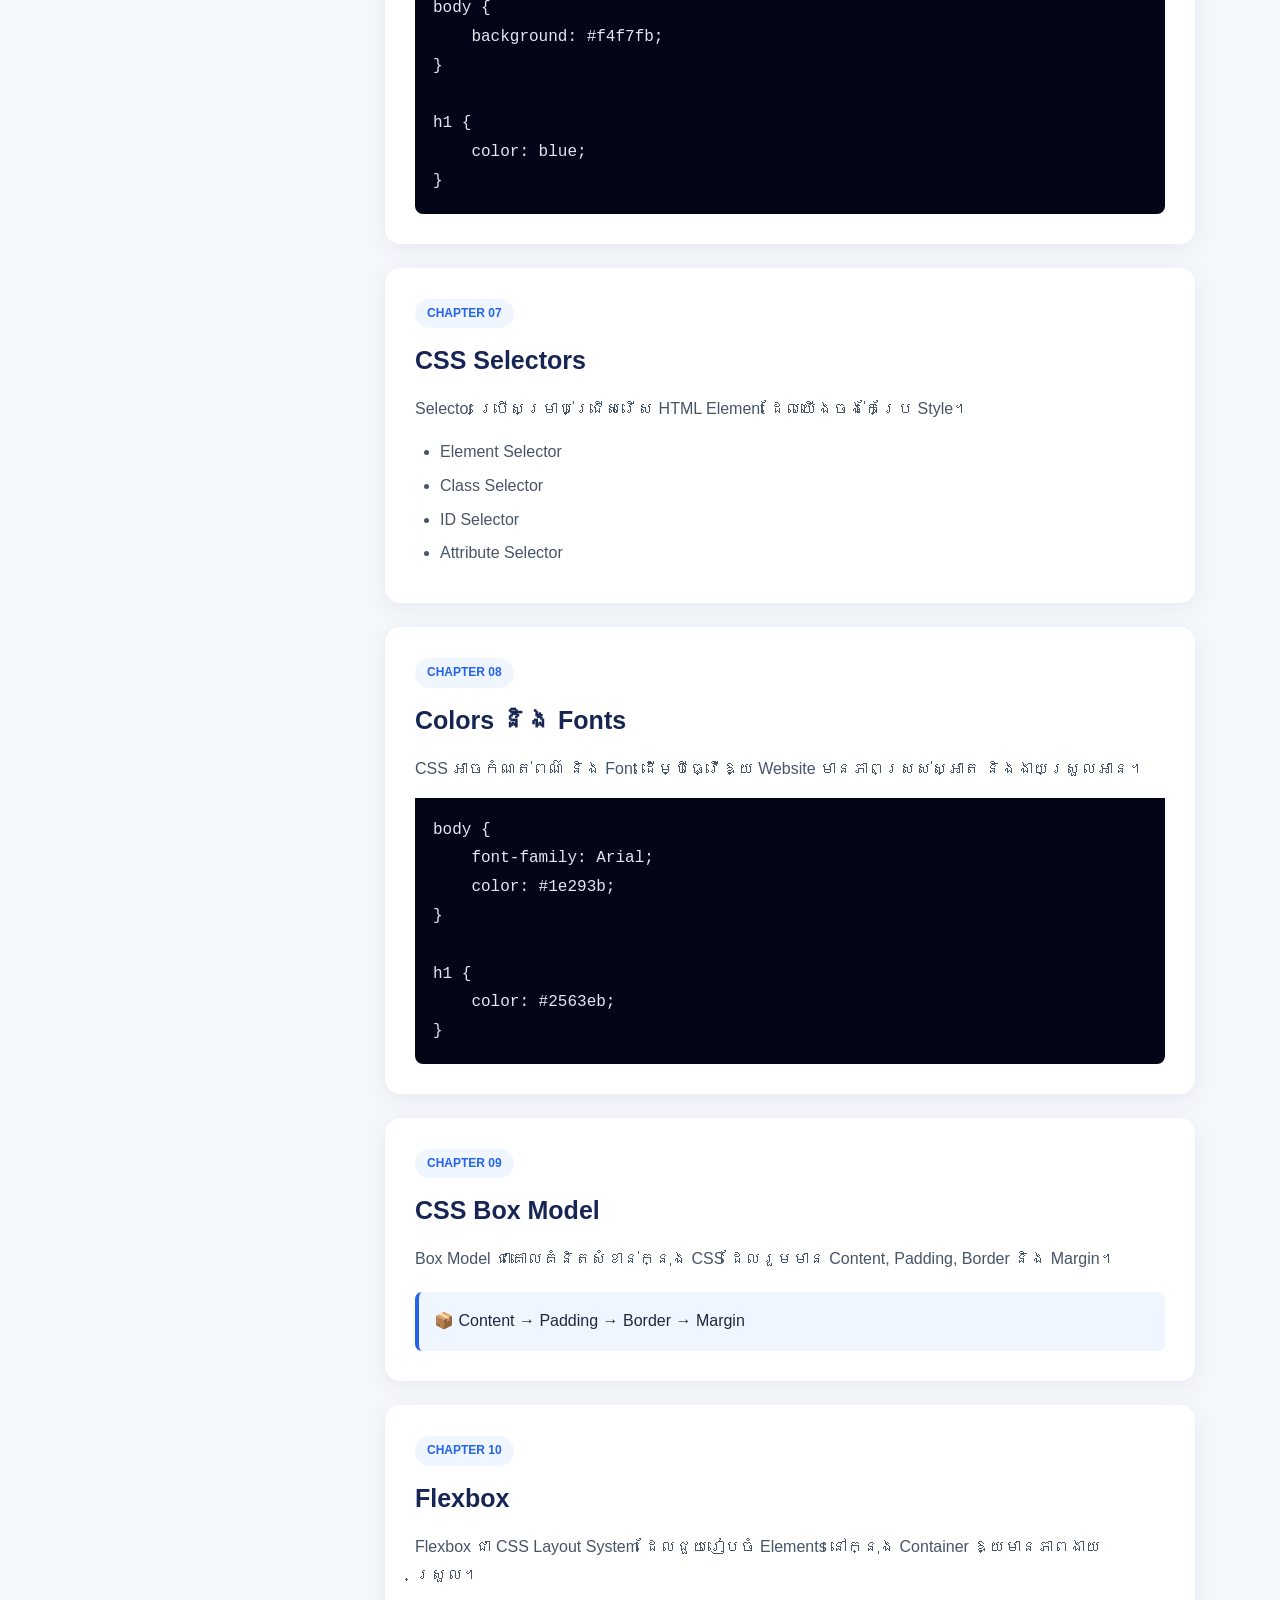
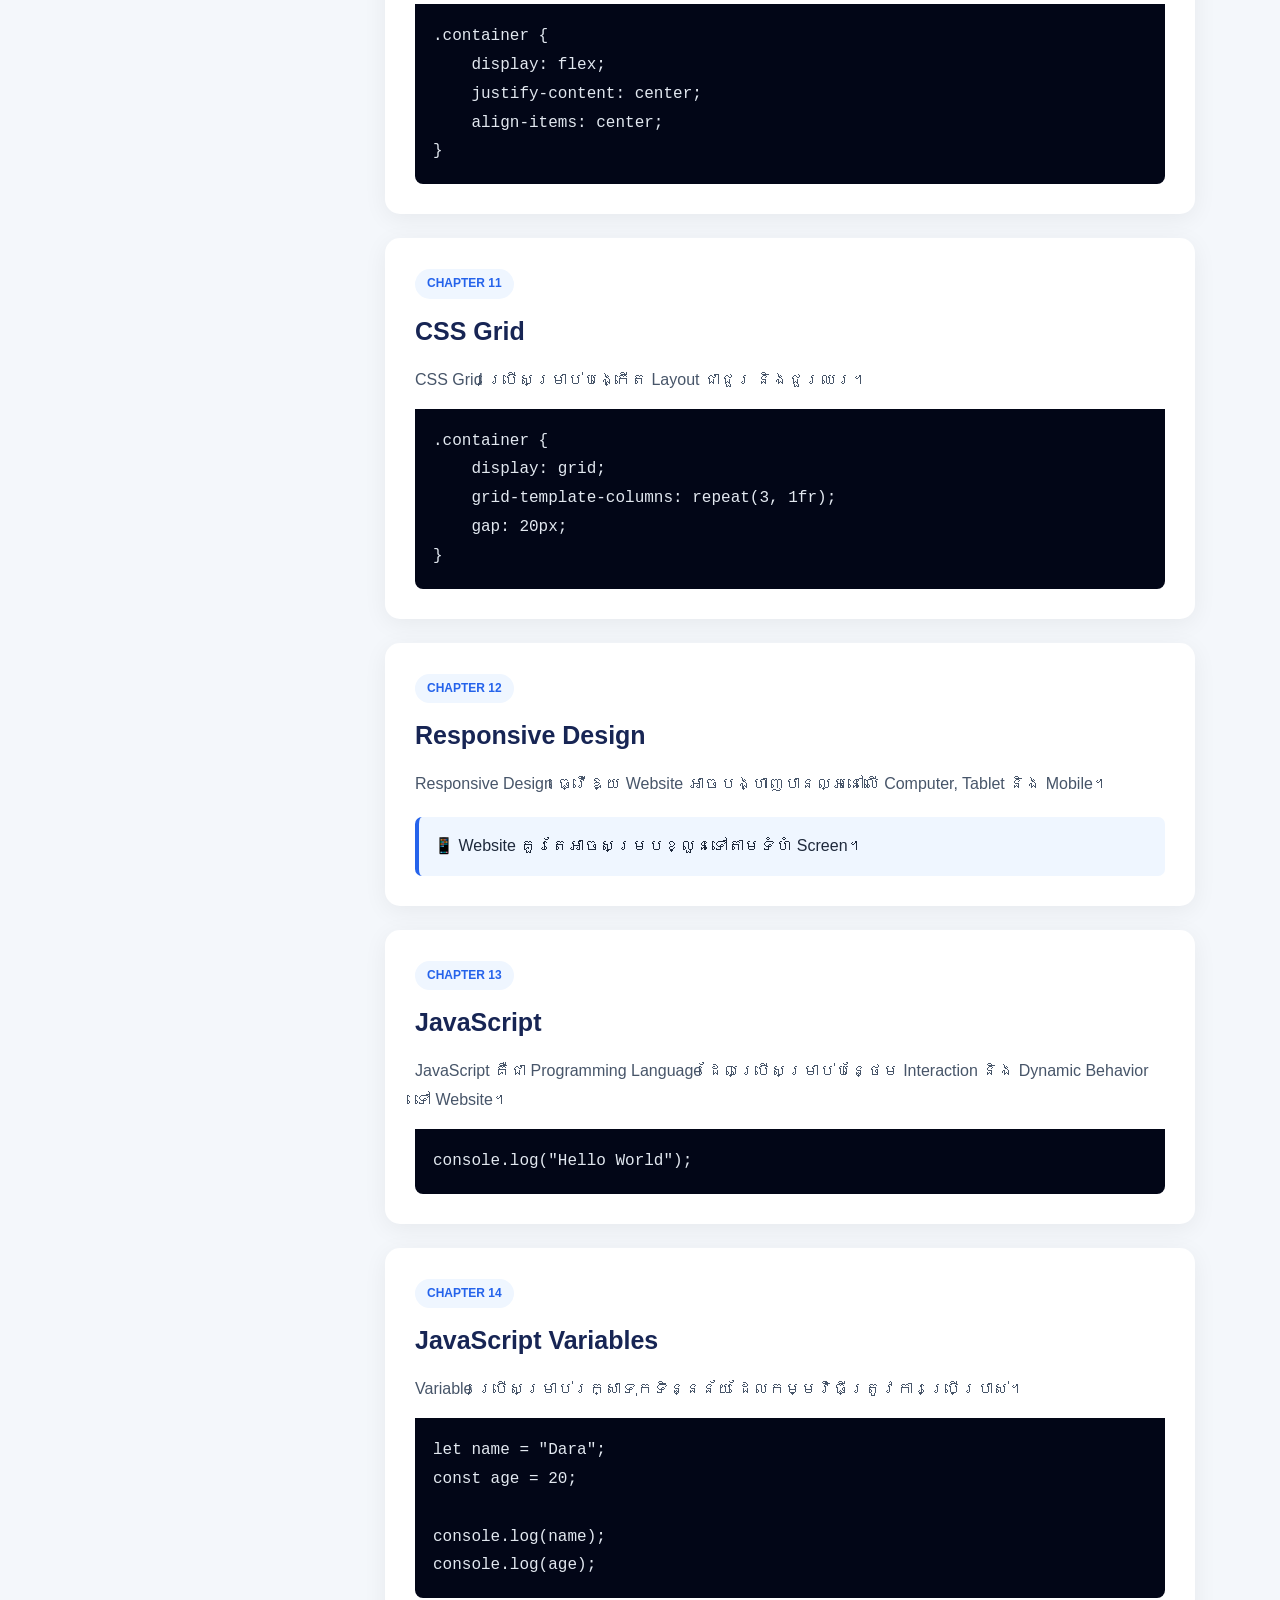
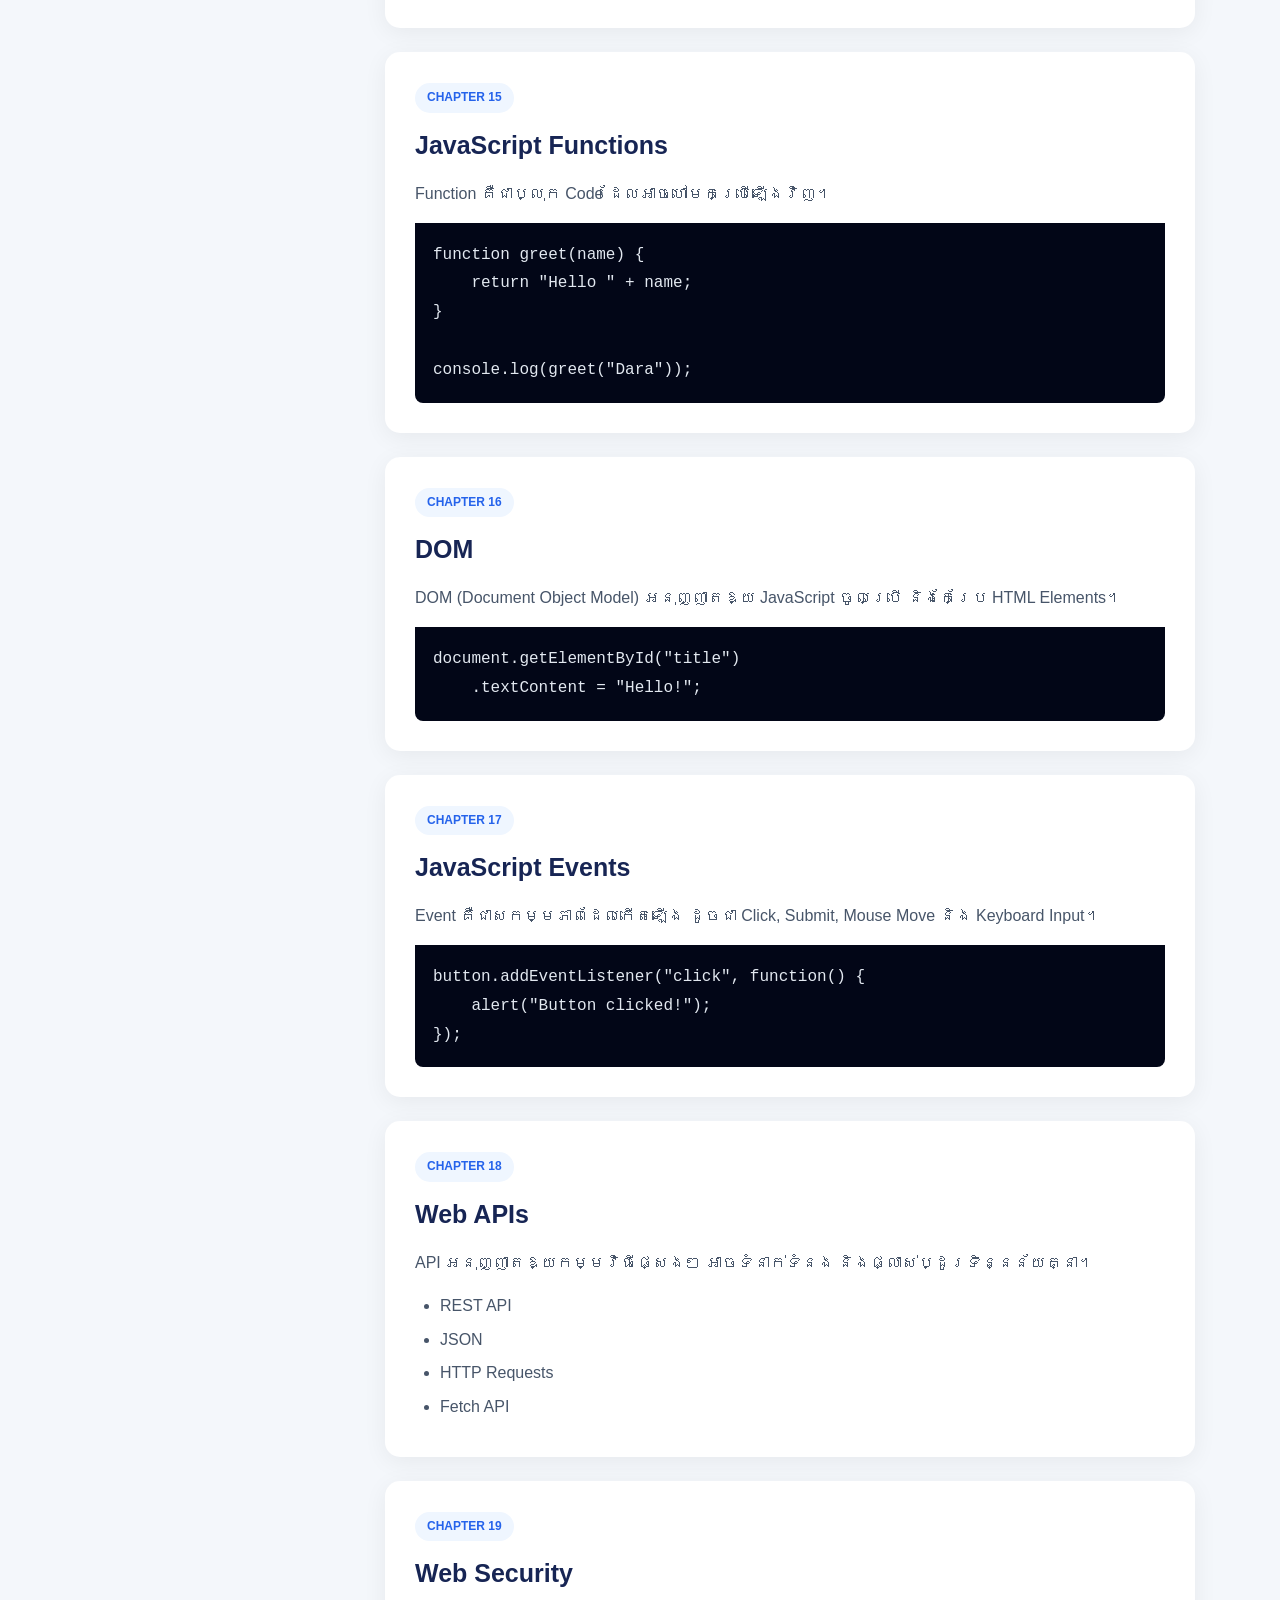
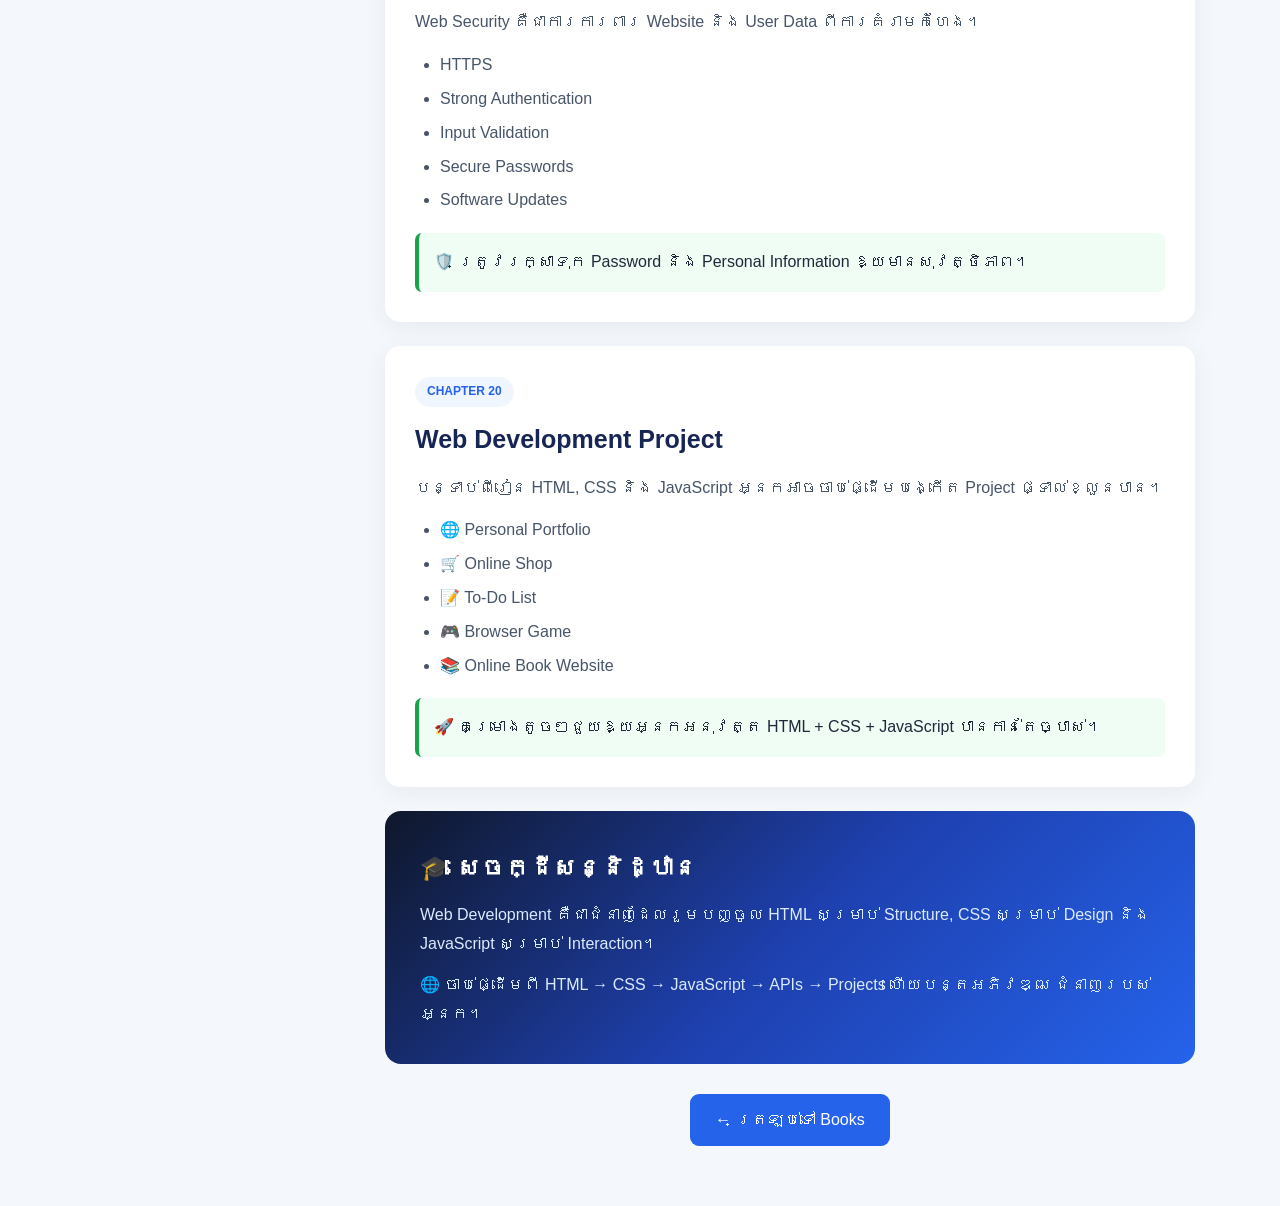
<file: web-development.html>
<!DOCTYPE html>
<html lang="km">
<head>
    <meta charset="UTF-8">
    <meta name="viewport" content="width=device-width, initial-scale=1.0">
    <title>Web Development | Web Development Team</title>

    <style>
        * {
            box-sizing: border-box;
            margin: 0;
            padding: 0;
        }

        html {
            scroll-behavior: smooth;
        }

        body {
            font-family: Arial, "Khmer OS Battambang",
                         "Noto Sans Khmer", sans-serif;
            background: #f4f7fb;
            color: #1e293b;
            line-height: 1.8;
        }

        /* Progress */
        .progress {
            position: fixed;
            top: 0;
            left: 0;
            height: 5px;
            width: 0%;
            background: linear-gradient(90deg, #2563eb, #06b6d4, #22c55e);
            z-index: 9999;
        }

        /* Header */
        .hero {
            background: linear-gradient(135deg, #0f172a, #1e40af, #2563eb);
            color: white;
            padding: 75px 20px 105px;
        }

        .hero-content {
            max-width: 1150px;
            margin: auto;
        }

        .badge {
            display: inline-block;
            background: rgba(255,255,255,.12);
            border: 1px solid rgba(255,255,255,.25);
            padding: 7px 15px;
            border-radius: 30px;
            font-size: 13px;
            margin-bottom: 20px;
        }

        .hero h1 {
            font-size: 52px;
            margin-bottom: 15px;
        }

        .hero h1 span {
            color: #67e8f9;
        }

        .hero p {
            max-width: 780px;
            color: #dbeafe;
            font-size: 18px;
            margin-bottom: 25px;
        }

        .author {
            color: #bfdbfe;
            margin-bottom: 28px;
        }

        .buttons {
            display: flex;
            gap: 12px;
            flex-wrap: wrap;
        }

        .btn {
            text-decoration: none;
            padding: 12px 22px;
            border-radius: 9px;
            font-weight: bold;
        }

        .btn-main {
            background: white;
            color: #1d4ed8;
        }

        .btn-back {
            color: white;
            background: rgba(255,255,255,.1);
            border: 1px solid rgba(255,255,255,.3);
        }

        /* Stats */
        .stats {
            max-width: 1150px;
            margin: -45px auto 40px;
            padding: 0 20px;
            display: grid;
            grid-template-columns: repeat(4, 1fr);
            gap: 15px;
        }

        .stat {
            background: white;
            padding: 22px;
            border-radius: 15px;
            text-align: center;
            box-shadow: 0 7px 25px rgba(0,0,0,.08);
        }

        .stat-icon {
            font-size: 27px;
        }

        .stat-number {
            color: #2563eb;
            font-size: 24px;
            font-weight: bold;
        }

        .stat-label {
            color: #64748b;
            font-size: 13px;
        }

        /* Layout */
        .layout {
            max-width: 1150px;
            margin: auto;
            padding: 0 20px 60px;
            display: grid;
            grid-template-columns: 270px 1fr;
            gap: 30px;
        }

        /* Sidebar */
        .sidebar {
            background: white;
            padding: 22px;
            border-radius: 15px;
            height: fit-content;
            position: sticky;
            top: 20px;
            box-shadow: 0 5px 25px rgba(0,0,0,.07);
        }

        .sidebar h3 {
            margin-bottom: 15px;
        }

        .search {
            width: 100%;
            padding: 10px;
            border: 1px solid #dbe3ee;
            border-radius: 8px;
            margin-bottom: 15px;
            outline: none;
        }

        .search:focus {
            border-color: #2563eb;
        }

        .chapters {
            list-style: none;
            max-height: 550px;
            overflow-y: auto;
        }

        .chapters a {
            display: block;
            text-decoration: none;
            color: #475569;
            font-size: 13px;
            padding: 7px 9px;
            border-radius: 7px;
        }

        .chapters a:hover {
            color: #2563eb;
            background: #eff6ff;
        }

        /* Intro */
        .intro,
        .chapter {
            background: white;
            border-radius: 15px;
            padding: 30px;
            margin-bottom: 24px;
            box-shadow: 0 5px 25px rgba(0,0,0,.06);
        }

        .intro h2 {
            color: #1e3a8a;
            margin-bottom: 12px;
        }

        .intro p {
            color: #64748b;
        }

        /* Chapter */
        .chapter {
            scroll-margin-top: 20px;
        }

        .number {
            display: inline-block;
            color: #2563eb;
            background: #eff6ff;
            padding: 4px 12px;
            border-radius: 30px;
            font-size: 12px;
            font-weight: bold;
            margin-bottom: 10px;
        }

        .chapter h2 {
            color: #172554;
            font-size: 25px;
            margin-bottom: 12px;
        }

        .chapter p {
            color: #475569;
            margin-bottom: 14px;
        }

        .chapter ul {
            padding-left: 25px;
            color: #475569;
        }

        .chapter li {
            margin-bottom: 5px;
        }

        /* Boxes */
        .info {
            background: #eff6ff;
            border-left: 4px solid #2563eb;
            padding: 15px;
            margin-top: 18px;
            border-radius: 7px;
        }

        .tip {
            background: #f0fdf4;
            border-left: 4px solid #16a34a;
            padding: 15px;
            margin-top: 18px;
            border-radius: 7px;
        }

        /* Code */
        .code-title {
            margin-top: 18px;
            background: #0f172a;
            color: #94a3b8;
            padding: 7px 14px;
            border-radius: 8px 8px 0 0;
            font-size: 12px;
        }

        pre {
            background: #020617;
            color: #e2e8f0;
            padding: 18px;
            overflow-x: auto;
            border-radius: 0 0 8px 8px;
            font-family: Consolas, monospace;
        }

        code {
            background: #eff6ff;
            color: #1d4ed8;
            padding: 2px 5px;
            border-radius: 4px;
        }

        /* Conclusion */
        .conclusion {
            background: linear-gradient(135deg, #0f172a, #1e40af, #2563eb);
            color: white;
            padding: 35px;
            border-radius: 16px;
        }

        .conclusion h2 {
            margin-bottom: 12px;
        }

        .conclusion p {
            color: #dbeafe;
        }

        .back {
            text-align: center;
            margin-top: 30px;
        }

        .back a {
            display: inline-block;
            padding: 12px 25px;
            background: #2563eb;
            color: white;
            text-decoration: none;
            border-radius: 9px;
        }

        /* Top */
        #top {
            display: none;
            position: fixed;
            right: 25px;
            bottom: 25px;
            width: 45px;
            height: 45px;
            border: none;
            border-radius: 50%;
            background: #2563eb;
            color: white;
            font-size: 20px;
            cursor: pointer;
        }

        @media(max-width: 900px) {
            .layout {
                grid-template-columns: 1fr;
            }

            .sidebar {
                position: relative;
            }

            .stats {
                grid-template-columns: repeat(2, 1fr);
            }

            .hero h1 {
                font-size: 40px;
            }
        }

        @media(max-width: 600px) {
            .hero h1 {
                font-size: 32px;
            }

            .stats {
                grid-template-columns: 1fr 1fr;
            }

            .chapter,
            .intro {
                padding: 22px;
            }
        }
    </style>
</head>

<body>

<div class="progress" id="progress"></div>

<!-- HERO -->
<header class="hero">

    <div class="hero-content">

        <div class="badge">
            🌐 WEB DEVELOPMENT COURSE
        </div>

        <h1>
            Web <span>Development</span>
        </h1>

        <p>
            សិក្សាអំពី HTML, CSS, JavaScript និង
            បច្ចេកវិទ្យាសំខាន់ៗសម្រាប់បង្កើត
            Website និង Web Application។
        </p>

        <div class="author">
            👨‍💻 Author: Web Development Team
        </div>

        <div class="buttons">

            <a href="#chapter-1" class="btn btn-main">
                🚀 Start Learning
            </a>

            <a href="books.html" class="btn btn-back">
                ← Back to Books
            </a>

        </div>

    </div>

</header>


<!-- STATS -->
<div class="stats">

    <div class="stat">
        <div class="stat-icon">📚</div>
        <div class="stat-number">20</div>
        <div class="stat-label">Chapters</div>
    </div>

    <div class="stat">
        <div class="stat-icon">🌐</div>
        <div class="stat-number">HTML</div>
        <div class="stat-label">Structure</div>
    </div>

    <div class="stat">
        <div class="stat-icon">🎨</div>
        <div class="stat-number">CSS</div>
        <div class="stat-label">Design</div>
    </div>

    <div class="stat">
        <div class="stat-icon">⚡</div>
        <div class="stat-number">JS</div>
        <div class="stat-label">Interaction</div>
    </div>

</div>


<div class="layout">

    <!-- SIDEBAR -->
    <aside class="sidebar">

        <h3>📑 Chapters</h3>

        <input
            type="text"
            id="search"
            class="search"
            placeholder="🔍 Search chapter..."
        >

        <ul class="chapters">

            <li><a href="#chapter-1">01. Introduction</a></li>
            <li><a href="#chapter-2">02. How the Web Works</a></li>
            <li><a href="#chapter-3">03. HTML Basics</a></li>
            <li><a href="#chapter-4">04. HTML Elements</a></li>
            <li><a href="#chapter-5">05. HTML Forms</a></li>
            <li><a href="#chapter-6">06. CSS Basics</a></li>
            <li><a href="#chapter-7">07. CSS Selectors</a></li>
            <li><a href="#chapter-8">08. Colors & Fonts</a></li>
            <li><a href="#chapter-9">09. CSS Box Model</a></li>
            <li><a href="#chapter-10">10. Flexbox</a></li>
            <li><a href="#chapter-11">11. CSS Grid</a></li>
            <li><a href="#chapter-12">12. Responsive Design</a></li>
            <li><a href="#chapter-13">13. JavaScript</a></li>
            <li><a href="#chapter-14">14. JavaScript Variables</a></li>
            <li><a href="#chapter-15">15. Functions</a></li>
            <li><a href="#chapter-16">16. DOM</a></li>
            <li><a href="#chapter-17">17. Events</a></li>
            <li><a href="#chapter-18">18. APIs</a></li>
            <li><a href="#chapter-19">19. Web Security</a></li>
            <li><a href="#chapter-20">20. Web Project</a></li>

        </ul>

    </aside>


    <!-- CONTENT -->
    <main>

        <!-- INTRO -->
        <div class="intro">

            <h2>🌐 ស្វាគមន៍មកកាន់ Web Development</h2>

            <p>
                Web Development គឺជាដំណើរការបង្កើត និងអភិវឌ្ឍ
                Website និង Web Application។
                វារួមមាន Frontend, Backend និង Database។
            </p>

            <div class="info">
                💡 <strong>គោលបំណង៖</strong>
                រៀនពីរបៀបបង្កើត Website ចាប់ពី HTML
                រហូតដល់ JavaScript និង Web Application។
            </div>

        </div>


        <!-- 1 -->
        <section class="chapter" id="chapter-1">

            <span class="number">CHAPTER 01</span>

            <h2>សេចក្ដីផ្ដើមអំពី Web Development</h2>

            <p>
                Web Development គឺជាការបង្កើត Website
                និង Web Application ដែលអាចដំណើរការ
                តាមរយៈ Web Browser។
            </p>

            <ul>
                <li>Frontend Development</li>
                <li>Backend Development</li>
                <li>Database</li>
                <li>Web Hosting</li>
            </ul>

        </section>


        <!-- 2 -->
        <section class="chapter" id="chapter-2">

            <span class="number">CHAPTER 02</span>

            <h2>របៀបដែល Web ដំណើរការ</h2>

            <p>
                នៅពេលអ្នកបើក Website Browser
                នឹងផ្ញើ Request ទៅ Server។
                Server នឹងផ្ញើ Response ត្រឡប់មក Browser។
            </p>

            <ul>
                <li>Client</li>
                <li>Server</li>
                <li>HTTP / HTTPS</li>
                <li>Request</li>
                <li>Response</li>
            </ul>

        </section>


        <!-- 3 -->
        <section class="chapter" id="chapter-3">

            <span class="number">CHAPTER 03</span>

            <h2>មូលដ្ឋាន HTML</h2>

            <p>
                HTML (HyperText Markup Language)
                ប្រើសម្រាប់បង្កើត Structure របស់ Website។
            </p>

            <div class="code-title">HTML Example</div>

<pre>
&lt;h1&gt;Hello World&lt;/h1&gt;
&lt;p&gt;Welcome to my website.&lt;/p&gt;
</pre>

        </section>


        <!-- 4 -->
        <section class="chapter" id="chapter-4">

            <span class="number">CHAPTER 04</span>

            <h2>HTML Elements</h2>

            <p>
                HTML មាន Elements ជាច្រើនសម្រាប់បង្ហាញ
                Content ផ្សេងៗនៅលើ Website។
            </p>

            <ul>
                <li>Heading</li>
                <li>Paragraph</li>
                <li>Image</li>
                <li>Link</li>
                <li>Button</li>
                <li>List</li>
            </ul>

        </section>


        <!-- 5 -->
        <section class="chapter" id="chapter-5">

            <span class="number">CHAPTER 05</span>

            <h2>HTML Forms</h2>

            <p>
                Form ប្រើសម្រាប់ទទួលទិន្នន័យពី User
                ដូចជា Login, Register និង Contact Form។
            </p>

<pre>
&lt;form&gt;
    &lt;input type="text"&gt;
    &lt;input type="email"&gt;
    &lt;button&gt;Submit&lt;/button&gt;
&lt;/form&gt;
</pre>

        </section>


        <!-- 6 -->
        <section class="chapter" id="chapter-6">

            <span class="number">CHAPTER 06</span>

            <h2>មូលដ្ឋាន CSS</h2>

            <p>
                CSS (Cascading Style Sheets)
                ប្រើសម្រាប់រចនា Website ដូចជា
                ពណ៌ ទំហំ និង Layout។
            </p>

<pre>
body {
    background: #f4f7fb;
}

h1 {
    color: blue;
}
</pre>

        </section>


        <!-- 7 -->
        <section class="chapter" id="chapter-7">

            <span class="number">CHAPTER 07</span>

            <h2>CSS Selectors</h2>

            <p>
                Selector ប្រើសម្រាប់ជ្រើសរើស HTML Element
                ដែលយើងចង់កែប្រែ Style។
            </p>

            <ul>
                <li>Element Selector</li>
                <li>Class Selector</li>
                <li>ID Selector</li>
                <li>Attribute Selector</li>
            </ul>

        </section>


        <!-- 8 -->
        <section class="chapter" id="chapter-8">

            <span class="number">CHAPTER 08</span>

            <h2>Colors និង Fonts</h2>

            <p>
                CSS អាចកំណត់ពណ៌ និង Font
                ដើម្បីធ្វើឱ្យ Website មានភាពស្រស់ស្អាត
                និងងាយស្រួលអាន។
            </p>

<pre>
body {
    font-family: Arial;
    color: #1e293b;
}

h1 {
    color: #2563eb;
}
</pre>

        </section>


        <!-- 9 -->
        <section class="chapter" id="chapter-9">

            <span class="number">CHAPTER 09</span>

            <h2>CSS Box Model</h2>

            <p>
                Box Model ជាគោលគំនិតសំខាន់ក្នុង CSS
                ដែលរួមមាន Content, Padding, Border និង Margin។
            </p>

            <div class="info">
                📦 Content → Padding → Border → Margin
            </div>

        </section>


        <!-- 10 -->
        <section class="chapter" id="chapter-10">

            <span class="number">CHAPTER 10</span>

            <h2>Flexbox</h2>

            <p>
                Flexbox ជា CSS Layout System
                ដែលជួយរៀបចំ Elements នៅក្នុង Container
                ឱ្យមានភាពងាយស្រួល។
            </p>

<pre>
.container {
    display: flex;
    justify-content: center;
    align-items: center;
}
</pre>

        </section>


        <!-- 11 -->
        <section class="chapter" id="chapter-11">

            <span class="number">CHAPTER 11</span>

            <h2>CSS Grid</h2>

            <p>
                CSS Grid ប្រើសម្រាប់បង្កើត Layout
                ជាជួរ និងជួរឈរ។
            </p>

<pre>
.container {
    display: grid;
    grid-template-columns: repeat(3, 1fr);
    gap: 20px;
}
</pre>

        </section>


        <!-- 12 -->
        <section class="chapter" id="chapter-12">

            <span class="number">CHAPTER 12</span>

            <h2>Responsive Design</h2>

            <p>
                Responsive Design ធ្វើឱ្យ Website
                អាចបង្ហាញបានល្អនៅលើ Computer,
                Tablet និង Mobile។
            </p>

            <div class="info">
                📱 Website គួរតែអាចសម្របខ្លួនទៅតាមទំហំ Screen។
            </div>

        </section>


        <!-- 13 -->
        <section class="chapter" id="chapter-13">

            <span class="number">CHAPTER 13</span>

            <h2>JavaScript</h2>

            <p>
                JavaScript គឺជា Programming Language
                ដែលប្រើសម្រាប់បន្ថែម Interaction
                និង Dynamic Behavior ទៅ Website។
            </p>

<pre>
console.log("Hello World");
</pre>

        </section>


        <!-- 14 -->
        <section class="chapter" id="chapter-14">

            <span class="number">CHAPTER 14</span>

            <h2>JavaScript Variables</h2>

            <p>
                Variable ប្រើសម្រាប់រក្សាទុកទិន្នន័យ
                ដែលកម្មវិធីត្រូវការប្រើប្រាស់។
            </p>

<pre>
let name = "Dara";
const age = 20;

console.log(name);
console.log(age);
</pre>

        </section>


        <!-- 15 -->
        <section class="chapter" id="chapter-15">

            <span class="number">CHAPTER 15</span>

            <h2>JavaScript Functions</h2>

            <p>
                Function គឺជាប្លុក Code
                ដែលអាចហៅមកប្រើឡើងវិញ។
            </p>

<pre>
function greet(name) {
    return "Hello " + name;
}

console.log(greet("Dara"));
</pre>

        </section>


        <!-- 16 -->
        <section class="chapter" id="chapter-16">

            <span class="number">CHAPTER 16</span>

            <h2>DOM</h2>

            <p>
                DOM (Document Object Model)
                អនុញ្ញាតឱ្យ JavaScript
                ចូលប្រើ និងកែប្រែ HTML Elements។
            </p>

<pre>
document.getElementById("title")
    .textContent = "Hello!";
</pre>

        </section>


        <!-- 17 -->
        <section class="chapter" id="chapter-17">

            <span class="number">CHAPTER 17</span>

            <h2>JavaScript Events</h2>

            <p>
                Event គឺជាសកម្មភាពដែលកើតឡើង
                ដូចជា Click, Submit, Mouse Move
                និង Keyboard Input។
            </p>

<pre>
button.addEventListener("click", function() {
    alert("Button clicked!");
});
</pre>

        </section>


        <!-- 18 -->
        <section class="chapter" id="chapter-18">

            <span class="number">CHAPTER 18</span>

            <h2>Web APIs</h2>

            <p>
                API អនុញ្ញាតឱ្យកម្មវិធីផ្សេងៗ
                អាចទំនាក់ទំនង និងផ្លាស់ប្ដូរទិន្នន័យគ្នា។
            </p>

            <ul>
                <li>REST API</li>
                <li>JSON</li>
                <li>HTTP Requests</li>
                <li>Fetch API</li>
            </ul>

        </section>


        <!-- 19 -->
        <section class="chapter" id="chapter-19">

            <span class="number">CHAPTER 19</span>

            <h2>Web Security</h2>

            <p>
                Web Security គឺជាការការពារ Website
                និង User Data ពីការគំរាមកំហែង។
            </p>

            <ul>
                <li>HTTPS</li>
                <li>Strong Authentication</li>
                <li>Input Validation</li>
                <li>Secure Passwords</li>
                <li>Software Updates</li>
            </ul>

            <div class="tip">
                🛡️ ត្រូវរក្សាទុក Password និង
                Personal Information ឱ្យមានសុវត្ថិភាព។
            </div>

        </section>


        <!-- 20 -->
        <section class="chapter" id="chapter-20">

            <span class="number">CHAPTER 20</span>

            <h2>Web Development Project</h2>

            <p>
                បន្ទាប់ពីរៀន HTML, CSS និង JavaScript
                អ្នកអាចចាប់ផ្ដើមបង្កើត Project
                ផ្ទាល់ខ្លួនបាន។
            </p>

            <ul>
                <li>🌐 Personal Portfolio</li>
                <li>🛒 Online Shop</li>
                <li>📝 To-Do List</li>
                <li>🎮 Browser Game</li>
                <li>📚 Online Book Website</li>
            </ul>

            <div class="tip">
                🚀 គម្រោងតូចៗជួយឱ្យអ្នកអនុវត្ត
                HTML + CSS + JavaScript បានកាន់តែច្បាស់។
            </div>

        </section>


        <!-- Conclusion -->
        <div class="conclusion">

            <h2>🎓 សេចក្ដីសន្និដ្ឋាន</h2>

            <p>
                Web Development គឺជាជំនាញដែលរួមបញ្ចូល
                HTML សម្រាប់ Structure,
                CSS សម្រាប់ Design និង
                JavaScript សម្រាប់ Interaction។
            </p>

            <p style="margin-top:12px;">
                🌐 ចាប់ផ្ដើមពី HTML → CSS → JavaScript
                → APIs → Projects ហើយបន្តអភិវឌ្ឍ
                ជំនាញរបស់អ្នក។
            </p>

        </div>


        <div class="back">

            <a href="books.html">
                ← ត្រឡប់ទៅ Books
            </a>

        </div>

    </main>

</div>


<button id="top">↑</button>


<script>

    // Reading progress
    window.addEventListener("scroll", function () {

        const scrollTop = window.scrollY;

        const height =
            document.documentElement.scrollHeight -
            document.documentElement.clientHeight;

        const percent =
            (scrollTop / height) * 100;

        document.getElementById("progress")
            .style.width = percent + "%";
    });


    // Back to top
    const topButton =
        document.getElementById("top");

    window.addEventListener("scroll", function () {

        if (window.scrollY > 400) {
            topButton.style.display = "block";
        } else {
            topButton.style.display = "none";
        }

    });

    topButton.addEventListener("click", function () {

        window.scrollTo({
            top: 0,
            behavior: "smooth"
        });

    });


    // Search chapters
    const search =
        document.getElementById("search");

    const chapter =
        document.querySelectorAll(".chapter");

    search.addEventListener("input", function () {

        const value =
            search.value.toLowerCase();

        chapter.forEach(function (item) {

            if (
                item.textContent
                .toLowerCase()
                .includes(value)
            ) {
                item.style.display = "block";
            } else {
                item.style.display = "none";
            }

        });

    });

</script>

</body>
</html>
</file>
<file: css/style.css>
* {
    margin: 0;
    padding: 0;
    box-sizing: border-box;
}

body {
    font-family: Arial, sans-serif;
    background: #f5f7fb;
    color: #1f2937;
}


/* NAVBAR */

.navbar {
    height: 75px;
    background: white;

    display: flex;
    align-items: center;
    justify-content: space-between;

    padding: 0 8%;

    box-shadow: 0 2px 10px rgba(0,0,0,0.05);
}

.logo {
    font-size: 25px;
    font-weight: bold;
}

.logo span {
    color: #2563eb;
}

.nav-links {
    display: flex;
    gap: 30px;
}

.nav-links a {
    text-decoration: none;
    color: #374151;
    font-weight: 500;
}

.nav-links a:hover {
    color: #2563eb;
}

.login-btn {
    background: #2563eb;
    color: white;

    border: none;
    padding: 10px 20px;

    border-radius: 8px;

    cursor: pointer;
}


/* HERO */

.hero {
    min-height: 500px;

    display: flex;
    align-items: center;
    justify-content: space-between;

    padding: 70px 10%;

    background: linear-gradient(
        135deg,
        #eff6ff,
        #ffffff
    );
}

.hero-text {
    max-width: 600px;
}

.small-title {
    color: #2563eb;
    font-size: 13px;
    font-weight: bold;
    letter-spacing: 2px;
    margin-bottom: 12px;
}

.hero h1 {
    font-size: 50px;
    line-height: 1.15;
    margin-bottom: 20px;
}

.hero h1 span {
    color: #2563eb;
}

.hero p {
    font-size: 17px;
    line-height: 1.7;
    color: #6b7280;
}

.hero-buttons {
    margin-top: 30px;
    display: flex;
    gap: 15px;
}

.primary-btn,
.secondary-btn {
    padding: 13px 22px;
    border-radius: 8px;
    text-decoration: none;
    font-weight: bold;
}

.primary-btn {
    background: #2563eb;
    color: white;
}

.secondary-btn {
    background: white;
    color: #2563eb;
    border: 1px solid #2563eb;
}

.hero-image {
    width: 300px;
    height: 300px;

    border-radius: 50%;

    display: flex;
    align-items: center;
    justify-content: center;

    font-size: 130px;

    background: white;

    box-shadow: 0 20px 50px rgba(0,0,0,0.1);
}


/* SEARCH */

.search-section {
    text-align: center;
    padding: 50px 10%;
    background: white;
}

.search-section h2 {
    margin-bottom: 20px;
}

.search-box {
    max-width: 650px;
    margin: auto;

    display: flex;

    border: 1px solid #ddd;
    border-radius: 10px;

    overflow: hidden;
}

.search-box input {
    flex: 1;

    padding: 15px;

    border: none;
    outline: none;

    font-size: 15px;
}

.search-box button {
    padding: 0 25px;

    border: none;

    background: #2563eb;
    color: white;

    cursor: pointer;
}


/* SECTION */

.section {
    padding: 70px 10%;
}

.section-title {
    display: flex;
    justify-content: space-between;
    align-items: center;

    margin-bottom: 30px;
}

.section-title h2 {
    font-size: 30px;
}

.section-title a {
    color: #2563eb;
    text-decoration: none;
    font-weight: bold;
}


/* CATEGORIES */

.category-grid {
    display: grid;

    grid-template-columns:
        repeat(6, 1fr);

    gap: 15px;
}

.category-card {
    background: white;

    padding: 25px 15px;

    text-align: center;

    border-radius: 12px;

    box-shadow:
        0 5px 20px rgba(0,0,0,0.05);

    transition: 0.3s;
}

.category-card:hover {
    transform: translateY(-5px);
}

.category-icon {
    font-size: 40px;
    margin-bottom: 12px;
}

.category-card h3 {
    font-size: 15px;
}

.category-card p {
    color: #9ca3af;
    margin-top: 7px;
    font-size: 13px;
}


/* BOOKS */

.book-grid {
    display: grid;

    grid-template-columns:
        repeat(4, 1fr);

    gap: 25px;
}

.book-card {
    background: white;

    border-radius: 15px;

    overflow: hidden;

    box-shadow:
        0 5px 20px rgba(0,0,0,0.06);

    transition: 0.3s;
}

.book-card:hover {
    transform: translateY(-6px);
}

.book-cover {
    height: 200px;

    display: flex;

    align-items: center;
    justify-content: center;

    font-size: 75px;
}

.python {
    background: #fef3c7;
}

.network {
    background: #dbeafe;
}

.database {
    background: #dcfce7;
}

.security {
    background: #fee2e2;
}

.book-info {
    padding: 20px;
}

.book-category {
    font-size: 12px;

    color: #2563eb;

    font-weight: bold;
}

.book-info h3 {
    margin: 10px 0;
}

.book-info p {
    color: #6b7280;

    font-size: 14px;

    line-height: 1.5;
}

.book-bottom {
    display: flex;

    justify-content: space-between;

    margin-top: 20px;
}

.book-bottom a {
    color: #2563eb;

    text-decoration: none;

    font-weight: bold;
}


/* STATISTICS */

.statistics {
    background: #2563eb;

    color: white;

    padding: 45px 10%;

    display: grid;

    grid-template-columns:
        repeat(4, 1fr);

    text-align: center;
}

.statistics h2 {
    font-size: 35px;
}

.statistics p {
    margin-top: 5px;
}


/* FOOTER */

footer {
    background: #111827;

    color: white;

    padding: 50px 10%;

    display: grid;

    grid-template-columns:
        2fr 1fr 1fr;

    gap: 50px;
}

footer p {
    color: #9ca3af;

    line-height: 1.7;

    margin-top: 10px;
}

footer a {
    display: block;

    color: #9ca3af;

    text-decoration: none;

    margin-top: 10px;
}

footer a:hover {
    color: white;
}

.copyright {
    background: #111827;

    border-top: 1px solid #374151;

    text-align: center;

    padding: 20px;

    color: #9ca3af;

    font-size: 13px;
}


/* RESPONSIVE */

@media (max-width: 1000px) {

    .category-grid {
        grid-template-columns:
            repeat(3, 1fr);
    }

    .book-grid {
        grid-template-columns:
            repeat(2, 1fr);
    }

    .hero h1 {
        font-size: 40px;
    }
}


@media (max-width: 700px) {

    .nav-links {
        display: none;
    }

    .hero {
        flex-direction: column;

        text-align: center;

        gap: 40px;
    }

    .hero-buttons {
        justify-content: center;
    }

    .category-grid,
    .book-grid,
    .statistics {
        grid-template-columns: 1fr;
    }

    footer {
        grid-template-columns: 1fr;
    }
}
.nav-links {
    margin-left: auto;
    display: flex;
    align-items: center;
    gap: 40px;
    white-space: nowrap;
}
</file>
